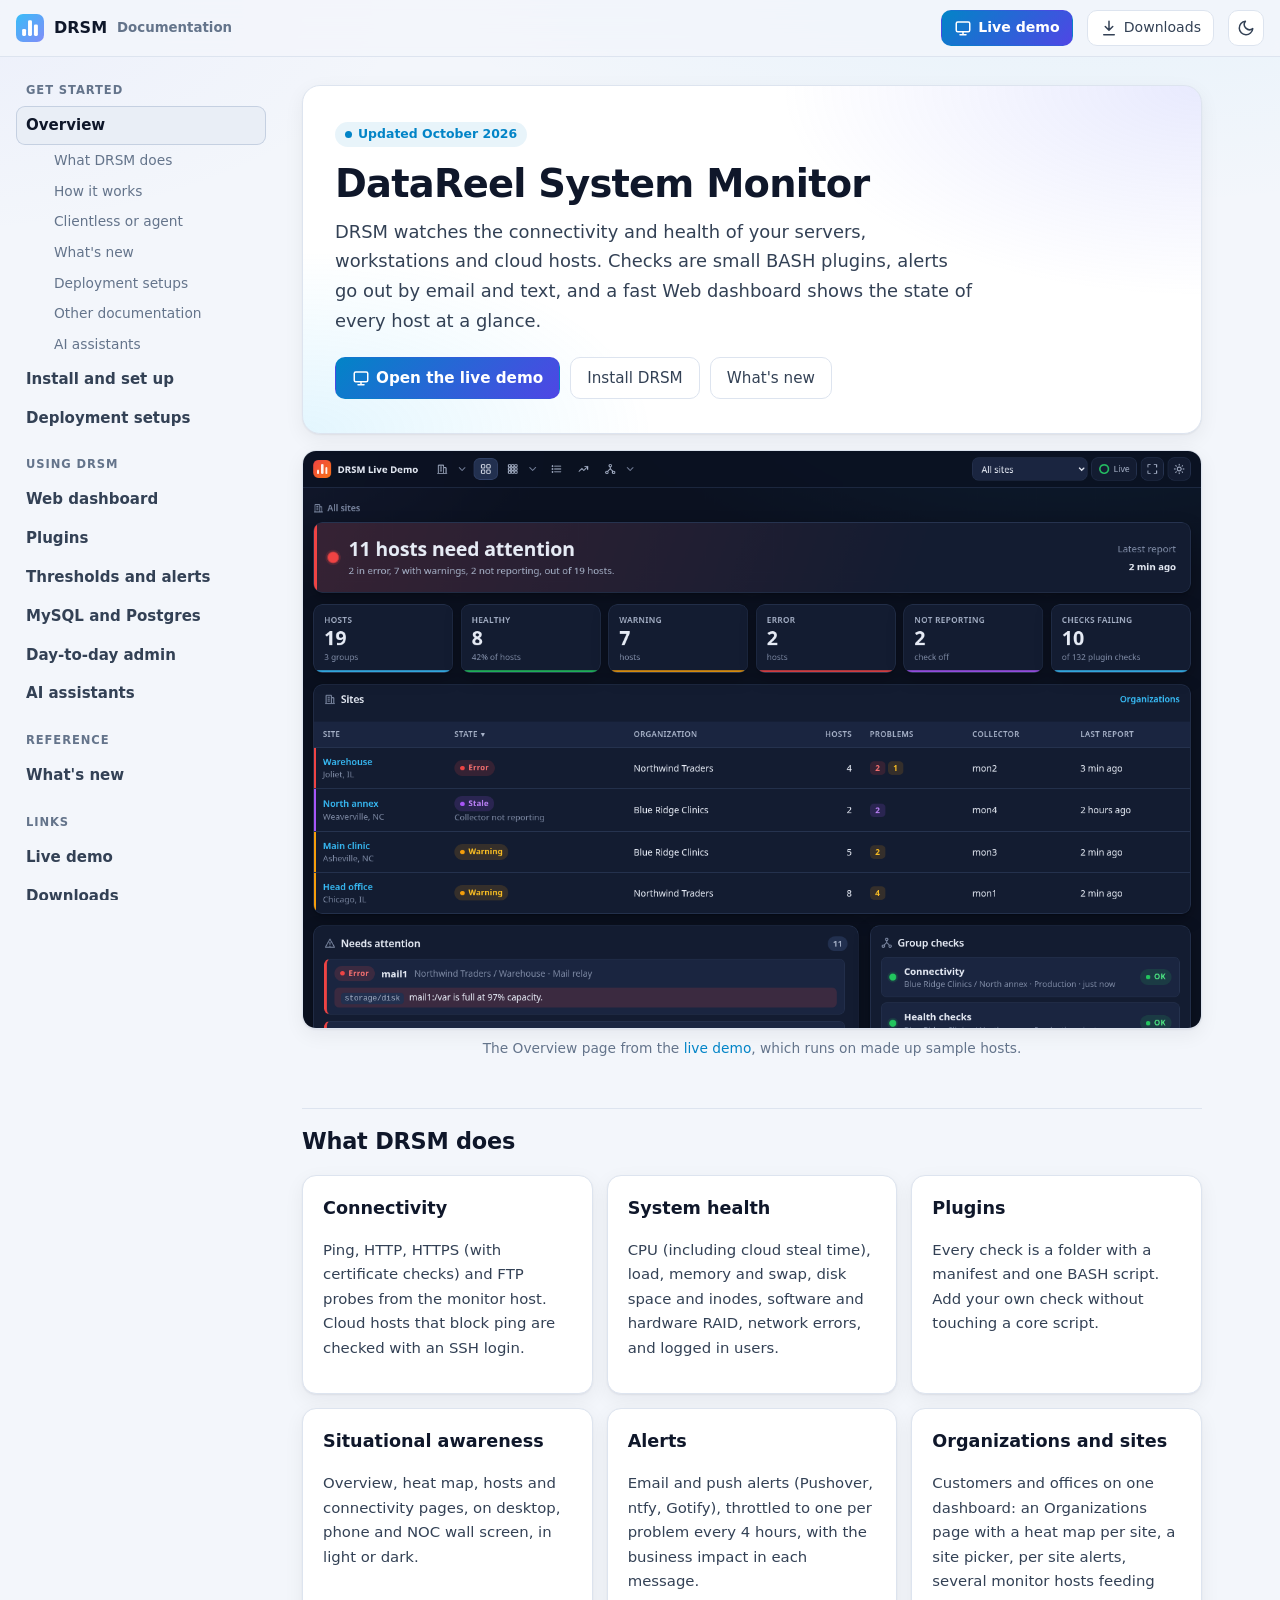
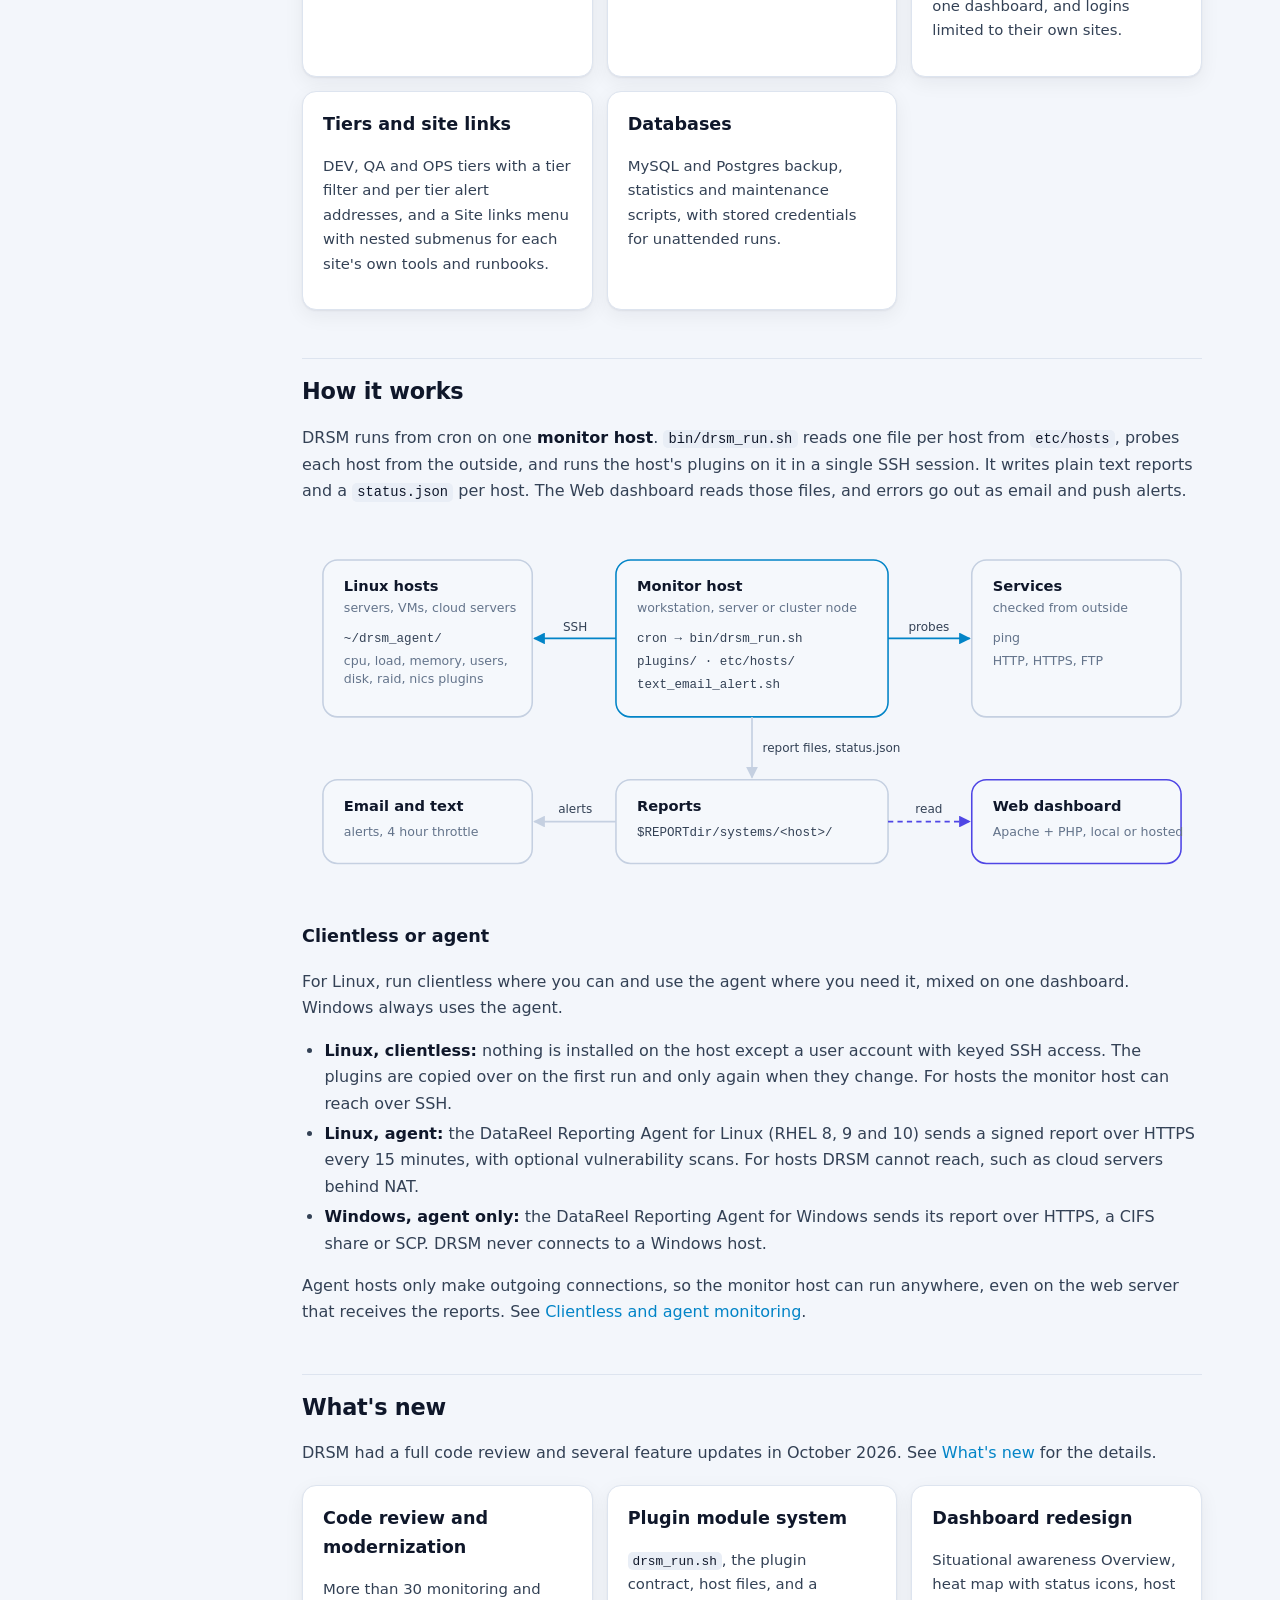
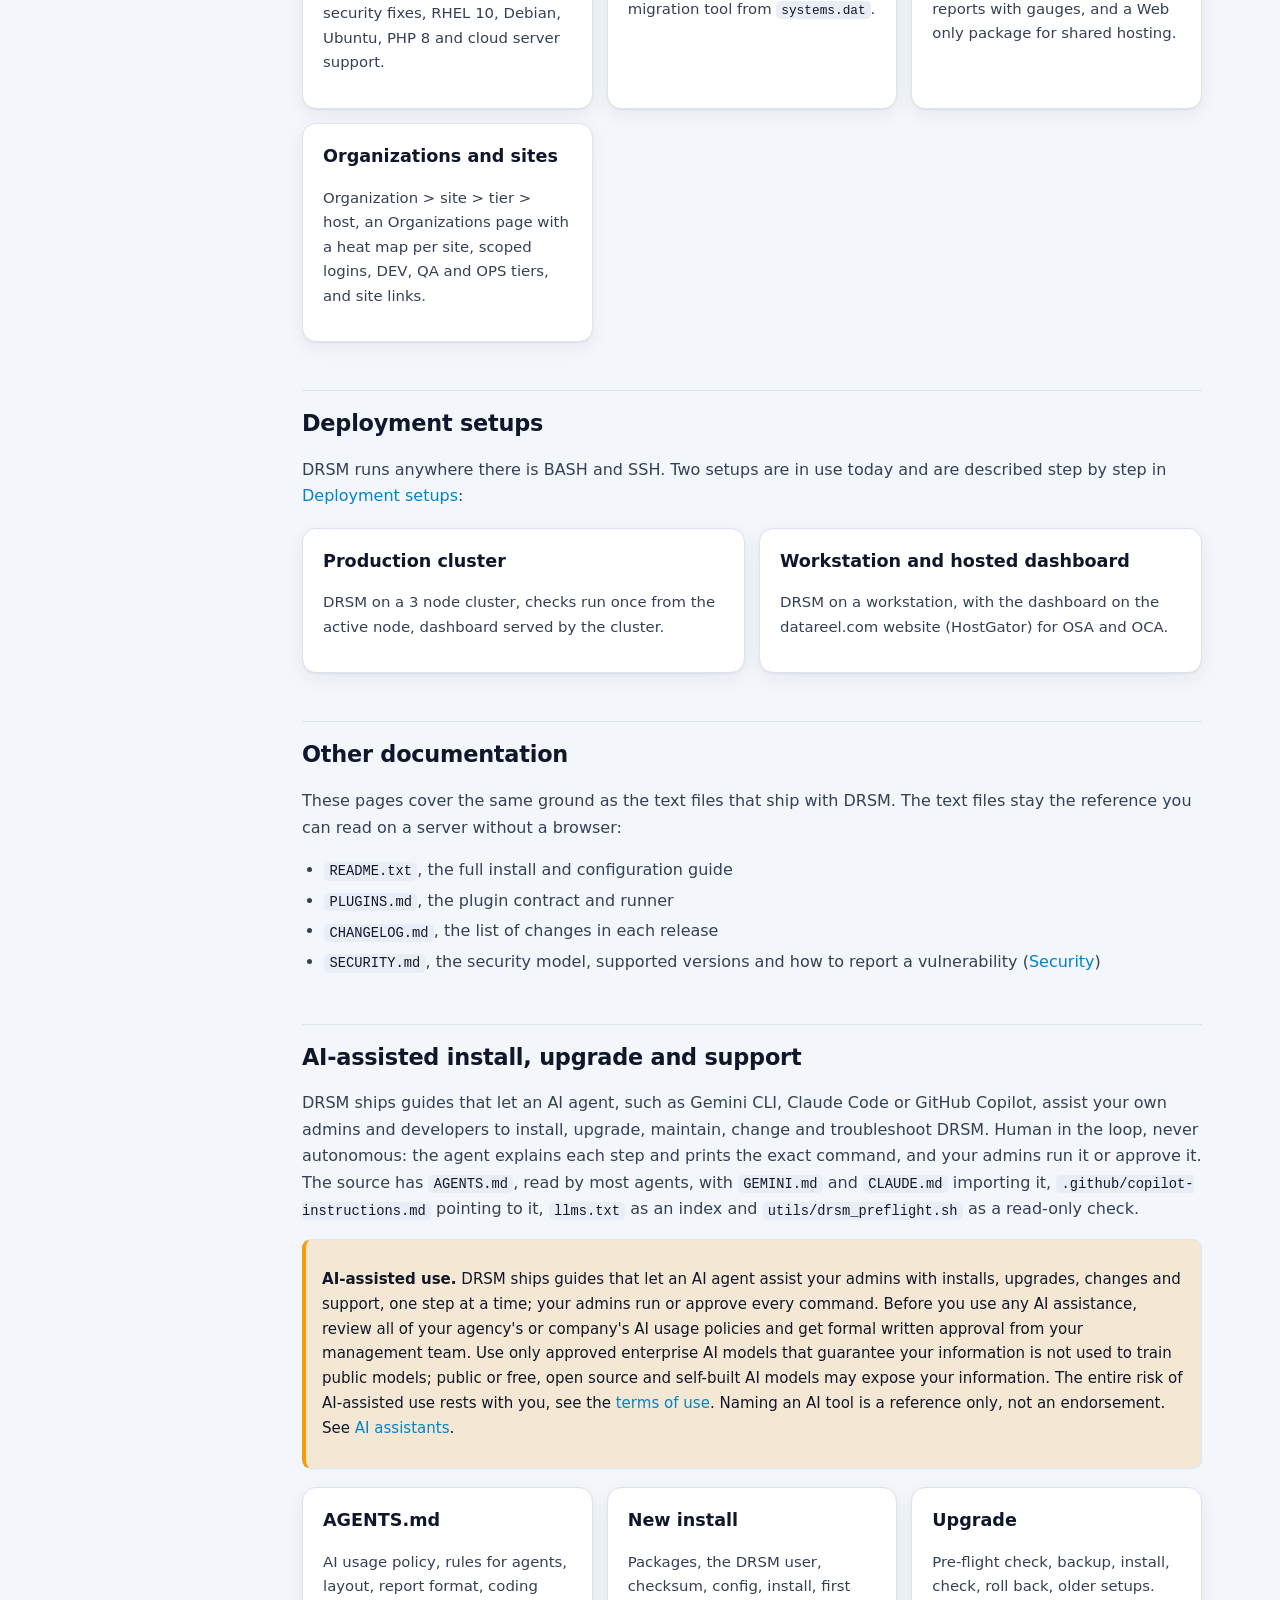
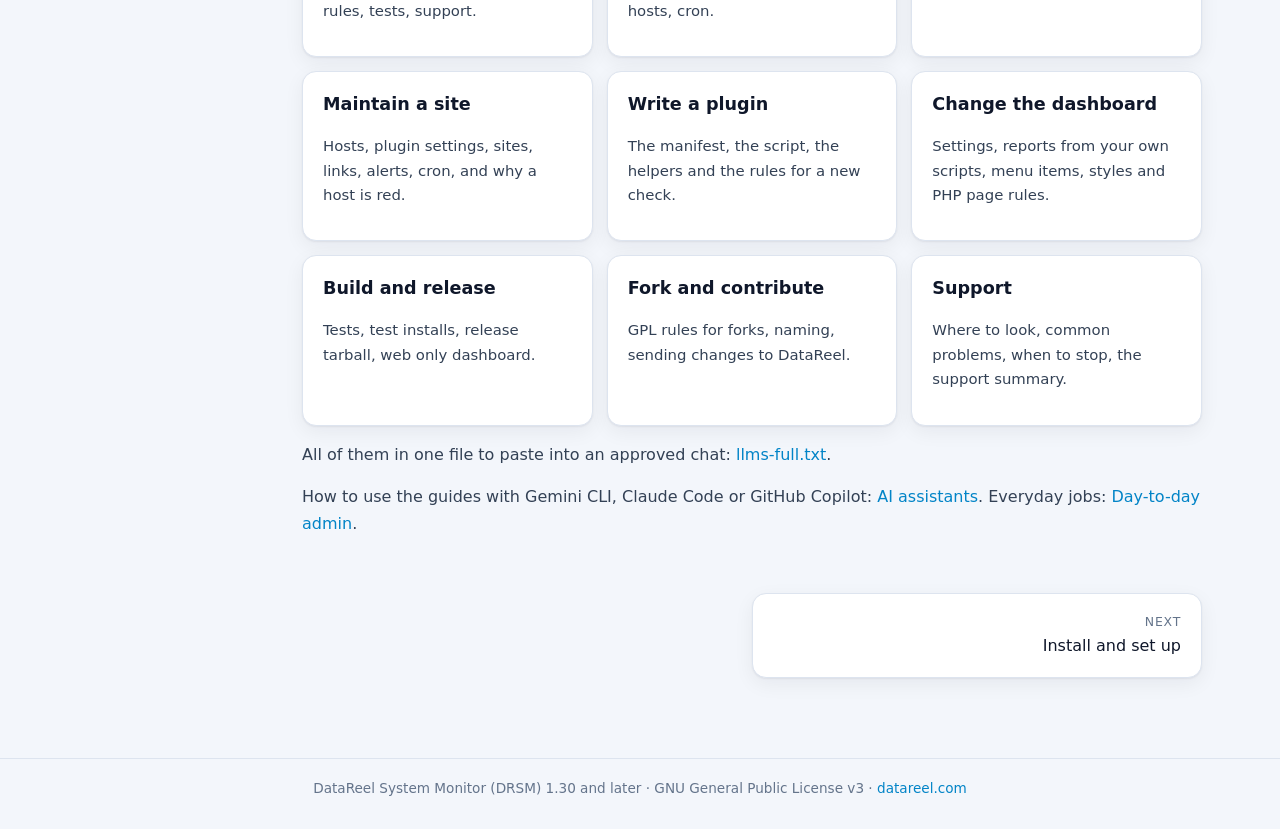
<file: docs/index.html>
<!DOCTYPE html>
<html lang="en">
<head>
<meta charset="utf-8">
<meta name="viewport" content="width=device-width, initial-scale=1">
<title>DRSM Documentation</title>
<meta name="description" content="DataReel System Monitor documentation: connectivity and health monitoring for servers, workstations and cloud hosts.">
<link rel="icon" href="images/logo.svg" type="image/svg+xml">
<link rel="stylesheet" href="docs.css">
<script src="docs.js"></script>
</head>
<body>
<a class="skip" href="#main">Skip to content</a>
<header class="topbar">
  <div class="topbar-inner">
    <button class="tool icon-only menu-btn" type="button" data-action="menu" aria-label="Menu" aria-expanded="false"><svg class="icon" viewBox="0 0 24 24" fill="none" stroke="currentColor" stroke-width="2" stroke-linecap="round" aria-hidden="true"><path d="M4 6h16M4 12h16M4 18h16"/></svg></button>
    <a class="brand" href="index.html"><img src="images/logo.svg" alt="">DRSM <small>Documentation</small></a>
    <span class="spacer"></span>
    <a class="tool primary" href="https://datareel.com/drsm/dashboard/"><svg class="icon" viewBox="0 0 24 24" fill="none" stroke="currentColor" stroke-width="2" stroke-linecap="round" stroke-linejoin="round" aria-hidden="true"><rect x="3" y="4" width="18" height="13" rx="2"/><path d="M8 21h8M12 17v4"/></svg><span>Live demo</span></a>
    <a class="tool hide-sm" href="https://datareel.com/downloads/drsm/"><svg class="icon" viewBox="0 0 24 24" fill="none" stroke="currentColor" stroke-width="2" stroke-linecap="round" stroke-linejoin="round" aria-hidden="true"><path d="M12 3v12M7 10l5 5 5-5M5 21h14"/></svg><span>Downloads</span></a>
    <button class="tool icon-only" type="button" data-action="theme" aria-label="Switch light or dark theme"><svg class="icon sun" viewBox="0 0 24 24" fill="none" stroke="currentColor" stroke-width="2" stroke-linecap="round" aria-hidden="true"><circle cx="12" cy="12" r="4"/><path d="M12 2v2M12 20v2M4.93 4.93l1.41 1.41M17.66 17.66l1.41 1.41M2 12h2M20 12h2M4.93 19.07l1.41-1.41M17.66 6.34l1.41-1.41"/></svg><svg class="icon moon" viewBox="0 0 24 24" fill="none" stroke="currentColor" stroke-width="2" stroke-linecap="round" stroke-linejoin="round" aria-hidden="true"><path d="M21 12.8A9 9 0 1 1 11.2 3a7 7 0 0 0 9.8 9.8z"/></svg></button>
  </div>
</header>
<div class="layout">
  <nav class="sidebar" aria-label="Documentation">
    <h4>Get started</h4><a href="index.html" class="active" aria-current="page">Overview</a><div class="toc"><a href="#what">What DRSM does</a><a href="#how">How it works</a><a href="#modes">Clientless or agent</a><a href="#new">What's new</a><a href="#setups">Deployment setups</a><a href="#docs">Other documentation</a><a href="#ai">AI assistants</a></div><a href="install.html">Install and set up</a><a href="deployment.html">Deployment setups</a><h4>Using DRSM</h4><a href="dashboard.html">Web dashboard</a><a href="plugins.html">Plugins</a><a href="alerts.html">Thresholds and alerts</a><a href="databases.html">MySQL and Postgres</a><a href="admin.html">Day-to-day admin</a><a href="ai-assistants.html">AI assistants</a><h4>Reference</h4><a href="changelog.html">What's new</a><h4>Links</h4><a href="https://datareel.com/drsm/dashboard/">Live demo</a><a href="https://datareel.com/downloads/drsm/">Downloads</a><a href="https://datareel.com/contact.php">Report an issue</a>
  </nav>
  <main class="content" id="main">
<section class="hero">
  <span class="badge new">Updated October 2026</span>
  <h1 style="margin-top:14px">DataReel System Monitor</h1>
  <p class="lead">DRSM watches the connectivity and health of your servers, workstations and cloud hosts. Checks are small BASH plugins, alerts go out by email and text, and a fast Web dashboard shows the state of every host at a glance.</p>
  <div class="actions">
    <a class="tool primary" href="https://datareel.com/drsm/dashboard/"><svg class="icon" viewBox="0 0 24 24" fill="none" stroke="currentColor" stroke-width="2" stroke-linecap="round" stroke-linejoin="round" aria-hidden="true"><rect x="3" y="4" width="18" height="13" rx="2"/><path d="M8 21h8M12 17v4"/></svg><span>Open the live demo</span></a>
    <a class="tool" href="install.html">Install DRSM</a>
    <a class="tool" href="changelog.html">What's new</a>
  </div>
</section>

<figure>
  <img src="images/overview.png" width="1400" height="900" alt="The DRSM Overview page for all sites: a red banner saying 11 hosts need attention, counts of healthy, warning, error and not reporting hosts, a table of sites, a Needs attention list and group checks.">
  <figcaption>The Overview page from the <a href="https://datareel.com/drsm/dashboard/">live demo</a>, which runs on made up sample hosts.</figcaption>
</figure>

<h2 id="what">What DRSM does</h2>
<div class="grid">
  <div class="card"><h3>Connectivity</h3><p>Ping, HTTP, HTTPS (with certificate checks) and FTP probes from the monitor host. Cloud hosts that block ping are checked with an SSH login.</p></div>
  <div class="card"><h3>System health</h3><p>CPU (including cloud steal time), load, memory and swap, disk space and inodes, software and hardware RAID, network errors, and logged in users.</p></div>
  <div class="card"><h3>Plugins</h3><p>Every check is a folder with a manifest and one BASH script. Add your own check without touching a core script.</p></div>
  <div class="card"><h3>Situational awareness</h3><p>Overview, heat map, hosts and connectivity pages, on desktop, phone and NOC wall screen, in light or dark.</p></div>
  <div class="card"><h3>Alerts</h3><p>Email and push alerts (Pushover, ntfy, Gotify), throttled to one per problem every 4 hours, with the business impact in each message.</p></div>
  <div class="card"><h3>Organizations and sites</h3><p>Customers and offices on one dashboard: an Organizations page with a heat map per site, a site picker, per site alerts, several monitor hosts feeding one dashboard, and logins limited to their own sites.</p></div>
  <div class="card"><h3>Tiers and site links</h3><p>DEV, QA and OPS tiers with a tier filter and per tier alert addresses, and a Site links menu with nested submenus for each site's own tools and runbooks.</p></div>
  <div class="card"><h3>Databases</h3><p>MySQL and Postgres backup, statistics and maintenance scripts, with stored credentials for unattended runs.</p></div>
</div>

<h2 id="how">How it works</h2>
<p>DRSM runs from cron on one <strong>monitor host</strong>. <code>bin/drsm_run.sh</code> reads one file per host from <code>etc/hosts</code>, probes each host from the outside, and runs the host's plugins on it in a single SSH session. It writes plain text reports and a <code>status.json</code> per host. The Web dashboard reads those files, and errors go out as email and push alerts.</p>

<svg class="diagram" viewBox="0 0 860 330" role="img" aria-labelledby="dg-t">
<title id="dg-t">How DRSM works: the monitor host runs drsm_run.sh from cron, probes hosts from outside, runs plugins on hosts over SSH, and writes reports that the Web dashboard reads.</title>
<defs>
  <marker id="a1" viewBox="0 0 10 10" refX="9" refY="5" markerWidth="7" markerHeight="7" orient="auto-start-reverse"><path class="ah" d="M0 0L10 5L0 10z"/></marker>
  <marker id="a2" viewBox="0 0 10 10" refX="9" refY="5" markerWidth="7" markerHeight="7" orient="auto-start-reverse"><path class="ah hi" d="M0 0L10 5L0 10z"/></marker>
  <marker id="a3" viewBox="0 0 10 10" refX="9" refY="5" markerWidth="7" markerHeight="7" orient="auto-start-reverse"><path class="ah alt" d="M0 0L10 5L0 10z"/></marker>
</defs>
<rect class="box hi" x="300" y="20" width="260" height="150" rx="14"/>
<text class="t" x="320" y="50">Monitor host</text>
<text class="s" x="320" y="70">workstation, server or cluster node</text>
<text class="m" x="320" y="98">cron &#8594; bin/drsm_run.sh</text>
<text class="m" x="320" y="120">plugins/ &#183; etc/hosts/</text>
<text class="m" x="320" y="142">text_email_alert.sh</text>

<rect class="box" x="20" y="20" width="200" height="150" rx="14"/>
<text class="t" x="40" y="50">Linux hosts</text>
<text class="s" x="40" y="70">servers, VMs, cloud servers</text>
<text class="m" x="40" y="98">~/drsm_agent/</text>
<text class="s" x="40" y="120">cpu, load, memory, users,</text>
<text class="s" x="40" y="138">disk, raid, nics plugins</text>

<rect class="box" x="640" y="20" width="200" height="150" rx="14"/>
<text class="t" x="660" y="50">Services</text>
<text class="s" x="660" y="70">checked from outside</text>
<text class="s" x="660" y="98">ping</text>
<text class="s" x="660" y="120">HTTP, HTTPS, FTP</text>

<rect class="box" x="300" y="230" width="260" height="80" rx="14"/>
<text class="t" x="320" y="260">Reports</text>
<text class="m" x="320" y="284">$REPORTdir/systems/&lt;host&gt;/</text>

<rect class="box alt" x="640" y="230" width="200" height="80" rx="14"/>
<text class="t" x="660" y="260">Web dashboard</text>
<text class="s" x="660" y="284">Apache + PHP, local or hosted</text>

<rect class="box" x="20" y="230" width="200" height="80" rx="14"/>
<text class="t" x="40" y="260">Email and text</text>
<text class="s" x="40" y="284">alerts, 4 hour throttle</text>

<path class="ln hi" d="M300 95H222" marker-end="url(#a2)"/>
<text class="lbl" x="261" y="88" text-anchor="middle">SSH</text>
<path class="ln hi" d="M560 95H638" marker-end="url(#a2)"/>
<text class="lbl" x="599" y="88" text-anchor="middle">probes</text>
<path class="ln" d="M430 170V228" marker-end="url(#a1)"/>
<text class="lbl" x="440" y="204">report files, status.json</text>
<path class="ln alt" d="M560 270H638" marker-end="url(#a3)"/>
<text class="lbl" x="599" y="262" text-anchor="middle">read</text>
<path class="ln" d="M300 270H222" marker-end="url(#a1)"/>
<text class="lbl" x="261" y="262" text-anchor="middle">alerts</text>
</svg>

<h3 id="modes">Clientless or agent</h3>
<p>For Linux, run clientless where you can and use the agent where you need it, mixed on one dashboard. Windows always uses the agent.</p>
<ul>
<li><strong>Linux, clientless:</strong> nothing is installed on the host except a user account with keyed SSH access. The plugins are copied over on the first run and only again when they change. For hosts the monitor host can reach over SSH.</li>
<li><strong>Linux, agent:</strong> the DataReel Reporting Agent for Linux (RHEL 8, 9 and 10) sends a signed report over HTTPS every 15 minutes, with optional vulnerability scans. For hosts DRSM cannot reach, such as cloud servers behind NAT.</li>
<li><strong>Windows, agent only:</strong> the DataReel Reporting Agent for Windows sends its report over HTTPS, a CIFS share or SCP. DRSM never connects to a Windows host.</li>
</ul>
<p>Agent hosts only make outgoing connections, so the monitor host can run anywhere, even on the web server that receives the reports. See <a href="plugins.html#modes">Clientless and agent monitoring</a>.</p>

<h2 id="new">What's new</h2>
<p>DRSM had a full code review and several feature updates in October 2026. See <a href="changelog.html">What's new</a> for the details.</p>
<div class="grid">
  <a class="card" href="changelog.html#v130"><h3>Code review and modernization</h3><p>More than 30 monitoring and security fixes, RHEL 10, Debian, Ubuntu, PHP 8 and cloud server support.</p></a>
  <a class="card" href="plugins.html"><h3>Plugin module system</h3><p><code>drsm_run.sh</code>, the plugin contract, host files, and a migration tool from <code>systems.dat</code>.</p></a>
  <a class="card" href="dashboard.html"><h3>Dashboard redesign</h3><p>Situational awareness Overview, heat map with status icons, host reports with gauges, and a Web only package for shared hosting.</p></a>
  <a class="card" href="plugins.html#sites"><h3>Organizations and sites</h3><p>Organization &gt; site &gt; tier &gt; host, an Organizations page with a heat map per site, scoped logins, DEV, QA and OPS tiers, and site links.</p></a>
</div>

<h2 id="setups">Deployment setups</h2>
<p>DRSM runs anywhere there is BASH and SSH. Two setups are in use today and are described step by step in <a href="deployment.html">Deployment setups</a>:</p>
<div class="grid">
  <a class="card" href="deployment.html#cluster"><h3>Production cluster</h3><p>DRSM on a 3 node cluster, checks run once from the active node, dashboard served by the cluster.</p></a>
  <a class="card" href="deployment.html#workstation"><h3>Workstation and hosted dashboard</h3><p>DRSM on a workstation, with the dashboard on the datareel.com website (HostGator) for OSA and OCA.</p></a>
</div>

<h2 id="docs">Other documentation</h2>
<p>These pages cover the same ground as the text files that ship with DRSM. The text files stay the reference you can read on a server without a browser:</p>
<ul>
  <li><code>README.txt</code>, the full install and configuration guide</li>
  <li><code>PLUGINS.md</code>, the plugin contract and runner</li>
  <li><code>CHANGELOG.md</code>, the list of changes in each release</li>
  <li><code>SECURITY.md</code>, the security model, supported versions and how to report a vulnerability (<a href="admin.html#security">Security</a>)</li>
</ul>

<h2 id="ai">AI-assisted install, upgrade and support</h2>
<p>DRSM ships guides that let an AI agent, such as Gemini CLI, Claude Code or GitHub Copilot, assist your own admins and developers to install, upgrade, maintain, change and troubleshoot DRSM. Human in the loop, never autonomous: the agent explains each step and prints the exact command, and your admins run it or approve it. The source has <code>AGENTS.md</code>, read by most agents, with <code>GEMINI.md</code> and <code>CLAUDE.md</code> importing it, <code>.github/copilot-instructions.md</code> pointing to it, <code>llms.txt</code> as an index and <code>utils/drsm_preflight.sh</code> as a read-only check.</p>
<div class="callout warn" id="ai-use">
<p><strong>AI-assisted use.</strong> DRSM ships guides that let an AI agent assist your admins with installs, upgrades, changes and support, one step at a time; your admins run or approve every command. Before you use any AI assistance, review all of your agency's or company's AI usage policies and get formal written approval from your management team. Use only approved enterprise AI models that guarantee your information is not used to train public models; public or free, open source and self-built AI models may expose your information. The entire risk of AI-assisted use rests with you, see the <a href="https://datareel.com/terms.php#ai-assisted">terms of use</a>. Naming an AI tool is a reference only, not an endorsement. See <a href="ai-assistants.html">AI assistants</a>.</p>
</div>
<div class="grid">
  <a class="card" href="ai/AGENTS.md"><h3>AGENTS.md</h3><p>AI usage policy, rules for agents, layout, report format, coding rules, tests, support.</p></a>
  <a class="card" href="ai/new-install.md"><h3>New install</h3><p>Packages, the DRSM user, checksum, config, install, first hosts, cron.</p></a>
  <a class="card" href="ai/upgrade.md"><h3>Upgrade</h3><p>Pre-flight check, backup, install, check, roll back, older setups.</p></a>
  <a class="card" href="ai/maintain-a-site.md"><h3>Maintain a site</h3><p>Hosts, plugin settings, sites, links, alerts, cron, and why a host is red.</p></a>
  <a class="card" href="ai/write-a-plugin.md"><h3>Write a plugin</h3><p>The manifest, the script, the helpers and the rules for a new check.</p></a>
  <a class="card" href="ai/change-the-dashboard.md"><h3>Change the dashboard</h3><p>Settings, reports from your own scripts, menu items, styles and PHP page rules.</p></a>
  <a class="card" href="ai/build-and-release.md"><h3>Build and release</h3><p>Tests, test installs, release tarball, web only dashboard.</p></a>
  <a class="card" href="ai/fork-and-contribute.md"><h3>Fork and contribute</h3><p>GPL rules for forks, naming, sending changes to DataReel.</p></a>
  <a class="card" href="ai/support.md"><h3>Support</h3><p>Where to look, common problems, when to stop, the support summary.</p></a>
</div>
<p>All of them in one file to paste into an approved chat: <a href="ai/llms-full.txt">llms-full.txt</a>.</p>
<p>How to use the guides with Gemini CLI, Claude Code or GitHub Copilot: <a href="ai-assistants.html">AI assistants</a>. Everyday jobs: <a href="admin.html">Day-to-day admin</a>.</p>
<nav class="pager" aria-label="Previous and next page"><a class="card next" href="install.html"><small>Next</small>Install and set up</a></nav>
  </main>
</div>
<footer class="foot">DataReel System Monitor (DRSM) 1.30 and later &middot; GNU General Public License v3 &middot; <a href="https://datareel.com/info_drsm.php">datareel.com</a></footer>
</body>
</html>
</file>
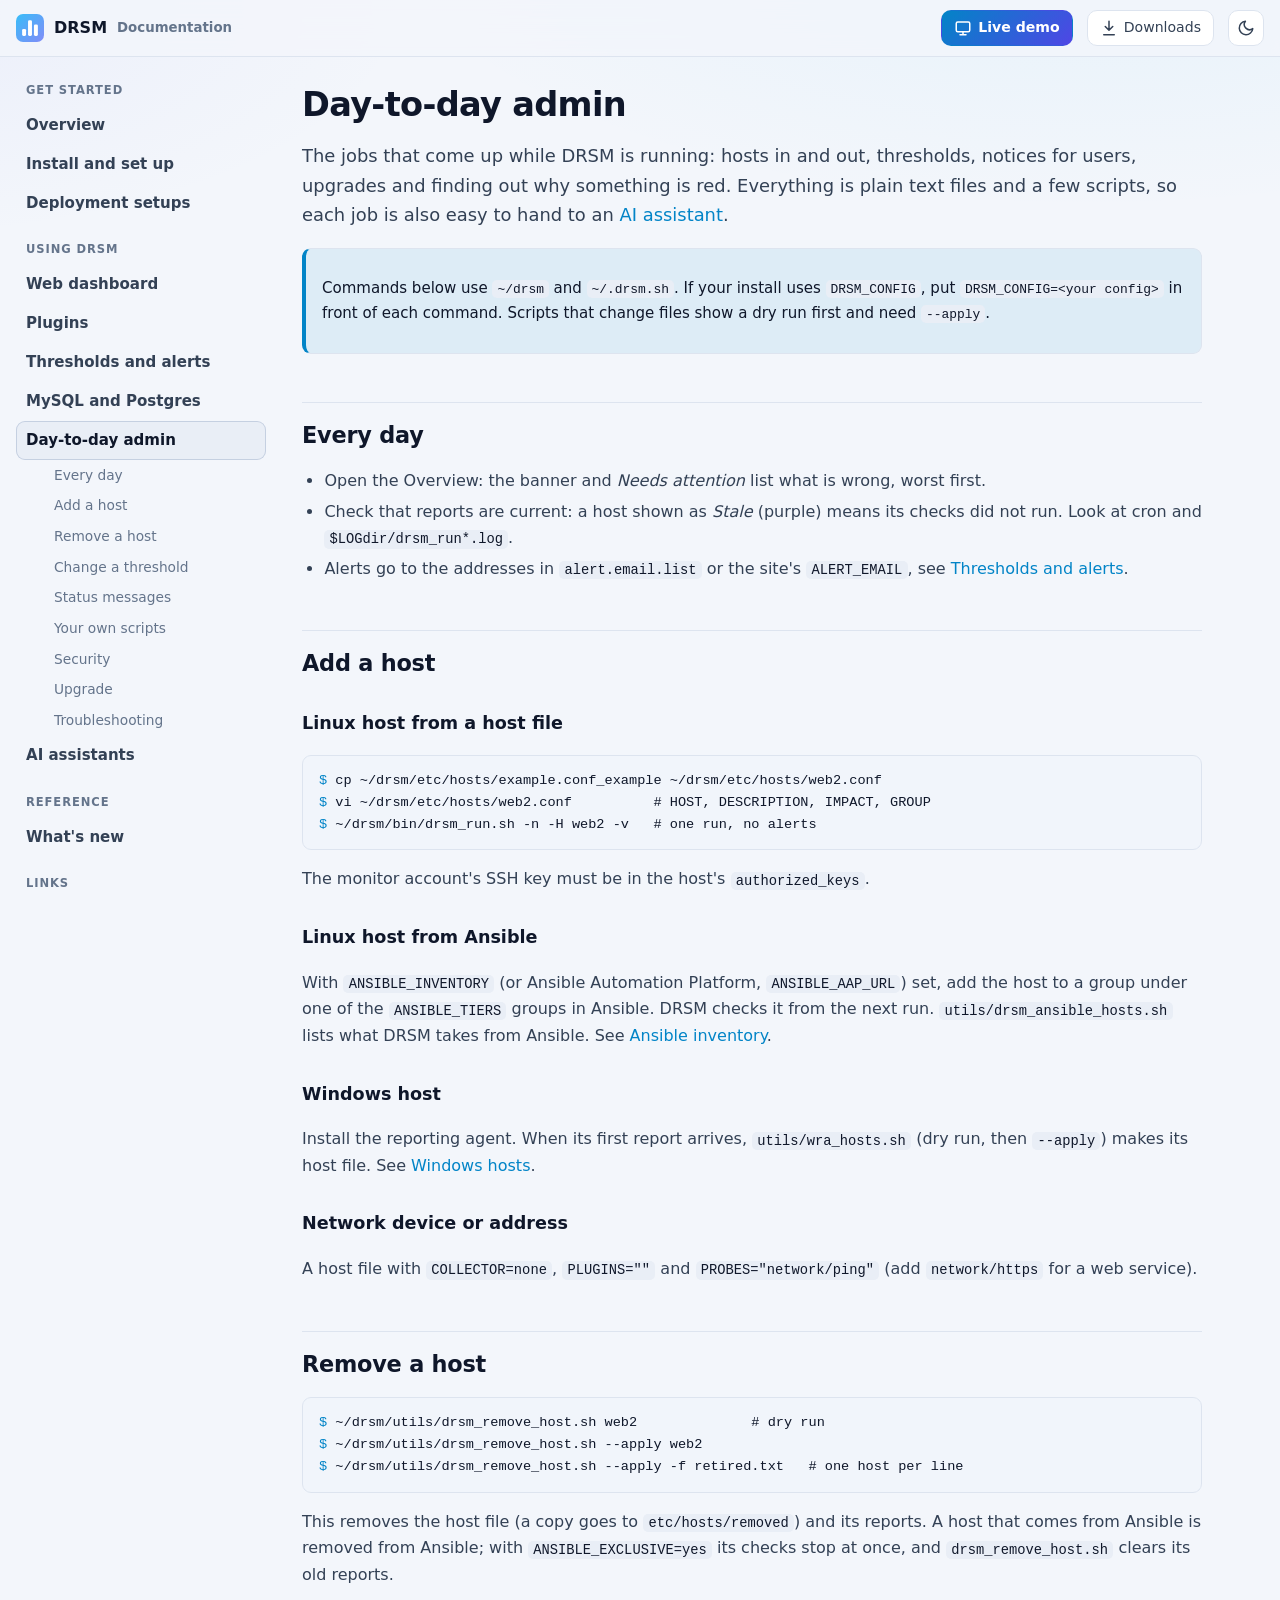
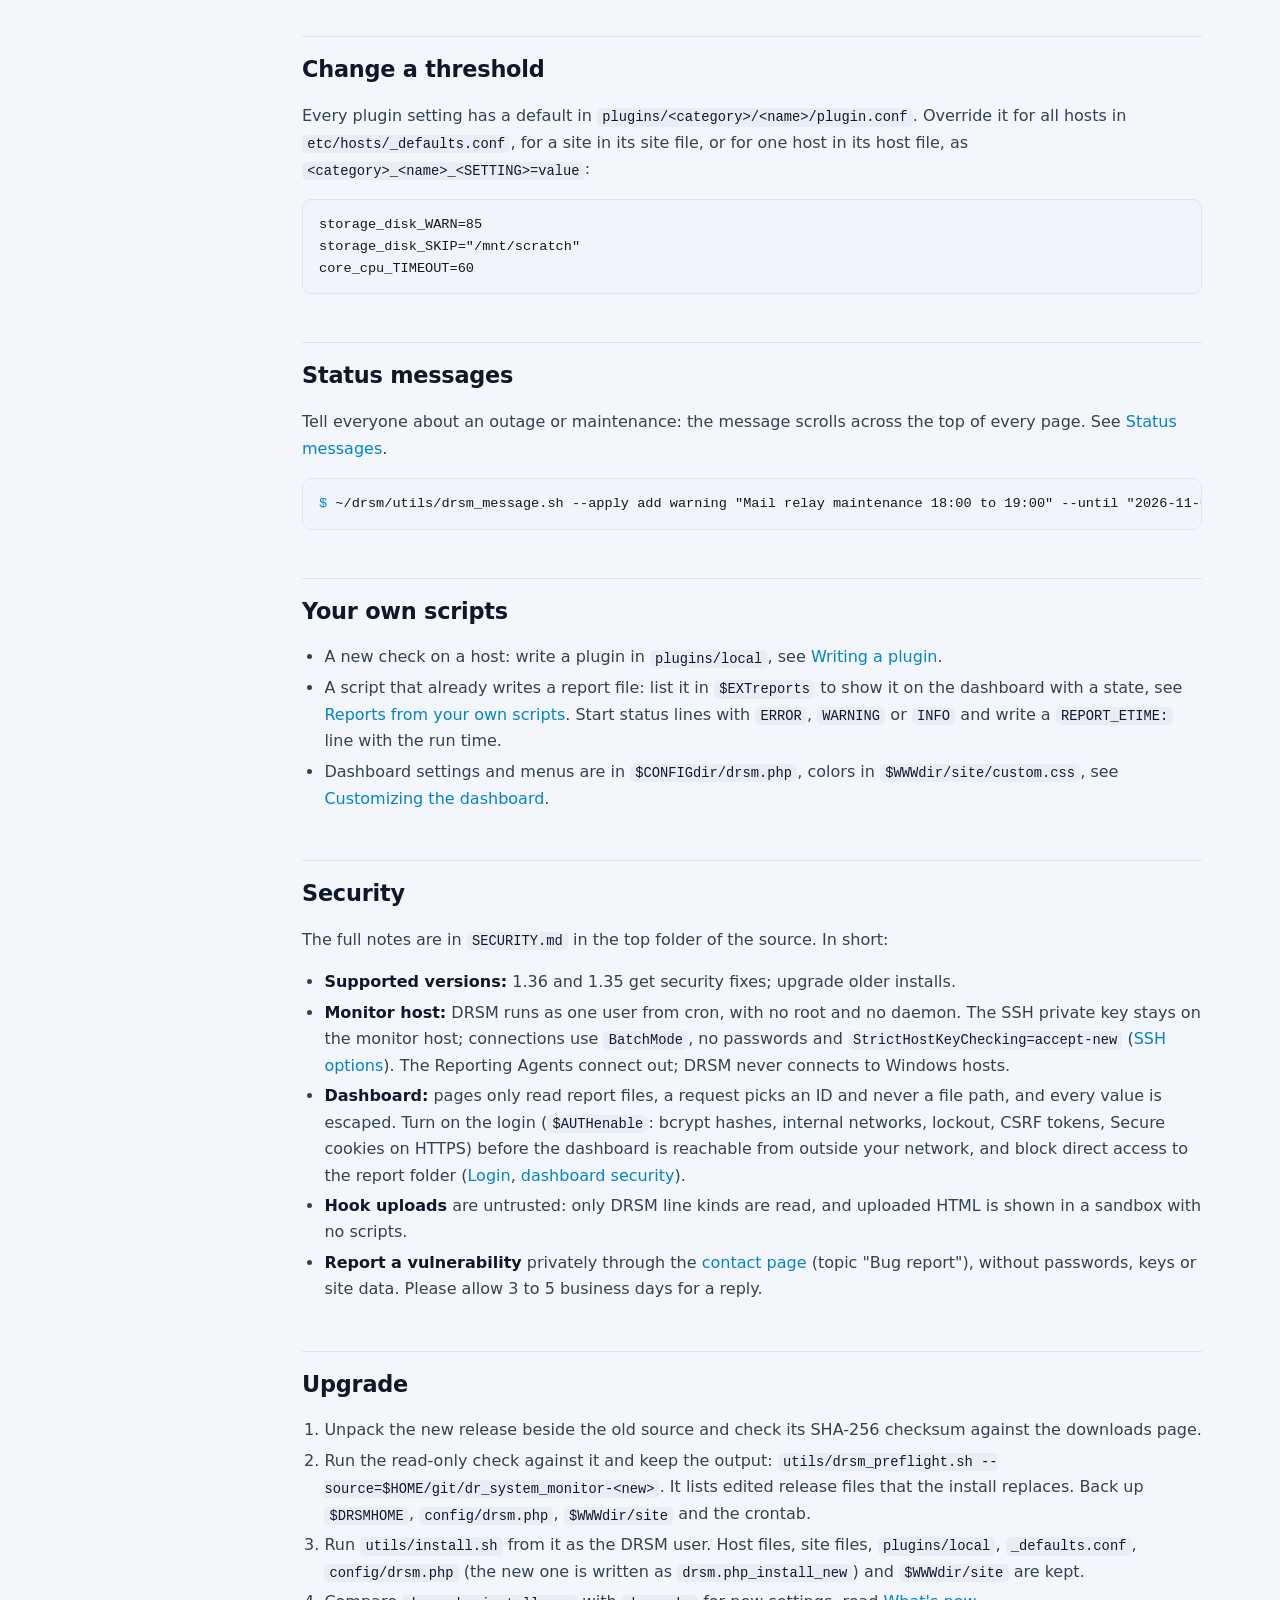
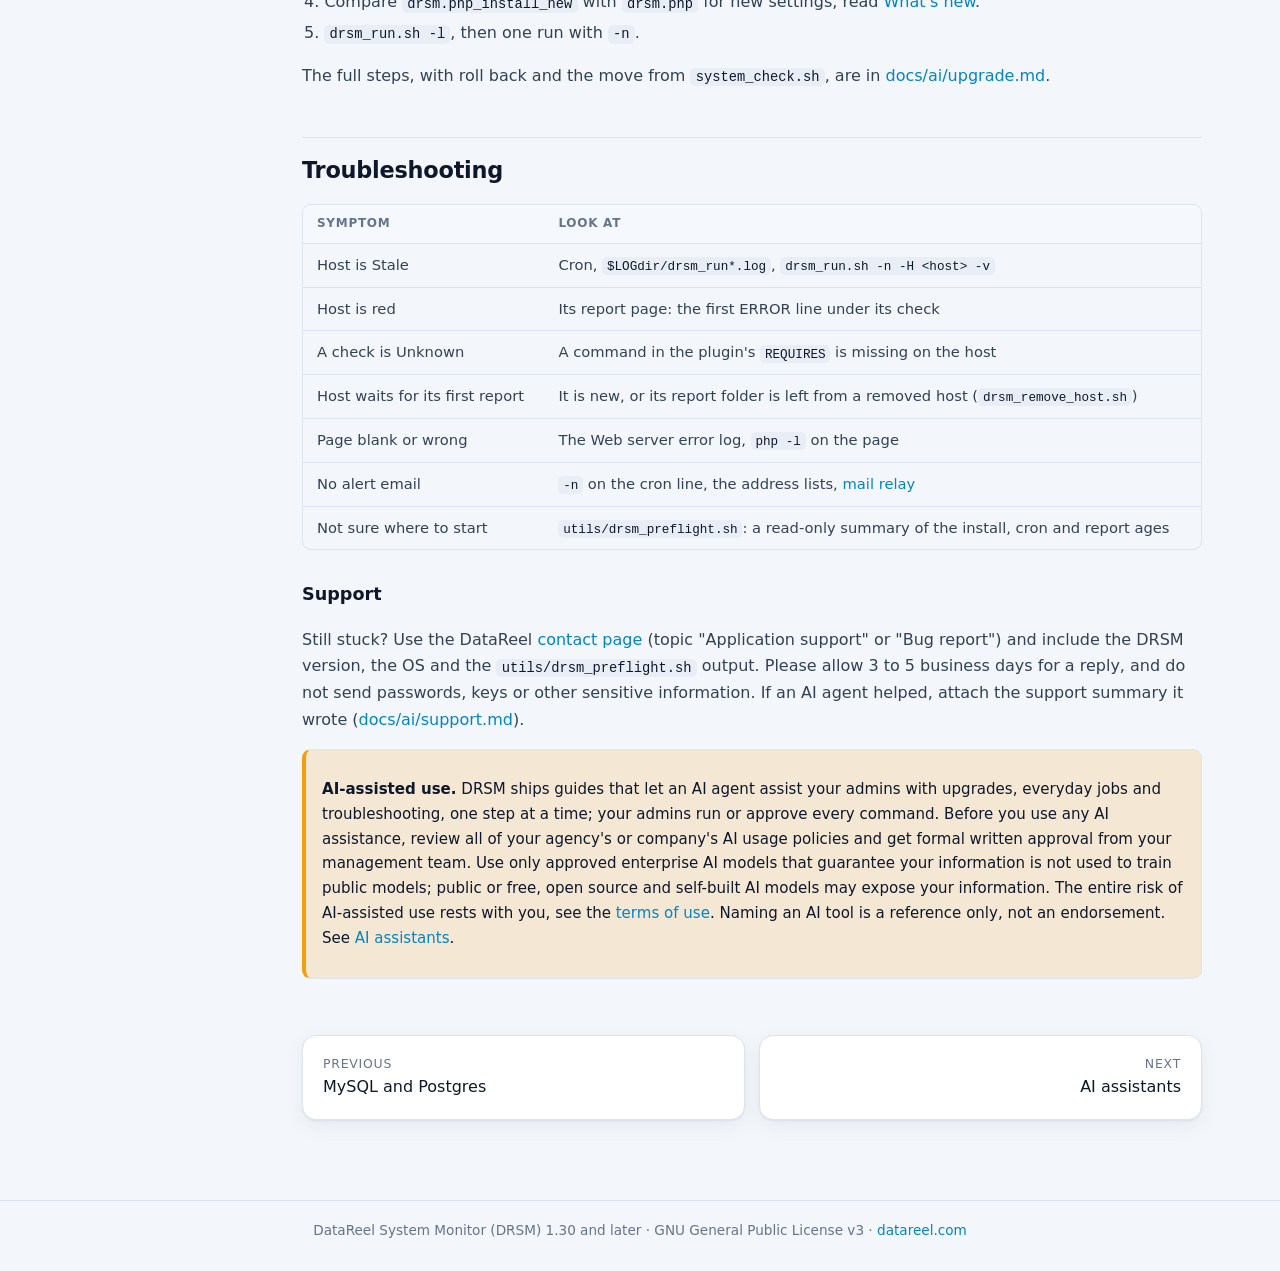
<file: docs/admin.html>
<!DOCTYPE html>
<html lang="en">
<head>
<meta charset="utf-8">
<meta name="viewport" content="width=device-width, initial-scale=1">
<title>Day-to-day admin | DRSM Documentation</title>
<meta name="description" content="Add and remove hosts, change thresholds, post status messages, upgrade and troubleshoot a running DRSM.">
<link rel="icon" href="images/logo.svg" type="image/svg+xml">
<link rel="stylesheet" href="docs.css">
<script src="docs.js"></script>
</head>
<body>
<a class="skip" href="#main">Skip to content</a>
<header class="topbar">
  <div class="topbar-inner">
    <button class="tool icon-only menu-btn" type="button" data-action="menu" aria-label="Menu" aria-expanded="false"><svg class="icon" viewBox="0 0 24 24" fill="none" stroke="currentColor" stroke-width="2" stroke-linecap="round" aria-hidden="true"><path d="M4 6h16M4 12h16M4 18h16"/></svg></button>
    <a class="brand" href="index.html"><img src="images/logo.svg" alt="">DRSM <small>Documentation</small></a>
    <span class="spacer"></span>
    <a class="tool primary" href="https://datareel.com/drsm/dashboard/"><svg class="icon" viewBox="0 0 24 24" fill="none" stroke="currentColor" stroke-width="2" stroke-linecap="round" stroke-linejoin="round" aria-hidden="true"><rect x="3" y="4" width="18" height="13" rx="2"/><path d="M8 21h8M12 17v4"/></svg><span>Live demo</span></a>
    <a class="tool hide-sm" href="https://datareel.com/downloads/drsm/"><svg class="icon" viewBox="0 0 24 24" fill="none" stroke="currentColor" stroke-width="2" stroke-linecap="round" stroke-linejoin="round" aria-hidden="true"><path d="M12 3v12M7 10l5 5 5-5M5 21h14"/></svg><span>Downloads</span></a>
    <button class="tool icon-only" type="button" data-action="theme" aria-label="Switch light or dark theme"><svg class="icon sun" viewBox="0 0 24 24" fill="none" stroke="currentColor" stroke-width="2" stroke-linecap="round" aria-hidden="true"><circle cx="12" cy="12" r="4"/><path d="M12 2v2M12 20v2M4.93 4.93l1.41 1.41M17.66 17.66l1.41 1.41M2 12h2M20 12h2M4.93 19.07l1.41-1.41M17.66 6.34l1.41-1.41"/></svg><svg class="icon moon" viewBox="0 0 24 24" fill="none" stroke="currentColor" stroke-width="2" stroke-linecap="round" stroke-linejoin="round" aria-hidden="true"><path d="M21 12.8A9 9 0 1 1 11.2 3a7 7 0 0 0 9.8 9.8z"/></svg></button>
  </div>
</header>
<div class="layout">
  <nav class="sidebar" aria-label="Documentation">

    <h4>Get started</h4><a href="index.html">Overview</a><a href="install.html">Install and set up</a><a href="deployment.html">Deployment setups</a><h4>Using DRSM</h4><a href="dashboard.html">Web dashboard</a><a href="plugins.html">Plugins</a><a href="alerts.html">Thresholds and alerts</a><a href="databases.html">MySQL and Postgres</a><a href="admin.html" class="active" aria-current="page">Day-to-day admin</a><div class="toc"><a href="#daily">Every day</a><a href="#add">Add a host</a><a href="#remove">Remove a host</a><a href="#levels">Change a threshold</a><a href="#messages">Status messages</a><a href="#scripts">Your own scripts</a><a href="#security">Security</a><a href="#upgrade">Upgrade</a><a href="#trouble">Troubleshooting</a></div><a href="ai-assistants.html">AI assistants</a><h4>Reference</h4><a href="changelog.html">What's new</a><h4>Links</h4><a href="https://datareel.com/drsm/dashboard/">Live demo</a><a href="https://datareel.com/downloads/drsm/">Downloads</a><a href="https://datareel.com/contact.php">Report an issue</a>
  
  </nav>
  <main class="content" id="main">
<h1>Day-to-day admin</h1>
<p class="lead">The jobs that come up while DRSM is running: hosts in and out, thresholds, notices for users, upgrades and finding out why something is red. Everything is plain text files and a few scripts, so each job is also easy to hand to an <a href="ai-assistants.html">AI assistant</a>.</p>
<div class="callout"><p>Commands below use <code>~/drsm</code> and <code>~/.drsm.sh</code>. If your install uses <code>DRSM_CONFIG</code>, put <code>DRSM_CONFIG=&lt;your config&gt;</code> in front of each command. Scripts that change files show a dry run first and need <code>--apply</code>.</p></div>

<h2 id="daily">Every day</h2>
<ul>
<li>Open the Overview: the banner and <em>Needs attention</em> list what is wrong, worst first.</li>
<li>Check that reports are current: a host shown as <em>Stale</em> (purple) means its checks did not run. Look at cron and <code>$LOGdir/drsm_run*.log</code>.</li>
<li>Alerts go to the addresses in <code>alert.email.list</code> or the site's <code>ALERT_EMAIL</code>, see <a href="alerts.html">Thresholds and alerts</a>.</li>
</ul>

<h2 id="add">Add a host</h2>
<h3>Linux host from a host file</h3>
<pre><code><span class="p">$ </span>cp ~/drsm/etc/hosts/example.conf_example ~/drsm/etc/hosts/web2.conf
<span class="p">$ </span>vi ~/drsm/etc/hosts/web2.conf          # HOST, DESCRIPTION, IMPACT, GROUP
<span class="p">$ </span>~/drsm/bin/drsm_run.sh -n -H web2 -v   # one run, no alerts</code></pre>
<p>The monitor account's SSH key must be in the host's <code>authorized_keys</code>.</p>
<h3>Linux host from Ansible</h3>
<p>With <code>ANSIBLE_INVENTORY</code> (or Ansible Automation Platform, <code>ANSIBLE_AAP_URL</code>) set, add the host to a group under one of the <code>ANSIBLE_TIERS</code> groups in Ansible. DRSM checks it from the next run. <code>utils/drsm_ansible_hosts.sh</code> lists what DRSM takes from Ansible. See <a href="plugins.html#ansible">Ansible inventory</a>.</p>
<h3>Windows host</h3>
<p>Install the reporting agent. When its first report arrives, <code>utils/wra_hosts.sh</code> (dry run, then <code>--apply</code>) makes its host file. See <a href="plugins.html#windows">Windows hosts</a>.</p>
<h3>Network device or address</h3>
<p>A host file with <code>COLLECTOR=none</code>, <code>PLUGINS=""</code> and <code>PROBES="network/ping"</code> (add <code>network/https</code> for a web service).</p>

<h2 id="remove">Remove a host</h2>
<pre><code><span class="p">$ </span>~/drsm/utils/drsm_remove_host.sh web2              # dry run
<span class="p">$ </span>~/drsm/utils/drsm_remove_host.sh --apply web2
<span class="p">$ </span>~/drsm/utils/drsm_remove_host.sh --apply -f retired.txt   # one host per line</code></pre>
<p>This removes the host file (a copy goes to <code>etc/hosts/removed</code>) and its reports. A host that comes from Ansible is removed from Ansible; with <code>ANSIBLE_EXCLUSIVE=yes</code> its checks stop at once, and <code>drsm_remove_host.sh</code> clears its old reports.</p>

<h2 id="levels">Change a threshold</h2>
<p>Every plugin setting has a default in <code>plugins/&lt;category&gt;/&lt;name&gt;/plugin.conf</code>. Override it for all hosts in <code>etc/hosts/_defaults.conf</code>, for a site in its site file, or for one host in its host file, as <code>&lt;category&gt;_&lt;name&gt;_&lt;SETTING&gt;=value</code>:</p>
<pre><code>storage_disk_WARN=85
storage_disk_SKIP="/mnt/scratch"
core_cpu_TIMEOUT=60</code></pre>

<h2 id="messages">Status messages</h2>
<p>Tell everyone about an outage or maintenance: the message scrolls across the top of every page. See <a href="dashboard.html#messages">Status messages</a>.</p>
<pre><code><span class="p">$ </span>~/drsm/utils/drsm_message.sh --apply add warning "Mail relay maintenance 18:00 to 19:00" --until "2026-11-03 19:00"</code></pre>

<h2 id="scripts">Your own scripts</h2>
<ul>
<li>A new check on a host: write a plugin in <code>plugins/local</code>, see <a href="plugins.html#writing">Writing a plugin</a>.</li>
<li>A script that already writes a report file: list it in <code>$EXTreports</code> to show it on the dashboard with a state, see <a href="dashboard.html#extreports">Reports from your own scripts</a>. Start status lines with <code>ERROR</code>, <code>WARNING</code> or <code>INFO</code> and write a <code>REPORT_ETIME:</code> line with the run time.</li>
<li>Dashboard settings and menus are in <code>$CONFIGdir/drsm.php</code>, colors in <code>$WWWdir/site/custom.css</code>, see <a href="dashboard.html#customize">Customizing the dashboard</a>.</li>
</ul>

<h2 id="security">Security</h2>
<p>The full notes are in <code>SECURITY.md</code> in the top folder of the source. In short:</p>
<ul>
<li><strong>Supported versions:</strong> 1.36 and 1.35 get security fixes; upgrade older installs.</li>
<li><strong>Monitor host:</strong> DRSM runs as one user from cron, with no root and no daemon. The SSH private key stays on the monitor host; connections use <code>BatchMode</code>, no passwords and <code>StrictHostKeyChecking=accept-new</code> (<a href="deployment.html#cloud">SSH options</a>). The Reporting Agents connect out; DRSM never connects to Windows hosts.</li>
<li><strong>Dashboard:</strong> pages only read report files, a request picks an ID and never a file path, and every value is escaped. Turn on the login (<code>$AUTHenable</code>: bcrypt hashes, internal networks, lockout, CSRF tokens, Secure cookies on HTTPS) before the dashboard is reachable from outside your network, and block direct access to the report folder (<a href="dashboard.html#login">Login</a>, <a href="dashboard.html#security">dashboard security</a>).</li>
<li><strong>Hook uploads</strong> are untrusted: only DRSM line kinds are read, and uploaded HTML is shown in a sandbox with no scripts.</li>
<li><strong>Report a vulnerability</strong> privately through the <a href="https://datareel.com/contact.php">contact page</a> (topic "Bug report"), without passwords, keys or site data. Please allow 3 to 5 business days for a reply.</li>
</ul>

<h2 id="upgrade">Upgrade</h2>
<ol>
<li>Unpack the new release beside the old source and check its SHA-256 checksum against the downloads page.</li>
<li>Run the read-only check against it and keep the output: <code>utils/drsm_preflight.sh --source=$HOME/git/dr_system_monitor-&lt;new&gt;</code>. It lists edited release files that the install replaces. Back up <code>$DRSMHOME</code>, <code>config/drsm.php</code>, <code>$WWWdir/site</code> and the crontab.</li>
<li>Run <code>utils/install.sh</code> from it as the DRSM user. Host files, site files, <code>plugins/local</code>, <code>_defaults.conf</code>, <code>config/drsm.php</code> (the new one is written as <code>drsm.php_install_new</code>) and <code>$WWWdir/site</code> are kept.</li>
<li>Compare <code>drsm.php_install_new</code> with <code>drsm.php</code> for new settings, read <a href="changelog.html">What's new</a>.</li>
<li><code>drsm_run.sh -l</code>, then one run with <code>-n</code>.</li>
</ol>
<p>The full steps, with roll back and the move from <code>system_check.sh</code>, are in <a href="ai/upgrade.md">docs/ai/upgrade.md</a>.</p>

<h2 id="trouble">Troubleshooting</h2>
<div class="table-wrap"><table><thead><tr><th>Symptom</th><th>Look at</th></tr></thead><tbody>
<tr><td>Host is Stale</td><td>Cron, <code>$LOGdir/drsm_run*.log</code>, <code>drsm_run.sh -n -H &lt;host&gt; -v</code></td></tr>
<tr><td>Host is red</td><td>Its report page: the first ERROR line under its check</td></tr>
<tr><td>A check is Unknown</td><td>A command in the plugin's <code>REQUIRES</code> is missing on the host</td></tr>
<tr><td>Host waits for its first report</td><td>It is new, or its report folder is left from a removed host (<code>drsm_remove_host.sh</code>)</td></tr>
<tr><td>Page blank or wrong</td><td>The Web server error log, <code>php -l</code> on the page</td></tr>
<tr><td>No alert email</td><td><code>-n</code> on the cron line, the address lists, <a href="alerts.html#relay">mail relay</a></td></tr>
<tr><td>Not sure where to start</td><td><code>utils/drsm_preflight.sh</code>: a read-only summary of the install, cron and report ages</td></tr>
</tbody></table></div>
<h3 id="support">Support</h3>
<p>Still stuck? Use the DataReel <a href="https://datareel.com/contact.php">contact page</a> (topic "Application support" or "Bug report") and include the DRSM version, the OS and the <code>utils/drsm_preflight.sh</code> output. Please allow 3 to 5 business days for a reply, and do not send passwords, keys or other sensitive information. If an AI agent helped, attach the support summary it wrote (<a href="ai/support.md">docs/ai/support.md</a>).</p>
<div class="callout warn" id="ai-use">
<p><strong>AI-assisted use.</strong> DRSM ships guides that let an AI agent assist your admins with upgrades, everyday jobs and troubleshooting, one step at a time; your admins run or approve every command. Before you use any AI assistance, review all of your agency's or company's AI usage policies and get formal written approval from your management team. Use only approved enterprise AI models that guarantee your information is not used to train public models; public or free, open source and self-built AI models may expose your information. The entire risk of AI-assisted use rests with you, see the <a href="https://datareel.com/terms.php#ai-assisted">terms of use</a>. Naming an AI tool is a reference only, not an endorsement. See <a href="ai-assistants.html">AI assistants</a>.</p>
</div>

<nav class="pager" aria-label="Previous and next page"><a class="card prev" href="databases.html"><small>Previous</small>MySQL and Postgres</a><a class="card next" href="ai-assistants.html"><small>Next</small>AI assistants</a></nav>
  </main>
</div>
<footer class="foot">DataReel System Monitor (DRSM) 1.30 and later &middot; GNU General Public License v3 &middot; <a href="https://datareel.com/info_drsm.php">datareel.com</a></footer>
</body>
</html>
</file>
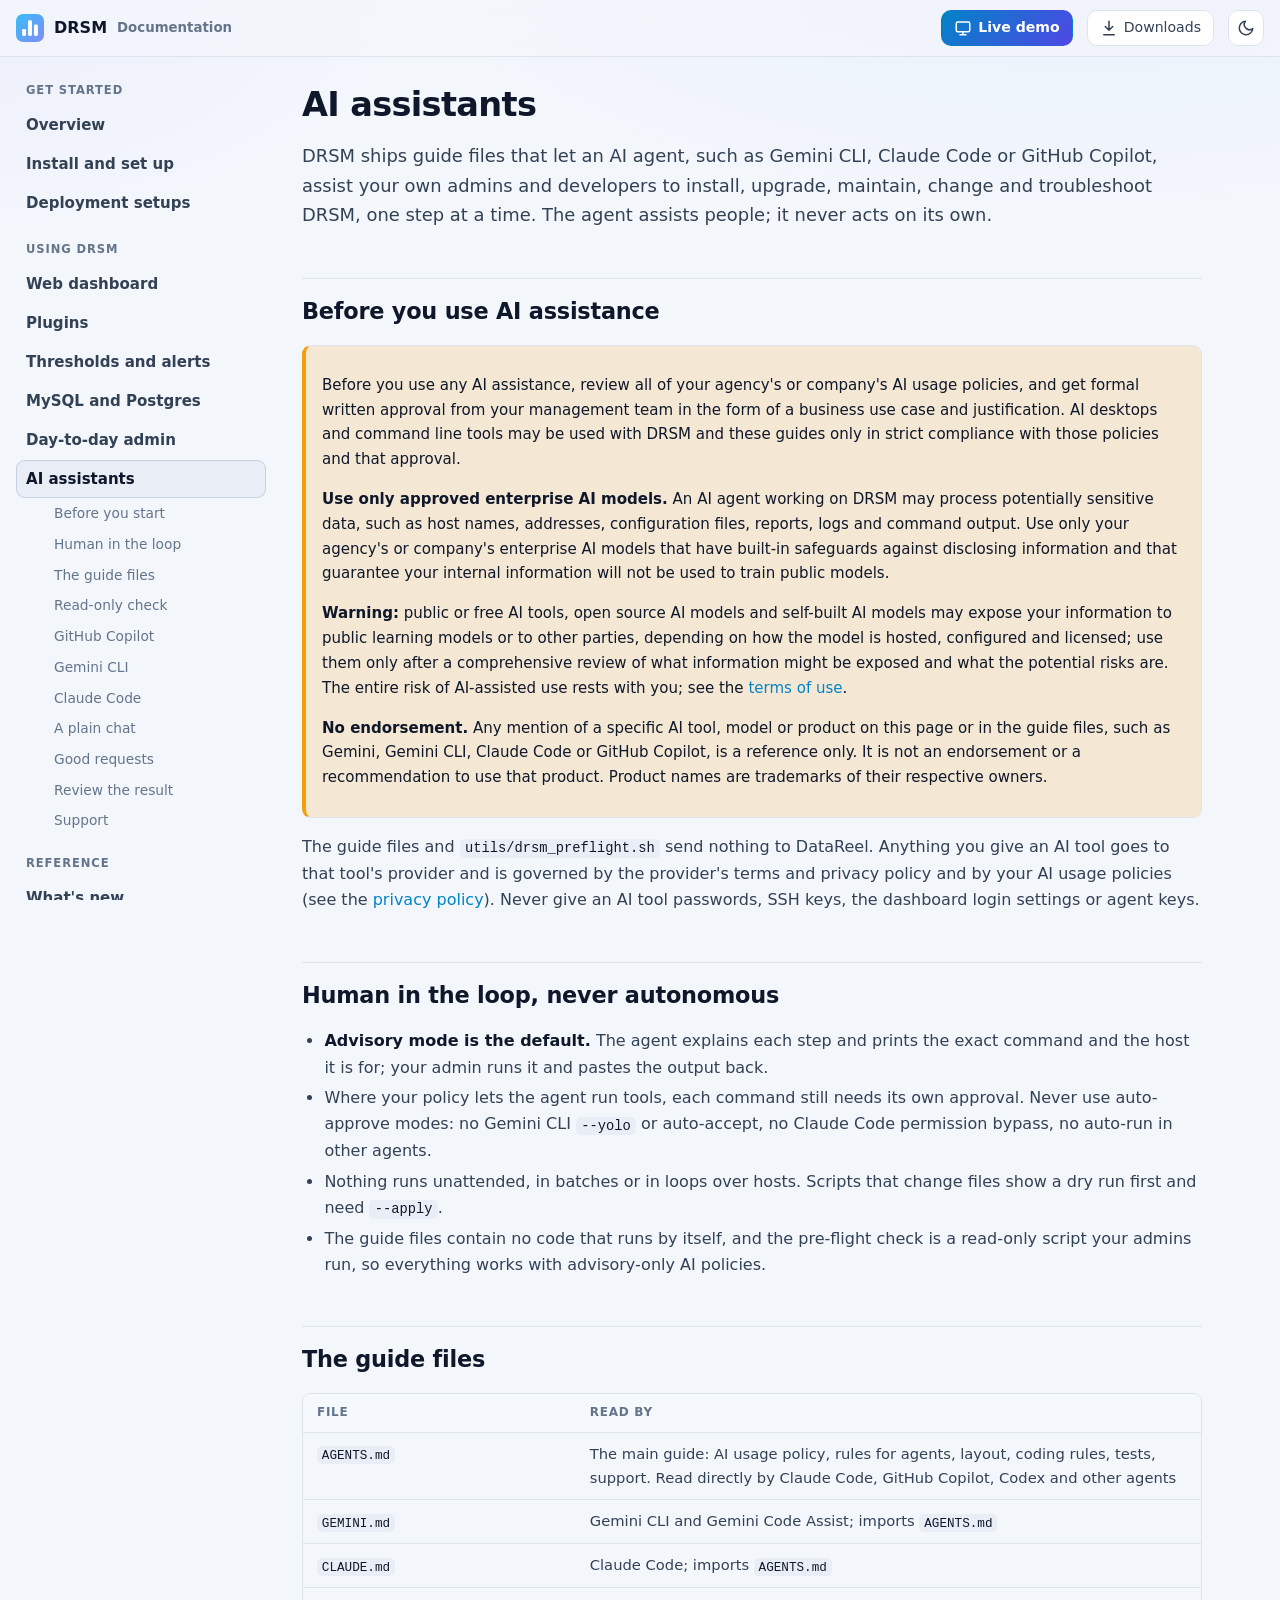
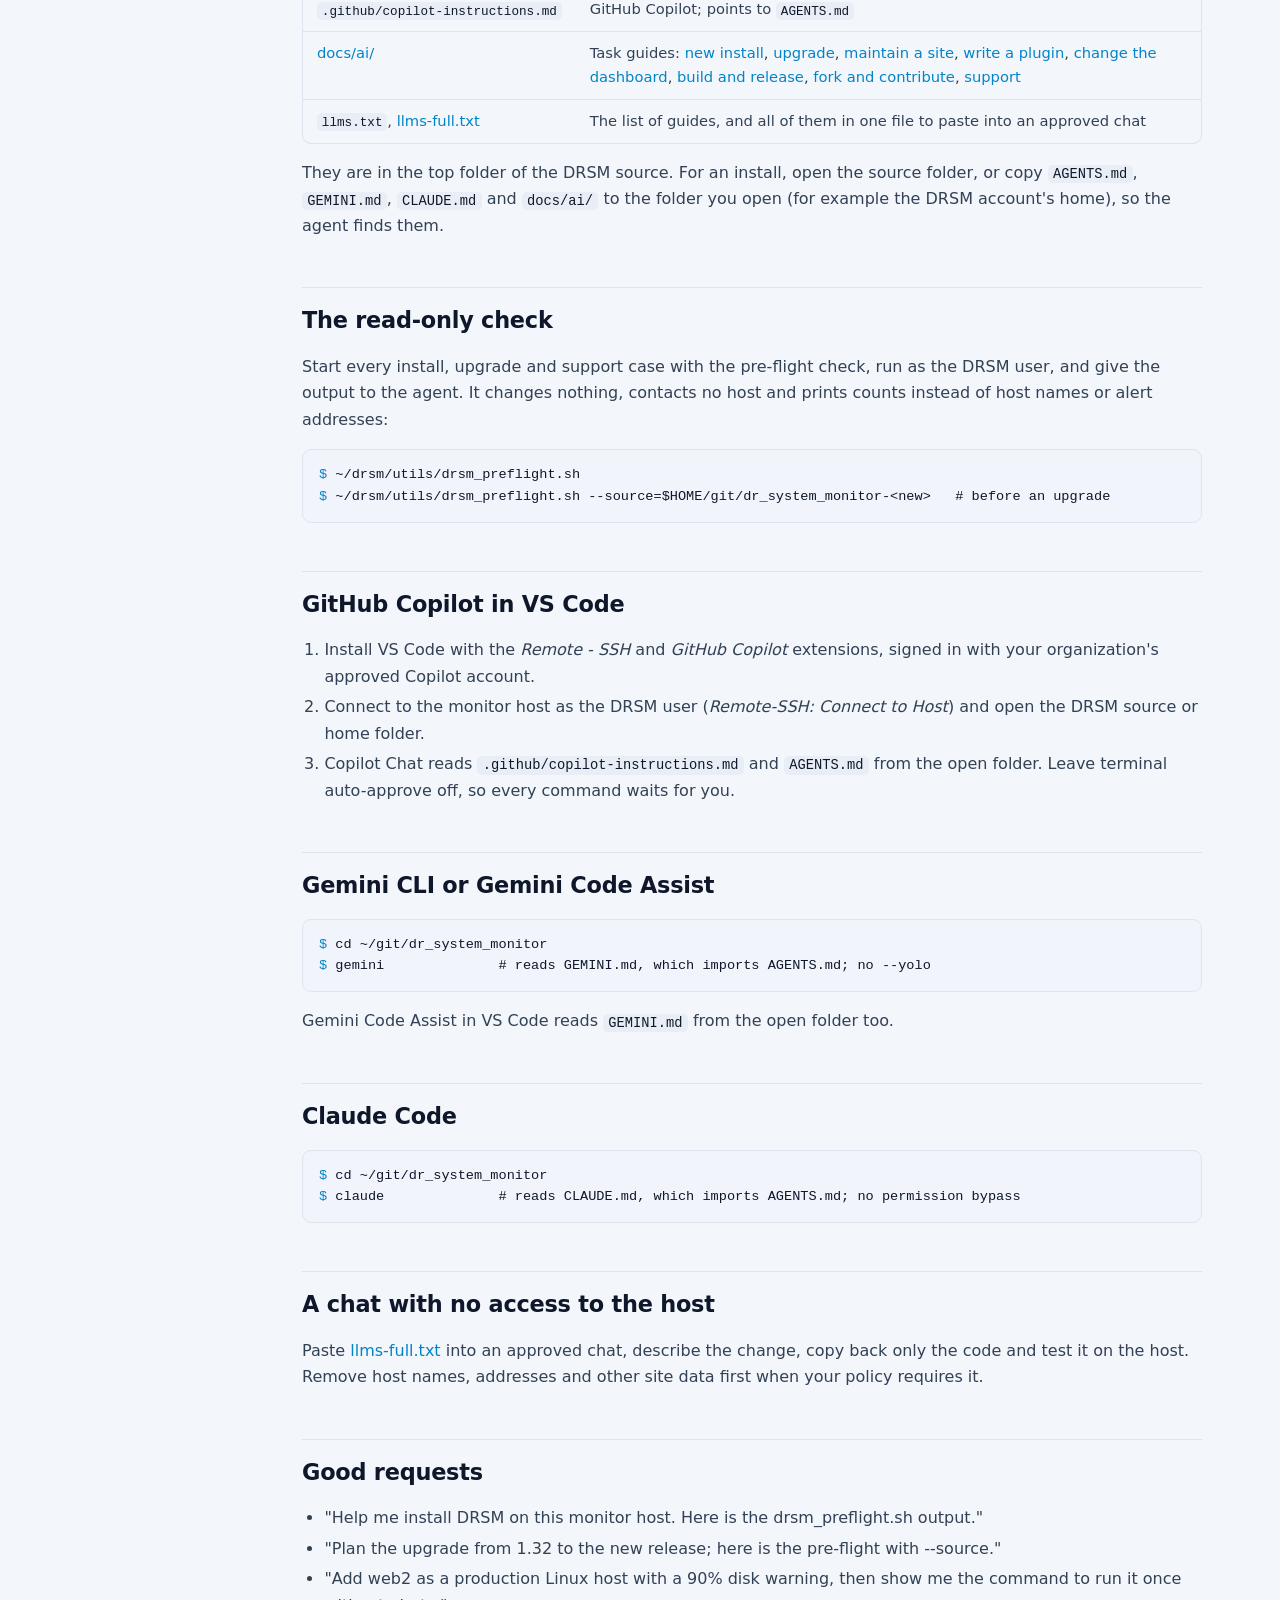
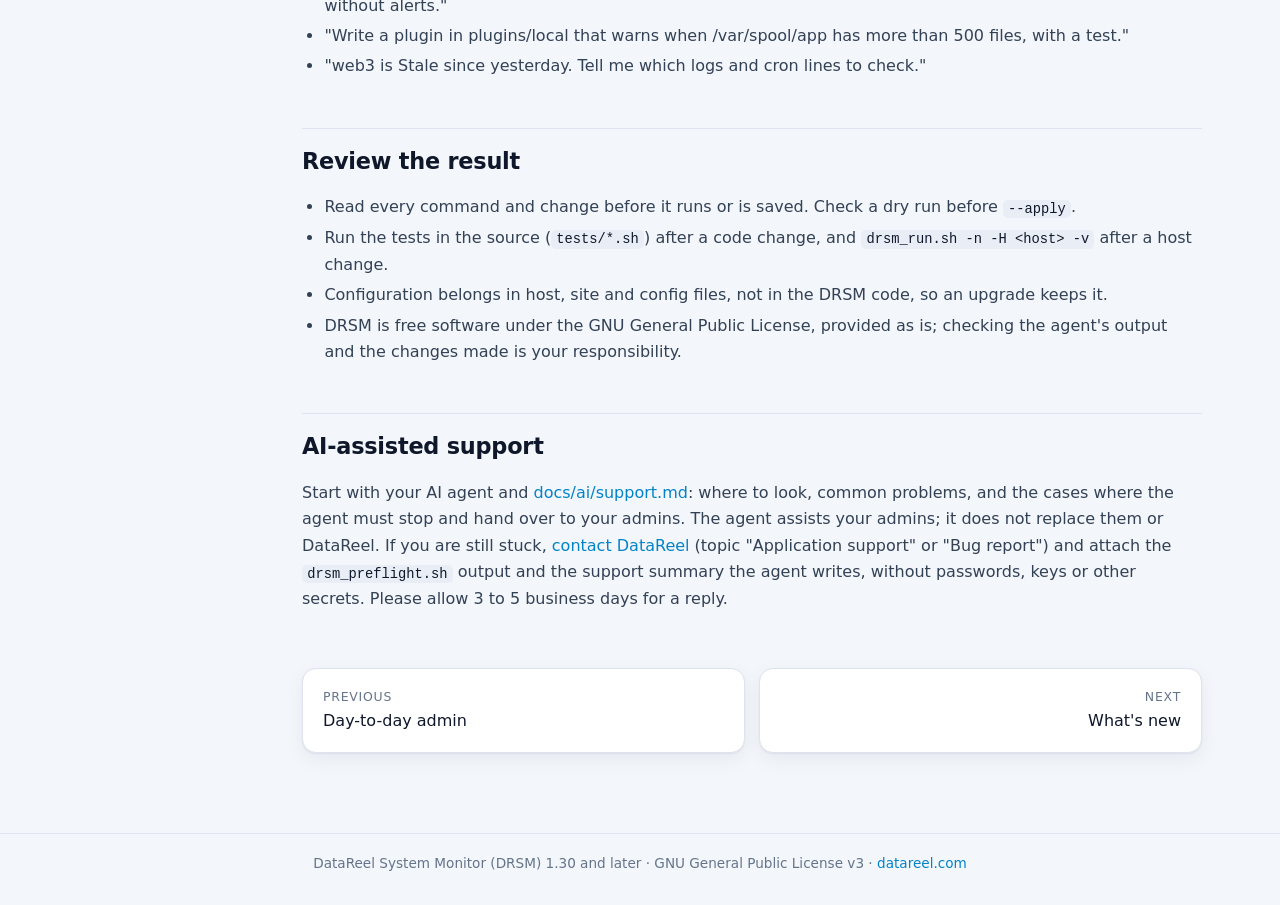
<file: docs/ai-assistants.html>
<!DOCTYPE html>
<html lang="en">
<head>
<meta charset="utf-8">
<meta name="viewport" content="width=device-width, initial-scale=1">
<title>AI assistants | DRSM Documentation</title>
<meta name="description" content="AI-assisted install, upgrade, development and support for DRSM with the guide files it ships: human in the loop, never autonomous.">
<link rel="icon" href="images/logo.svg" type="image/svg+xml">
<link rel="stylesheet" href="docs.css">
<script src="docs.js"></script>
</head>
<body>
<a class="skip" href="#main">Skip to content</a>
<header class="topbar">
  <div class="topbar-inner">
    <button class="tool icon-only menu-btn" type="button" data-action="menu" aria-label="Menu" aria-expanded="false"><svg class="icon" viewBox="0 0 24 24" fill="none" stroke="currentColor" stroke-width="2" stroke-linecap="round" aria-hidden="true"><path d="M4 6h16M4 12h16M4 18h16"/></svg></button>
    <a class="brand" href="index.html"><img src="images/logo.svg" alt="">DRSM <small>Documentation</small></a>
    <span class="spacer"></span>
    <a class="tool primary" href="https://datareel.com/drsm/dashboard/"><svg class="icon" viewBox="0 0 24 24" fill="none" stroke="currentColor" stroke-width="2" stroke-linecap="round" stroke-linejoin="round" aria-hidden="true"><rect x="3" y="4" width="18" height="13" rx="2"/><path d="M8 21h8M12 17v4"/></svg><span>Live demo</span></a>
    <a class="tool hide-sm" href="https://datareel.com/downloads/drsm/"><svg class="icon" viewBox="0 0 24 24" fill="none" stroke="currentColor" stroke-width="2" stroke-linecap="round" stroke-linejoin="round" aria-hidden="true"><path d="M12 3v12M7 10l5 5 5-5M5 21h14"/></svg><span>Downloads</span></a>
    <button class="tool icon-only" type="button" data-action="theme" aria-label="Switch light or dark theme"><svg class="icon sun" viewBox="0 0 24 24" fill="none" stroke="currentColor" stroke-width="2" stroke-linecap="round" aria-hidden="true"><circle cx="12" cy="12" r="4"/><path d="M12 2v2M12 20v2M4.93 4.93l1.41 1.41M17.66 17.66l1.41 1.41M2 12h2M20 12h2M4.93 19.07l1.41-1.41M17.66 6.34l1.41-1.41"/></svg><svg class="icon moon" viewBox="0 0 24 24" fill="none" stroke="currentColor" stroke-width="2" stroke-linecap="round" stroke-linejoin="round" aria-hidden="true"><path d="M21 12.8A9 9 0 1 1 11.2 3a7 7 0 0 0 9.8 9.8z"/></svg></button>
  </div>
</header>
<div class="layout">
  <nav class="sidebar" aria-label="Documentation">

    <h4>Get started</h4><a href="index.html">Overview</a><a href="install.html">Install and set up</a><a href="deployment.html">Deployment setups</a><h4>Using DRSM</h4><a href="dashboard.html">Web dashboard</a><a href="plugins.html">Plugins</a><a href="alerts.html">Thresholds and alerts</a><a href="databases.html">MySQL and Postgres</a><a href="admin.html">Day-to-day admin</a><a href="ai-assistants.html" class="active" aria-current="page">AI assistants</a><div class="toc"><a href="#policy">Before you start</a><a href="#loop">Human in the loop</a><a href="#files">The guide files</a><a href="#preflight">Read-only check</a><a href="#copilot">GitHub Copilot</a><a href="#gemini">Gemini CLI</a><a href="#claude">Claude Code</a><a href="#chat">A plain chat</a><a href="#asks">Good requests</a><a href="#review">Review the result</a><a href="#support">Support</a></div><h4>Reference</h4><a href="changelog.html">What's new</a><h4>Links</h4><a href="https://datareel.com/drsm/dashboard/">Live demo</a><a href="https://datareel.com/downloads/drsm/">Downloads</a><a href="https://datareel.com/contact.php">Report an issue</a>
  
  </nav>
  <main class="content" id="main">
<h1>AI assistants</h1>
<p class="lead">DRSM ships guide files that let an AI agent, such as Gemini CLI, Claude Code or GitHub Copilot, assist your own admins and developers to install, upgrade, maintain, change and troubleshoot DRSM, one step at a time. The agent assists people; it never acts on its own.</p>

<h2 id="policy">Before you use AI assistance</h2>
<div class="callout warn">
<p>Before you use any AI assistance, review all of your agency's or company's AI usage policies, and get formal written approval from your management team in the form of a business use case and justification. AI desktops and command line tools may be used with DRSM and these guides only in strict compliance with those policies and that approval.</p>
<p><strong>Use only approved enterprise AI models.</strong> An AI agent working on DRSM may process potentially sensitive data, such as host names, addresses, configuration files, reports, logs and command output. Use only your agency's or company's enterprise AI models that have built-in safeguards against disclosing information and that guarantee your internal information will not be used to train public models.</p>
<p><strong>Warning:</strong> public or free AI tools, open source AI models and self-built AI models may expose your information to public learning models or to other parties, depending on how the model is hosted, configured and licensed; use them only after a comprehensive review of what information might be exposed and what the potential risks are. The entire risk of AI-assisted use rests with you; see the <a href="https://datareel.com/terms.php#ai-assisted">terms of use</a>.</p>
<p><strong>No endorsement.</strong> Any mention of a specific AI tool, model or product on this page or in the guide files, such as Gemini, Gemini CLI, Claude Code or GitHub Copilot, is a reference only. It is not an endorsement or a recommendation to use that product. Product names are trademarks of their respective owners.</p>
</div>
<p>The guide files and <code>utils/drsm_preflight.sh</code> send nothing to DataReel. Anything you give an AI tool goes to that tool's provider and is governed by the provider's terms and privacy policy and by your AI usage policies (see the <a href="https://datareel.com/privacy.php">privacy policy</a>). Never give an AI tool passwords, SSH keys, the dashboard login settings or agent keys.</p>

<h2 id="loop">Human in the loop, never autonomous</h2>
<ul>
<li><strong>Advisory mode is the default.</strong> The agent explains each step and prints the exact command and the host it is for; your admin runs it and pastes the output back.</li>
<li>Where your policy lets the agent run tools, each command still needs its own approval. Never use auto-approve modes: no Gemini CLI <code>--yolo</code> or auto-accept, no Claude Code permission bypass, no auto-run in other agents.</li>
<li>Nothing runs unattended, in batches or in loops over hosts. Scripts that change files show a dry run first and need <code>--apply</code>.</li>
<li>The guide files contain no code that runs by itself, and the pre-flight check is a read-only script your admins run, so everything works with advisory-only AI policies.</li>
</ul>

<h2 id="files">The guide files</h2>
<div class="table-wrap"><table><thead><tr><th>File</th><th>Read by</th></tr></thead><tbody>
<tr><td><code>AGENTS.md</code></td><td>The main guide: AI usage policy, rules for agents, layout, coding rules, tests, support. Read directly by Claude Code, GitHub Copilot, Codex and other agents</td></tr>
<tr><td><code>GEMINI.md</code></td><td>Gemini CLI and Gemini Code Assist; imports <code>AGENTS.md</code></td></tr>
<tr><td><code>CLAUDE.md</code></td><td>Claude Code; imports <code>AGENTS.md</code></td></tr>
<tr><td><code>.github/copilot-instructions.md</code></td><td>GitHub Copilot; points to <code>AGENTS.md</code></td></tr>
<tr><td><a href="ai/README.md">docs/ai/</a></td><td>Task guides: <a href="ai/new-install.md">new install</a>, <a href="ai/upgrade.md">upgrade</a>, <a href="ai/maintain-a-site.md">maintain a site</a>, <a href="ai/write-a-plugin.md">write a plugin</a>, <a href="ai/change-the-dashboard.md">change the dashboard</a>, <a href="ai/build-and-release.md">build and release</a>, <a href="ai/fork-and-contribute.md">fork and contribute</a>, <a href="ai/support.md">support</a></td></tr>
<tr><td><code>llms.txt</code>, <a href="ai/llms-full.txt">llms-full.txt</a></td><td>The list of guides, and all of them in one file to paste into an approved chat</td></tr>
</tbody></table></div>
<p>They are in the top folder of the DRSM source. For an install, open the source folder, or copy <code>AGENTS.md</code>, <code>GEMINI.md</code>, <code>CLAUDE.md</code> and <code>docs/ai/</code> to the folder you open (for example the DRSM account's home), so the agent finds them.</p>

<h2 id="preflight">The read-only check</h2>
<p>Start every install, upgrade and support case with the pre-flight check, run as the DRSM user, and give the output to the agent. It changes nothing, contacts no host and prints counts instead of host names or alert addresses:</p>
<pre><code><span class="p">$ </span>~/drsm/utils/drsm_preflight.sh
<span class="p">$ </span>~/drsm/utils/drsm_preflight.sh --source=$HOME/git/dr_system_monitor-&lt;new&gt;   # before an upgrade</code></pre>

<h2 id="copilot">GitHub Copilot in VS Code</h2>
<ol>
<li>Install VS Code with the <em>Remote - SSH</em> and <em>GitHub Copilot</em> extensions, signed in with your organization's approved Copilot account.</li>
<li>Connect to the monitor host as the DRSM user (<em>Remote-SSH: Connect to Host</em>) and open the DRSM source or home folder.</li>
<li>Copilot Chat reads <code>.github/copilot-instructions.md</code> and <code>AGENTS.md</code> from the open folder. Leave terminal auto-approve off, so every command waits for you.</li>
</ol>

<h2 id="gemini">Gemini CLI or Gemini Code Assist</h2>
<pre><code><span class="p">$ </span>cd ~/git/dr_system_monitor
<span class="p">$ </span>gemini              # reads GEMINI.md, which imports AGENTS.md; no --yolo</code></pre>
<p>Gemini Code Assist in VS Code reads <code>GEMINI.md</code> from the open folder too.</p>

<h2 id="claude">Claude Code</h2>
<pre><code><span class="p">$ </span>cd ~/git/dr_system_monitor
<span class="p">$ </span>claude              # reads CLAUDE.md, which imports AGENTS.md; no permission bypass</code></pre>

<h2 id="chat">A chat with no access to the host</h2>
<p>Paste <a href="ai/llms-full.txt">llms-full.txt</a> into an approved chat, describe the change, copy back only the code and test it on the host. Remove host names, addresses and other site data first when your policy requires it.</p>

<h2 id="asks">Good requests</h2>
<ul>
<li>"Help me install DRSM on this monitor host. Here is the drsm_preflight.sh output."</li>
<li>"Plan the upgrade from 1.32 to the new release; here is the pre-flight with --source."</li>
<li>"Add web2 as a production Linux host with a 90% disk warning, then show me the command to run it once without alerts."</li>
<li>"Write a plugin in plugins/local that warns when /var/spool/app has more than 500 files, with a test."</li>
<li>"web3 is Stale since yesterday. Tell me which logs and cron lines to check."</li>
</ul>

<h2 id="review">Review the result</h2>
<ul>
<li>Read every command and change before it runs or is saved. Check a dry run before <code>--apply</code>.</li>
<li>Run the tests in the source (<code>tests/*.sh</code>) after a code change, and <code>drsm_run.sh -n -H &lt;host&gt; -v</code> after a host change.</li>
<li>Configuration belongs in host, site and config files, not in the DRSM code, so an upgrade keeps it.</li>
<li>DRSM is free software under the GNU General Public License, provided as is; checking the agent's output and the changes made is your responsibility.</li>
</ul>

<h2 id="support">AI-assisted support</h2>
<p>Start with your AI agent and <a href="ai/support.md">docs/ai/support.md</a>: where to look, common problems, and the cases where the agent must stop and hand over to your admins. The agent assists your admins; it does not replace them or DataReel. If you are still stuck, <a href="https://datareel.com/contact.php">contact DataReel</a> (topic "Application support" or "Bug report") and attach the <code>drsm_preflight.sh</code> output and the support summary the agent writes, without passwords, keys or other secrets. Please allow 3 to 5 business days for a reply.</p>
<nav class="pager" aria-label="Previous and next page"><a class="card prev" href="admin.html"><small>Previous</small>Day-to-day admin</a><a class="card next" href="changelog.html"><small>Next</small>What's new</a></nav>
  </main>
</div>
<footer class="foot">DataReel System Monitor (DRSM) 1.30 and later &middot; GNU General Public License v3 &middot; <a href="https://datareel.com/info_drsm.php">datareel.com</a></footer>
</body>
</html>
</file>
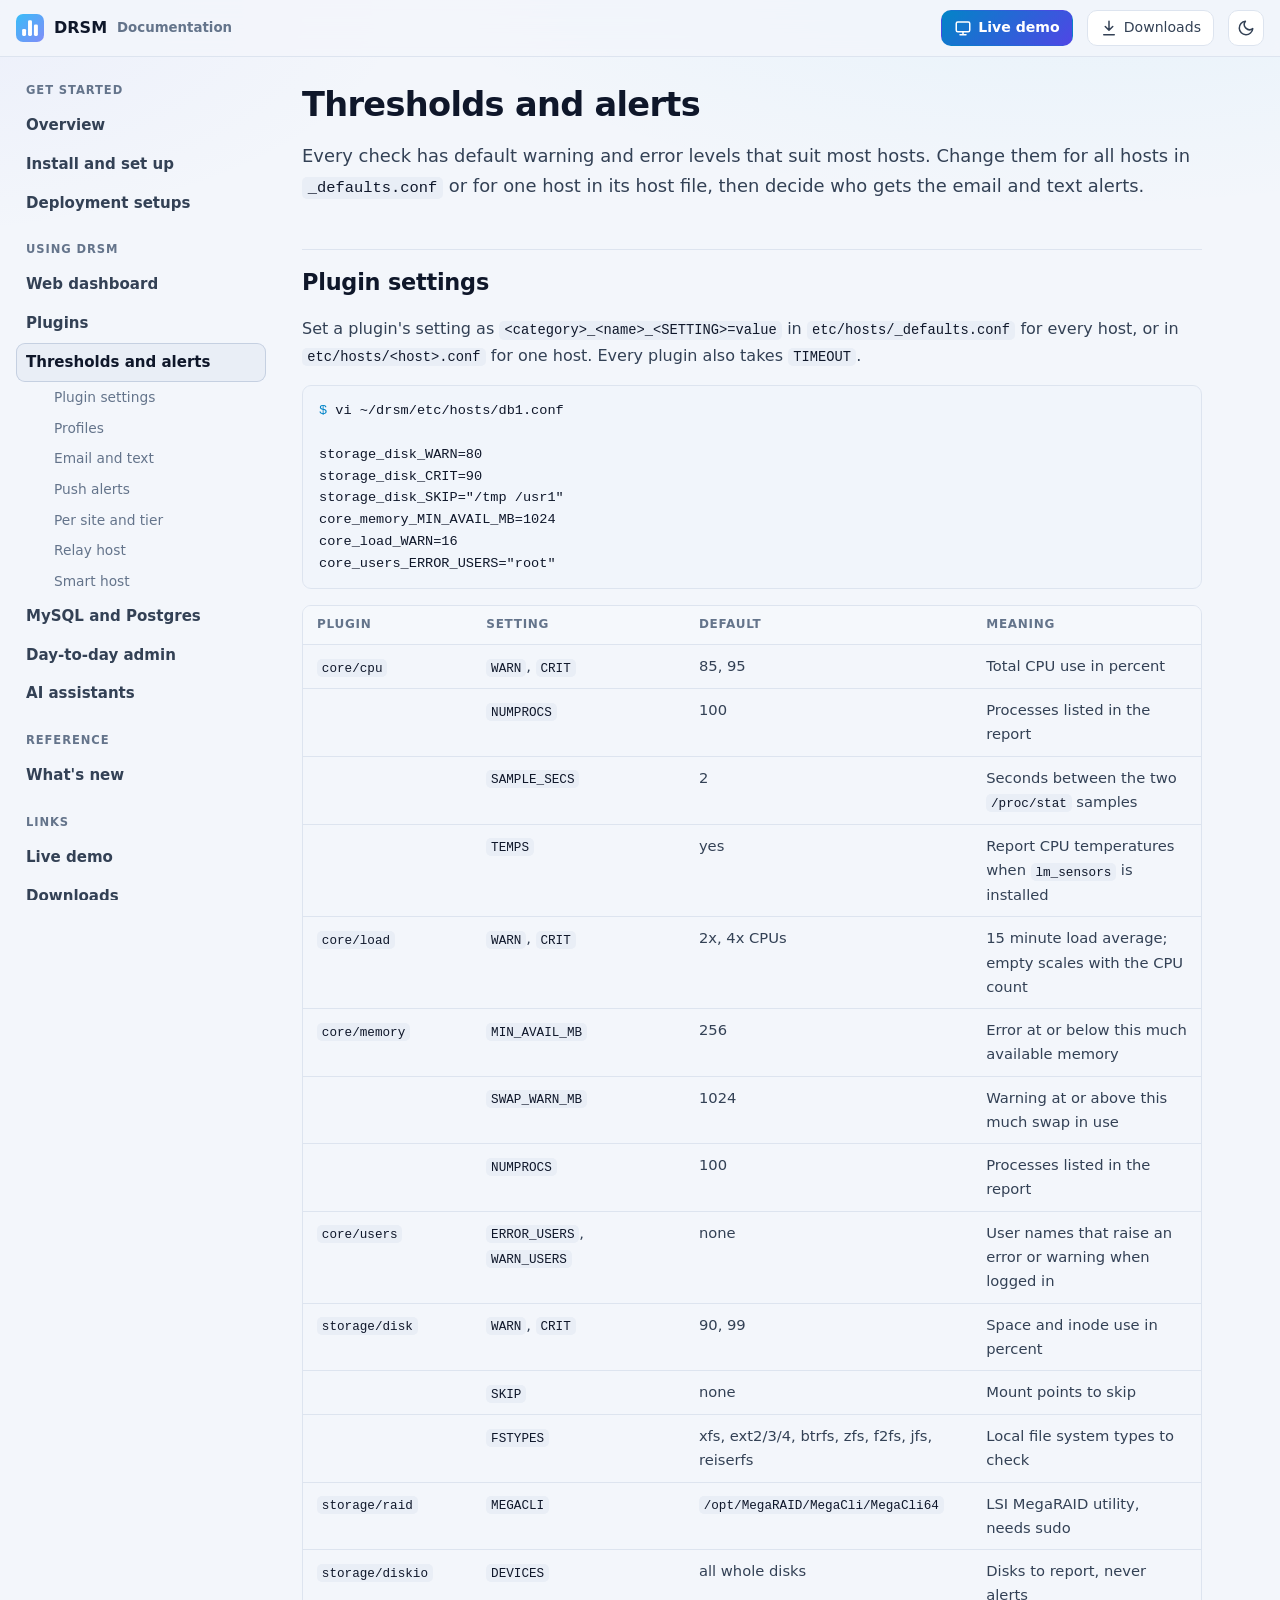
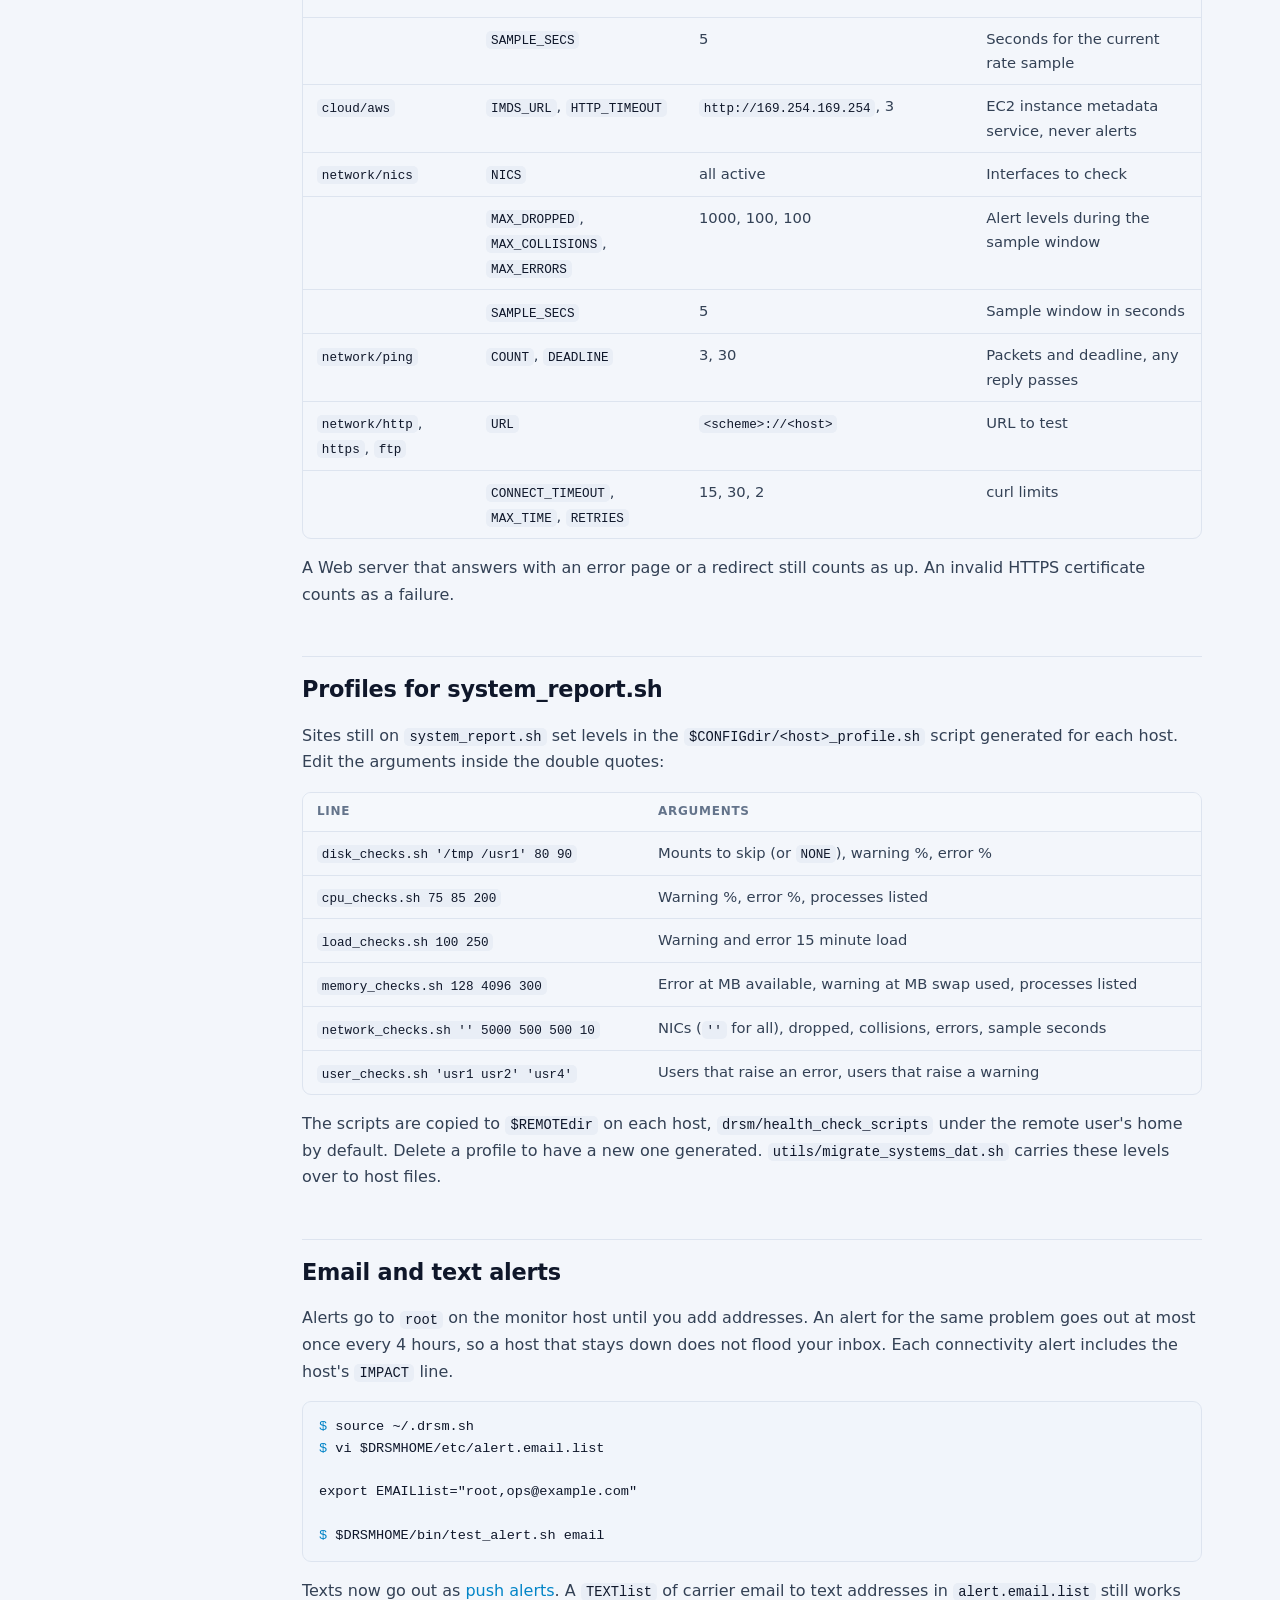
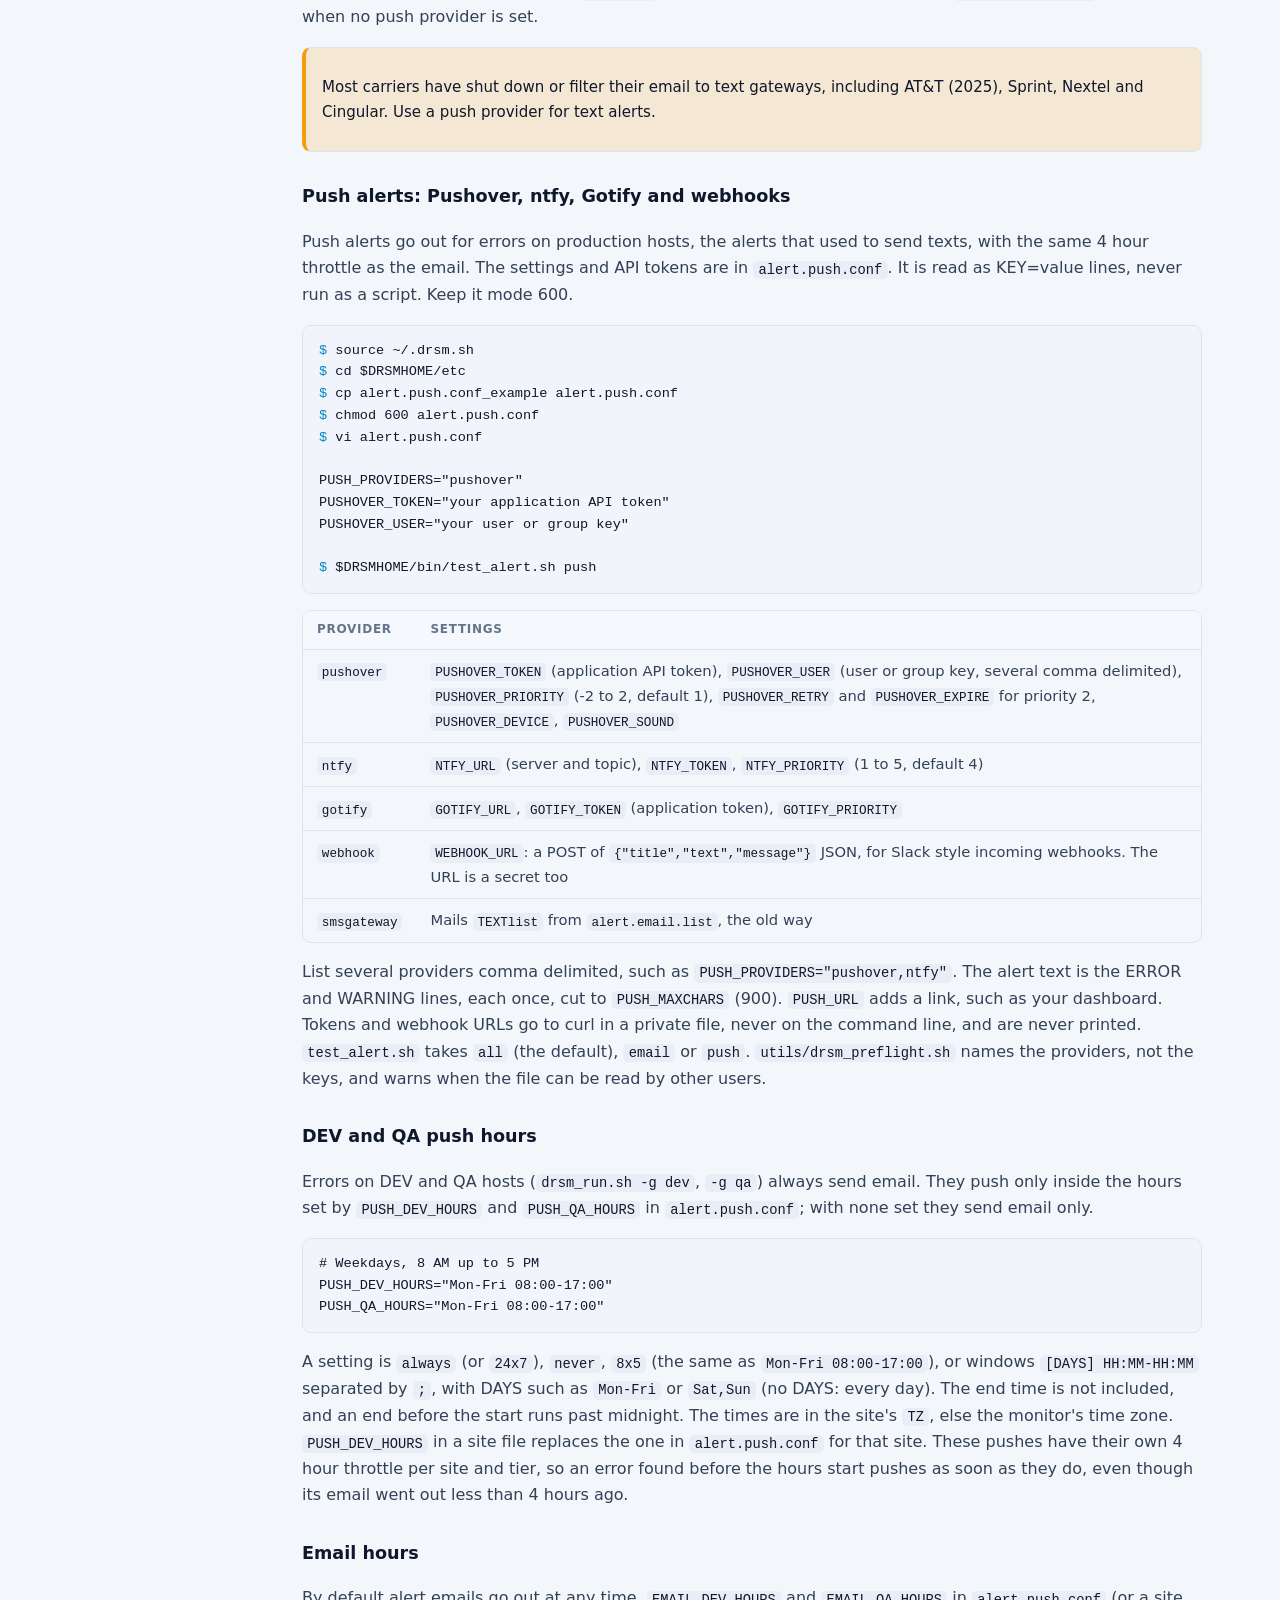
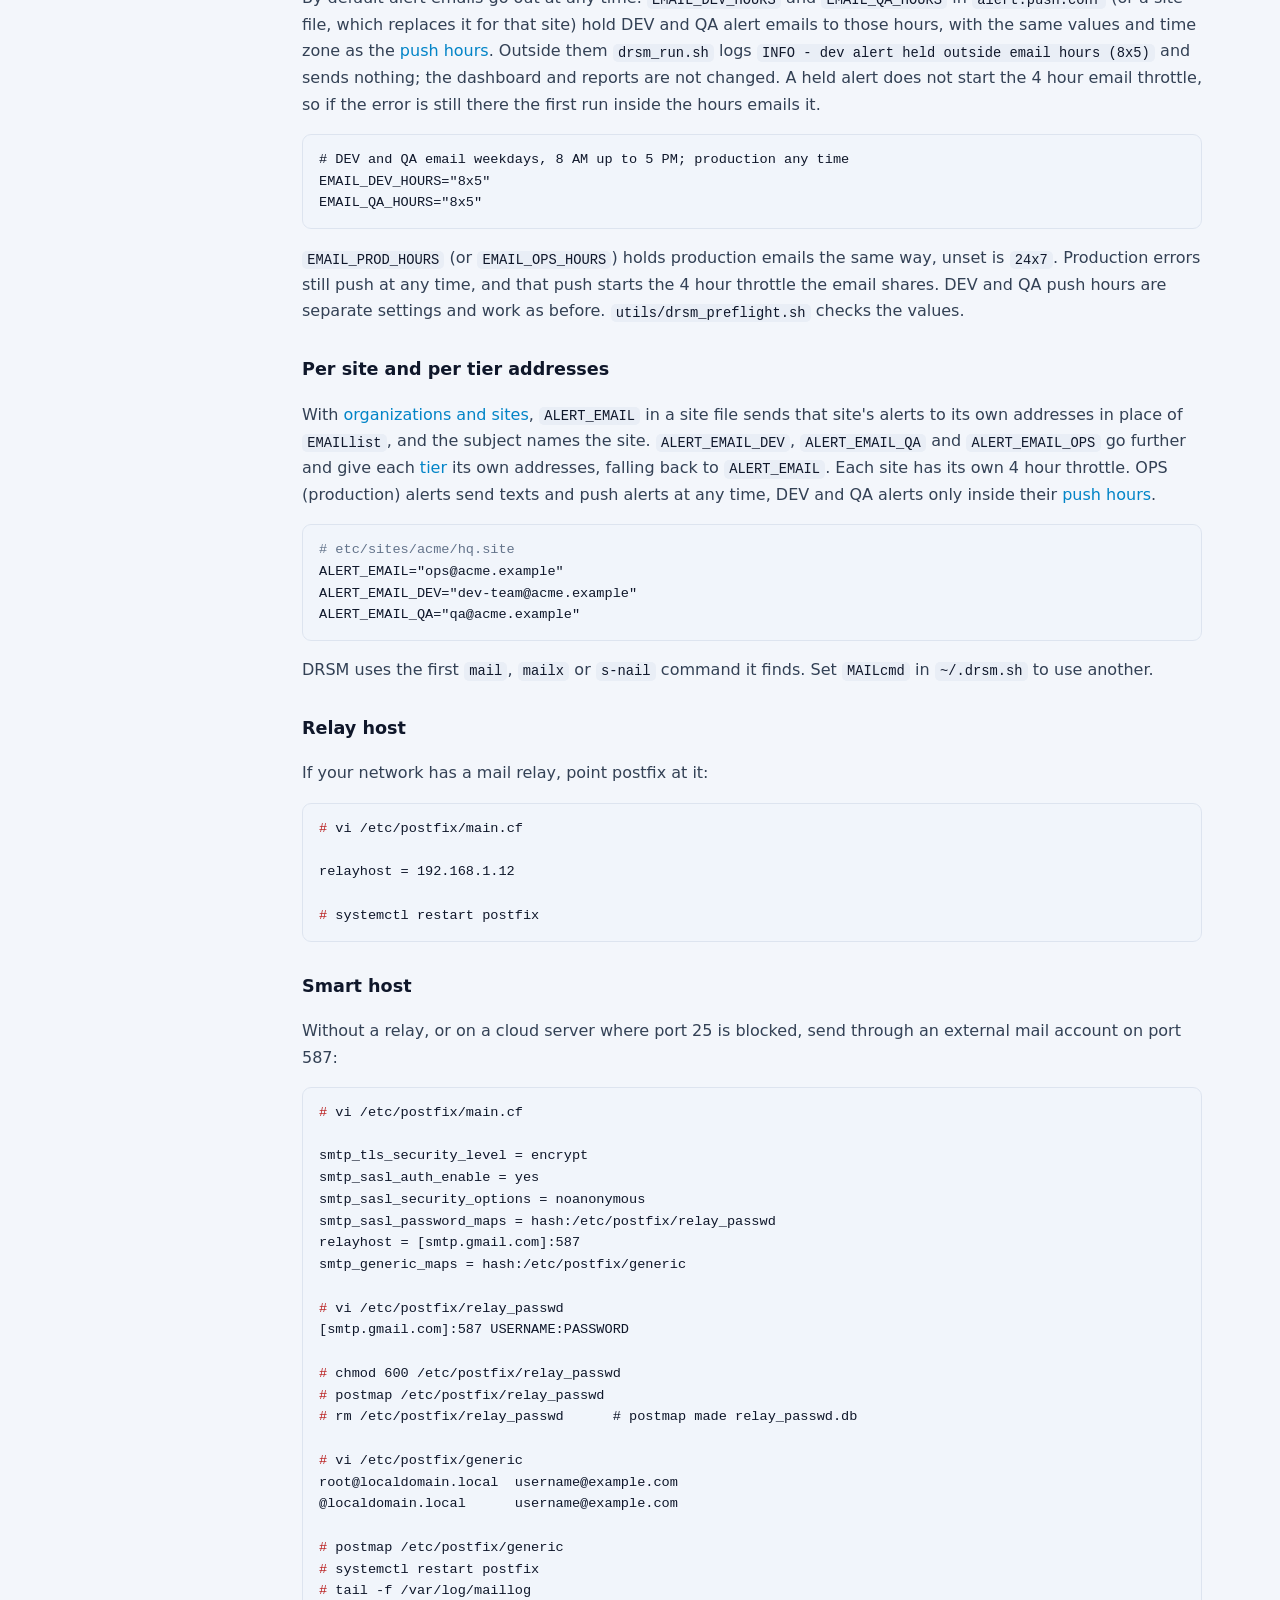
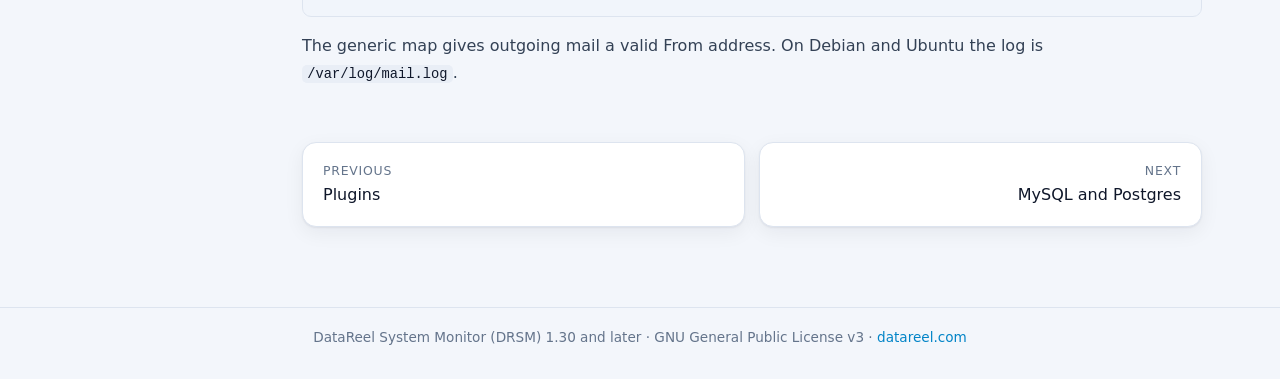
<file: docs/alerts.html>
<!DOCTYPE html>
<html lang="en">
<head>
<meta charset="utf-8">
<meta name="viewport" content="width=device-width, initial-scale=1">
<title>Thresholds and alerts | DRSM Documentation</title>
<meta name="description" content="DRSM alert levels for every plugin, legacy profile arguments, and email and text alert setup.">
<link rel="icon" href="images/logo.svg" type="image/svg+xml">
<link rel="stylesheet" href="docs.css">
<script src="docs.js"></script>
</head>
<body>
<a class="skip" href="#main">Skip to content</a>
<header class="topbar">
  <div class="topbar-inner">
    <button class="tool icon-only menu-btn" type="button" data-action="menu" aria-label="Menu" aria-expanded="false"><svg class="icon" viewBox="0 0 24 24" fill="none" stroke="currentColor" stroke-width="2" stroke-linecap="round" aria-hidden="true"><path d="M4 6h16M4 12h16M4 18h16"/></svg></button>
    <a class="brand" href="index.html"><img src="images/logo.svg" alt="">DRSM <small>Documentation</small></a>
    <span class="spacer"></span>
    <a class="tool primary" href="https://datareel.com/drsm/dashboard/"><svg class="icon" viewBox="0 0 24 24" fill="none" stroke="currentColor" stroke-width="2" stroke-linecap="round" stroke-linejoin="round" aria-hidden="true"><rect x="3" y="4" width="18" height="13" rx="2"/><path d="M8 21h8M12 17v4"/></svg><span>Live demo</span></a>
    <a class="tool hide-sm" href="https://datareel.com/downloads/drsm/"><svg class="icon" viewBox="0 0 24 24" fill="none" stroke="currentColor" stroke-width="2" stroke-linecap="round" stroke-linejoin="round" aria-hidden="true"><path d="M12 3v12M7 10l5 5 5-5M5 21h14"/></svg><span>Downloads</span></a>
    <button class="tool icon-only" type="button" data-action="theme" aria-label="Switch light or dark theme"><svg class="icon sun" viewBox="0 0 24 24" fill="none" stroke="currentColor" stroke-width="2" stroke-linecap="round" aria-hidden="true"><circle cx="12" cy="12" r="4"/><path d="M12 2v2M12 20v2M4.93 4.93l1.41 1.41M17.66 17.66l1.41 1.41M2 12h2M20 12h2M4.93 19.07l1.41-1.41M17.66 6.34l1.41-1.41"/></svg><svg class="icon moon" viewBox="0 0 24 24" fill="none" stroke="currentColor" stroke-width="2" stroke-linecap="round" stroke-linejoin="round" aria-hidden="true"><path d="M21 12.8A9 9 0 1 1 11.2 3a7 7 0 0 0 9.8 9.8z"/></svg></button>
  </div>
</header>
<div class="layout">
  <nav class="sidebar" aria-label="Documentation">
    <h4>Get started</h4><a href="index.html">Overview</a><a href="install.html">Install and set up</a><a href="deployment.html">Deployment setups</a><h4>Using DRSM</h4><a href="dashboard.html">Web dashboard</a><a href="plugins.html">Plugins</a><a href="alerts.html" class="active" aria-current="page">Thresholds and alerts</a><div class="toc"><a href="#plugin-settings">Plugin settings</a><a href="#profiles">Profiles</a><a href="#email">Email and text</a><a href="#push">Push alerts</a><a href="#site-alerts">Per site and tier</a><a href="#relay">Relay host</a><a href="#smarthost">Smart host</a></div><a href="databases.html">MySQL and Postgres</a><a href="admin.html">Day-to-day admin</a><a href="ai-assistants.html">AI assistants</a><h4>Reference</h4><a href="changelog.html">What's new</a><h4>Links</h4><a href="https://datareel.com/drsm/dashboard/">Live demo</a><a href="https://datareel.com/downloads/drsm/">Downloads</a><a href="https://datareel.com/contact.php">Report an issue</a>
  </nav>
  <main class="content" id="main">
<h1>Thresholds and alerts</h1>
<p class="lead">Every check has default warning and error levels that suit most hosts. Change them for all hosts in <code>_defaults.conf</code> or for one host in its host file, then decide who gets the email and text alerts.</p>

<h2 id="plugin-settings">Plugin settings</h2>
<p>Set a plugin's setting as <code>&lt;category&gt;_&lt;name&gt;_&lt;SETTING&gt;=value</code> in <code>etc/hosts/_defaults.conf</code> for every host, or in <code>etc/hosts/&lt;host&gt;.conf</code> for one host. Every plugin also takes <code>TIMEOUT</code>.</p>
<pre><code><span class="p">$ </span>vi ~/drsm/etc/hosts/db1.conf

storage_disk_WARN=80
storage_disk_CRIT=90
storage_disk_SKIP="/tmp /usr1"
core_memory_MIN_AVAIL_MB=1024
core_load_WARN=16
core_users_ERROR_USERS="root"</code></pre>
<div class="table-wrap"><table><thead><tr><th>Plugin</th><th>Setting</th><th>Default</th><th>Meaning</th></tr></thead><tbody><tr><td><code>core/cpu</code></td><td><code>WARN</code>, <code>CRIT</code></td><td>85, 95</td><td>Total CPU use in percent</td></tr><tr><td></td><td><code>NUMPROCS</code></td><td>100</td><td>Processes listed in the report</td></tr><tr><td></td><td><code>SAMPLE_SECS</code></td><td>2</td><td>Seconds between the two <code>/proc/stat</code> samples</td></tr><tr><td></td><td><code>TEMPS</code></td><td>yes</td><td>Report CPU temperatures when <code>lm_sensors</code> is installed</td></tr><tr><td><code>core/load</code></td><td><code>WARN</code>, <code>CRIT</code></td><td>2x, 4x CPUs</td><td>15 minute load average; empty scales with the CPU count</td></tr><tr><td><code>core/memory</code></td><td><code>MIN_AVAIL_MB</code></td><td>256</td><td>Error at or below this much available memory</td></tr><tr><td></td><td><code>SWAP_WARN_MB</code></td><td>1024</td><td>Warning at or above this much swap in use</td></tr><tr><td></td><td><code>NUMPROCS</code></td><td>100</td><td>Processes listed in the report</td></tr><tr><td><code>core/users</code></td><td><code>ERROR_USERS</code>, <code>WARN_USERS</code></td><td>none</td><td>User names that raise an error or warning when logged in</td></tr><tr><td><code>storage/disk</code></td><td><code>WARN</code>, <code>CRIT</code></td><td>90, 99</td><td>Space and inode use in percent</td></tr><tr><td></td><td><code>SKIP</code></td><td>none</td><td>Mount points to skip</td></tr><tr><td></td><td><code>FSTYPES</code></td><td>xfs, ext2/3/4, btrfs, zfs, f2fs, jfs, reiserfs</td><td>Local file system types to check</td></tr><tr><td><code>storage/raid</code></td><td><code>MEGACLI</code></td><td><code>/opt/MegaRAID/MegaCli/MegaCli64</code></td><td>LSI MegaRAID utility, needs sudo</td></tr><tr><td><code>storage/diskio</code></td><td><code>DEVICES</code></td><td>all whole disks</td><td>Disks to report, never alerts</td></tr><tr><td></td><td><code>SAMPLE_SECS</code></td><td>5</td><td>Seconds for the current rate sample</td></tr><tr><td><code>cloud/aws</code></td><td><code>IMDS_URL</code>, <code>HTTP_TIMEOUT</code></td><td><code>http://169.254.169.254</code>, 3</td><td>EC2 instance metadata service, never alerts</td></tr><tr><td><code>network/nics</code></td><td><code>NICS</code></td><td>all active</td><td>Interfaces to check</td></tr><tr><td></td><td><code>MAX_DROPPED</code>, <code>MAX_COLLISIONS</code>, <code>MAX_ERRORS</code></td><td>1000, 100, 100</td><td>Alert levels during the sample window</td></tr><tr><td></td><td><code>SAMPLE_SECS</code></td><td>5</td><td>Sample window in seconds</td></tr><tr><td><code>network/ping</code></td><td><code>COUNT</code>, <code>DEADLINE</code></td><td>3, 30</td><td>Packets and deadline, any reply passes</td></tr><tr><td><code>network/http</code>, <code>https</code>, <code>ftp</code></td><td><code>URL</code></td><td><code>&lt;scheme&gt;://&lt;host&gt;</code></td><td>URL to test</td></tr><tr><td></td><td><code>CONNECT_TIMEOUT</code>, <code>MAX_TIME</code>, <code>RETRIES</code></td><td>15, 30, 2</td><td>curl limits</td></tr></tbody></table></div>
<p>A Web server that answers with an error page or a redirect still counts as up. An invalid HTTPS certificate counts as a failure.</p>

<h2 id="profiles">Profiles for system_report.sh</h2>
<p>Sites still on <code>system_report.sh</code> set levels in the <code>$CONFIGdir/&lt;host&gt;_profile.sh</code> script generated for each host. Edit the arguments inside the double quotes:</p>
<div class="table-wrap"><table><thead><tr><th>Line</th><th>Arguments</th></tr></thead><tbody><tr><td><code>disk_checks.sh '/tmp /usr1' 80 90</code></td><td>Mounts to skip (or <code>NONE</code>), warning %, error %</td></tr><tr><td><code>cpu_checks.sh 75 85 200</code></td><td>Warning %, error %, processes listed</td></tr><tr><td><code>load_checks.sh 100 250</code></td><td>Warning and error 15 minute load</td></tr><tr><td><code>memory_checks.sh 128 4096 300</code></td><td>Error at MB available, warning at MB swap used, processes listed</td></tr><tr><td><code>network_checks.sh '' 5000 500 500 10</code></td><td>NICs (<code>''</code> for all), dropped, collisions, errors, sample seconds</td></tr><tr><td><code>user_checks.sh 'usr1 usr2' 'usr4'</code></td><td>Users that raise an error, users that raise a warning</td></tr></tbody></table></div>
<p>The scripts are copied to <code>$REMOTEdir</code> on each host, <code>drsm/health_check_scripts</code> under the remote user's home by default. Delete a profile to have a new one generated. <code>utils/migrate_systems_dat.sh</code> carries these levels over to host files.</p>

<h2 id="email">Email and text alerts</h2>
<p>Alerts go to <code>root</code> on the monitor host until you add addresses. An alert for the same problem goes out at most once every 4 hours, so a host that stays down does not flood your inbox. Each connectivity alert includes the host's <code>IMPACT</code> line.</p>
<pre><code><span class="p">$ </span>source ~/.drsm.sh
<span class="p">$ </span>vi $DRSMHOME/etc/alert.email.list

export EMAILlist="root,ops@example.com"

<span class="p">$ </span>$DRSMHOME/bin/test_alert.sh email</code></pre>
<p>Texts now go out as <a href="#push">push alerts</a>. A <code>TEXTlist</code> of carrier email to text addresses in <code>alert.email.list</code> still works when no push provider is set.</p>
<div class="callout warn"><p>Most carriers have shut down or filter their email to text gateways, including AT&amp;T (2025), Sprint, Nextel and Cingular. Use a push provider for text alerts.</p></div>
<h3 id="push">Push alerts: Pushover, ntfy, Gotify and webhooks</h3>
<p>Push alerts go out for errors on production hosts, the alerts that used to send texts, with the same 4 hour throttle as the email. The settings and API tokens are in <code>alert.push.conf</code>. It is read as KEY=value lines, never run as a script. Keep it mode 600.</p>
<pre><code><span class="p">$ </span>source ~/.drsm.sh
<span class="p">$ </span>cd $DRSMHOME/etc
<span class="p">$ </span>cp alert.push.conf_example alert.push.conf
<span class="p">$ </span>chmod 600 alert.push.conf
<span class="p">$ </span>vi alert.push.conf

PUSH_PROVIDERS="pushover"
PUSHOVER_TOKEN="your application API token"
PUSHOVER_USER="your user or group key"

<span class="p">$ </span>$DRSMHOME/bin/test_alert.sh push</code></pre>
<div class="table-wrap"><table><thead><tr><th>Provider</th><th>Settings</th></tr></thead><tbody>
<tr><td><code>pushover</code></td><td><code>PUSHOVER_TOKEN</code> (application API token), <code>PUSHOVER_USER</code> (user or group key, several comma delimited), <code>PUSHOVER_PRIORITY</code> (-2 to 2, default 1), <code>PUSHOVER_RETRY</code> and <code>PUSHOVER_EXPIRE</code> for priority 2, <code>PUSHOVER_DEVICE</code>, <code>PUSHOVER_SOUND</code></td></tr>
<tr><td><code>ntfy</code></td><td><code>NTFY_URL</code> (server and topic), <code>NTFY_TOKEN</code>, <code>NTFY_PRIORITY</code> (1 to 5, default 4)</td></tr>
<tr><td><code>gotify</code></td><td><code>GOTIFY_URL</code>, <code>GOTIFY_TOKEN</code> (application token), <code>GOTIFY_PRIORITY</code></td></tr>
<tr><td><code>webhook</code></td><td><code>WEBHOOK_URL</code>: a POST of <code>{"title","text","message"}</code> JSON, for Slack style incoming webhooks. The URL is a secret too</td></tr>
<tr><td><code>smsgateway</code></td><td>Mails <code>TEXTlist</code> from <code>alert.email.list</code>, the old way</td></tr>
</tbody></table></div>
<p>List several providers comma delimited, such as <code>PUSH_PROVIDERS="pushover,ntfy"</code>. The alert text is the ERROR and WARNING lines, each once, cut to <code>PUSH_MAXCHARS</code> (900). <code>PUSH_URL</code> adds a link, such as your dashboard. Tokens and webhook URLs go to curl in a private file, never on the command line, and are never printed. <code>test_alert.sh</code> takes <code>all</code> (the default), <code>email</code> or <code>push</code>. <code>utils/drsm_preflight.sh</code> names the providers, not the keys, and warns when the file can be read by other users.</p>
<h3 id="pushhours">DEV and QA push hours</h3>
<p>Errors on DEV and QA hosts (<code>drsm_run.sh -g dev</code>, <code>-g qa</code>) always send email. They push only inside the hours set by <code>PUSH_DEV_HOURS</code> and <code>PUSH_QA_HOURS</code> in <code>alert.push.conf</code>; with none set they send email only.</p>
<pre><code># Weekdays, 8 AM up to 5 PM
PUSH_DEV_HOURS="Mon-Fri 08:00-17:00"
PUSH_QA_HOURS="Mon-Fri 08:00-17:00"</code></pre>
<p>A setting is <code>always</code> (or <code>24x7</code>), <code>never</code>, <code>8x5</code> (the same as <code>Mon-Fri 08:00-17:00</code>), or windows <code>[DAYS] HH:MM-HH:MM</code> separated by <code>;</code>, with DAYS such as <code>Mon-Fri</code> or <code>Sat,Sun</code> (no DAYS: every day). The end time is not included, and an end before the start runs past midnight. The times are in the site's <code>TZ</code>, else the monitor's time zone. <code>PUSH_DEV_HOURS</code> in a site file replaces the one in <code>alert.push.conf</code> for that site. These pushes have their own 4 hour throttle per site and tier, so an error found before the hours start pushes as soon as they do, even though its email went out less than 4 hours ago.</p>
<h3 id="emailhours">Email hours</h3>
<p>By default alert emails go out at any time. <code>EMAIL_DEV_HOURS</code> and <code>EMAIL_QA_HOURS</code> in <code>alert.push.conf</code> (or a site file, which replaces it for that site) hold DEV and QA alert emails to those hours, with the same values and time zone as the <a href="#pushhours">push hours</a>. Outside them <code>drsm_run.sh</code> logs <code>INFO - dev alert held outside email hours (8x5)</code> and sends nothing; the dashboard and reports are not changed. A held alert does not start the 4 hour email throttle, so if the error is still there the first run inside the hours emails it.</p>
<pre><code># DEV and QA email weekdays, 8 AM up to 5 PM; production any time
EMAIL_DEV_HOURS="8x5"
EMAIL_QA_HOURS="8x5"</code></pre>
<p><code>EMAIL_PROD_HOURS</code> (or <code>EMAIL_OPS_HOURS</code>) holds production emails the same way, unset is <code>24x7</code>. Production errors still push at any time, and that push starts the 4 hour throttle the email shares. DEV and QA push hours are separate settings and work as before. <code>utils/drsm_preflight.sh</code> checks the values.</p>
<h3 id="site-alerts">Per site and per tier addresses</h3>
<p>With <a href="plugins.html#sites">organizations and sites</a>, <code>ALERT_EMAIL</code> in a site file sends that site's alerts to its own addresses in place of <code>EMAILlist</code>, and the subject names the site. <code>ALERT_EMAIL_DEV</code>, <code>ALERT_EMAIL_QA</code> and <code>ALERT_EMAIL_OPS</code> go further and give each <a href="plugins.html#tiers">tier</a> its own addresses, falling back to <code>ALERT_EMAIL</code>. Each site has its own 4 hour throttle. OPS (production) alerts send texts and push alerts at any time, DEV and QA alerts only inside their <a href="#pushhours">push hours</a>.</p>
<pre><code><span class="c"># etc/sites/acme/hq.site</span>
ALERT_EMAIL="ops@acme.example"
ALERT_EMAIL_DEV="dev-team@acme.example"
ALERT_EMAIL_QA="qa@acme.example"</code></pre>
<p>DRSM uses the first <code>mail</code>, <code>mailx</code> or <code>s-nail</code> command it finds. Set <code>MAILcmd</code> in <code>~/.drsm.sh</code> to use another.</p>

<h3 id="relay">Relay host</h3>
<p>If your network has a mail relay, point postfix at it:</p>
<pre><code><span class="r"># </span>vi /etc/postfix/main.cf

relayhost = 192.168.1.12

<span class="r"># </span>systemctl restart postfix</code></pre>

<h3 id="smarthost">Smart host</h3>
<p>Without a relay, or on a cloud server where port 25 is blocked, send through an external mail account on port 587:</p>
<pre><code><span class="r"># </span>vi /etc/postfix/main.cf

smtp_tls_security_level = encrypt
smtp_sasl_auth_enable = yes
smtp_sasl_security_options = noanonymous
smtp_sasl_password_maps = hash:/etc/postfix/relay_passwd
relayhost = [smtp.gmail.com]:587
smtp_generic_maps = hash:/etc/postfix/generic

<span class="r"># </span>vi /etc/postfix/relay_passwd
[smtp.gmail.com]:587 USERNAME:PASSWORD

<span class="r"># </span>chmod 600 /etc/postfix/relay_passwd
<span class="r"># </span>postmap /etc/postfix/relay_passwd
<span class="r"># </span>rm /etc/postfix/relay_passwd      # postmap made relay_passwd.db

<span class="r"># </span>vi /etc/postfix/generic
root@localdomain.local  username@example.com
@localdomain.local      username@example.com

<span class="r"># </span>postmap /etc/postfix/generic
<span class="r"># </span>systemctl restart postfix
<span class="r"># </span>tail -f /var/log/maillog</code></pre>
<p>The generic map gives outgoing mail a valid From address. On Debian and Ubuntu the log is <code>/var/log/mail.log</code>.</p>
<nav class="pager" aria-label="Previous and next page"><a class="card prev" href="plugins.html"><small>Previous</small>Plugins</a><a class="card next" href="databases.html"><small>Next</small>MySQL and Postgres</a></nav>
  </main>
</div>
<footer class="foot">DataReel System Monitor (DRSM) 1.30 and later &middot; GNU General Public License v3 &middot; <a href="https://datareel.com/info_drsm.php">datareel.com</a></footer>
</body>
</html>
</file>
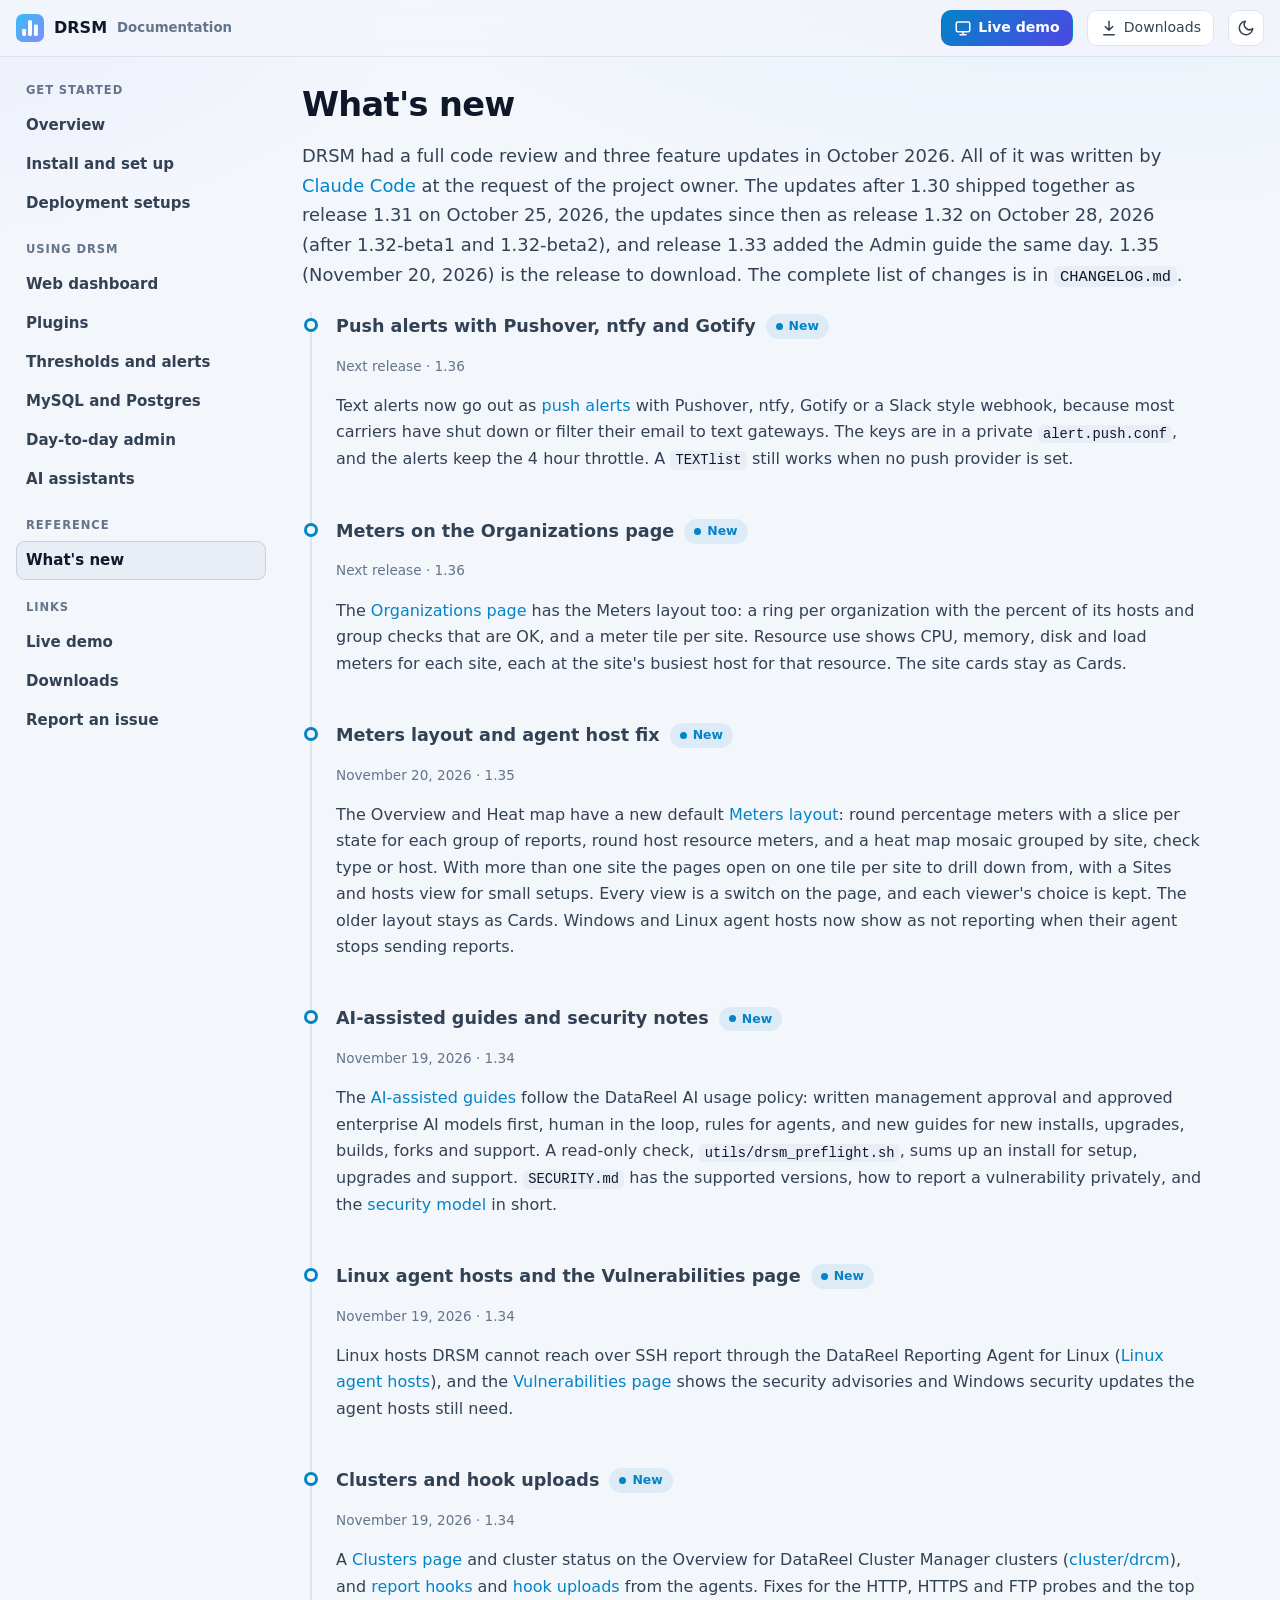
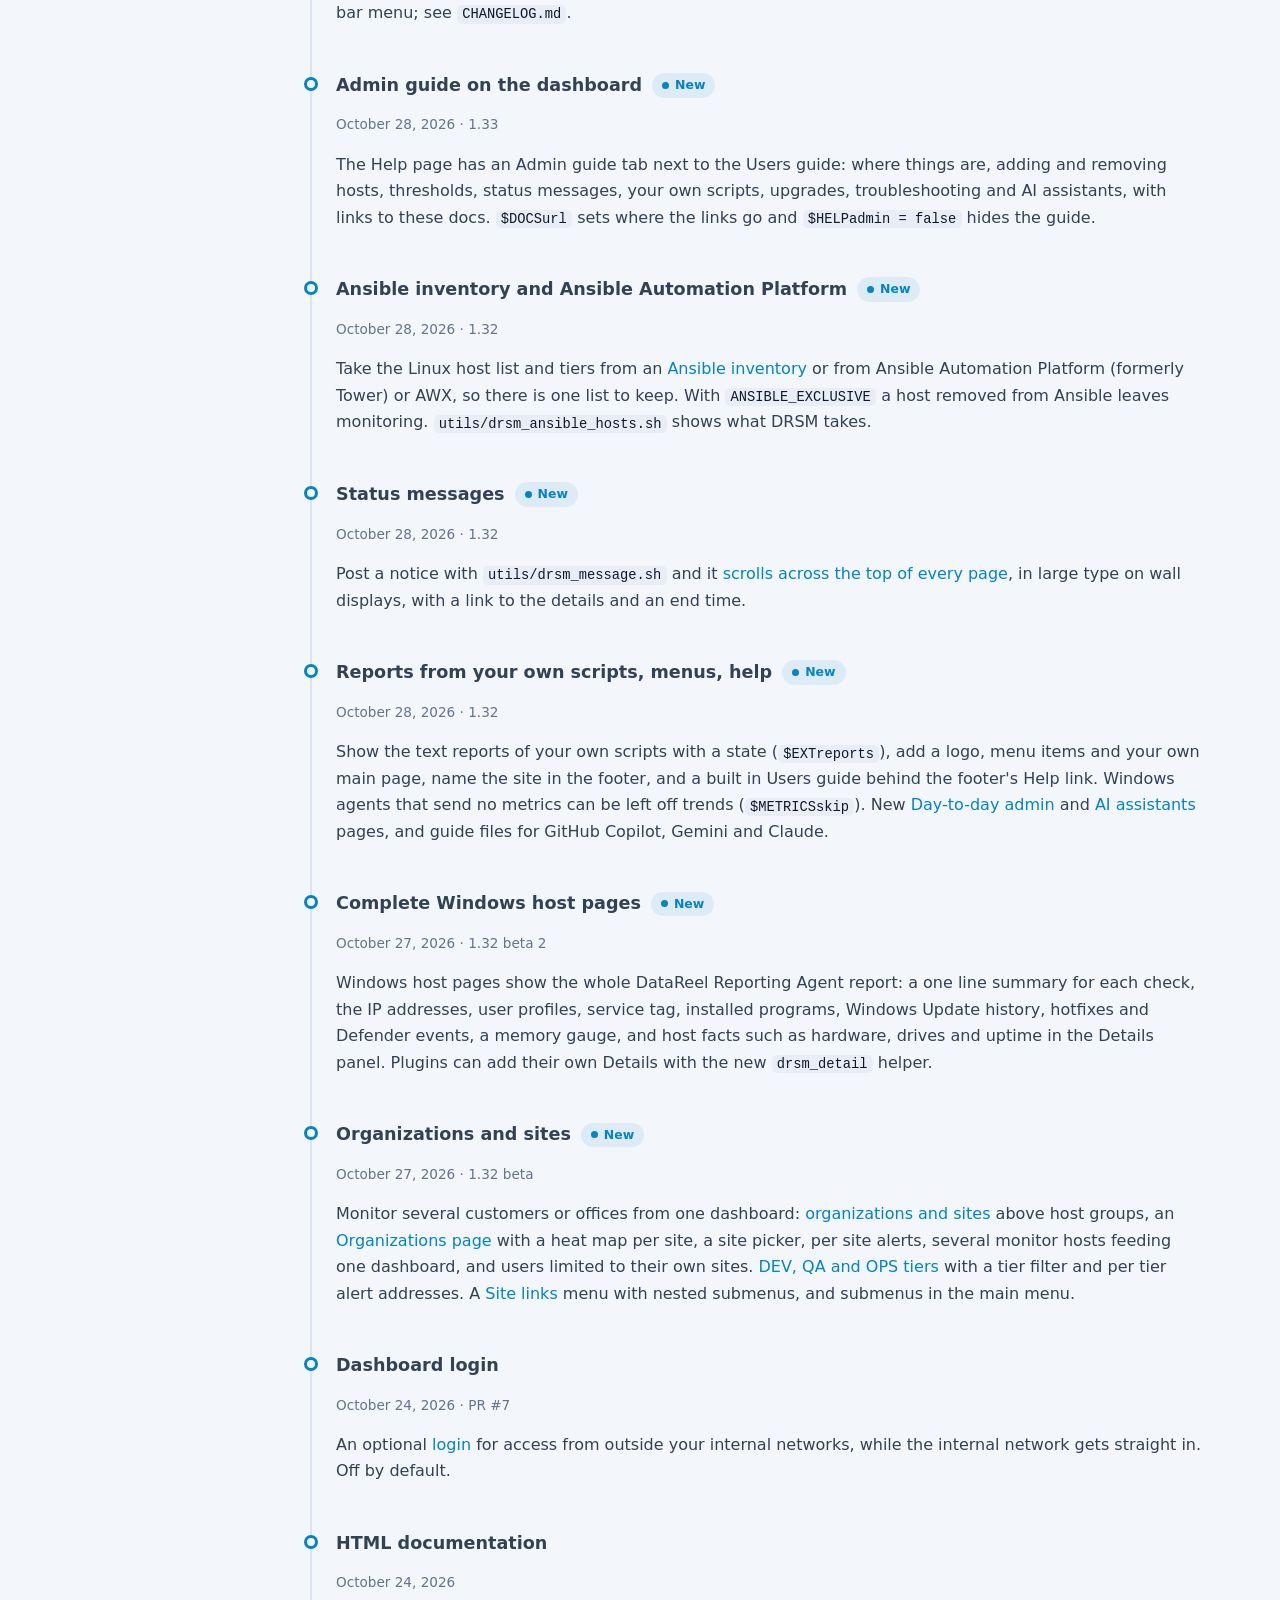
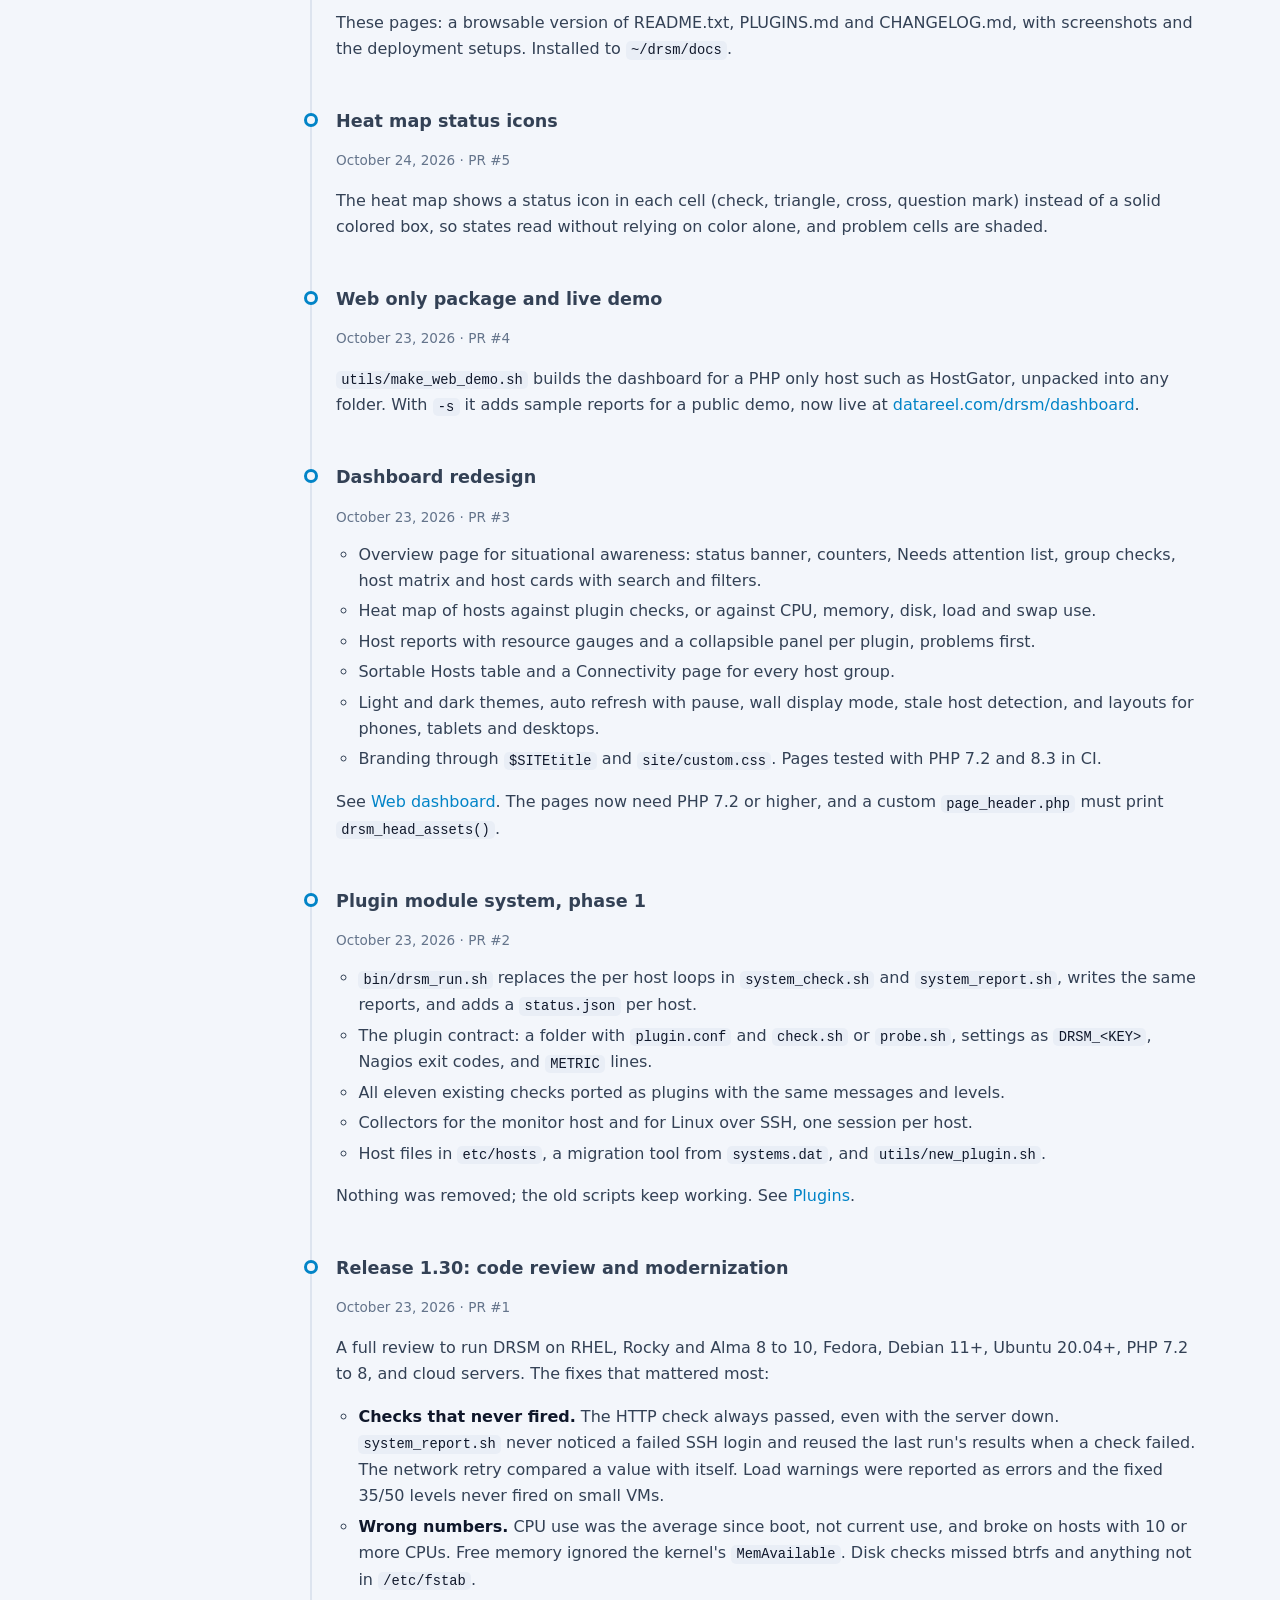
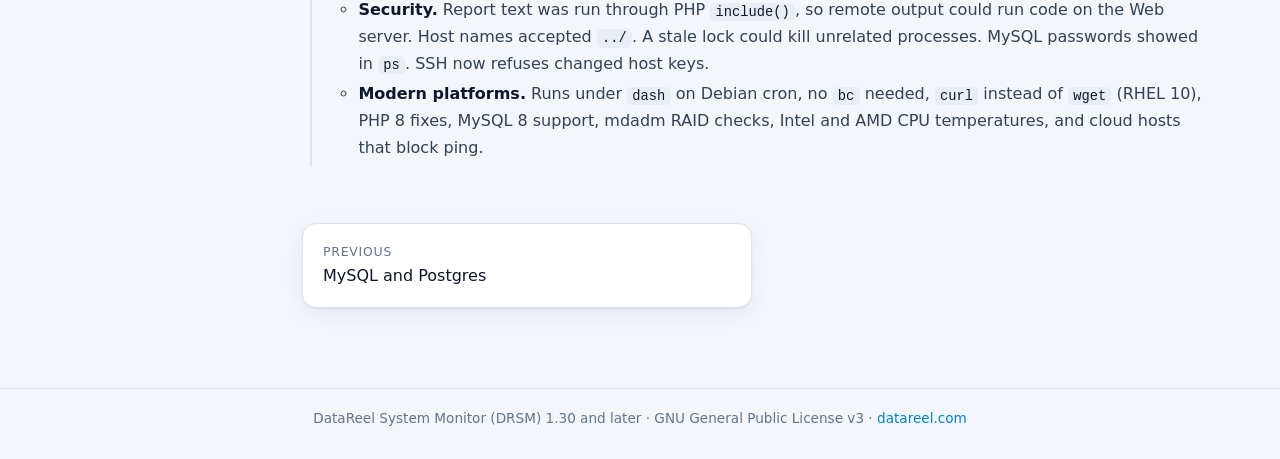
<file: docs/changelog.html>
<!DOCTYPE html>
<html lang="en">
<head>
<meta charset="utf-8">
<meta name="viewport" content="width=device-width, initial-scale=1">
<title>What's new | DRSM Documentation</title>
<meta name="description" content="Recent DRSM changes: code review, plugin system, dashboard redesign, Web only package and live demo.">
<link rel="icon" href="images/logo.svg" type="image/svg+xml">
<link rel="stylesheet" href="docs.css">
<script src="docs.js"></script>
</head>
<body>
<a class="skip" href="#main">Skip to content</a>
<header class="topbar">
  <div class="topbar-inner">
    <button class="tool icon-only menu-btn" type="button" data-action="menu" aria-label="Menu" aria-expanded="false"><svg class="icon" viewBox="0 0 24 24" fill="none" stroke="currentColor" stroke-width="2" stroke-linecap="round" aria-hidden="true"><path d="M4 6h16M4 12h16M4 18h16"/></svg></button>
    <a class="brand" href="index.html"><img src="images/logo.svg" alt="">DRSM <small>Documentation</small></a>
    <span class="spacer"></span>
    <a class="tool primary" href="https://datareel.com/drsm/dashboard/"><svg class="icon" viewBox="0 0 24 24" fill="none" stroke="currentColor" stroke-width="2" stroke-linecap="round" stroke-linejoin="round" aria-hidden="true"><rect x="3" y="4" width="18" height="13" rx="2"/><path d="M8 21h8M12 17v4"/></svg><span>Live demo</span></a>
    <a class="tool hide-sm" href="https://datareel.com/downloads/drsm/"><svg class="icon" viewBox="0 0 24 24" fill="none" stroke="currentColor" stroke-width="2" stroke-linecap="round" stroke-linejoin="round" aria-hidden="true"><path d="M12 3v12M7 10l5 5 5-5M5 21h14"/></svg><span>Downloads</span></a>
    <button class="tool icon-only" type="button" data-action="theme" aria-label="Switch light or dark theme"><svg class="icon sun" viewBox="0 0 24 24" fill="none" stroke="currentColor" stroke-width="2" stroke-linecap="round" aria-hidden="true"><circle cx="12" cy="12" r="4"/><path d="M12 2v2M12 20v2M4.93 4.93l1.41 1.41M17.66 17.66l1.41 1.41M2 12h2M20 12h2M4.93 19.07l1.41-1.41M17.66 6.34l1.41-1.41"/></svg><svg class="icon moon" viewBox="0 0 24 24" fill="none" stroke="currentColor" stroke-width="2" stroke-linecap="round" stroke-linejoin="round" aria-hidden="true"><path d="M21 12.8A9 9 0 1 1 11.2 3a7 7 0 0 0 9.8 9.8z"/></svg></button>
  </div>
</header>
<div class="layout">
  <nav class="sidebar" aria-label="Documentation">
    <h4>Get started</h4><a href="index.html">Overview</a><a href="install.html">Install and set up</a><a href="deployment.html">Deployment setups</a><h4>Using DRSM</h4><a href="dashboard.html">Web dashboard</a><a href="plugins.html">Plugins</a><a href="alerts.html">Thresholds and alerts</a><a href="databases.html">MySQL and Postgres</a><a href="admin.html">Day-to-day admin</a><a href="ai-assistants.html">AI assistants</a><h4>Reference</h4><a href="changelog.html" class="active" aria-current="page">What's new</a><h4>Links</h4><a href="https://datareel.com/drsm/dashboard/">Live demo</a><a href="https://datareel.com/downloads/drsm/">Downloads</a><a href="https://datareel.com/contact.php">Report an issue</a>
  </nav>
  <main class="content" id="main">
<h1>What's new</h1>
<p class="lead">DRSM had a full code review and three feature updates in October 2026. All of it was written by <a href="https://claude.com/claude-code">Claude Code</a> at the request of the project owner. The updates after 1.30 shipped together as release 1.31 on October 25, 2026, the updates since then as release 1.32 on October 28, 2026 (after 1.32-beta1 and 1.32-beta2), and release 1.33 added the Admin guide the same day. 1.35 (November 20, 2026) is the release to download. The complete list of changes is in <code>CHANGELOG.md</code>.</p>

<ul class="timeline">
<li>
  <h3>Push alerts with Pushover, ntfy and Gotify <span class="badge new">New</span></h3>
  <p class="meta">Next release &middot; 1.36</p>
  <p>Text alerts now go out as <a href="alerts.html#push">push alerts</a> with Pushover, ntfy, Gotify or a Slack style webhook, because most carriers have shut down or filter their email to text gateways. The keys are in a private <code>alert.push.conf</code>, and the alerts keep the 4 hour throttle. A <code>TEXTlist</code> still works when no push provider is set.</p>
</li>
<li>
  <h3>Meters on the Organizations page <span class="badge new">New</span></h3>
  <p class="meta">Next release &middot; 1.36</p>
  <p>The <a href="dashboard.html#orgs">Organizations page</a> has the Meters layout too: a ring per organization with the percent of its hosts and group checks that are OK, and a meter tile per site. Resource use shows CPU, memory, disk and load meters for each site, each at the site's busiest host for that resource. The site cards stay as Cards.</p>
</li>
<li>
  <h3>Meters layout and agent host fix <span class="badge new">New</span></h3>
  <p class="meta">November 20, 2026 &middot; 1.35</p>
  <p>The Overview and Heat map have a new default <a href="dashboard.html#overview">Meters layout</a>: round percentage meters with a slice per state for each group of reports, round host resource meters, and a heat map mosaic grouped by site, check type or host. With more than one site the pages open on one tile per site to drill down from, with a Sites and hosts view for small setups. Every view is a switch on the page, and each viewer's choice is kept. The older layout stays as Cards. Windows and Linux agent hosts now show as not reporting when their agent stops sending reports.</p>
</li>
<li>
  <h3>AI-assisted guides and security notes <span class="badge new">New</span></h3>
  <p class="meta">November 19, 2026 &middot; 1.34</p>
  <p>The <a href="ai-assistants.html">AI-assisted guides</a> follow the DataReel AI usage policy: written management approval and approved enterprise AI models first, human in the loop, rules for agents, and new guides for new installs, upgrades, builds, forks and support. A read-only check, <code>utils/drsm_preflight.sh</code>, sums up an install for setup, upgrades and support. <code>SECURITY.md</code> has the supported versions, how to report a vulnerability privately, and the <a href="admin.html#security">security model</a> in short.</p>
</li>
<li>
  <h3>Linux agent hosts and the Vulnerabilities page <span class="badge new">New</span></h3>
  <p class="meta">November 19, 2026 &middot; 1.34</p>
  <p>Linux hosts DRSM cannot reach over SSH report through the DataReel Reporting Agent for Linux (<a href="plugins.html#linux">Linux agent hosts</a>), and the <a href="dashboard.html#vulnerabilities">Vulnerabilities page</a> shows the security advisories and Windows security updates the agent hosts still need.</p>
</li>
<li>
  <h3>Clusters and hook uploads <span class="badge new">New</span></h3>
  <p class="meta">November 19, 2026 &middot; 1.34</p>
  <p>A <a href="dashboard.html#clusters">Clusters page</a> and cluster status on the Overview for DataReel Cluster Manager clusters (<a href="plugins.html#drcm">cluster/drcm</a>), and <a href="plugins.html#hooks">report hooks</a> and <a href="plugins.html#uploads">hook uploads</a> from the agents. Fixes for the HTTP, HTTPS and FTP probes and the top bar menu; see <code>CHANGELOG.md</code>.</p>
</li>
<li>
  <h3>Admin guide on the dashboard <span class="badge new">New</span></h3>
  <p class="meta">October 28, 2026 &middot; 1.33</p>
  <p>The Help page has an Admin guide tab next to the Users guide: where things are, adding and removing hosts, thresholds, status messages, your own scripts, upgrades, troubleshooting and AI assistants, with links to these docs. <code>$DOCSurl</code> sets where the links go and <code>$HELPadmin = false</code> hides the guide.</p>
</li>
<li>
  <h3>Ansible inventory and Ansible Automation Platform <span class="badge new">New</span></h3>
  <p class="meta">October 28, 2026 &middot; 1.32</p>
  <p>Take the Linux host list and tiers from an <a href="plugins.html#ansible">Ansible inventory</a> or from Ansible Automation Platform (formerly Tower) or AWX, so there is one list to keep. With <code>ANSIBLE_EXCLUSIVE</code> a host removed from Ansible leaves monitoring. <code>utils/drsm_ansible_hosts.sh</code> shows what DRSM takes.</p>
</li>
<li>
  <h3>Status messages <span class="badge new">New</span></h3>
  <p class="meta">October 28, 2026 &middot; 1.32</p>
  <p>Post a notice with <code>utils/drsm_message.sh</code> and it <a href="dashboard.html#messages">scrolls across the top of every page</a>, in large type on wall displays, with a link to the details and an end time.</p>
</li>
<li>
  <h3>Reports from your own scripts, menus, help <span class="badge new">New</span></h3>
  <p class="meta">October 28, 2026 &middot; 1.32</p>
  <p>Show the text reports of your own scripts with a state (<code>$EXTreports</code>), add a logo, menu items and your own main page, name the site in the footer, and a built in Users guide behind the footer's Help link. Windows agents that send no metrics can be left off trends (<code>$METRICSskip</code>). New <a href="admin.html">Day-to-day admin</a> and <a href="ai-assistants.html">AI assistants</a> pages, and guide files for GitHub Copilot, Gemini and Claude.</p>
</li>
<li>
  <h3>Complete Windows host pages <span class="badge new">New</span></h3>
  <p class="meta">October 27, 2026 &middot; 1.32 beta 2</p>
  <p>Windows host pages show the whole DataReel Reporting Agent report: a one line summary for each check, the IP addresses, user profiles, service tag, installed programs, Windows Update history, hotfixes and Defender events, a memory gauge, and host facts such as hardware, drives and uptime in the Details panel. Plugins can add their own Details with the new <a href="plugins.html#script"><code>drsm_detail</code></a> helper.</p>
</li>
<li>
  <h3>Organizations and sites <span class="badge new">New</span></h3>
  <p class="meta">October 27, 2026 &middot; 1.32 beta</p>
  <p>Monitor several customers or offices from one dashboard: <a href="plugins.html#sites">organizations and sites</a> above host groups, an <a href="dashboard.html#orgs">Organizations page</a> with a heat map per site, a site picker, per site alerts, several monitor hosts feeding one dashboard, and users limited to their own sites. <a href="plugins.html#tiers">DEV, QA and OPS tiers</a> with a tier filter and per tier alert addresses. A <a href="dashboard.html#links">Site links</a> menu with nested submenus, and submenus in the main menu.</p>
</li>
<li>
  <h3>Dashboard login</h3>
  <p class="meta">October 24, 2026 &middot; PR #7</p>
  <p>An optional <a href="dashboard.html#login">login</a> for access from outside your internal networks, while the internal network gets straight in. Off by default.</p>
</li>
<li>
  <h3>HTML documentation</h3>
  <p class="meta">October 24, 2026</p>
  <p>These pages: a browsable version of README.txt, PLUGINS.md and CHANGELOG.md, with screenshots and the deployment setups. Installed to <code>~/drsm/docs</code>.</p>
</li>
<li>
  <h3>Heat map status icons</h3>
  <p class="meta">October 24, 2026 &middot; PR #5</p>
  <p>The heat map shows a status icon in each cell (check, triangle, cross, question mark) instead of a solid colored box, so states read without relying on color alone, and problem cells are shaded.</p>
</li>
<li>
  <h3>Web only package and live demo</h3>
  <p class="meta">October 23, 2026 &middot; PR #4</p>
  <p><code>utils/make_web_demo.sh</code> builds the dashboard for a PHP only host such as HostGator, unpacked into any folder. With <code>-s</code> it adds sample reports for a public demo, now live at <a href="https://datareel.com/drsm/dashboard/">datareel.com/drsm/dashboard</a>.</p>
</li>
<li>
  <h3>Dashboard redesign</h3>
  <p class="meta">October 23, 2026 &middot; PR #3</p>
  <ul>
    <li>Overview page for situational awareness: status banner, counters, Needs attention list, group checks, host matrix and host cards with search and filters.</li>
    <li>Heat map of hosts against plugin checks, or against CPU, memory, disk, load and swap use.</li>
    <li>Host reports with resource gauges and a collapsible panel per plugin, problems first.</li>
    <li>Sortable Hosts table and a Connectivity page for every host group.</li>
    <li>Light and dark themes, auto refresh with pause, wall display mode, stale host detection, and layouts for phones, tablets and desktops.</li>
    <li>Branding through <code>$SITEtitle</code> and <code>site/custom.css</code>. Pages tested with PHP 7.2 and 8.3 in CI.</li>
  </ul>
  <p>See <a href="dashboard.html">Web dashboard</a>. The pages now need PHP 7.2 or higher, and a custom <code>page_header.php</code> must print <code>drsm_head_assets()</code>.</p>
</li>
<li>
  <h3>Plugin module system, phase 1</h3>
  <p class="meta">October 23, 2026 &middot; PR #2</p>
  <ul>
    <li><code>bin/drsm_run.sh</code> replaces the per host loops in <code>system_check.sh</code> and <code>system_report.sh</code>, writes the same reports, and adds a <code>status.json</code> per host.</li>
    <li>The plugin contract: a folder with <code>plugin.conf</code> and <code>check.sh</code> or <code>probe.sh</code>, settings as <code>DRSM_&lt;KEY&gt;</code>, Nagios exit codes, and <code>METRIC</code> lines.</li>
    <li>All eleven existing checks ported as plugins with the same messages and levels.</li>
    <li>Collectors for the monitor host and for Linux over SSH, one session per host.</li>
    <li>Host files in <code>etc/hosts</code>, a migration tool from <code>systems.dat</code>, and <code>utils/new_plugin.sh</code>.</li>
  </ul>
  <p>Nothing was removed; the old scripts keep working. See <a href="plugins.html">Plugins</a>.</p>
</li>
<li id="v130">
  <h3>Release 1.30: code review and modernization</h3>
  <p class="meta">October 23, 2026 &middot; PR #1</p>
  <p>A full review to run DRSM on RHEL, Rocky and Alma 8 to 10, Fedora, Debian 11+, Ubuntu 20.04+, PHP 7.2 to 8, and cloud servers. The fixes that mattered most:</p>
  <ul>
    <li><strong>Checks that never fired.</strong> The HTTP check always passed, even with the server down. <code>system_report.sh</code> never noticed a failed SSH login and reused the last run's results when a check failed. The network retry compared a value with itself. Load warnings were reported as errors and the fixed 35/50 levels never fired on small VMs.</li>
    <li><strong>Wrong numbers.</strong> CPU use was the average since boot, not current use, and broke on hosts with 10 or more CPUs. Free memory ignored the kernel's <code>MemAvailable</code>. Disk checks missed btrfs and anything not in <code>/etc/fstab</code>.</li>
    <li><strong>Security.</strong> Report text was run through PHP <code>include()</code>, so remote output could run code on the Web server. Host names accepted <code>../</code>. A stale lock could kill unrelated processes. MySQL passwords showed in <code>ps</code>. SSH now refuses changed host keys.</li>
    <li><strong>Modern platforms.</strong> Runs under <code>dash</code> on Debian cron, no <code>bc</code> needed, <code>curl</code> instead of <code>wget</code> (RHEL 10), PHP 8 fixes, MySQL 8 support, mdadm RAID checks, Intel and AMD CPU temperatures, and cloud hosts that block ping.</li>
  </ul>
</li>
</ul>
<nav class="pager" aria-label="Previous and next page"><a class="card prev" href="databases.html"><small>Previous</small>MySQL and Postgres</a></nav>
  </main>
</div>
<footer class="foot">DataReel System Monitor (DRSM) 1.30 and later &middot; GNU General Public License v3 &middot; <a href="https://datareel.com/info_drsm.php">datareel.com</a></footer>
</body>
</html>
</file>
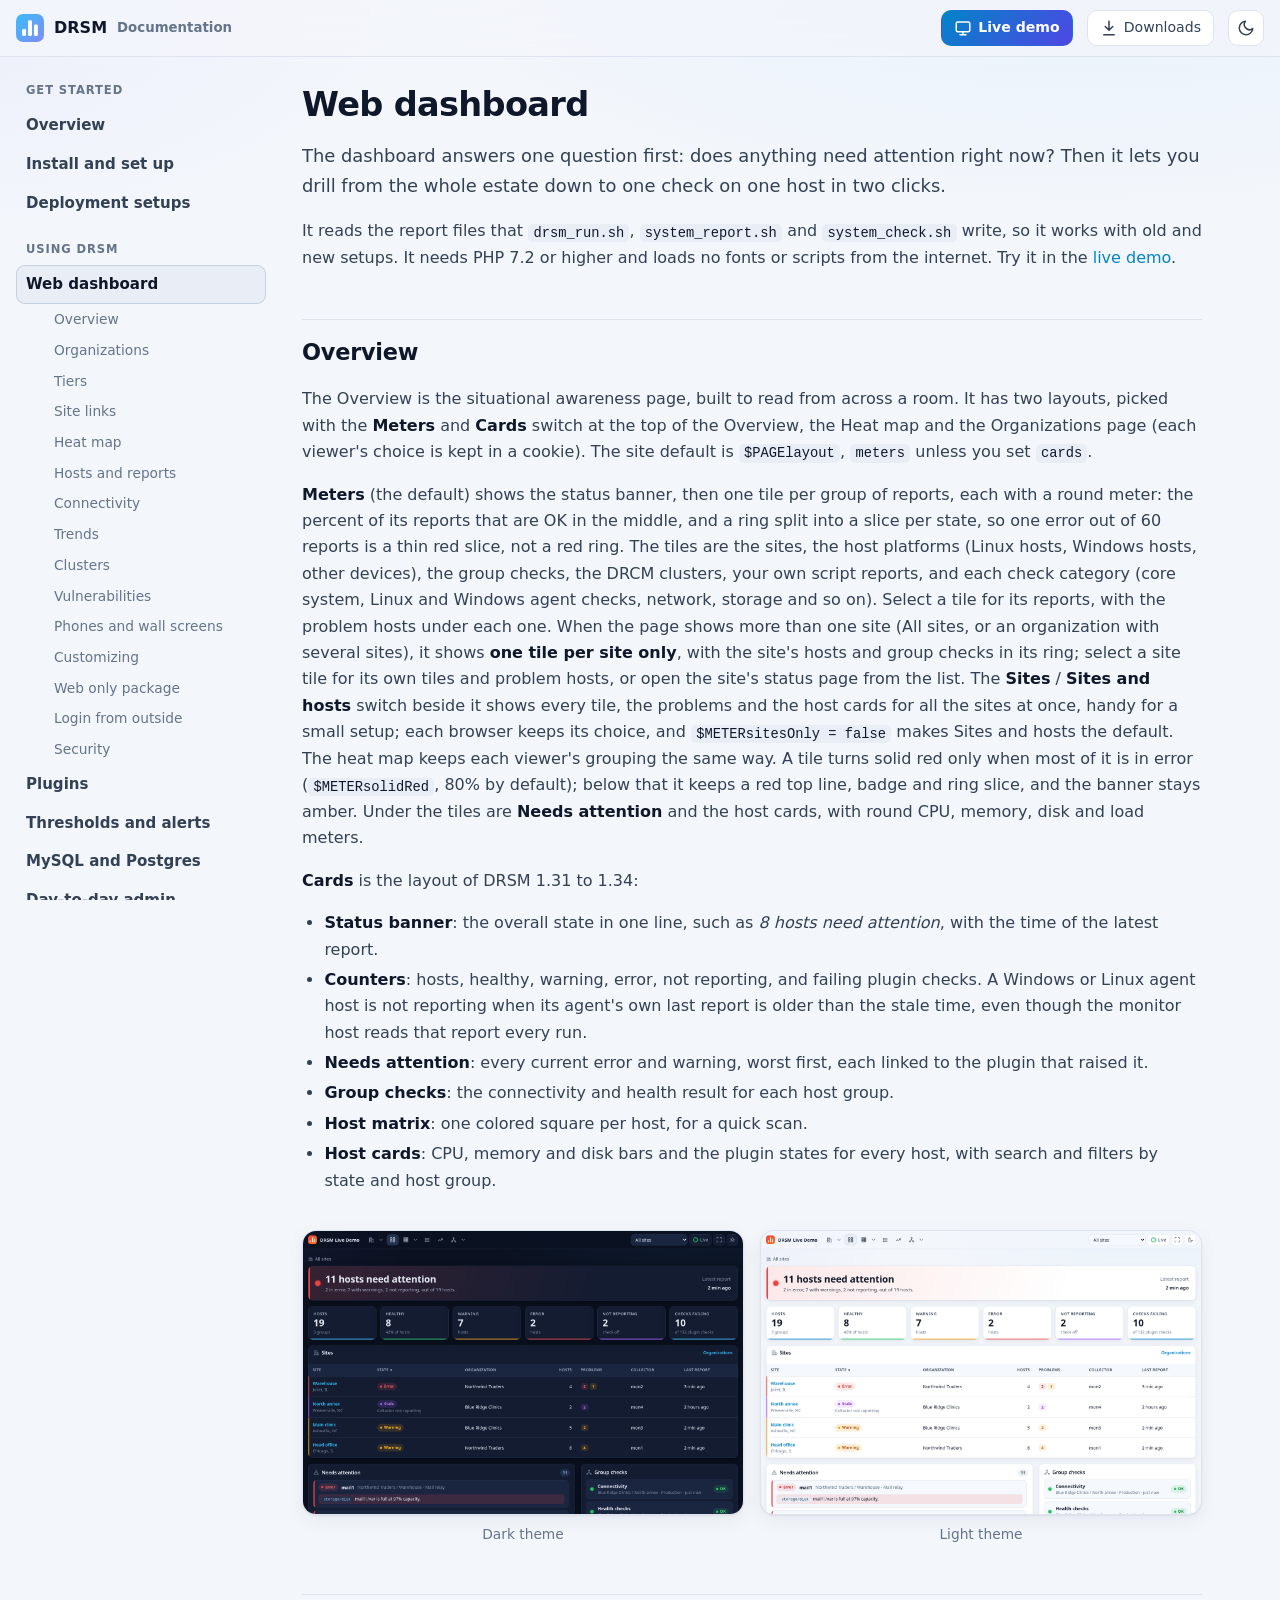
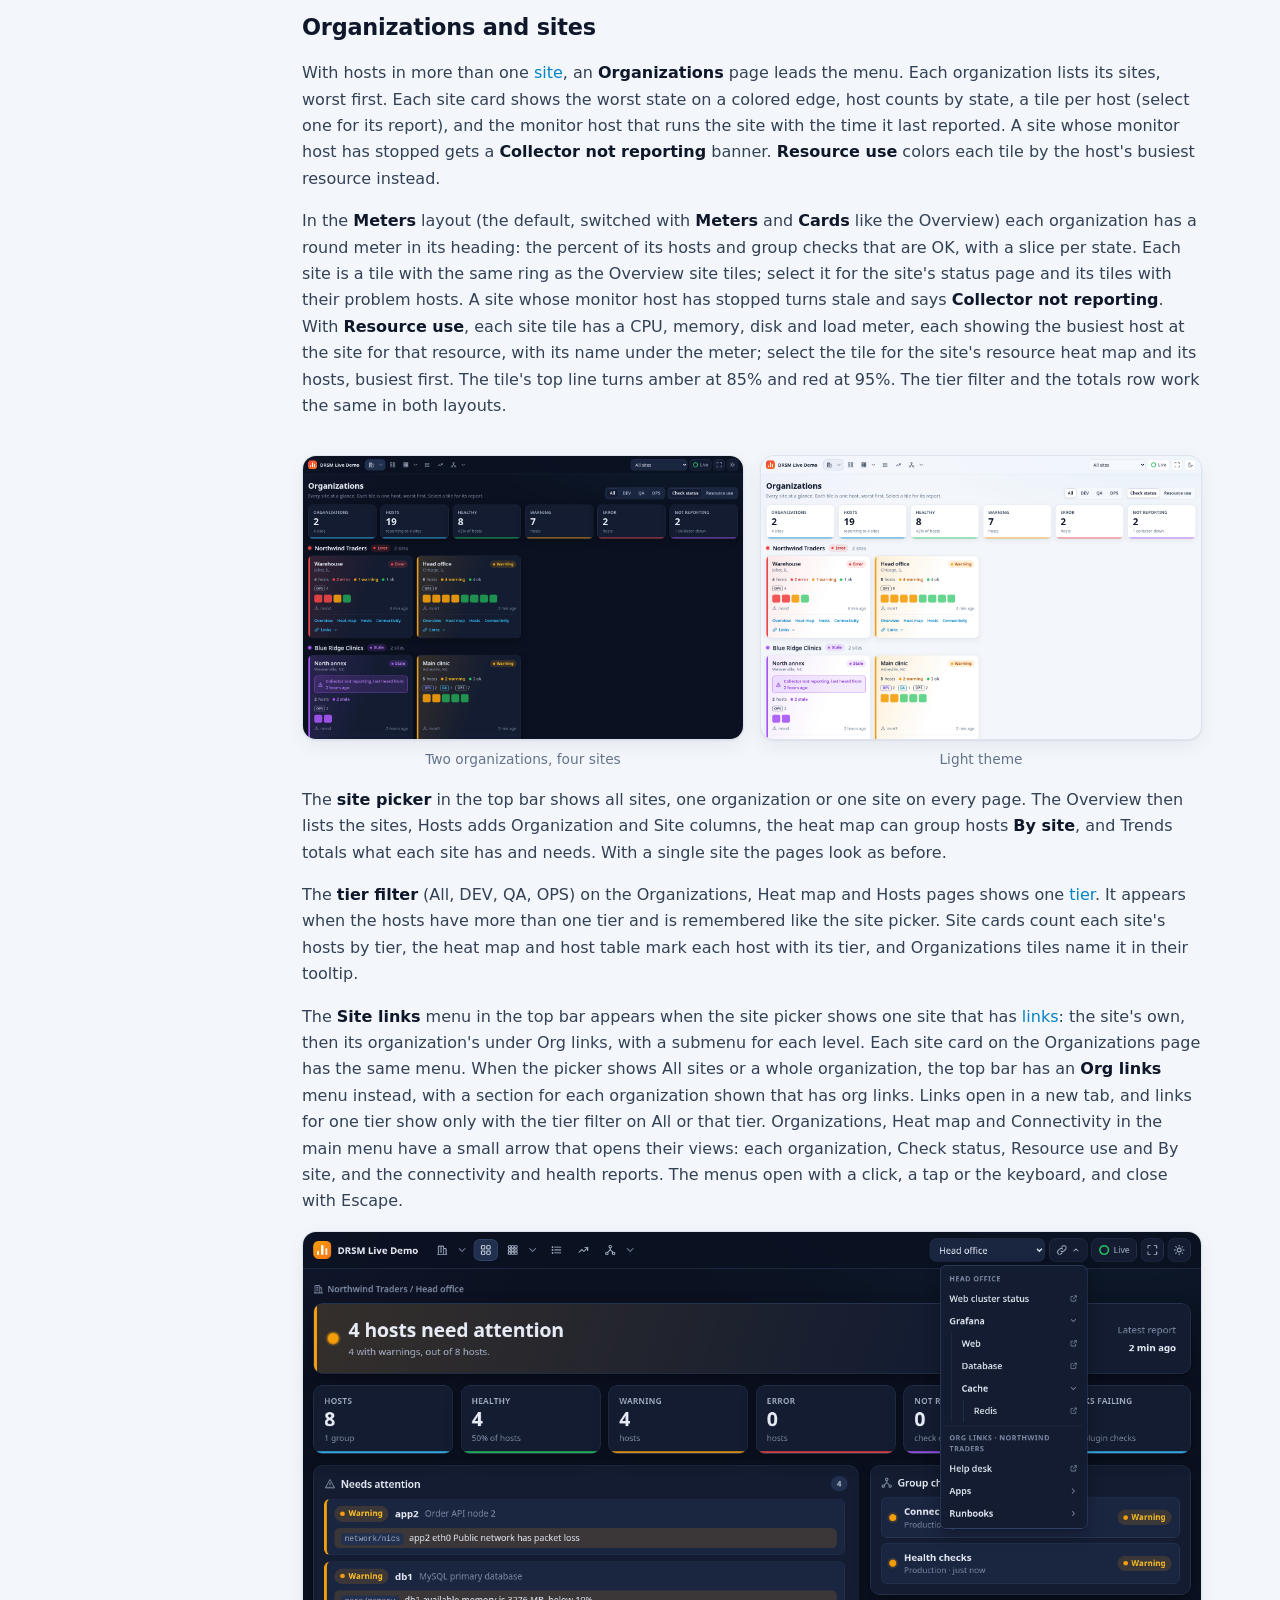
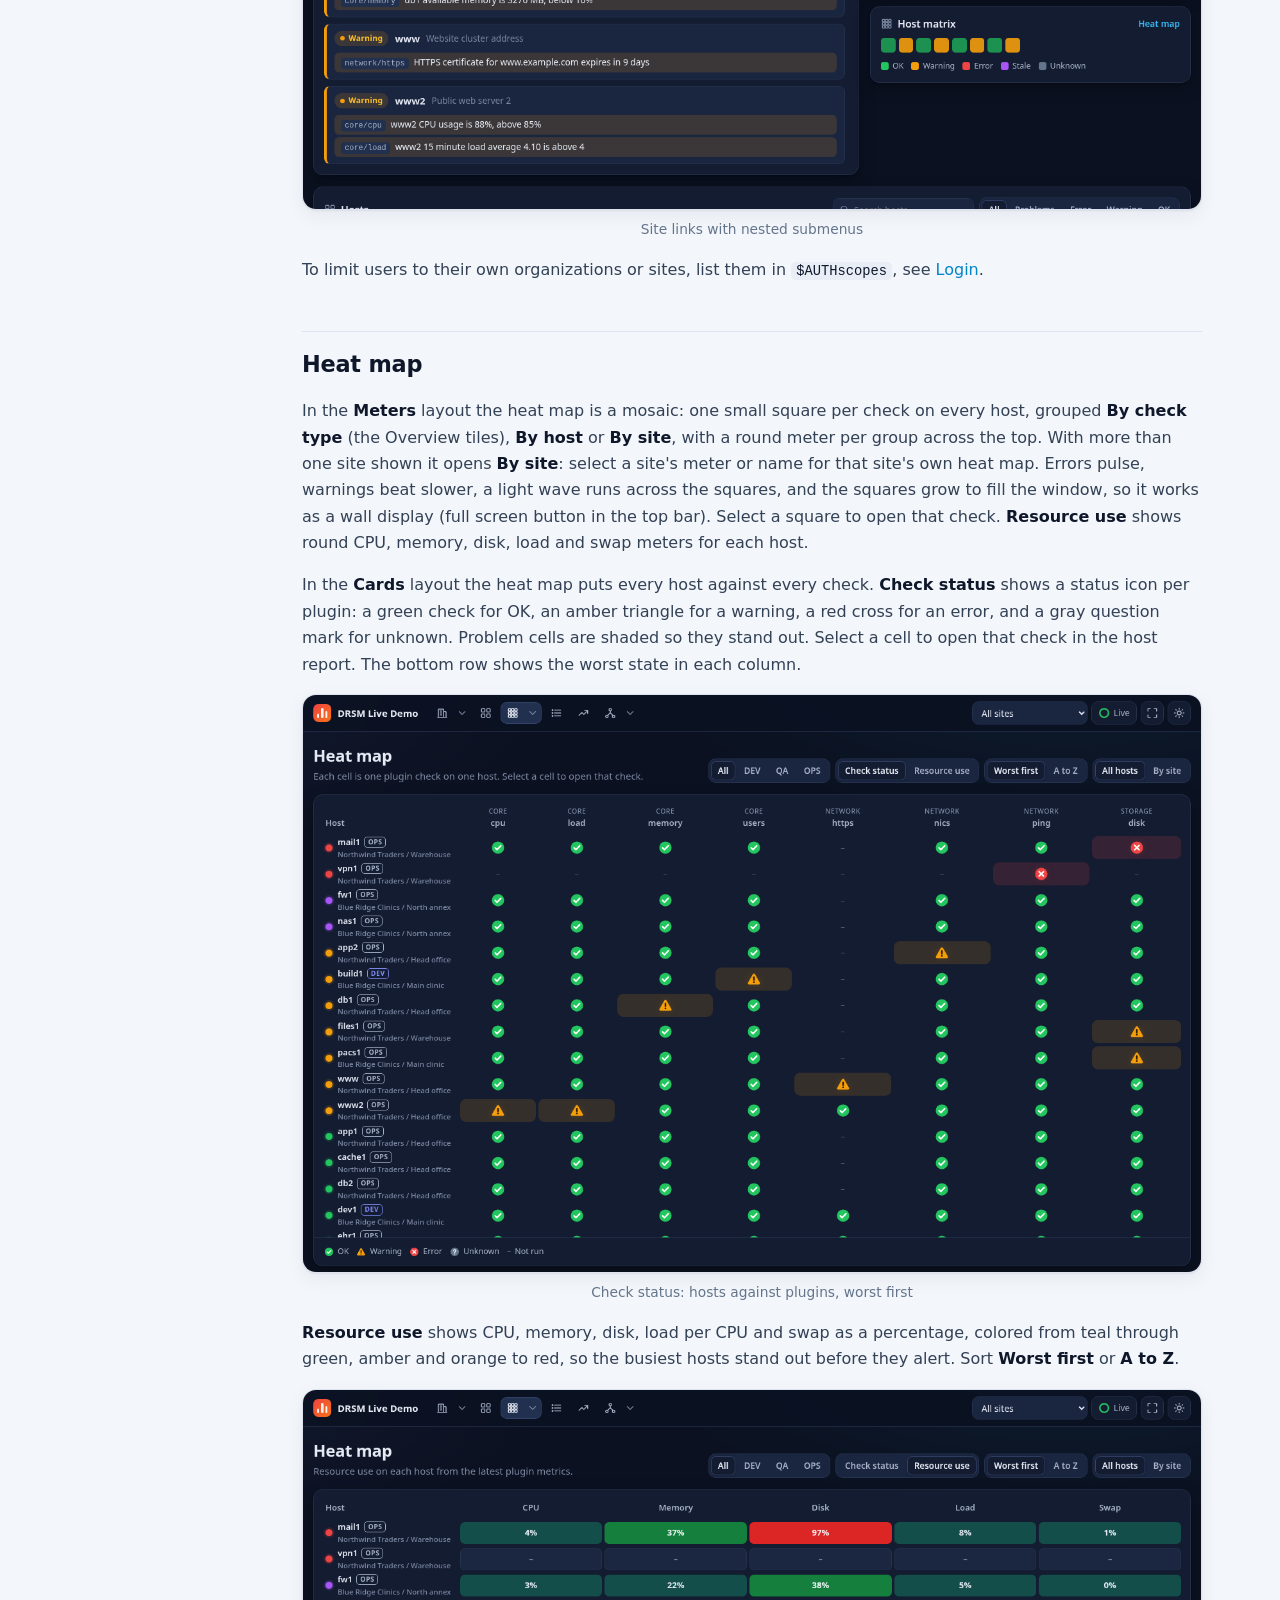
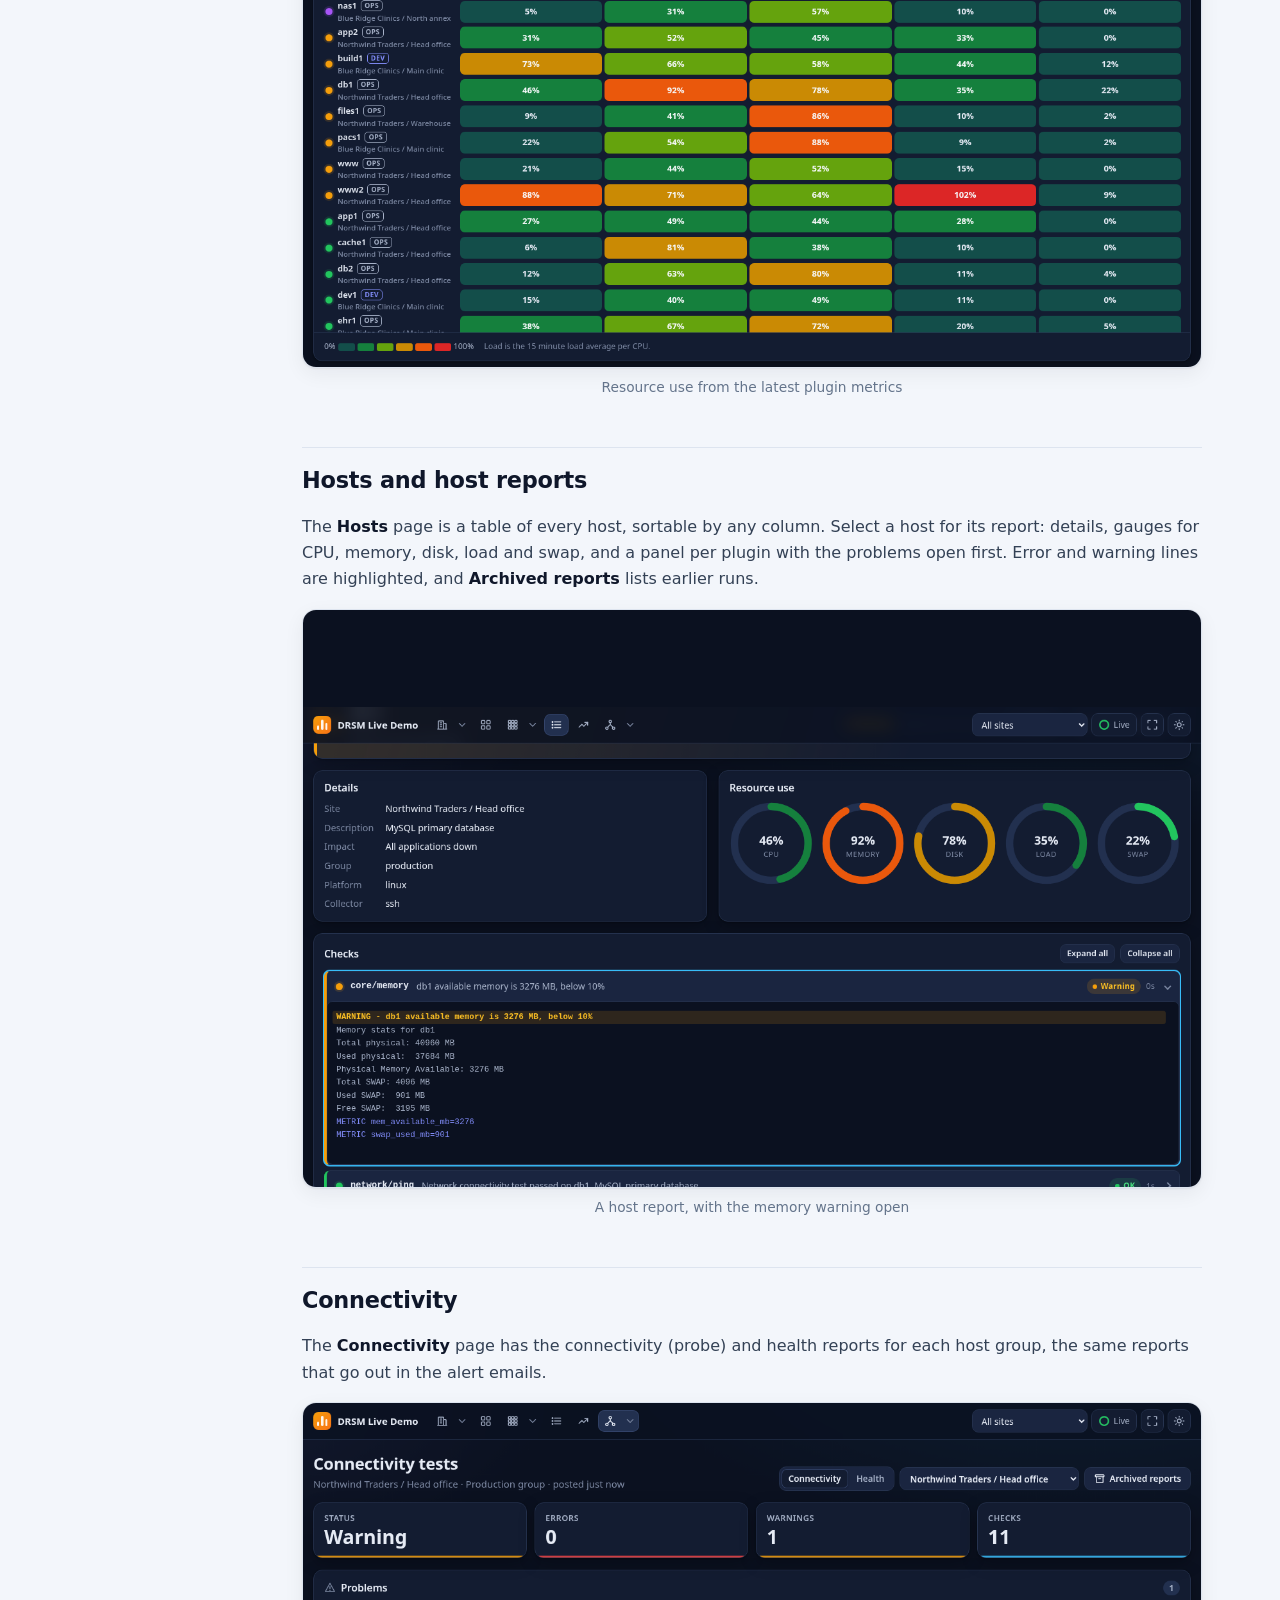
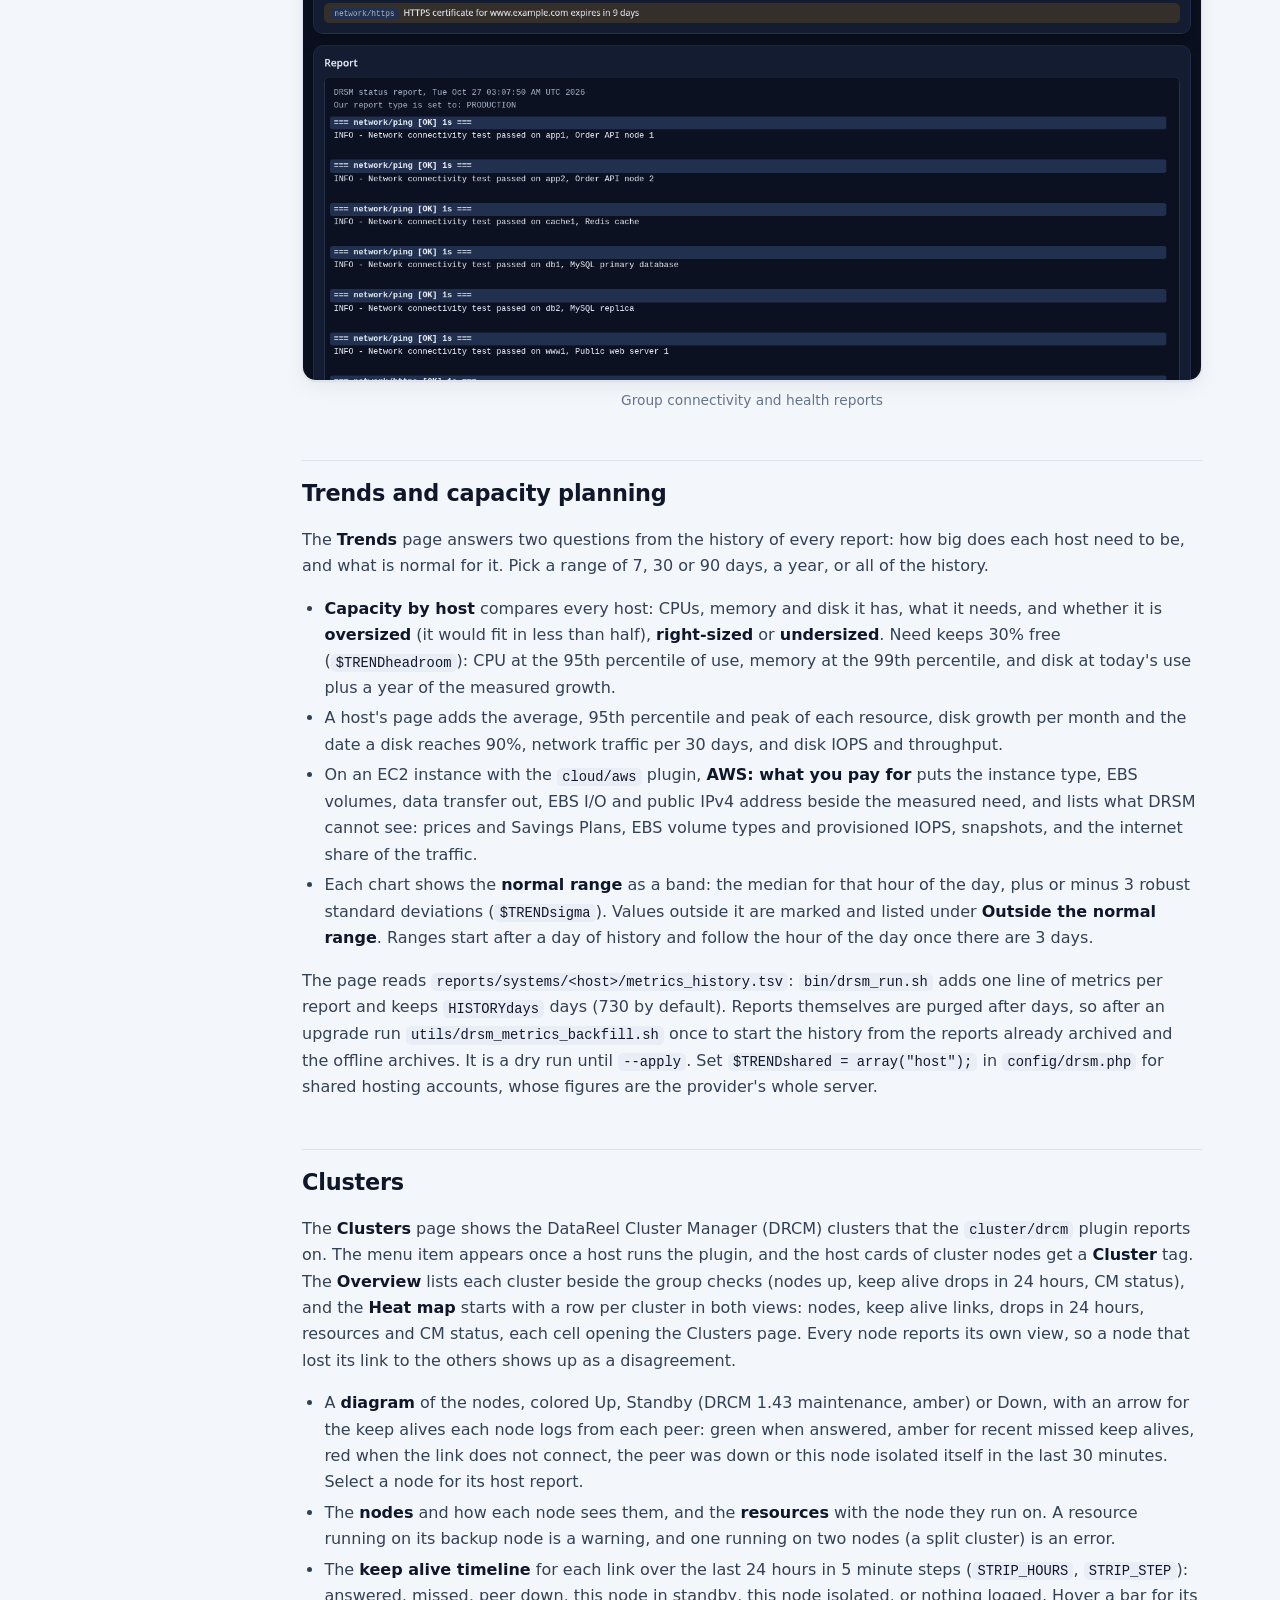
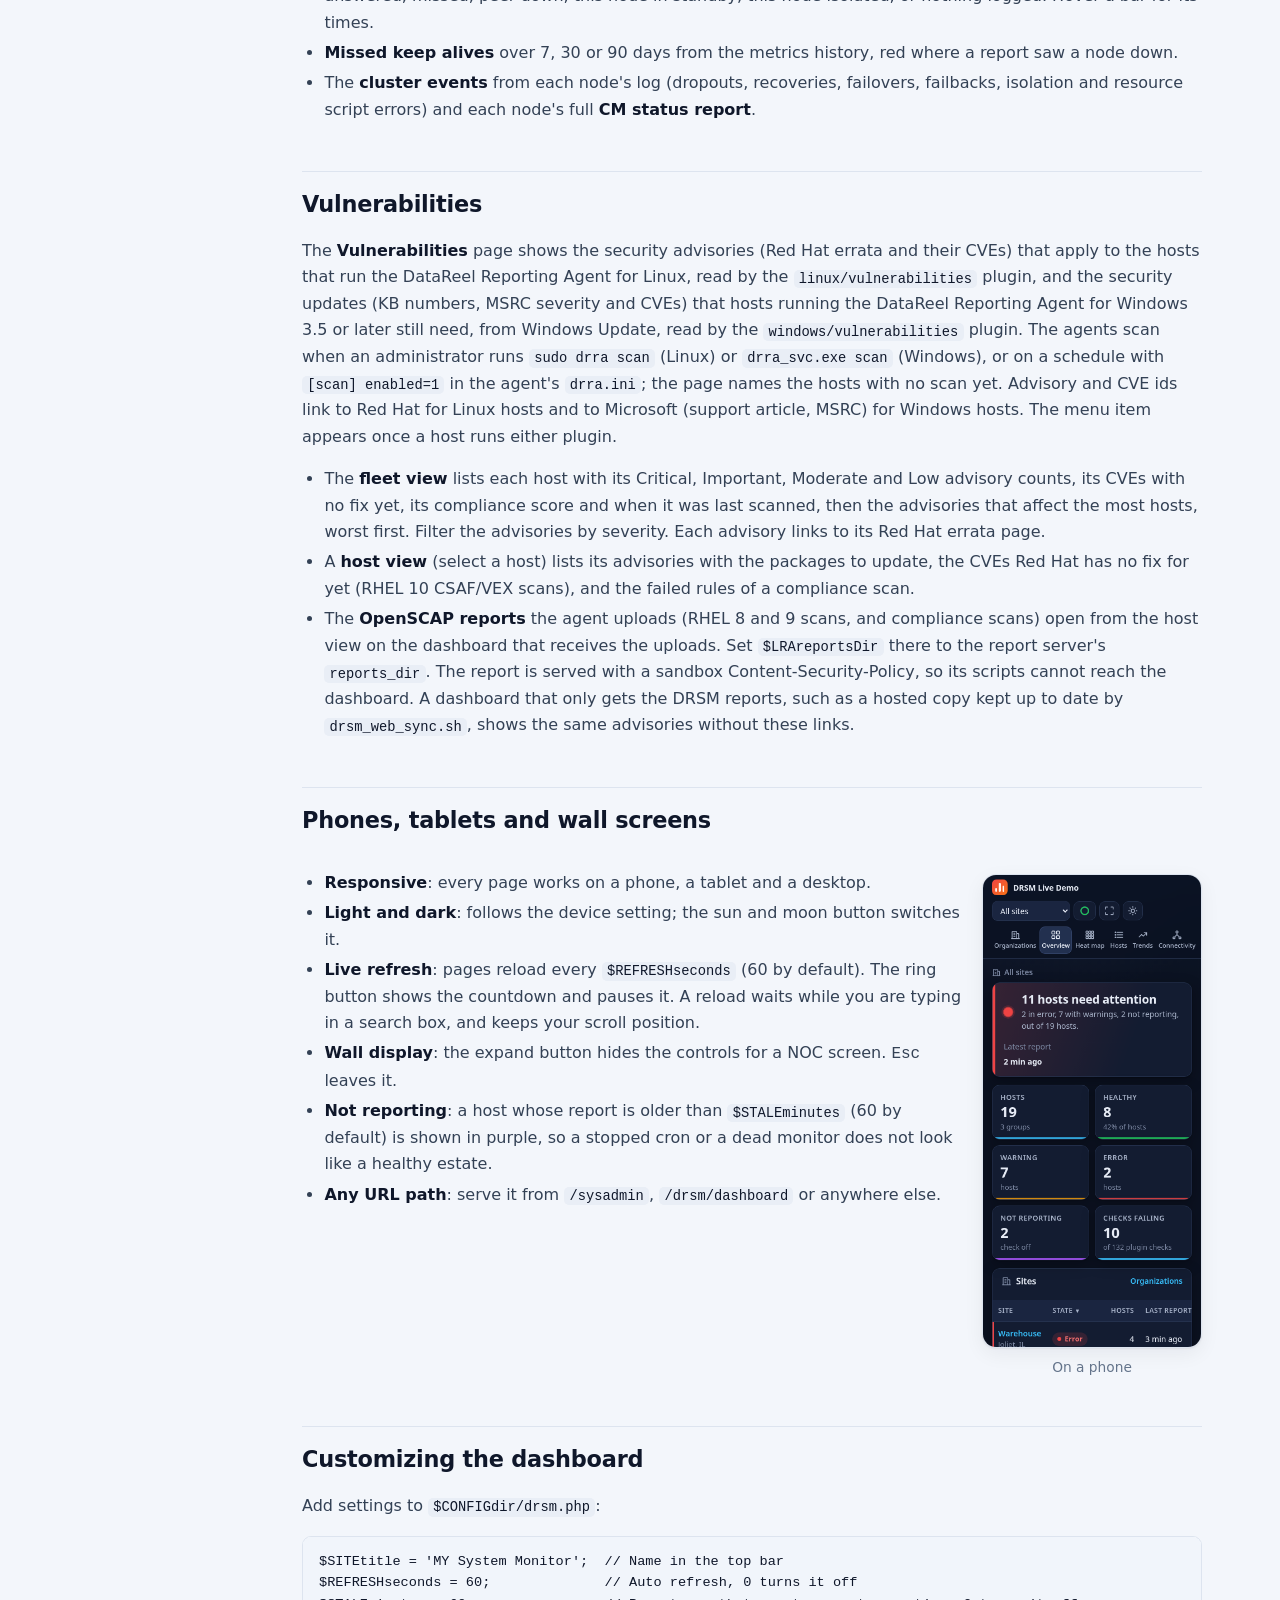
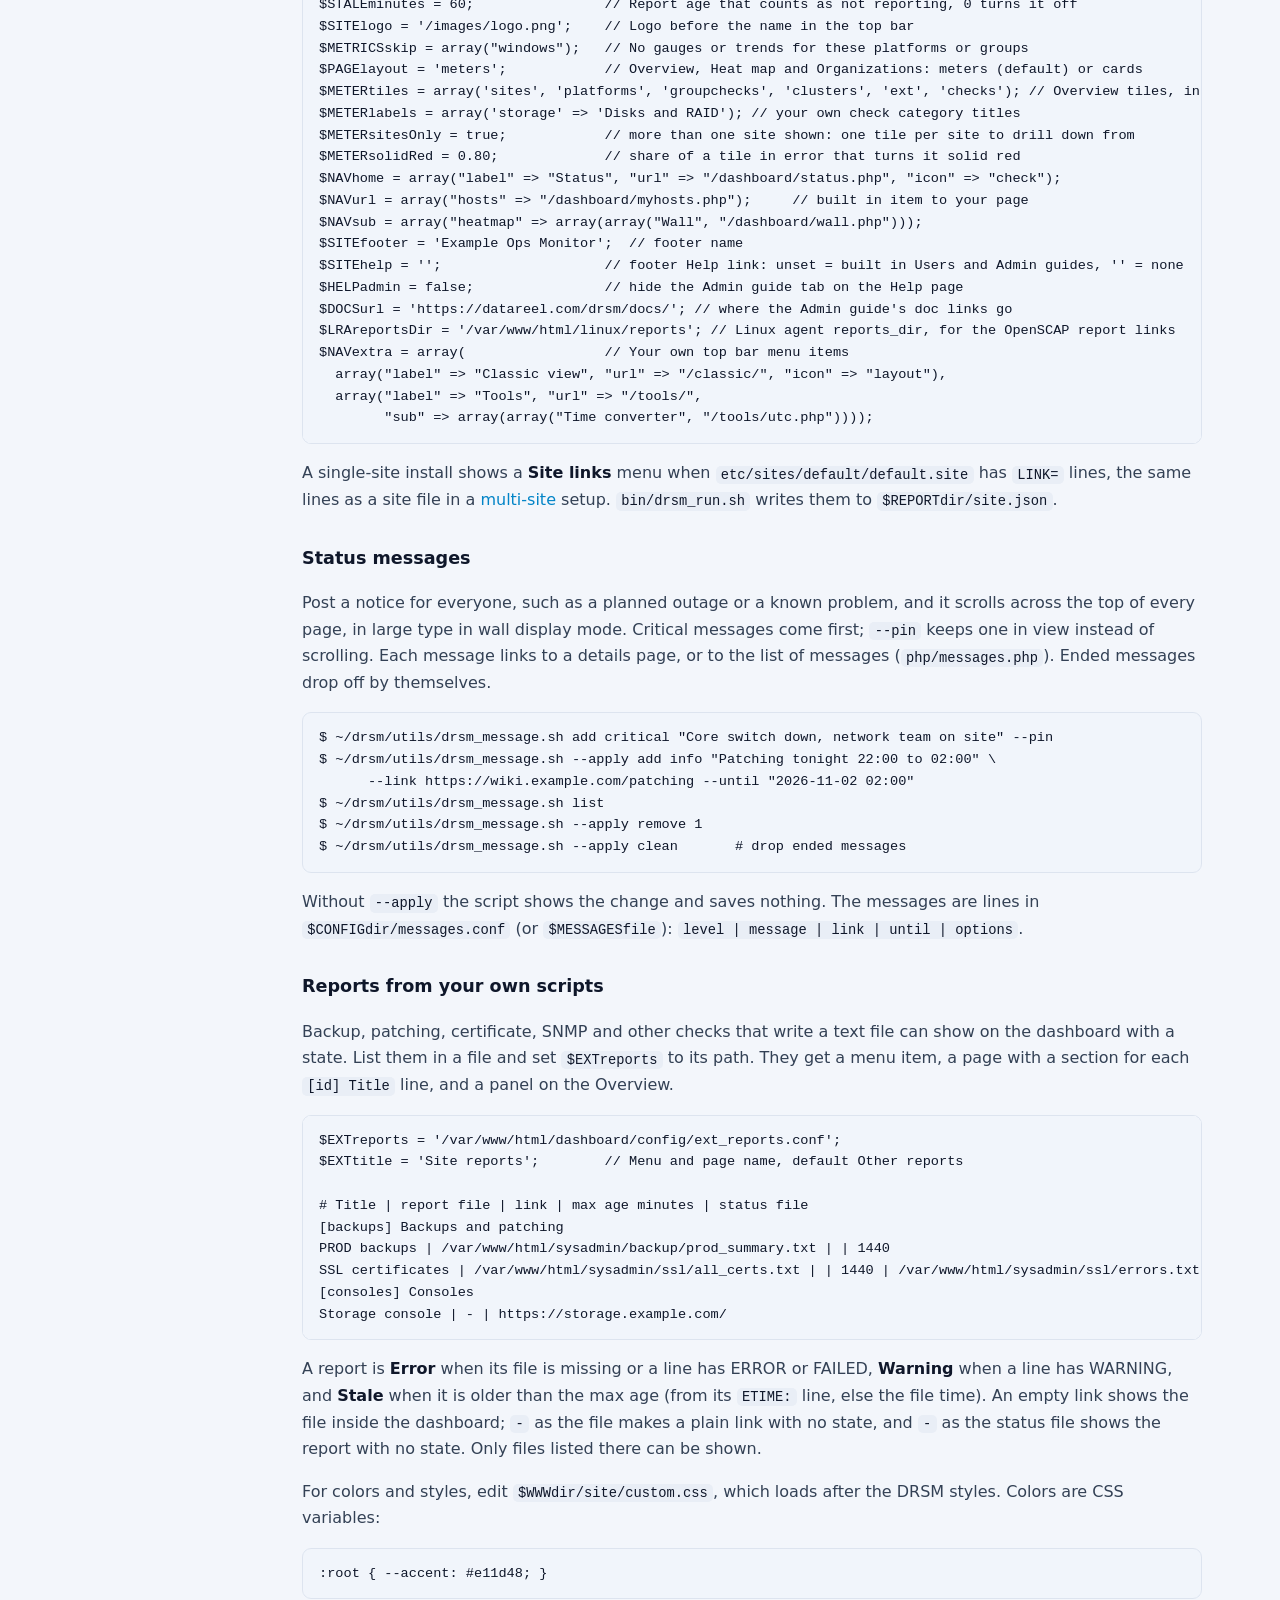
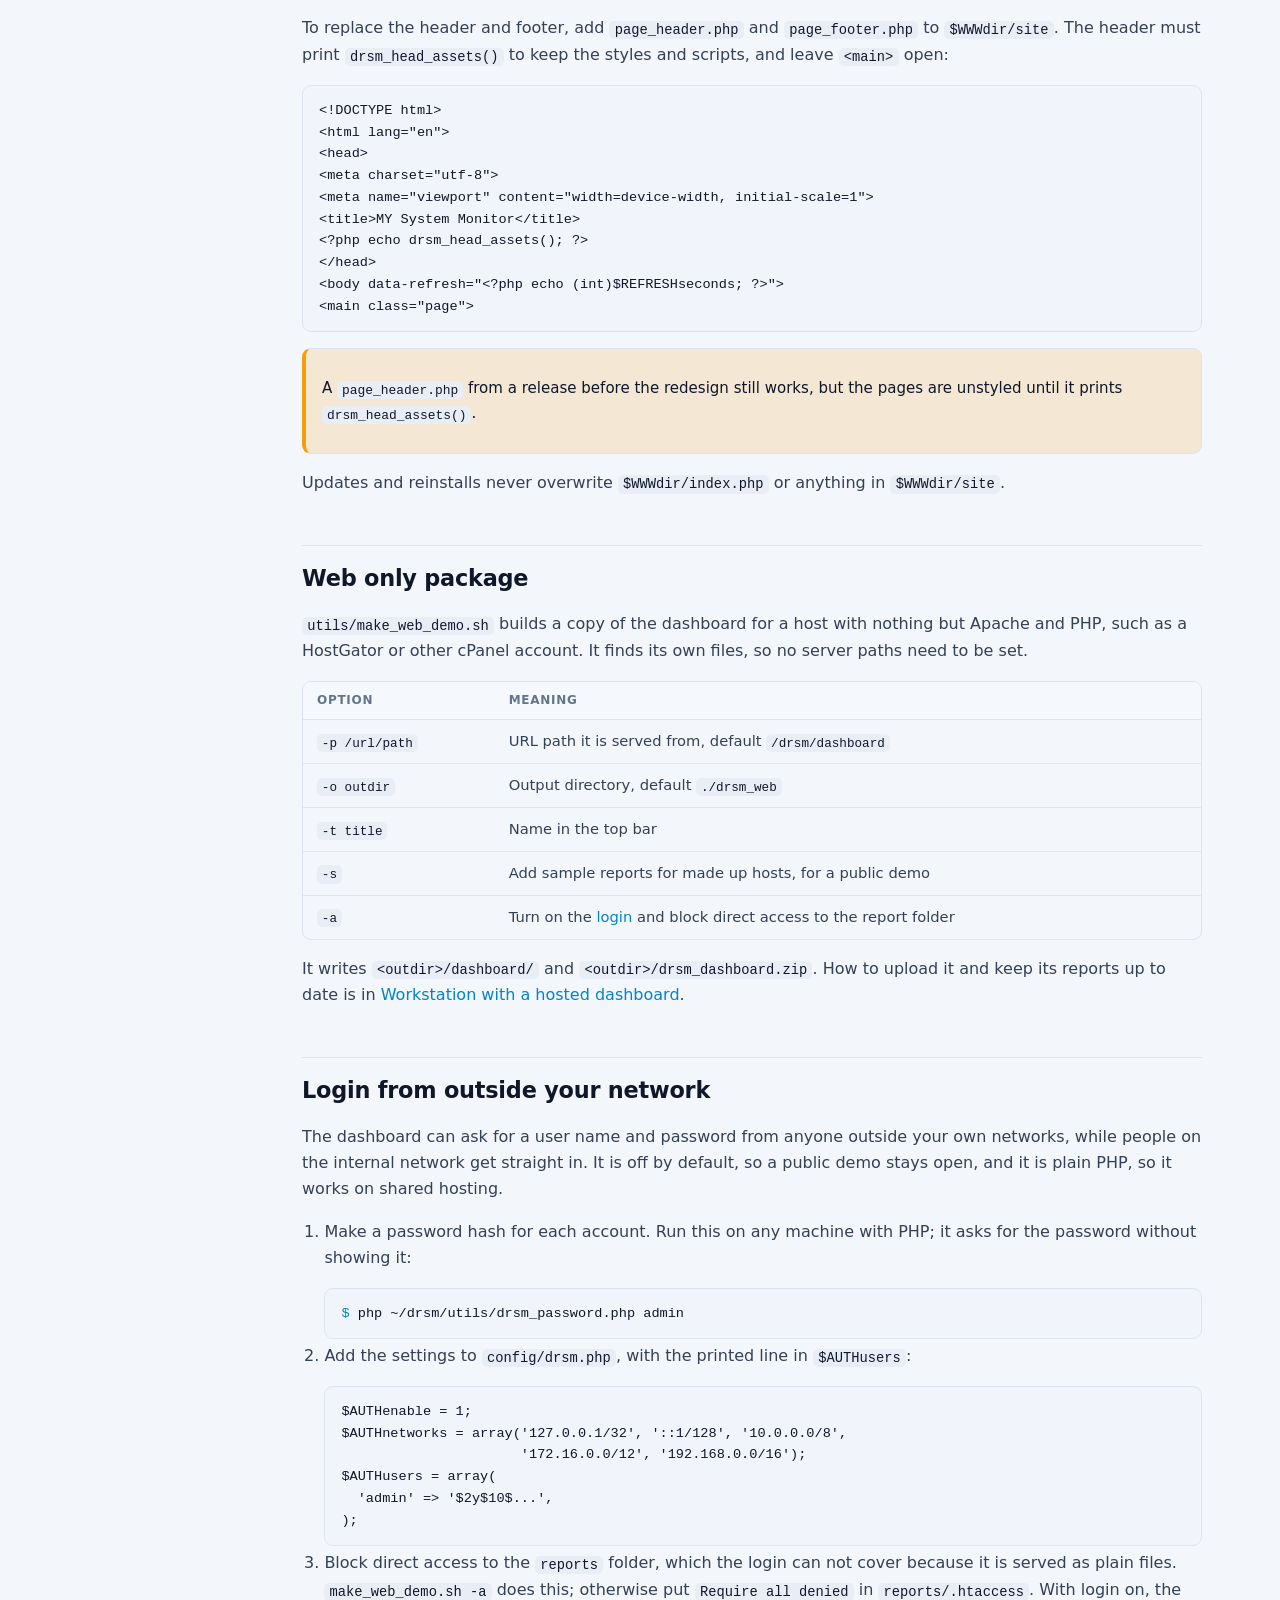
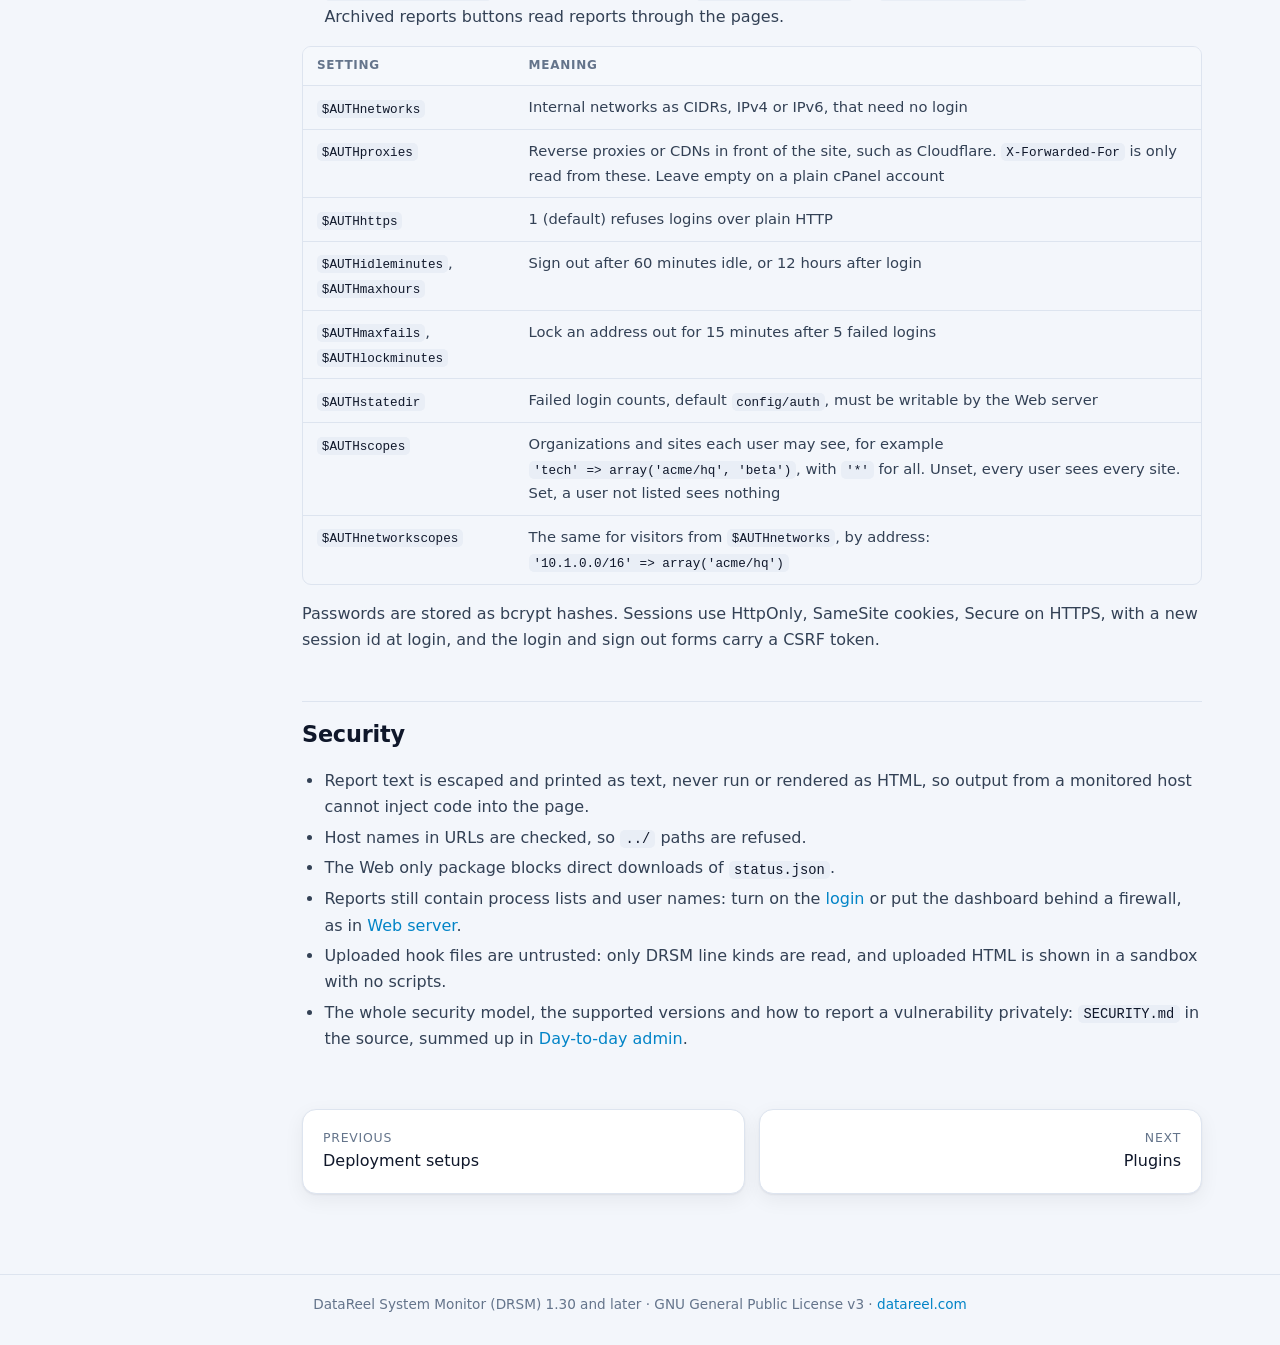
<file: docs/dashboard.html>
<!DOCTYPE html>
<html lang="en">
<head>
<meta charset="utf-8">
<meta name="viewport" content="width=device-width, initial-scale=1">
<title>Web dashboard | DRSM Documentation</title>
<meta name="description" content="The DRSM Web dashboard: Overview, heat map, host reports, connectivity, customizing and the Web only package.">
<link rel="icon" href="images/logo.svg" type="image/svg+xml">
<link rel="stylesheet" href="docs.css">
<script src="docs.js"></script>
</head>
<body>
<a class="skip" href="#main">Skip to content</a>
<header class="topbar">
  <div class="topbar-inner">
    <button class="tool icon-only menu-btn" type="button" data-action="menu" aria-label="Menu" aria-expanded="false"><svg class="icon" viewBox="0 0 24 24" fill="none" stroke="currentColor" stroke-width="2" stroke-linecap="round" aria-hidden="true"><path d="M4 6h16M4 12h16M4 18h16"/></svg></button>
    <a class="brand" href="index.html"><img src="images/logo.svg" alt="">DRSM <small>Documentation</small></a>
    <span class="spacer"></span>
    <a class="tool primary" href="https://datareel.com/drsm/dashboard/"><svg class="icon" viewBox="0 0 24 24" fill="none" stroke="currentColor" stroke-width="2" stroke-linecap="round" stroke-linejoin="round" aria-hidden="true"><rect x="3" y="4" width="18" height="13" rx="2"/><path d="M8 21h8M12 17v4"/></svg><span>Live demo</span></a>
    <a class="tool hide-sm" href="https://datareel.com/downloads/drsm/"><svg class="icon" viewBox="0 0 24 24" fill="none" stroke="currentColor" stroke-width="2" stroke-linecap="round" stroke-linejoin="round" aria-hidden="true"><path d="M12 3v12M7 10l5 5 5-5M5 21h14"/></svg><span>Downloads</span></a>
    <button class="tool icon-only" type="button" data-action="theme" aria-label="Switch light or dark theme"><svg class="icon sun" viewBox="0 0 24 24" fill="none" stroke="currentColor" stroke-width="2" stroke-linecap="round" aria-hidden="true"><circle cx="12" cy="12" r="4"/><path d="M12 2v2M12 20v2M4.93 4.93l1.41 1.41M17.66 17.66l1.41 1.41M2 12h2M20 12h2M4.93 19.07l1.41-1.41M17.66 6.34l1.41-1.41"/></svg><svg class="icon moon" viewBox="0 0 24 24" fill="none" stroke="currentColor" stroke-width="2" stroke-linecap="round" stroke-linejoin="round" aria-hidden="true"><path d="M21 12.8A9 9 0 1 1 11.2 3a7 7 0 0 0 9.8 9.8z"/></svg></button>
  </div>
</header>
<div class="layout">
  <nav class="sidebar" aria-label="Documentation">
    <h4>Get started</h4><a href="index.html">Overview</a><a href="install.html">Install and set up</a><a href="deployment.html">Deployment setups</a><h4>Using DRSM</h4><a href="dashboard.html" class="active" aria-current="page">Web dashboard</a><div class="toc"><a href="#overview">Overview</a><a href="#orgs">Organizations</a><a href="#tiers">Tiers</a><a href="#links">Site links</a><a href="#heatmap">Heat map</a><a href="#hosts">Hosts and reports</a><a href="#connectivity">Connectivity</a><a href="#trends">Trends</a><a href="#clusters">Clusters</a><a href="#vulnerabilities">Vulnerabilities</a><a href="#anywhere">Phones and wall screens</a><a href="#customize">Customizing</a><a href="#webonly">Web only package</a><a href="#login">Login from outside</a><a href="#security">Security</a></div><a href="plugins.html">Plugins</a><a href="alerts.html">Thresholds and alerts</a><a href="databases.html">MySQL and Postgres</a><a href="admin.html">Day-to-day admin</a><a href="ai-assistants.html">AI assistants</a><h4>Reference</h4><a href="changelog.html">What's new</a><h4>Links</h4><a href="https://datareel.com/drsm/dashboard/">Live demo</a><a href="https://datareel.com/downloads/drsm/">Downloads</a><a href="https://datareel.com/contact.php">Report an issue</a>
  </nav>
  <main class="content" id="main">
<h1>Web dashboard</h1>
<p class="lead">The dashboard answers one question first: does anything need attention right now? Then it lets you drill from the whole estate down to one check on one host in two clicks.</p>
<p>It reads the report files that <code>drsm_run.sh</code>, <code>system_report.sh</code> and <code>system_check.sh</code> write, so it works with old and new setups. It needs PHP 7.2 or higher and loads no fonts or scripts from the internet. Try it in the <a href="https://datareel.com/drsm/dashboard/">live demo</a>.</p>

<h2 id="overview">Overview</h2>
<p>The Overview is the situational awareness page, built to read from across a room. It has two layouts, picked with the <strong>Meters</strong> and <strong>Cards</strong> switch at the top of the Overview, the Heat map and the Organizations page (each viewer's choice is kept in a cookie). The site default is <code>$PAGElayout</code>, <code>meters</code> unless you set <code>cards</code>.</p>
<p><strong>Meters</strong> (the default) shows the status banner, then one tile per group of reports, each with a round meter: the percent of its reports that are OK in the middle, and a ring split into a slice per state, so one error out of 60 reports is a thin red slice, not a red ring. The tiles are the sites, the host platforms (Linux hosts, Windows hosts, other devices), the group checks, the DRCM clusters, your own script reports, and each check category (core system, Linux and Windows agent checks, network, storage and so on). Select a tile for its reports, with the problem hosts under each one. When the page shows more than one site (All sites, or an organization with several sites), it shows <strong>one tile per site only</strong>, with the site's hosts and group checks in its ring; select a site tile for its own tiles and problem hosts, or open the site's status page from the list. The <strong>Sites</strong> / <strong>Sites and hosts</strong> switch beside it shows every tile, the problems and the host cards for all the sites at once, handy for a small setup; each browser keeps its choice, and <code>$METERsitesOnly = false</code> makes Sites and hosts the default. The heat map keeps each viewer's grouping the same way. A tile turns solid red only when most of it is in error (<code>$METERsolidRed</code>, 80% by default); below that it keeps a red top line, badge and ring slice, and the banner stays amber. Under the tiles are <strong>Needs attention</strong> and the host cards, with round CPU, memory, disk and load meters.</p>
<p><strong>Cards</strong> is the layout of DRSM 1.31 to 1.34:</p>
<ul>
<li><strong>Status banner</strong>: the overall state in one line, such as <em>8 hosts need attention</em>, with the time of the latest report.</li>
<li><strong>Counters</strong>: hosts, healthy, warning, error, not reporting, and failing plugin checks. A Windows or Linux agent host is not reporting when its agent's own last report is older than the stale time, even though the monitor host reads that report every run.</li>
<li><strong>Needs attention</strong>: every current error and warning, worst first, each linked to the plugin that raised it.</li>
<li><strong>Group checks</strong>: the connectivity and health result for each host group.</li>
<li><strong>Host matrix</strong>: one colored square per host, for a quick scan.</li>
<li><strong>Host cards</strong>: CPU, memory and disk bars and the plugin states for every host, with search and filters by state and host group.</li>
</ul>
<div class="shots">
<figure><img src="images/overview.png" width="1400" height="900" loading="lazy" alt="Overview page in the dark theme"><figcaption>Dark theme</figcaption></figure>
<figure><img src="images/overview_light.png" width="1400" height="900" loading="lazy" alt="Overview page in the light theme"><figcaption>Light theme</figcaption></figure>
</div>

<h2 id="orgs">Organizations and sites</h2>
<p>With hosts in more than one <a href="plugins.html#sites">site</a>, an <strong>Organizations</strong> page leads the menu. Each organization lists its sites, worst first. Each site card shows the worst state on a colored edge, host counts by state, a tile per host (select one for its report), and the monitor host that runs the site with the time it last reported. A site whose monitor host has stopped gets a <strong>Collector not reporting</strong> banner. <strong>Resource use</strong> colors each tile by the host's busiest resource instead.</p>
<p>In the <strong>Meters</strong> layout (the default, switched with <strong>Meters</strong> and <strong>Cards</strong> like the Overview) each organization has a round meter in its heading: the percent of its hosts and group checks that are OK, with a slice per state. Each site is a tile with the same ring as the Overview site tiles; select it for the site's status page and its tiles with their problem hosts. A site whose monitor host has stopped turns stale and says <strong>Collector not reporting</strong>. With <strong>Resource use</strong>, each site tile has a CPU, memory, disk and load meter, each showing the busiest host at the site for that resource, with its name under the meter; select the tile for the site's resource heat map and its hosts, busiest first. The tile's top line turns amber at 85% and red at 95%. The tier filter and the totals row work the same in both layouts.</p>
<div class="shots">
<figure><img src="images/orgs.png" width="1400" height="900" loading="lazy" alt="Organizations page with two organizations and four sites, tier buttons, per tier host counts on each site card, and one site with its collector not reporting"><figcaption>Two organizations, four sites</figcaption></figure>
<figure><img src="images/orgs_light.png" width="1400" height="900" loading="lazy" alt="Organizations page in the light theme"><figcaption>Light theme</figcaption></figure>
</div>
<p>The <strong>site picker</strong> in the top bar shows all sites, one organization or one site on every page. The Overview then lists the sites, Hosts adds Organization and Site columns, the heat map can group hosts <strong>By site</strong>, and Trends totals what each site has and needs. With a single site the pages look as before.</p>
<p id="tiers">The <strong>tier filter</strong> (All, DEV, QA, OPS) on the Organizations, Heat map and Hosts pages shows one <a href="plugins.html#tiers">tier</a>. It appears when the hosts have more than one tier and is remembered like the site picker. Site cards count each site's hosts by tier, the heat map and host table mark each host with its tier, and Organizations tiles name it in their tooltip.</p>
<p id="links">The <strong>Site links</strong> menu in the top bar appears when the site picker shows one site that has <a href="plugins.html#links">links</a>: the site's own, then its organization's under Org links, with a submenu for each level. Each site card on the Organizations page has the same menu. When the picker shows All sites or a whole organization, the top bar has an <strong>Org links</strong> menu instead, with a section for each organization shown that has org links. Links open in a new tab, and links for one tier show only with the tier filter on All or that tier. Organizations, Heat map and Connectivity in the main menu have a small arrow that opens their views: each organization, Check status, Resource use and By site, and the connectivity and health reports. The menus open with a click, a tap or the keyboard, and close with Escape.</p>
<figure><img src="images/links.png" width="1400" height="900" loading="lazy" alt="Overview of the Head office site with the Site links menu open: the site's links with Grafana and Cache submenus, then the organization's links"><figcaption>Site links with nested submenus</figcaption></figure>
<p>To limit users to their own organizations or sites, list them in <code>$AUTHscopes</code>, see <a href="#login">Login</a>.</p>

<h2 id="heatmap">Heat map</h2>
<p>In the <strong>Meters</strong> layout the heat map is a mosaic: one small square per check on every host, grouped <strong>By check type</strong> (the Overview tiles), <strong>By host</strong> or <strong>By site</strong>, with a round meter per group across the top. With more than one site shown it opens <strong>By site</strong>: select a site's meter or name for that site's own heat map. Errors pulse, warnings beat slower, a light wave runs across the squares, and the squares grow to fill the window, so it works as a wall display (full screen button in the top bar). Select a square to open that check. <strong>Resource use</strong> shows round CPU, memory, disk, load and swap meters for each host.</p>
<p>In the <strong>Cards</strong> layout the heat map puts every host against every check. <strong>Check status</strong> shows a status icon per plugin: a green check for OK, an amber triangle for a warning, a red cross for an error, and a gray question mark for unknown. Problem cells are shaded so they stand out. Select a cell to open that check in the host report. The bottom row shows the worst state in each column.</p>
<figure><img src="images/heatmap.png" width="1400" height="900" loading="lazy" alt="Heat map in check status mode, with green, amber and red status icons per host and plugin"><figcaption>Check status: hosts against plugins, worst first</figcaption></figure>
<p><strong>Resource use</strong> shows CPU, memory, disk, load per CPU and swap as a percentage, colored from teal through green, amber and orange to red, so the busiest hosts stand out before they alert. Sort <strong>Worst first</strong> or <strong>A to Z</strong>.</p>
<figure><img src="images/heatmap_metrics.png" width="1400" height="900" loading="lazy" alt="Heat map in resource use mode, with CPU, memory, disk, load and swap percentages colored by level"><figcaption>Resource use from the latest plugin metrics</figcaption></figure>

<h2 id="hosts">Hosts and host reports</h2>
<p>The <strong>Hosts</strong> page is a table of every host, sortable by any column. Select a host for its report: details, gauges for CPU, memory, disk, load and swap, and a panel per plugin with the problems open first. Error and warning lines are highlighted, and <strong>Archived reports</strong> lists earlier runs.</p>
<figure><img src="images/host_report.png" width="1400" height="900" loading="lazy" alt="Host report for db1 with resource gauges and an open core/memory panel showing a warning line"><figcaption>A host report, with the memory warning open</figcaption></figure>

<h2 id="connectivity">Connectivity</h2>
<p>The <strong>Connectivity</strong> page has the connectivity (probe) and health reports for each host group, the same reports that go out in the alert emails.</p>
<figure><img src="images/connectivity.png" width="1400" height="900" loading="lazy" alt="Connectivity page with the group reports"><figcaption>Group connectivity and health reports</figcaption></figure>

<h2 id="trends">Trends and capacity planning</h2>
<p>The <strong>Trends</strong> page answers two questions from the history of every report: how big does each host need to be, and what is normal for it. Pick a range of 7, 30 or 90 days, a year, or all of the history.</p>
<ul>
<li><strong>Capacity by host</strong> compares every host: CPUs, memory and disk it has, what it needs, and whether it is <strong>oversized</strong> (it would fit in less than half), <strong>right-sized</strong> or <strong>undersized</strong>. Need keeps 30% free (<code>$TRENDheadroom</code>): CPU at the 95th percentile of use, memory at the 99th percentile, and disk at today's use plus a year of the measured growth.</li>
<li>A host's page adds the average, 95th percentile and peak of each resource, disk growth per month and the date a disk reaches 90%, network traffic per 30 days, and disk IOPS and throughput.</li>
<li>On an EC2 instance with the <code>cloud/aws</code> plugin, <strong>AWS: what you pay for</strong> puts the instance type, EBS volumes, data transfer out, EBS I/O and public IPv4 address beside the measured need, and lists what DRSM cannot see: prices and Savings Plans, EBS volume types and provisioned IOPS, snapshots, and the internet share of the traffic.</li>
<li>Each chart shows the <strong>normal range</strong> as a band: the median for that hour of the day, plus or minus 3 robust standard deviations (<code>$TRENDsigma</code>). Values outside it are marked and listed under <strong>Outside the normal range</strong>. Ranges start after a day of history and follow the hour of the day once there are 3 days.</li>
</ul>
<p>The page reads <code>reports/systems/&lt;host&gt;/metrics_history.tsv</code>: <code>bin/drsm_run.sh</code> adds one line of metrics per report and keeps <code>HISTORYdays</code> days (730 by default). Reports themselves are purged after days, so after an upgrade run <code>utils/drsm_metrics_backfill.sh</code> once to start the history from the reports already archived and the offline archives. It is a dry run until <code>--apply</code>. Set <code>$TRENDshared = array("host");</code> in <code>config/drsm.php</code> for shared hosting accounts, whose figures are the provider's whole server.</p>

<h2 id="clusters">Clusters</h2>
<p>The <strong>Clusters</strong> page shows the DataReel Cluster Manager (DRCM) clusters that the <a href="plugins.html#drcm"><code>cluster/drcm</code></a> plugin reports on. The menu item appears once a host runs the plugin, and the host cards of cluster nodes get a <strong>Cluster</strong> tag. The <strong>Overview</strong> lists each cluster beside the group checks (nodes up, keep alive drops in 24 hours, CM status), and the <strong>Heat map</strong> starts with a row per cluster in both views: nodes, keep alive links, drops in 24 hours, resources and CM status, each cell opening the Clusters page. Every node reports its own view, so a node that lost its link to the others shows up as a disagreement.</p>
<ul>
<li>A <strong>diagram</strong> of the nodes, colored Up, Standby (DRCM 1.43 maintenance, amber) or Down, with an arrow for the keep alives each node logs from each peer: green when answered, amber for recent missed keep alives, red when the link does not connect, the peer was down or this node isolated itself in the last 30 minutes. Select a node for its host report.</li>
<li>The <strong>nodes</strong> and how each node sees them, and the <strong>resources</strong> with the node they run on. A resource running on its backup node is a warning, and one running on two nodes (a split cluster) is an error.</li>
<li>The <strong>keep alive timeline</strong> for each link over the last 24 hours in 5 minute steps (<code>STRIP_HOURS</code>, <code>STRIP_STEP</code>): answered, missed, peer down, this node in standby, this node isolated, or nothing logged. Hover a bar for its times.</li>
<li><strong>Missed keep alives</strong> over 7, 30 or 90 days from the metrics history, red where a report saw a node down.</li>
<li>The <strong>cluster events</strong> from each node's log (dropouts, recoveries, failovers, failbacks, isolation and resource script errors) and each node's full <strong>CM status report</strong>.</li>
</ul>

<h2 id="vulnerabilities">Vulnerabilities</h2>
<p>The <strong>Vulnerabilities</strong> page shows the security advisories (Red Hat errata and their CVEs) that apply to the hosts that run the DataReel Reporting Agent for Linux, read by the <a href="plugins.html#linux"><code>linux/vulnerabilities</code></a> plugin, and the security updates (KB numbers, MSRC severity and CVEs) that hosts running the DataReel Reporting Agent for Windows 3.5 or later still need, from Windows Update, read by the <a href="plugins.html#windows"><code>windows/vulnerabilities</code></a> plugin. The agents scan when an administrator runs <code>sudo drra scan</code> (Linux) or <code>drra_svc.exe scan</code> (Windows), or on a schedule with <code>[scan] enabled=1</code> in the agent's <code>drra.ini</code>; the page names the hosts with no scan yet. Advisory and CVE ids link to Red Hat for Linux hosts and to Microsoft (support article, MSRC) for Windows hosts. The menu item appears once a host runs either plugin.</p>
<ul>
<li>The <strong>fleet view</strong> lists each host with its Critical, Important, Moderate and Low advisory counts, its CVEs with no fix yet, its compliance score and when it was last scanned, then the advisories that affect the most hosts, worst first. Filter the advisories by severity. Each advisory links to its Red Hat errata page.</li>
<li>A <strong>host view</strong> (select a host) lists its advisories with the packages to update, the CVEs Red Hat has no fix for yet (RHEL 10 CSAF/VEX scans), and the failed rules of a compliance scan.</li>
<li>The <strong>OpenSCAP reports</strong> the agent uploads (RHEL 8 and 9 scans, and compliance scans) open from the host view on the dashboard that receives the uploads. Set <code>$LRAreportsDir</code> there to the report server's <code>reports_dir</code>. The report is served with a sandbox Content-Security-Policy, so its scripts cannot reach the dashboard. A dashboard that only gets the DRSM reports, such as a hosted copy kept up to date by <code>drsm_web_sync.sh</code>, shows the same advisories without these links.</li>
</ul>

<h2 id="anywhere">Phones, tablets and wall screens</h2>
<div class="shots phone">
<div>
<ul>
<li><strong>Responsive</strong>: every page works on a phone, a tablet and a desktop.</li>
<li><strong>Light and dark</strong>: follows the device setting; the sun and moon button switches it.</li>
<li><strong>Live refresh</strong>: pages reload every <code>$REFRESHseconds</code> (60 by default). The ring button shows the countdown and pauses it. A reload waits while you are typing in a search box, and keeps your scroll position.</li>
<li><strong>Wall display</strong>: the expand button hides the controls for a NOC screen. <kbd>Esc</kbd> leaves it.</li>
<li><strong>Not reporting</strong>: a host whose report is older than <code>$STALEminutes</code> (60 by default) is shown in purple, so a stopped cron or a dead monitor does not look like a healthy estate.</li>
<li><strong>Any URL path</strong>: serve it from <code>/sysadmin</code>, <code>/drsm/dashboard</code> or anywhere else.</li>
</ul>
</div>
<figure><img src="images/mobile.png" width="390" height="844" loading="lazy" alt="Overview page on a phone"><figcaption>On a phone</figcaption></figure>
</div>

<h2 id="customize">Customizing the dashboard</h2>
<p>Add settings to <code>$CONFIGdir/drsm.php</code>:</p>
<pre><code>$SITEtitle = 'MY System Monitor';  // Name in the top bar
$REFRESHseconds = 60;              // Auto refresh, 0 turns it off
$STALEminutes = 60;                // Report age that counts as not reporting, 0 turns it off
$SITElogo = '/images/logo.png';    // Logo before the name in the top bar
$METRICSskip = array("windows");   // No gauges or trends for these platforms or groups
$PAGElayout = 'meters';            // Overview, Heat map and Organizations: meters (default) or cards
$METERtiles = array('sites', 'platforms', 'groupchecks', 'clusters', 'ext', 'checks'); // Overview tiles, in order
$METERlabels = array('storage' =&gt; 'Disks and RAID'); // your own check category titles
$METERsitesOnly = true;            // more than one site shown: one tile per site to drill down from
$METERsolidRed = 0.80;             // share of a tile in error that turns it solid red
$NAVhome = array("label" =&gt; "Status", "url" =&gt; "/dashboard/status.php", "icon" =&gt; "check");
$NAVurl = array("hosts" =&gt; "/dashboard/myhosts.php");     // built in item to your page
$NAVsub = array("heatmap" =&gt; array(array("Wall", "/dashboard/wall.php")));
$SITEfooter = 'Example Ops Monitor';  // footer name
$SITEhelp = '';                    // footer Help link: unset = built in Users and Admin guides, '' = none
$HELPadmin = false;                // hide the Admin guide tab on the Help page
$DOCSurl = 'https://datareel.com/drsm/docs/'; // where the Admin guide's doc links go
$LRAreportsDir = '/var/www/html/linux/reports'; // Linux agent reports_dir, for the OpenSCAP report links
$NAVextra = array(                 // Your own top bar menu items
  array("label" =&gt; "Classic view", "url" =&gt; "/classic/", "icon" =&gt; "layout"),
  array("label" =&gt; "Tools", "url" =&gt; "/tools/",
        "sub" =&gt; array(array("Time converter", "/tools/utc.php"))));</code></pre>
<p>A single-site install shows a <strong>Site links</strong> menu when <code>etc/sites/default/default.site</code> has <code>LINK=</code> lines, the same lines as a site file in a <a href="#orgs">multi-site</a> setup. <code>bin/drsm_run.sh</code> writes them to <code>$REPORTdir/site.json</code>.</p>
<h3 id="messages">Status messages</h3>
<p>Post a notice for everyone, such as a planned outage or a known problem, and it scrolls across the top of every page, in large type in wall display mode. Critical messages come first; <code>--pin</code> keeps one in view instead of scrolling. Each message links to a details page, or to the list of messages (<code>php/messages.php</code>). Ended messages drop off by themselves.</p>
<pre><code>$ ~/drsm/utils/drsm_message.sh add critical "Core switch down, network team on site" --pin
$ ~/drsm/utils/drsm_message.sh --apply add info "Patching tonight 22:00 to 02:00" \
      --link https://wiki.example.com/patching --until "2026-11-02 02:00"
$ ~/drsm/utils/drsm_message.sh list
$ ~/drsm/utils/drsm_message.sh --apply remove 1
$ ~/drsm/utils/drsm_message.sh --apply clean       # drop ended messages</code></pre>
<p>Without <code>--apply</code> the script shows the change and saves nothing. The messages are lines in <code>$CONFIGdir/messages.conf</code> (or <code>$MESSAGESfile</code>): <code>level | message | link | until | options</code>.</p>
<h3 id="extreports">Reports from your own scripts</h3>
<p>Backup, patching, certificate, SNMP and other checks that write a text file can show on the dashboard with a state. List them in a file and set <code>$EXTreports</code> to its path. They get a menu item, a page with a section for each <code>[id] Title</code> line, and a panel on the Overview.</p>
<pre><code>$EXTreports = '/var/www/html/dashboard/config/ext_reports.conf';
$EXTtitle = 'Site reports';        // Menu and page name, default Other reports

# Title | report file | link | max age minutes | status file
[backups] Backups and patching
PROD backups | /var/www/html/sysadmin/backup/prod_summary.txt | | 1440
SSL certificates | /var/www/html/sysadmin/ssl/all_certs.txt | | 1440 | /var/www/html/sysadmin/ssl/errors.txt
[consoles] Consoles
Storage console | - | https://storage.example.com/</code></pre>
<p>A report is <strong>Error</strong> when its file is missing or a line has ERROR or FAILED, <strong>Warning</strong> when a line has WARNING, and <strong>Stale</strong> when it is older than the max age (from its <code>ETIME:</code> line, else the file time). An empty link shows the file inside the dashboard; <code>-</code> as the file makes a plain link with no state, and <code>-</code> as the status file shows the report with no state. Only files listed there can be shown.</p>
<p>For colors and styles, edit <code>$WWWdir/site/custom.css</code>, which loads after the DRSM styles. Colors are CSS variables:</p>
<pre><code>:root { --accent: #e11d48; }</code></pre>
<p>To replace the header and footer, add <code>page_header.php</code> and <code>page_footer.php</code> to <code>$WWWdir/site</code>. The header must print <code>drsm_head_assets()</code> to keep the styles and scripts, and leave <code>&lt;main&gt;</code> open:</p>
<pre><code>&lt;!DOCTYPE html&gt;
&lt;html lang="en"&gt;
&lt;head&gt;
&lt;meta charset="utf-8"&gt;
&lt;meta name="viewport" content="width=device-width, initial-scale=1"&gt;
&lt;title&gt;MY System Monitor&lt;/title&gt;
&lt;?php echo drsm_head_assets(); ?&gt;
&lt;/head&gt;
&lt;body data-refresh="&lt;?php echo (int)$REFRESHseconds; ?&gt;"&gt;
&lt;main class="page"&gt;</code></pre>
<div class="callout warn"><p>A <code>page_header.php</code> from a release before the redesign still works, but the pages are unstyled until it prints <code>drsm_head_assets()</code>.</p></div>
<p>Updates and reinstalls never overwrite <code>$WWWdir/index.php</code> or anything in <code>$WWWdir/site</code>.</p>

<h2 id="webonly">Web only package</h2>
<p><code>utils/make_web_demo.sh</code> builds a copy of the dashboard for a host with nothing but Apache and PHP, such as a HostGator or other cPanel account. It finds its own files, so no server paths need to be set.</p>
<div class="table-wrap"><table><thead><tr><th>Option</th><th>Meaning</th></tr></thead><tbody><tr><td><code>-p /url/path</code></td><td>URL path it is served from, default <code>/drsm/dashboard</code></td></tr><tr><td><code>-o outdir</code></td><td>Output directory, default <code>./drsm_web</code></td></tr><tr><td><code>-t title</code></td><td>Name in the top bar</td></tr><tr><td><code>-s</code></td><td>Add sample reports for made up hosts, for a public demo</td></tr><tr><td><code>-a</code></td><td>Turn on the <a href="#login">login</a> and block direct access to the report folder</td></tr></tbody></table></div>
<p>It writes <code>&lt;outdir&gt;/dashboard/</code> and <code>&lt;outdir&gt;/drsm_dashboard.zip</code>. How to upload it and keep its reports up to date is in <a href="deployment.html#workstation">Workstation with a hosted dashboard</a>.</p>

<h2 id="login">Login from outside your network</h2>
<p>The dashboard can ask for a user name and password from anyone outside your own networks, while people on the internal network get straight in. It is off by default, so a public demo stays open, and it is plain PHP, so it works on shared hosting.</p>
<ol>
<li>Make a password hash for each account. Run this on any machine with PHP; it asks for the password without showing it:
<pre><code><span class="p">$ </span>php ~/drsm/utils/drsm_password.php admin</code></pre></li>
<li>Add the settings to <code>config/drsm.php</code>, with the printed line in <code>$AUTHusers</code>:
<pre><code>$AUTHenable = 1;
$AUTHnetworks = array('127.0.0.1/32', '::1/128', '10.0.0.0/8',
                      '172.16.0.0/12', '192.168.0.0/16');
$AUTHusers = array(
  'admin' =&gt; '$2y$10$...',
);</code></pre></li>
<li>Block direct access to the <code>reports</code> folder, which the login can not cover because it is served as plain files. <code>make_web_demo.sh -a</code> does this; otherwise put <code>Require all denied</code> in <code>reports/.htaccess</code>. With login on, the Archived reports buttons read reports through the pages.</li>
</ol>
<div class="table-wrap"><table><thead><tr><th>Setting</th><th>Meaning</th></tr></thead><tbody>
<tr><td><code>$AUTHnetworks</code></td><td>Internal networks as CIDRs, IPv4 or IPv6, that need no login</td></tr>
<tr><td><code>$AUTHproxies</code></td><td>Reverse proxies or CDNs in front of the site, such as Cloudflare. <code>X-Forwarded-For</code> is only read from these. Leave empty on a plain cPanel account</td></tr>
<tr><td><code>$AUTHhttps</code></td><td>1 (default) refuses logins over plain HTTP</td></tr>
<tr><td><code>$AUTHidleminutes</code>, <code>$AUTHmaxhours</code></td><td>Sign out after 60 minutes idle, or 12 hours after login</td></tr>
<tr><td><code>$AUTHmaxfails</code>, <code>$AUTHlockminutes</code></td><td>Lock an address out for 15 minutes after 5 failed logins</td></tr>
<tr><td><code>$AUTHstatedir</code></td><td>Failed login counts, default <code>config/auth</code>, must be writable by the Web server</td></tr>
<tr><td><code>$AUTHscopes</code></td><td>Organizations and sites each user may see, for example <code>'tech' =&gt; array('acme/hq', 'beta')</code>, with <code>'*'</code> for all. Unset, every user sees every site. Set, a user not listed sees nothing</td></tr>
<tr><td><code>$AUTHnetworkscopes</code></td><td>The same for visitors from <code>$AUTHnetworks</code>, by address: <code>'10.1.0.0/16' =&gt; array('acme/hq')</code></td></tr>
</tbody></table></div>
<p>Passwords are stored as bcrypt hashes. Sessions use HttpOnly, SameSite cookies, Secure on HTTPS, with a new session id at login, and the login and sign out forms carry a CSRF token.</p>

<h2 id="security">Security</h2>
<ul>
<li>Report text is escaped and printed as text, never run or rendered as HTML, so output from a monitored host cannot inject code into the page.</li>
<li>Host names in URLs are checked, so <code>../</code> paths are refused.</li>
<li>The Web only package blocks direct downloads of <code>status.json</code>.</li>
<li>Reports still contain process lists and user names: turn on the <a href="#login">login</a> or put the dashboard behind a firewall, as in <a href="install.html#web">Web server</a>.</li>
<li>Uploaded hook files are untrusted: only DRSM line kinds are read, and uploaded HTML is shown in a sandbox with no scripts.</li>
<li>The whole security model, the supported versions and how to report a vulnerability privately: <code>SECURITY.md</code> in the source, summed up in <a href="admin.html#security">Day-to-day admin</a>.</li>
</ul>
<nav class="pager" aria-label="Previous and next page"><a class="card prev" href="deployment.html"><small>Previous</small>Deployment setups</a><a class="card next" href="plugins.html"><small>Next</small>Plugins</a></nav>
  </main>
</div>
<footer class="foot">DataReel System Monitor (DRSM) 1.30 and later &middot; GNU General Public License v3 &middot; <a href="https://datareel.com/info_drsm.php">datareel.com</a></footer>
</body>
</html>
</file>
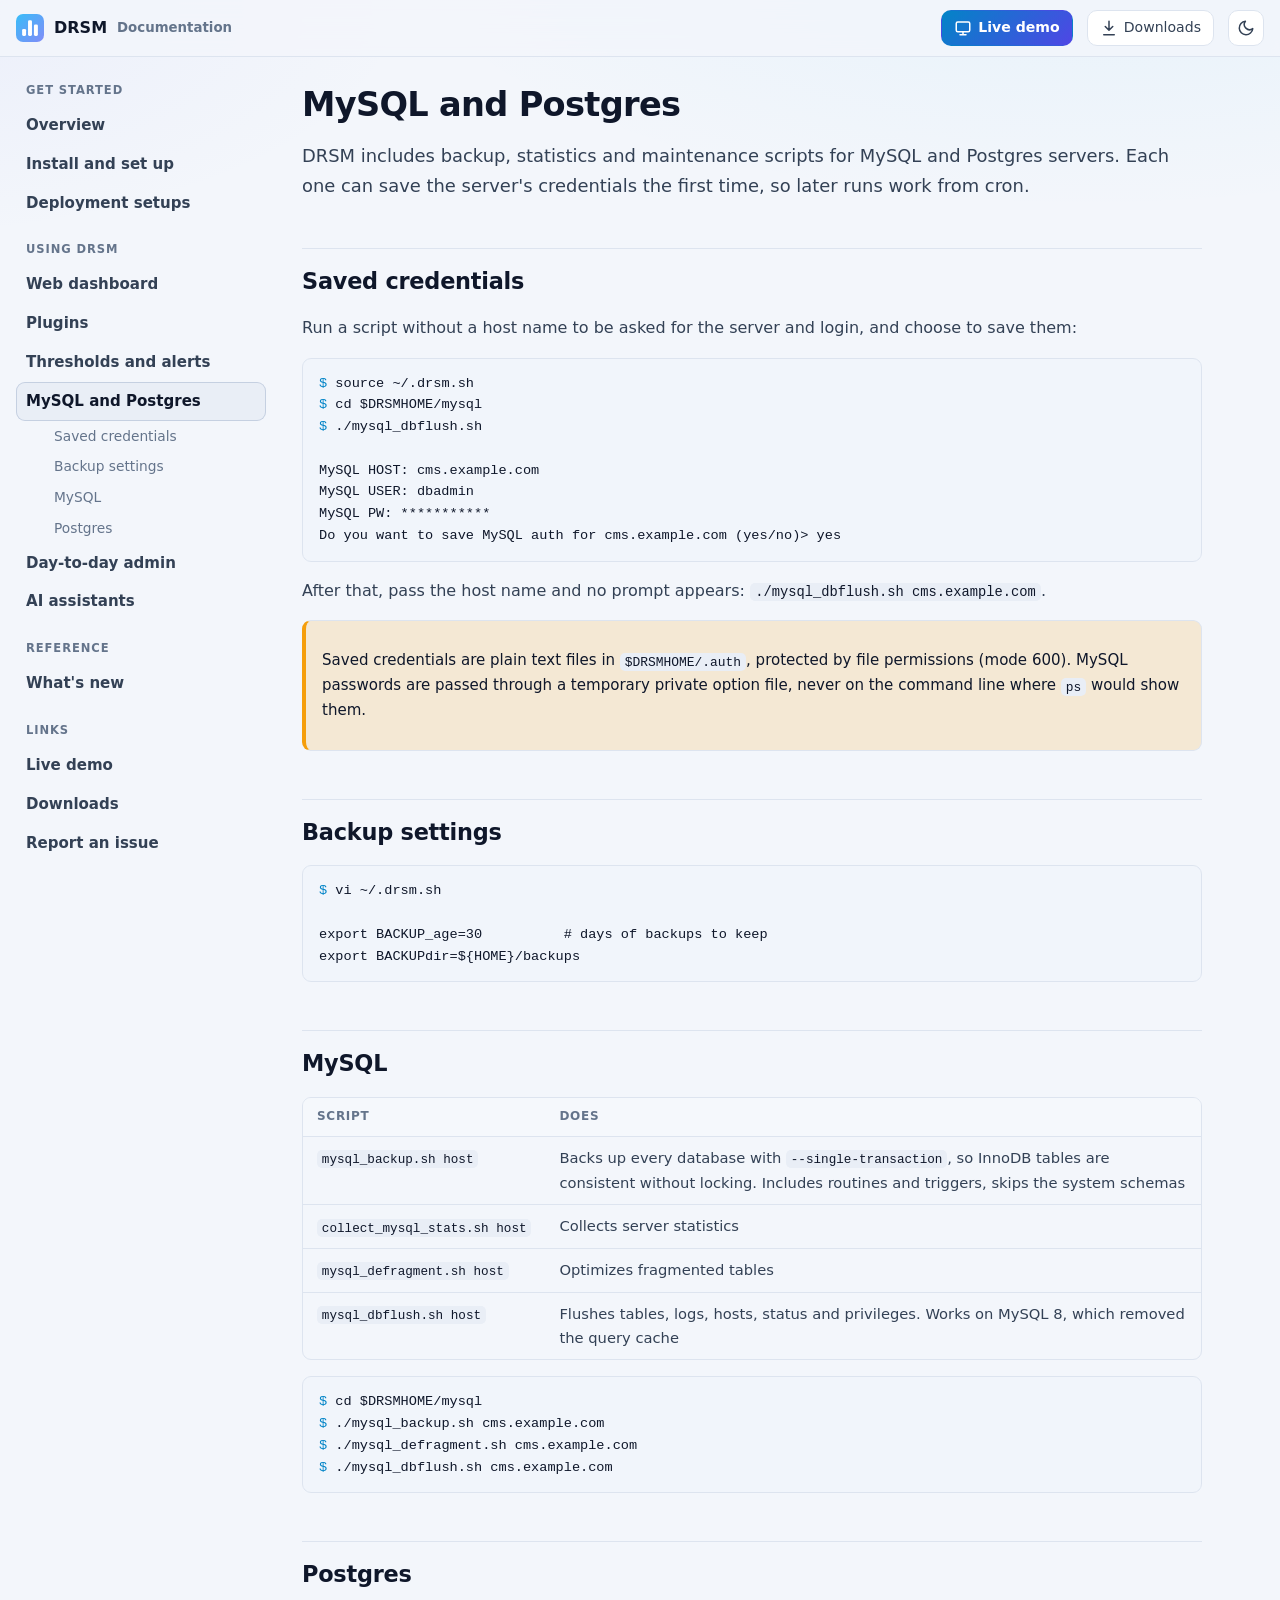
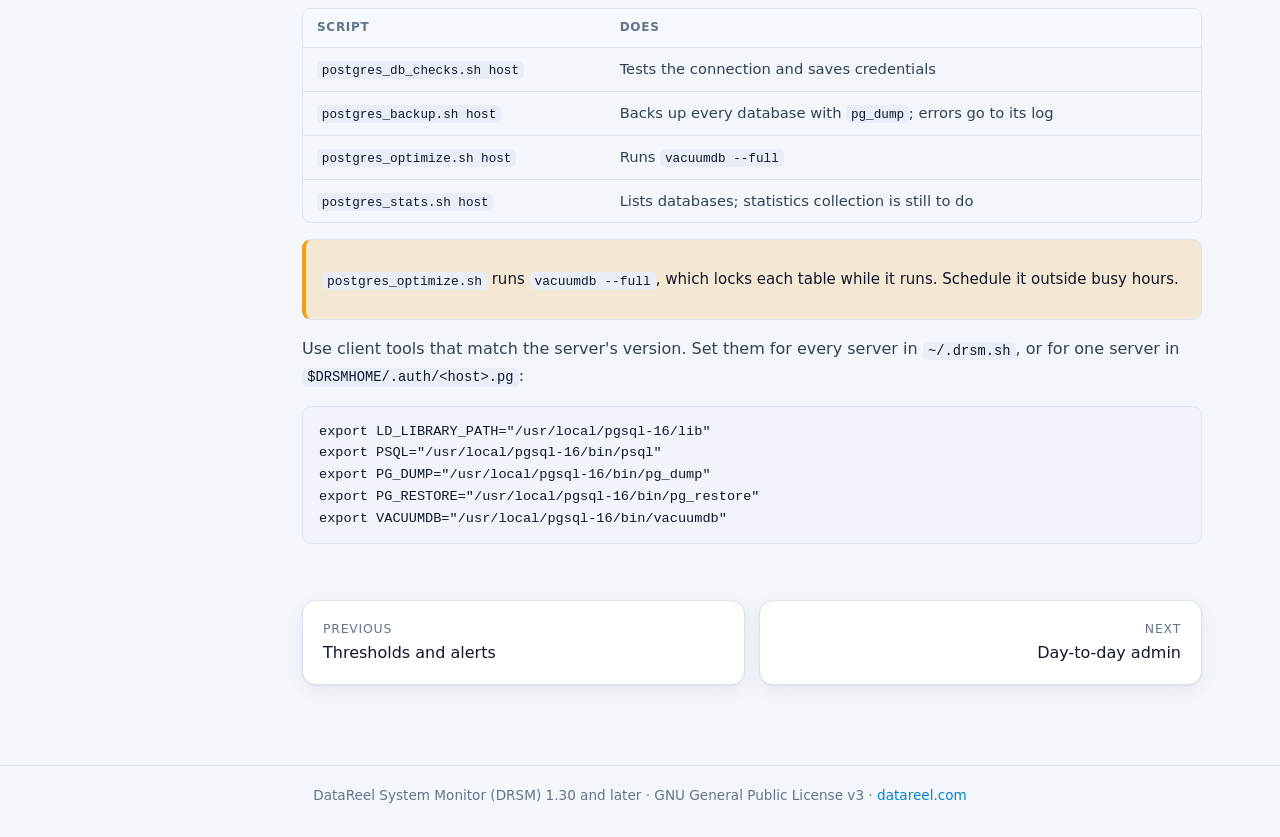
<file: docs/databases.html>
<!DOCTYPE html>
<html lang="en">
<head>
<meta charset="utf-8">
<meta name="viewport" content="width=device-width, initial-scale=1">
<title>MySQL and Postgres | DRSM Documentation</title>
<meta name="description" content="DRSM MySQL and Postgres backup, statistics and maintenance scripts.">
<link rel="icon" href="images/logo.svg" type="image/svg+xml">
<link rel="stylesheet" href="docs.css">
<script src="docs.js"></script>
</head>
<body>
<a class="skip" href="#main">Skip to content</a>
<header class="topbar">
  <div class="topbar-inner">
    <button class="tool icon-only menu-btn" type="button" data-action="menu" aria-label="Menu" aria-expanded="false"><svg class="icon" viewBox="0 0 24 24" fill="none" stroke="currentColor" stroke-width="2" stroke-linecap="round" aria-hidden="true"><path d="M4 6h16M4 12h16M4 18h16"/></svg></button>
    <a class="brand" href="index.html"><img src="images/logo.svg" alt="">DRSM <small>Documentation</small></a>
    <span class="spacer"></span>
    <a class="tool primary" href="https://datareel.com/drsm/dashboard/"><svg class="icon" viewBox="0 0 24 24" fill="none" stroke="currentColor" stroke-width="2" stroke-linecap="round" stroke-linejoin="round" aria-hidden="true"><rect x="3" y="4" width="18" height="13" rx="2"/><path d="M8 21h8M12 17v4"/></svg><span>Live demo</span></a>
    <a class="tool hide-sm" href="https://datareel.com/downloads/drsm/"><svg class="icon" viewBox="0 0 24 24" fill="none" stroke="currentColor" stroke-width="2" stroke-linecap="round" stroke-linejoin="round" aria-hidden="true"><path d="M12 3v12M7 10l5 5 5-5M5 21h14"/></svg><span>Downloads</span></a>
    <button class="tool icon-only" type="button" data-action="theme" aria-label="Switch light or dark theme"><svg class="icon sun" viewBox="0 0 24 24" fill="none" stroke="currentColor" stroke-width="2" stroke-linecap="round" aria-hidden="true"><circle cx="12" cy="12" r="4"/><path d="M12 2v2M12 20v2M4.93 4.93l1.41 1.41M17.66 17.66l1.41 1.41M2 12h2M20 12h2M4.93 19.07l1.41-1.41M17.66 6.34l1.41-1.41"/></svg><svg class="icon moon" viewBox="0 0 24 24" fill="none" stroke="currentColor" stroke-width="2" stroke-linecap="round" stroke-linejoin="round" aria-hidden="true"><path d="M21 12.8A9 9 0 1 1 11.2 3a7 7 0 0 0 9.8 9.8z"/></svg></button>
  </div>
</header>
<div class="layout">
  <nav class="sidebar" aria-label="Documentation">
    <h4>Get started</h4><a href="index.html">Overview</a><a href="install.html">Install and set up</a><a href="deployment.html">Deployment setups</a><h4>Using DRSM</h4><a href="dashboard.html">Web dashboard</a><a href="plugins.html">Plugins</a><a href="alerts.html">Thresholds and alerts</a><a href="databases.html" class="active" aria-current="page">MySQL and Postgres</a><div class="toc"><a href="#credentials">Saved credentials</a><a href="#backups">Backup settings</a><a href="#mysql">MySQL</a><a href="#postgres">Postgres</a></div><a href="admin.html">Day-to-day admin</a><a href="ai-assistants.html">AI assistants</a><h4>Reference</h4><a href="changelog.html">What's new</a><h4>Links</h4><a href="https://datareel.com/drsm/dashboard/">Live demo</a><a href="https://datareel.com/downloads/drsm/">Downloads</a><a href="https://datareel.com/contact.php">Report an issue</a>
  </nav>
  <main class="content" id="main">
<h1>MySQL and Postgres</h1>
<p class="lead">DRSM includes backup, statistics and maintenance scripts for MySQL and Postgres servers. Each one can save the server's credentials the first time, so later runs work from cron.</p>

<h2 id="credentials">Saved credentials</h2>
<p>Run a script without a host name to be asked for the server and login, and choose to save them:</p>
<pre><code><span class="p">$ </span>source ~/.drsm.sh
<span class="p">$ </span>cd $DRSMHOME/mysql
<span class="p">$ </span>./mysql_dbflush.sh

MySQL HOST: cms.example.com
MySQL USER: dbadmin
MySQL PW: ***********
Do you want to save MySQL auth for cms.example.com (yes/no)&gt; yes</code></pre>
<p>After that, pass the host name and no prompt appears: <code>./mysql_dbflush.sh cms.example.com</code>.</p>
<div class="callout warn"><p>Saved credentials are plain text files in <code>$DRSMHOME/.auth</code>, protected by file permissions (mode 600). MySQL passwords are passed through a temporary private option file, never on the command line where <code>ps</code> would show them.</p></div>

<h2 id="backups">Backup settings</h2>
<pre><code><span class="p">$ </span>vi ~/.drsm.sh

export BACKUP_age=30          # days of backups to keep
export BACKUPdir=${HOME}/backups</code></pre>

<h2 id="mysql">MySQL</h2>
<div class="table-wrap"><table><thead><tr><th>Script</th><th>Does</th></tr></thead><tbody><tr><td><code>mysql_backup.sh host</code></td><td>Backs up every database with <code>--single-transaction</code>, so InnoDB tables are consistent without locking. Includes routines and triggers, skips the system schemas</td></tr><tr><td><code>collect_mysql_stats.sh host</code></td><td>Collects server statistics</td></tr><tr><td><code>mysql_defragment.sh host</code></td><td>Optimizes fragmented tables</td></tr><tr><td><code>mysql_dbflush.sh host</code></td><td>Flushes tables, logs, hosts, status and privileges. Works on MySQL 8, which removed the query cache</td></tr></tbody></table></div>
<pre><code><span class="p">$ </span>cd $DRSMHOME/mysql
<span class="p">$ </span>./mysql_backup.sh cms.example.com
<span class="p">$ </span>./mysql_defragment.sh cms.example.com
<span class="p">$ </span>./mysql_dbflush.sh cms.example.com</code></pre>

<h2 id="postgres">Postgres</h2>
<div class="table-wrap"><table><thead><tr><th>Script</th><th>Does</th></tr></thead><tbody><tr><td><code>postgres_db_checks.sh host</code></td><td>Tests the connection and saves credentials</td></tr><tr><td><code>postgres_backup.sh host</code></td><td>Backs up every database with <code>pg_dump</code>; errors go to its log</td></tr><tr><td><code>postgres_optimize.sh host</code></td><td>Runs <code>vacuumdb --full</code></td></tr><tr><td><code>postgres_stats.sh host</code></td><td>Lists databases; statistics collection is still to do</td></tr></tbody></table></div>
<div class="callout warn"><p><code>postgres_optimize.sh</code> runs <code>vacuumdb --full</code>, which locks each table while it runs. Schedule it outside busy hours.</p></div>
<p>Use client tools that match the server's version. Set them for every server in <code>~/.drsm.sh</code>, or for one server in <code>$DRSMHOME/.auth/&lt;host&gt;.pg</code>:</p>
<pre><code>export LD_LIBRARY_PATH="/usr/local/pgsql-16/lib"
export PSQL="/usr/local/pgsql-16/bin/psql"
export PG_DUMP="/usr/local/pgsql-16/bin/pg_dump"
export PG_RESTORE="/usr/local/pgsql-16/bin/pg_restore"
export VACUUMDB="/usr/local/pgsql-16/bin/vacuumdb"</code></pre>
<nav class="pager" aria-label="Previous and next page"><a class="card prev" href="alerts.html"><small>Previous</small>Thresholds and alerts</a><a class="card next" href="admin.html"><small>Next</small>Day-to-day admin</a></nav>
  </main>
</div>
<footer class="foot">DataReel System Monitor (DRSM) 1.30 and later &middot; GNU General Public License v3 &middot; <a href="https://datareel.com/info_drsm.php">datareel.com</a></footer>
</body>
</html>
</file>
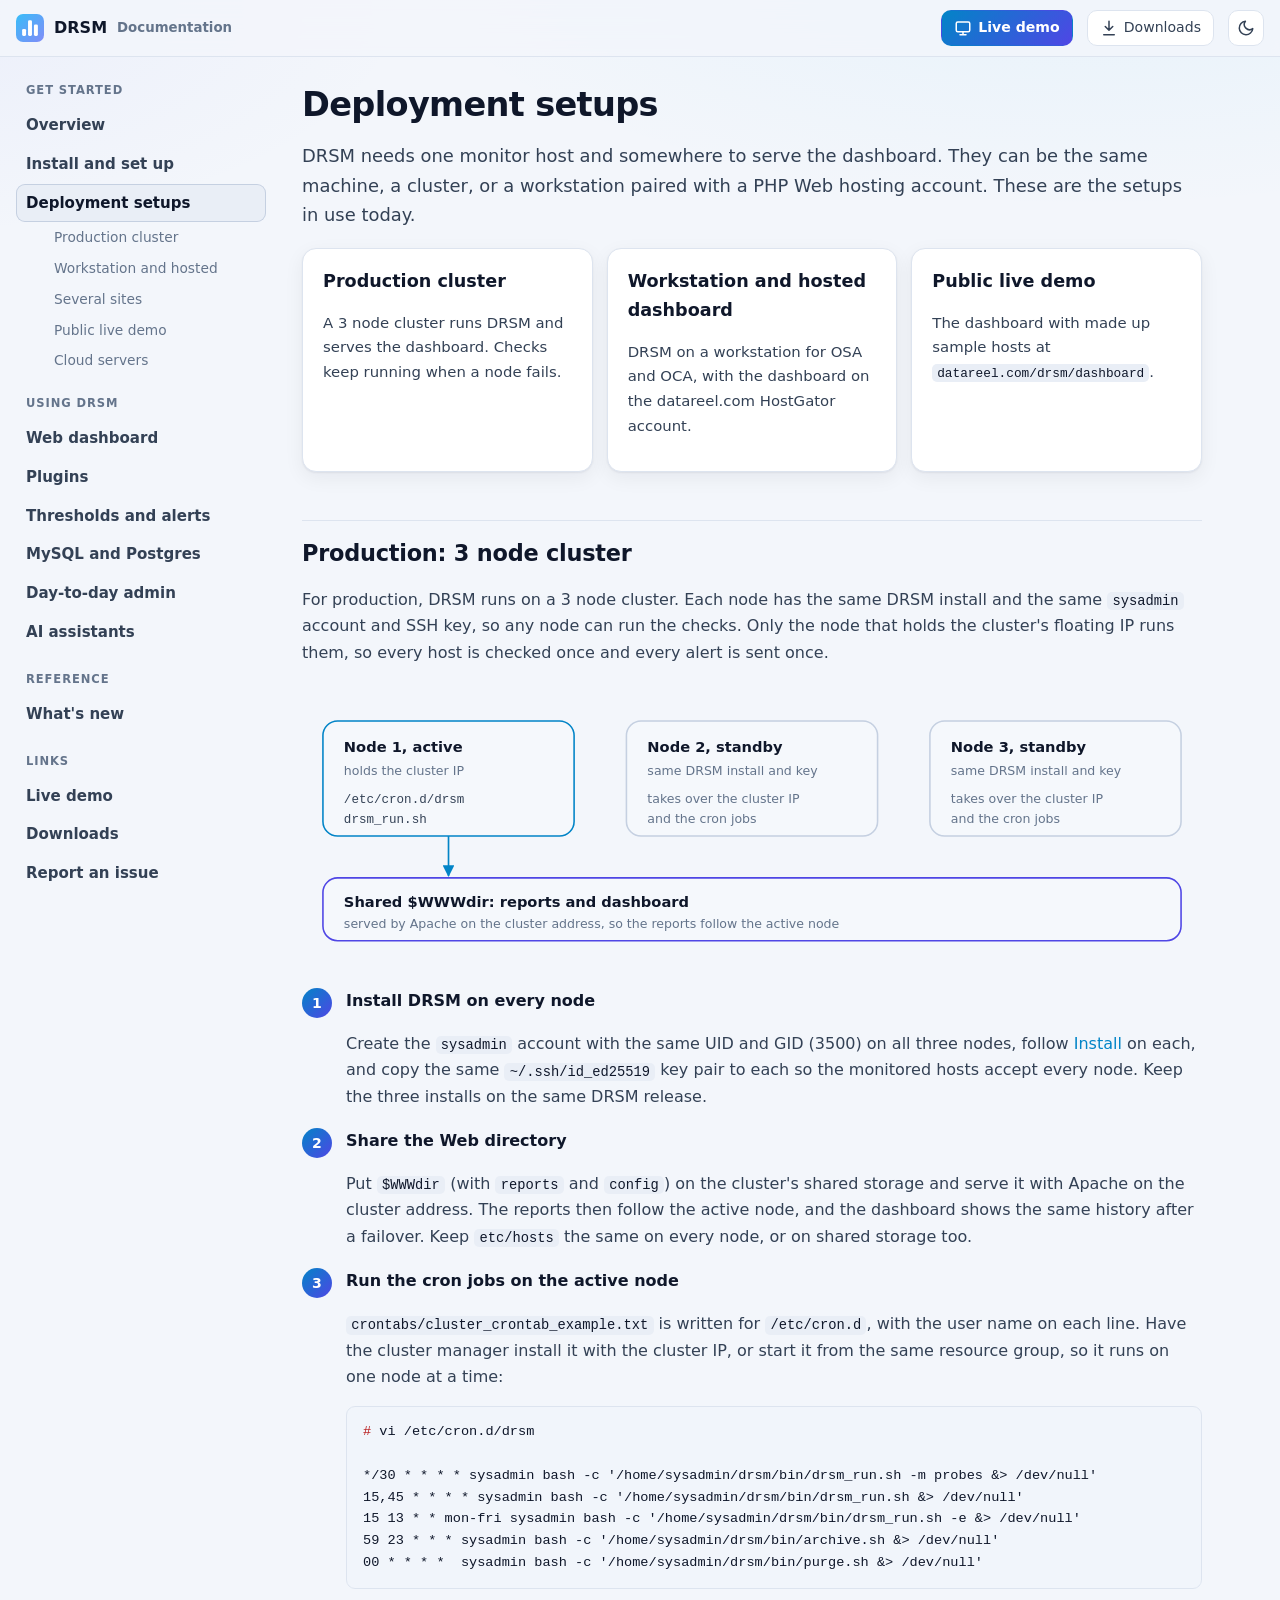
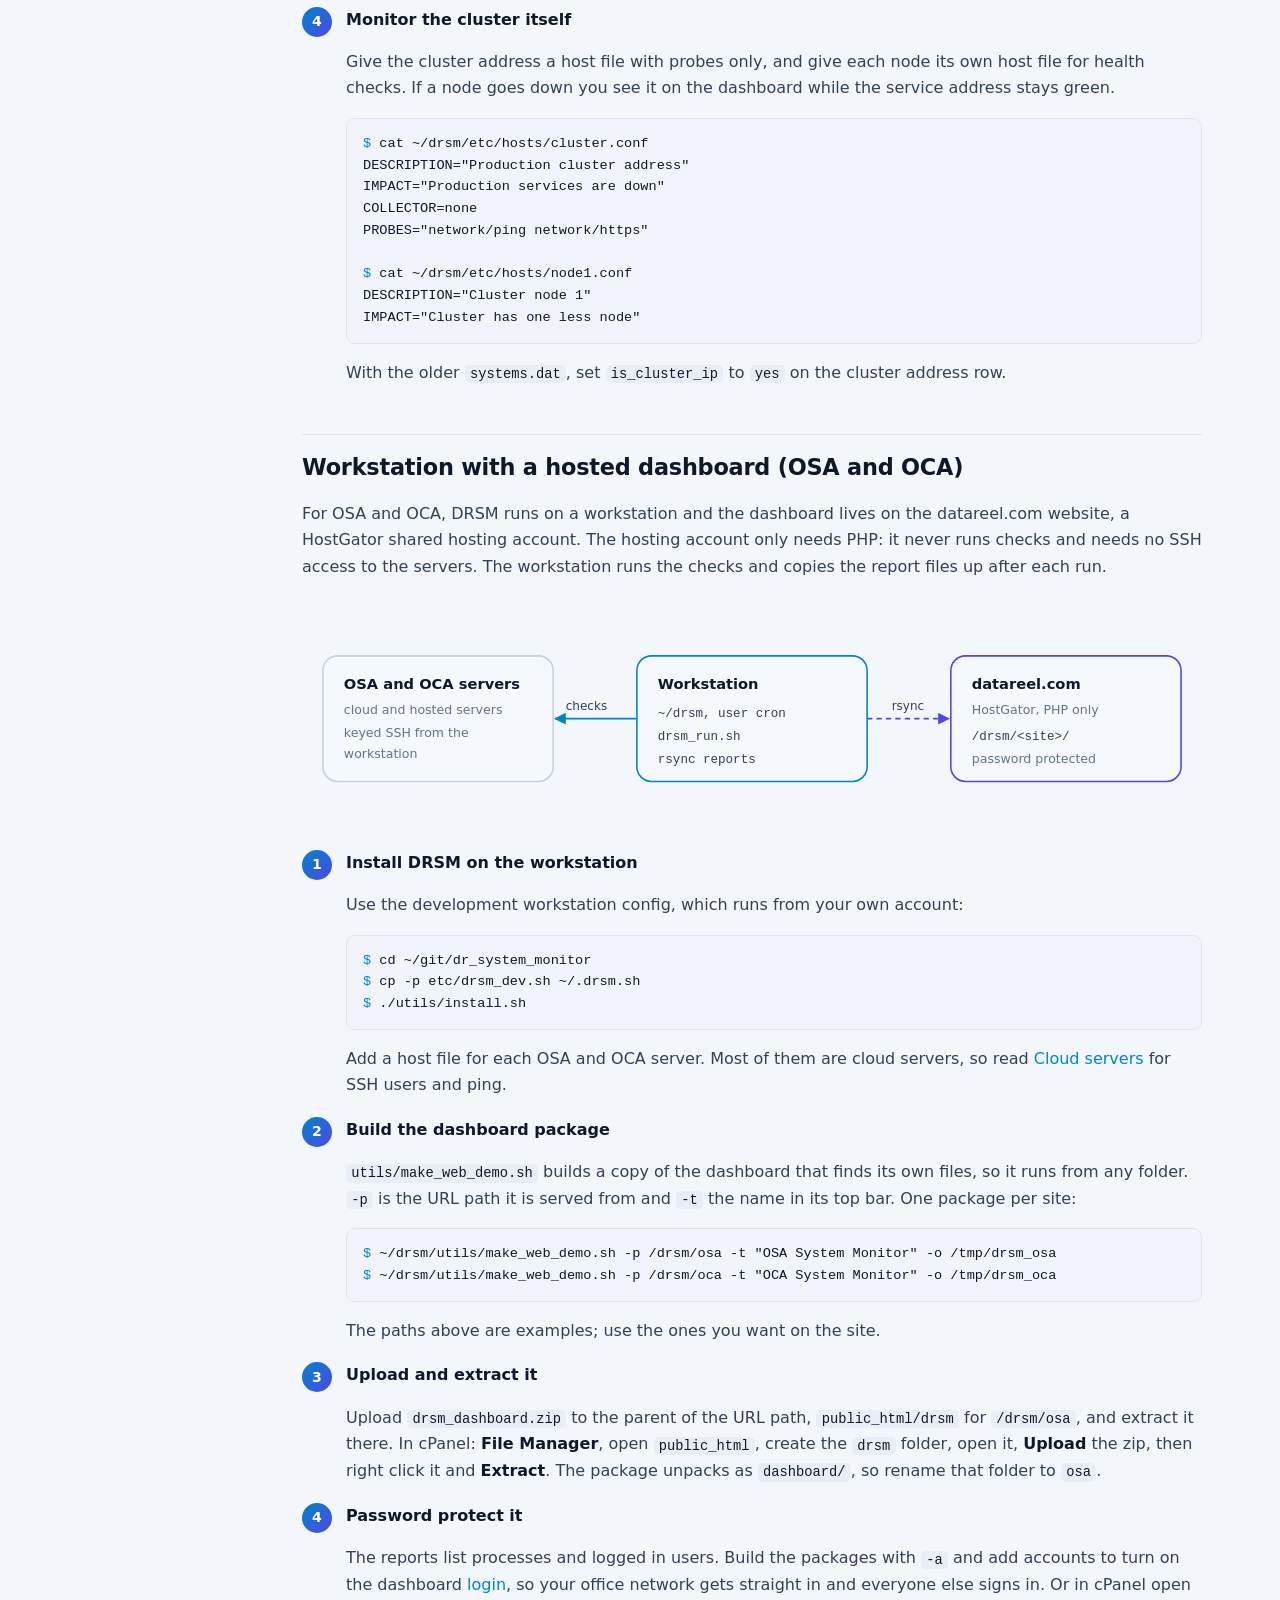
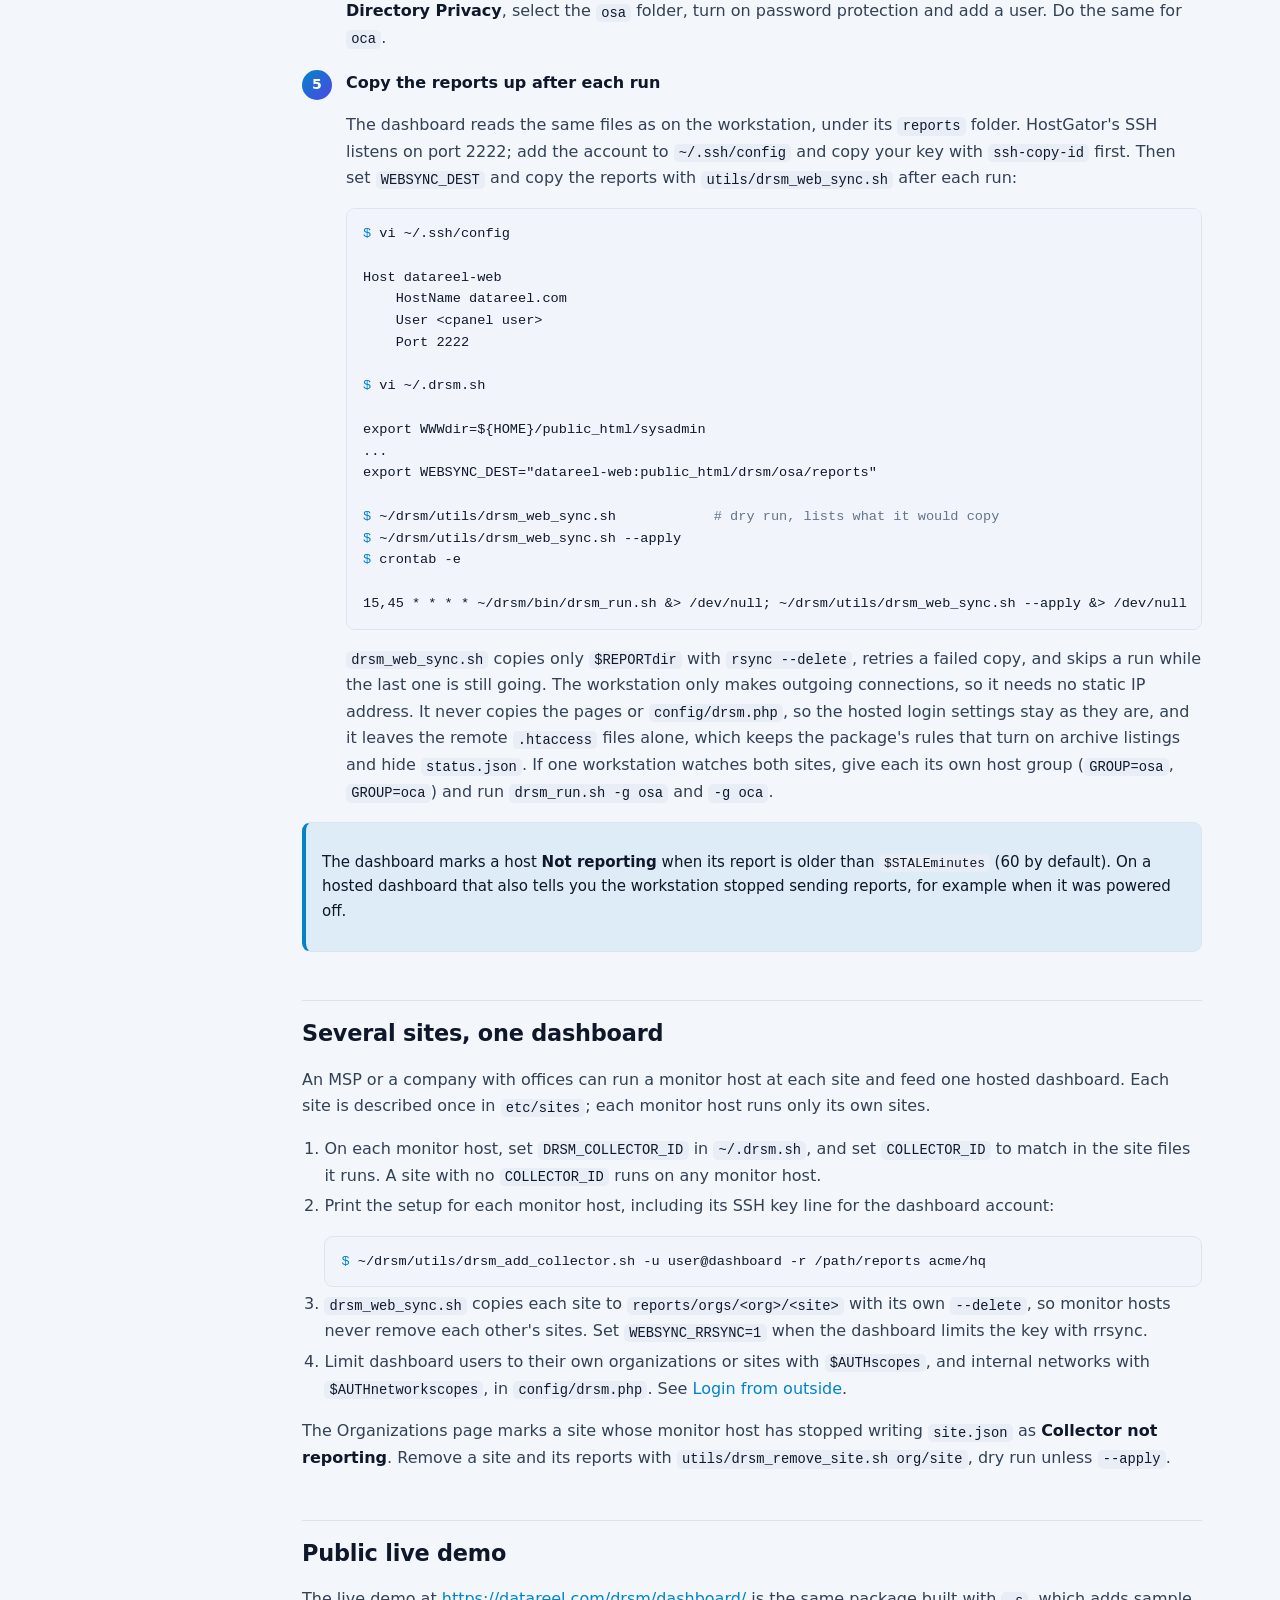
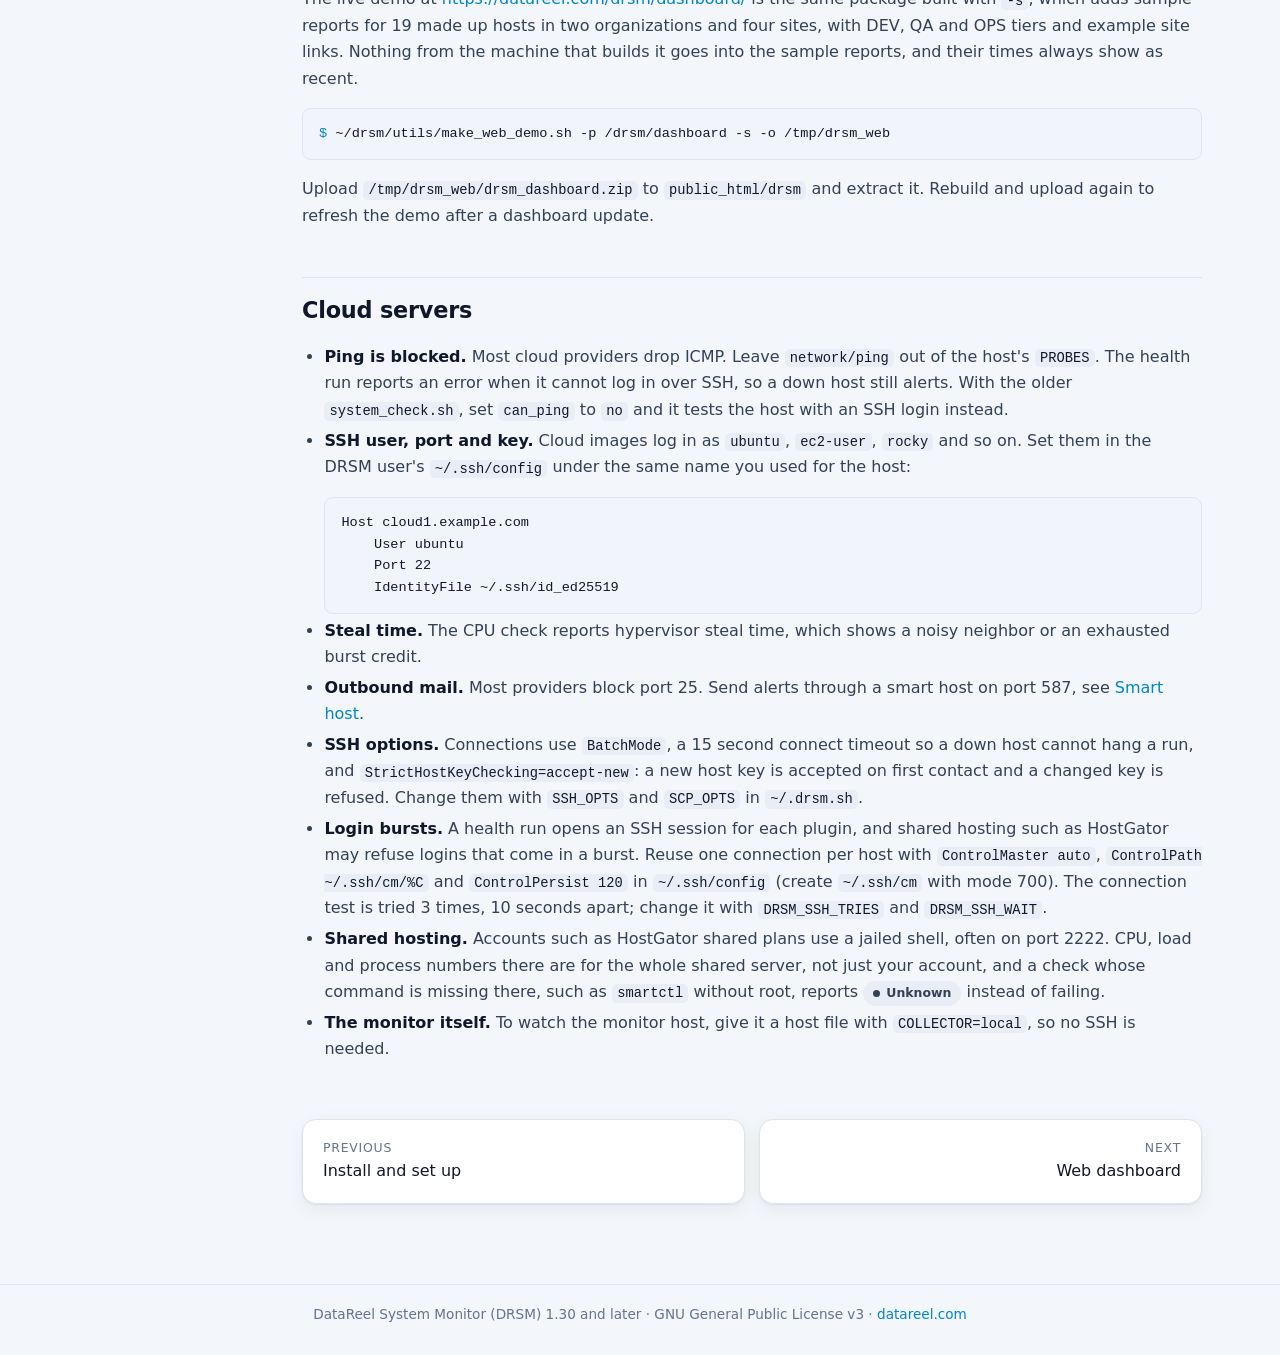
<file: docs/deployment.html>
<!DOCTYPE html>
<html lang="en">
<head>
<meta charset="utf-8">
<meta name="viewport" content="width=device-width, initial-scale=1">
<title>Deployment setups | DRSM Documentation</title>
<meta name="description" content="Run DRSM on a 3 node production cluster, or on a workstation with the dashboard on a PHP hosting account.">
<link rel="icon" href="images/logo.svg" type="image/svg+xml">
<link rel="stylesheet" href="docs.css">
<script src="docs.js"></script>
</head>
<body>
<a class="skip" href="#main">Skip to content</a>
<header class="topbar">
  <div class="topbar-inner">
    <button class="tool icon-only menu-btn" type="button" data-action="menu" aria-label="Menu" aria-expanded="false"><svg class="icon" viewBox="0 0 24 24" fill="none" stroke="currentColor" stroke-width="2" stroke-linecap="round" aria-hidden="true"><path d="M4 6h16M4 12h16M4 18h16"/></svg></button>
    <a class="brand" href="index.html"><img src="images/logo.svg" alt="">DRSM <small>Documentation</small></a>
    <span class="spacer"></span>
    <a class="tool primary" href="https://datareel.com/drsm/dashboard/"><svg class="icon" viewBox="0 0 24 24" fill="none" stroke="currentColor" stroke-width="2" stroke-linecap="round" stroke-linejoin="round" aria-hidden="true"><rect x="3" y="4" width="18" height="13" rx="2"/><path d="M8 21h8M12 17v4"/></svg><span>Live demo</span></a>
    <a class="tool hide-sm" href="https://datareel.com/downloads/drsm/"><svg class="icon" viewBox="0 0 24 24" fill="none" stroke="currentColor" stroke-width="2" stroke-linecap="round" stroke-linejoin="round" aria-hidden="true"><path d="M12 3v12M7 10l5 5 5-5M5 21h14"/></svg><span>Downloads</span></a>
    <button class="tool icon-only" type="button" data-action="theme" aria-label="Switch light or dark theme"><svg class="icon sun" viewBox="0 0 24 24" fill="none" stroke="currentColor" stroke-width="2" stroke-linecap="round" aria-hidden="true"><circle cx="12" cy="12" r="4"/><path d="M12 2v2M12 20v2M4.93 4.93l1.41 1.41M17.66 17.66l1.41 1.41M2 12h2M20 12h2M4.93 19.07l1.41-1.41M17.66 6.34l1.41-1.41"/></svg><svg class="icon moon" viewBox="0 0 24 24" fill="none" stroke="currentColor" stroke-width="2" stroke-linecap="round" stroke-linejoin="round" aria-hidden="true"><path d="M21 12.8A9 9 0 1 1 11.2 3a7 7 0 0 0 9.8 9.8z"/></svg></button>
  </div>
</header>
<div class="layout">
  <nav class="sidebar" aria-label="Documentation">
    <h4>Get started</h4><a href="index.html">Overview</a><a href="install.html">Install and set up</a><a href="deployment.html" class="active" aria-current="page">Deployment setups</a><div class="toc"><a href="#cluster">Production cluster</a><a href="#workstation">Workstation and hosted</a><a href="#multisite">Several sites</a><a href="#demo">Public live demo</a><a href="#cloud">Cloud servers</a></div><h4>Using DRSM</h4><a href="dashboard.html">Web dashboard</a><a href="plugins.html">Plugins</a><a href="alerts.html">Thresholds and alerts</a><a href="databases.html">MySQL and Postgres</a><a href="admin.html">Day-to-day admin</a><a href="ai-assistants.html">AI assistants</a><h4>Reference</h4><a href="changelog.html">What's new</a><h4>Links</h4><a href="https://datareel.com/drsm/dashboard/">Live demo</a><a href="https://datareel.com/downloads/drsm/">Downloads</a><a href="https://datareel.com/contact.php">Report an issue</a>
  </nav>
  <main class="content" id="main">
<h1>Deployment setups</h1>
<p class="lead">DRSM needs one monitor host and somewhere to serve the dashboard. They can be the same machine, a cluster, or a workstation paired with a PHP Web hosting account. These are the setups in use today.</p>

<div class="grid">
  <a class="card" href="#cluster"><h3>Production cluster</h3><p>A 3 node cluster runs DRSM and serves the dashboard. Checks keep running when a node fails.</p></a>
  <a class="card" href="#workstation"><h3>Workstation and hosted dashboard</h3><p>DRSM on a workstation for OSA and OCA, with the dashboard on the datareel.com HostGator account.</p></a>
  <a class="card" href="#demo"><h3>Public live demo</h3><p>The dashboard with made up sample hosts at <code>datareel.com/drsm/dashboard</code>.</p></a>
</div>

<h2 id="cluster">Production: 3 node cluster</h2>
<p>For production, DRSM runs on a 3 node cluster. Each node has the same DRSM install and the same <code>sysadmin</code> account and SSH key, so any node can run the checks. Only the node that holds the cluster's floating IP runs them, so every host is checked once and every alert is sent once.</p>

<svg class="diagram" viewBox="0 0 860 250" role="img" aria-labelledby="cl-t">
<title id="cl-t">Production cluster: three nodes share the DRSM install and Web directory, the active node runs the cron jobs, and the dashboard is served from the cluster address.</title>
<defs><marker id="c1" viewBox="0 0 10 10" refX="9" refY="5" markerWidth="7" markerHeight="7" orient="auto-start-reverse"><path class="ah hi" d="M0 0L10 5L0 10z"/></marker></defs>
<rect class="box hi" x="20" y="20" width="240" height="110" rx="14"/>
<text class="t" x="40" y="50">Node 1, active</text>
<text class="s" x="40" y="72">holds the cluster IP</text>
<text class="m" x="40" y="98">/etc/cron.d/drsm</text>
<text class="m" x="40" y="118">drsm_run.sh</text>
<rect class="box" x="310" y="20" width="240" height="110" rx="14"/>
<text class="t" x="330" y="50">Node 2, standby</text>
<text class="s" x="330" y="72">same DRSM install and key</text>
<text class="s" x="330" y="98">takes over the cluster IP</text>
<text class="s" x="330" y="118">and the cron jobs</text>
<rect class="box" x="600" y="20" width="240" height="110" rx="14"/>
<text class="t" x="620" y="50">Node 3, standby</text>
<text class="s" x="620" y="72">same DRSM install and key</text>
<text class="s" x="620" y="98">takes over the cluster IP</text>
<text class="s" x="620" y="118">and the cron jobs</text>
<rect class="box alt" x="20" y="170" width="820" height="60" rx="14"/>
<text class="t" x="40" y="198">Shared $WWWdir: reports and dashboard</text>
<text class="s" x="40" y="218">served by Apache on the cluster address, so the reports follow the active node</text>
<path class="ln hi" d="M140 130V168" marker-end="url(#c1)"/>
</svg>

<ol class="steps">
<li><strong>Install DRSM on every node</strong>
<p>Create the <code>sysadmin</code> account with the same UID and GID (3500) on all three nodes, follow <a href="install.html#install">Install</a> on each, and copy the same <code>~/.ssh/id_ed25519</code> key pair to each so the monitored hosts accept every node. Keep the three installs on the same DRSM release.</p></li>
<li><strong>Share the Web directory</strong>
<p>Put <code>$WWWdir</code> (with <code>reports</code> and <code>config</code>) on the cluster's shared storage and serve it with Apache on the cluster address. The reports then follow the active node, and the dashboard shows the same history after a failover. Keep <code>etc/hosts</code> the same on every node, or on shared storage too.</p></li>
<li><strong>Run the cron jobs on the active node</strong>
<p><code>crontabs/cluster_crontab_example.txt</code> is written for <code>/etc/cron.d</code>, with the user name on each line. Have the cluster manager install it with the cluster IP, or start it from the same resource group, so it runs on one node at a time:</p>
<pre><code><span class="r"># </span>vi /etc/cron.d/drsm

*/30 * * * * sysadmin bash -c '/home/sysadmin/drsm/bin/drsm_run.sh -m probes &amp;&gt; /dev/null'
15,45 * * * * sysadmin bash -c '/home/sysadmin/drsm/bin/drsm_run.sh &amp;&gt; /dev/null'
15 13 * * mon-fri sysadmin bash -c '/home/sysadmin/drsm/bin/drsm_run.sh -e &amp;&gt; /dev/null'
59 23 * * * sysadmin bash -c '/home/sysadmin/drsm/bin/archive.sh &amp;&gt; /dev/null'
00 * * * *  sysadmin bash -c '/home/sysadmin/drsm/bin/purge.sh &amp;&gt; /dev/null'</code></pre></li>
<li><strong>Monitor the cluster itself</strong>
<p>Give the cluster address a host file with probes only, and give each node its own host file for health checks. If a node goes down you see it on the dashboard while the service address stays green.</p>
<pre><code><span class="p">$ </span>cat ~/drsm/etc/hosts/cluster.conf
DESCRIPTION="Production cluster address"
IMPACT="Production services are down"
COLLECTOR=none
PROBES="network/ping network/https"

<span class="p">$ </span>cat ~/drsm/etc/hosts/node1.conf
DESCRIPTION="Cluster node 1"
IMPACT="Cluster has one less node"</code></pre>
<p>With the older <code>systems.dat</code>, set <code>is_cluster_ip</code> to <code>yes</code> on the cluster address row.</p></li>
</ol>

<h2 id="workstation">Workstation with a hosted dashboard (OSA and OCA)</h2>
<p>For OSA and OCA, DRSM runs on a workstation and the dashboard lives on the datareel.com website, a HostGator shared hosting account. The hosting account only needs PHP: it never runs checks and needs no SSH access to the servers. The workstation runs the checks and copies the report files up after each run.</p>

<svg class="diagram" viewBox="0 0 860 200" role="img" aria-labelledby="hg-t">
<title id="hg-t">Workstation and hosted dashboard: DRSM on the workstation checks the OSA and OCA servers, then copies its reports to the dashboard on the datareel.com HostGator account.</title>
<defs><marker id="h1" viewBox="0 0 10 10" refX="9" refY="5" markerWidth="7" markerHeight="7" orient="auto-start-reverse"><path class="ah hi" d="M0 0L10 5L0 10z"/></marker>
<marker id="h2" viewBox="0 0 10 10" refX="9" refY="5" markerWidth="7" markerHeight="7" orient="auto-start-reverse"><path class="ah alt" d="M0 0L10 5L0 10z"/></marker></defs>
<rect class="box" x="20" y="40" width="220" height="120" rx="14"/>
<text class="t" x="40" y="72">OSA and OCA servers</text>
<text class="s" x="40" y="96">cloud and hosted servers</text>
<text class="s" x="40" y="118">keyed SSH from the</text>
<text class="s" x="40" y="138">workstation</text>
<rect class="box hi" x="320" y="40" width="220" height="120" rx="14"/>
<text class="t" x="340" y="72">Workstation</text>
<text class="m" x="340" y="98">~/drsm, user cron</text>
<text class="m" x="340" y="120">drsm_run.sh</text>
<text class="m" x="340" y="142">rsync reports</text>
<rect class="box alt" x="620" y="40" width="220" height="120" rx="14"/>
<text class="t" x="640" y="72">datareel.com</text>
<text class="s" x="640" y="96">HostGator, PHP only</text>
<text class="m" x="640" y="120">/drsm/&lt;site&gt;/</text>
<text class="s" x="640" y="142">password protected</text>
<path class="ln hi" d="M320 100H242" marker-end="url(#h1)"/>
<text class="lbl" x="252" y="92">checks</text>
<path class="ln alt" d="M540 100H618" marker-end="url(#h2)"/>
<text class="lbl" x="579" y="92" text-anchor="middle">rsync</text>
</svg>

<ol class="steps">
<li><strong>Install DRSM on the workstation</strong>
<p>Use the development workstation config, which runs from your own account:</p>
<pre><code><span class="p">$ </span>cd ~/git/dr_system_monitor
<span class="p">$ </span>cp -p etc/drsm_dev.sh ~/.drsm.sh
<span class="p">$ </span>./utils/install.sh</code></pre>
<p>Add a host file for each OSA and OCA server. Most of them are cloud servers, so read <a href="#cloud">Cloud servers</a> for SSH users and ping.</p></li>
<li><strong>Build the dashboard package</strong>
<p><code>utils/make_web_demo.sh</code> builds a copy of the dashboard that finds its own files, so it runs from any folder. <code>-p</code> is the URL path it is served from and <code>-t</code> the name in its top bar. One package per site:</p>
<pre><code><span class="p">$ </span>~/drsm/utils/make_web_demo.sh -p /drsm/osa -t "OSA System Monitor" -o /tmp/drsm_osa
<span class="p">$ </span>~/drsm/utils/make_web_demo.sh -p /drsm/oca -t "OCA System Monitor" -o /tmp/drsm_oca</code></pre>
<p>The paths above are examples; use the ones you want on the site.</p></li>
<li><strong>Upload and extract it</strong>
<p>Upload <code>drsm_dashboard.zip</code> to the parent of the URL path, <code>public_html/drsm</code> for <code>/drsm/osa</code>, and extract it there. In cPanel: <strong>File Manager</strong>, open <code>public_html</code>, create the <code>drsm</code> folder, open it, <strong>Upload</strong> the zip, then right click it and <strong>Extract</strong>. The package unpacks as <code>dashboard/</code>, so rename that folder to <code>osa</code>.</p></li>
<li><strong>Password protect it</strong>
<p>The reports list processes and logged in users. Build the packages with <code>-a</code> and add accounts to turn on the dashboard <a href="dashboard.html#login">login</a>, so your office network gets straight in and everyone else signs in. Or in cPanel open <strong>Directory Privacy</strong>, select the <code>osa</code> folder, turn on password protection and add a user. Do the same for <code>oca</code>.</p></li>
<li><strong>Copy the reports up after each run</strong>
<p>The dashboard reads the same files as on the workstation, under its <code>reports</code> folder. HostGator's SSH listens on port 2222; add the account to <code>~/.ssh/config</code> and copy your key with <code>ssh-copy-id</code> first. Then set <code>WEBSYNC_DEST</code> and copy the reports with <code>utils/drsm_web_sync.sh</code> after each run:</p>
<pre><code><span class="p">$ </span>vi ~/.ssh/config

Host datareel-web
    HostName datareel.com
    User &lt;cpanel user&gt;
    Port 2222

<span class="p">$ </span>vi ~/.drsm.sh

export WWWdir=${HOME}/public_html/sysadmin
...
export WEBSYNC_DEST="datareel-web:public_html/drsm/osa/reports"

<span class="p">$ </span>~/drsm/utils/drsm_web_sync.sh            <span class="c"># dry run, lists what it would copy</span>
<span class="p">$ </span>~/drsm/utils/drsm_web_sync.sh --apply
<span class="p">$ </span>crontab -e

15,45 * * * * ~/drsm/bin/drsm_run.sh &amp;&gt; /dev/null; ~/drsm/utils/drsm_web_sync.sh --apply &amp;&gt; /dev/null</code></pre>
<p><code>drsm_web_sync.sh</code> copies only <code>$REPORTdir</code> with <code>rsync --delete</code>, retries a failed copy, and skips a run while the last one is still going. The workstation only makes outgoing connections, so it needs no static IP address. It never copies the pages or <code>config/drsm.php</code>, so the hosted login settings stay as they are, and it leaves the remote <code>.htaccess</code> files alone, which keeps the package's rules that turn on archive listings and hide <code>status.json</code>. If one workstation watches both sites, give each its own host group (<code>GROUP=osa</code>, <code>GROUP=oca</code>) and run <code>drsm_run.sh -g osa</code> and <code>-g oca</code>.</p></li>
</ol>
<div class="callout"><p>The dashboard marks a host <strong>Not reporting</strong> when its report is older than <code>$STALEminutes</code> (60 by default). On a hosted dashboard that also tells you the workstation stopped sending reports, for example when it was powered off.</p></div>

<h2 id="multisite">Several sites, one dashboard</h2>
<p>An MSP or a company with offices can run a monitor host at each site and feed one hosted dashboard. Each site is described once in <a href="plugins.html#sites"><code>etc/sites</code></a>; each monitor host runs only its own sites.</p>
<ol>
<li>On each monitor host, set <code>DRSM_COLLECTOR_ID</code> in <code>~/.drsm.sh</code>, and set <code>COLLECTOR_ID</code> to match in the site files it runs. A site with no <code>COLLECTOR_ID</code> runs on any monitor host.</li>
<li>Print the setup for each monitor host, including its SSH key line for the dashboard account:
<pre><code><span class="p">$ </span>~/drsm/utils/drsm_add_collector.sh -u user@dashboard -r /path/reports acme/hq</code></pre></li>
<li><code>drsm_web_sync.sh</code> copies each site to <code>reports/orgs/&lt;org&gt;/&lt;site&gt;</code> with its own <code>--delete</code>, so monitor hosts never remove each other's sites. Set <code>WEBSYNC_RRSYNC=1</code> when the dashboard limits the key with rrsync.</li>
<li>Limit dashboard users to their own organizations or sites with <code>$AUTHscopes</code>, and internal networks with <code>$AUTHnetworkscopes</code>, in <code>config/drsm.php</code>. See <a href="dashboard.html#login">Login from outside</a>.</li>
</ol>
<p>The Organizations page marks a site whose monitor host has stopped writing <code>site.json</code> as <strong>Collector not reporting</strong>. Remove a site and its reports with <code>utils/drsm_remove_site.sh org/site</code>, dry run unless <code>--apply</code>.</p>

<h2 id="demo">Public live demo</h2>
<p>The live demo at <a href="https://datareel.com/drsm/dashboard/">https://datareel.com/drsm/dashboard/</a> is the same package built with <code>-s</code>, which adds sample reports for 19 made up hosts in two organizations and four sites, with DEV, QA and OPS tiers and example site links. Nothing from the machine that builds it goes into the sample reports, and their times always show as recent.</p>
<pre><code><span class="p">$ </span>~/drsm/utils/make_web_demo.sh -p /drsm/dashboard -s -o /tmp/drsm_web</code></pre>
<p>Upload <code>/tmp/drsm_web/drsm_dashboard.zip</code> to <code>public_html/drsm</code> and extract it. Rebuild and upload again to refresh the demo after a dashboard update.</p>

<h2 id="cloud">Cloud servers</h2>
<ul>
<li><strong>Ping is blocked.</strong> Most cloud providers drop ICMP. Leave <code>network/ping</code> out of the host's <code>PROBES</code>. The health run reports an error when it cannot log in over SSH, so a down host still alerts. With the older <code>system_check.sh</code>, set <code>can_ping</code> to <code>no</code> and it tests the host with an SSH login instead.</li>
<li><strong>SSH user, port and key.</strong> Cloud images log in as <code>ubuntu</code>, <code>ec2-user</code>, <code>rocky</code> and so on. Set them in the DRSM user's <code>~/.ssh/config</code> under the same name you used for the host:
<pre><code>Host cloud1.example.com
    User ubuntu
    Port 22
    IdentityFile ~/.ssh/id_ed25519</code></pre></li>
<li><strong>Steal time.</strong> The CPU check reports hypervisor steal time, which shows a noisy neighbor or an exhausted burst credit.</li>
<li><strong>Outbound mail.</strong> Most providers block port 25. Send alerts through a smart host on port 587, see <a href="alerts.html#smarthost">Smart host</a>.</li>
<li><strong>SSH options.</strong> Connections use <code>BatchMode</code>, a 15 second connect timeout so a down host cannot hang a run, and <code>StrictHostKeyChecking=accept-new</code>: a new host key is accepted on first contact and a changed key is refused. Change them with <code>SSH_OPTS</code> and <code>SCP_OPTS</code> in <code>~/.drsm.sh</code>.</li>
<li><strong>Login bursts.</strong> A health run opens an SSH session for each plugin, and shared hosting such as HostGator may refuse logins that come in a burst. Reuse one connection per host with <code>ControlMaster auto</code>, <code>ControlPath ~/.ssh/cm/%C</code> and <code>ControlPersist 120</code> in <code>~/.ssh/config</code> (create <code>~/.ssh/cm</code> with mode 700). The connection test is tried 3 times, 10 seconds apart; change it with <code>DRSM_SSH_TRIES</code> and <code>DRSM_SSH_WAIT</code>.</li>
<li><strong>Shared hosting.</strong> Accounts such as HostGator shared plans use a jailed shell, often on port 2222. CPU, load and process numbers there are for the whole shared server, not just your account, and a check whose command is missing there, such as <code>smartctl</code> without root, reports <span class="badge">Unknown</span> instead of failing.</li>
<li><strong>The monitor itself.</strong> To watch the monitor host, give it a host file with <code>COLLECTOR=local</code>, so no SSH is needed.</li>
</ul>
<nav class="pager" aria-label="Previous and next page"><a class="card prev" href="install.html"><small>Previous</small>Install and set up</a><a class="card next" href="dashboard.html"><small>Next</small>Web dashboard</a></nav>
  </main>
</div>
<footer class="foot">DataReel System Monitor (DRSM) 1.30 and later &middot; GNU General Public License v3 &middot; <a href="https://datareel.com/info_drsm.php">datareel.com</a></footer>
</body>
</html>
</file>
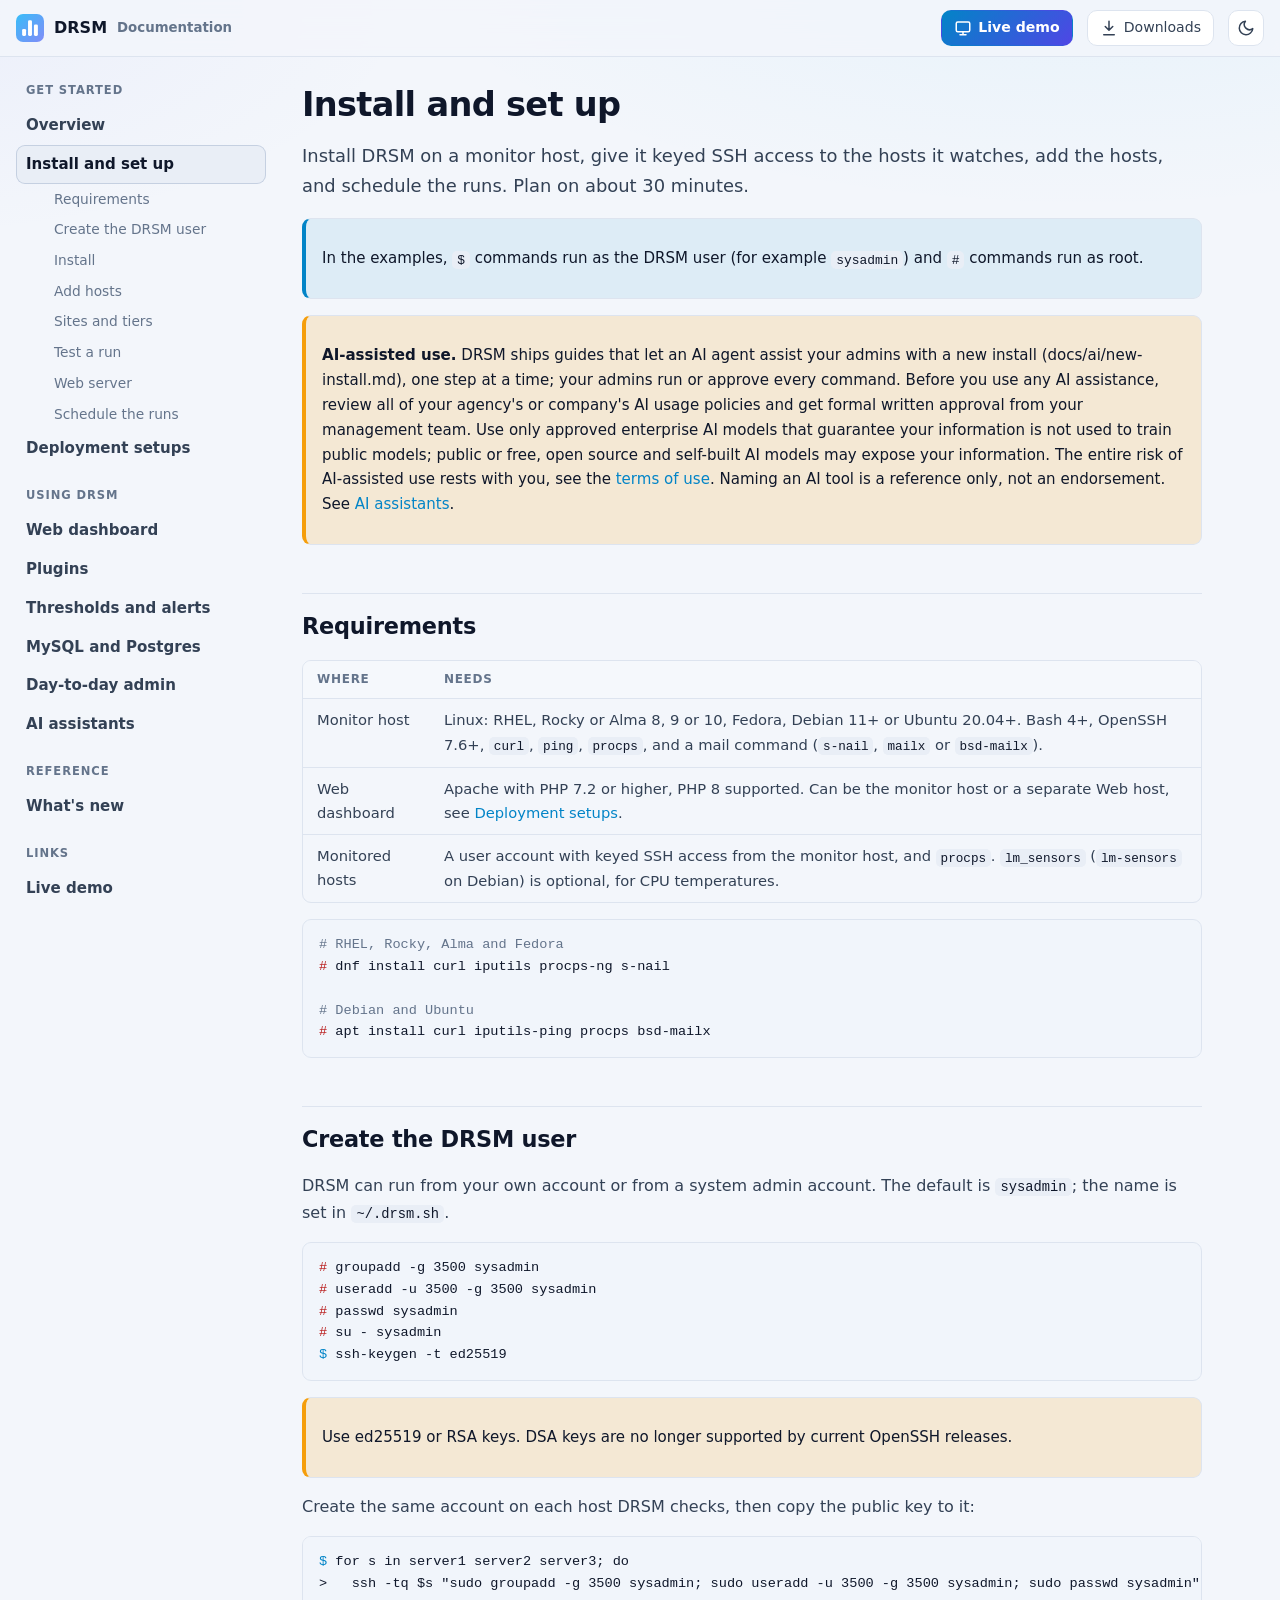
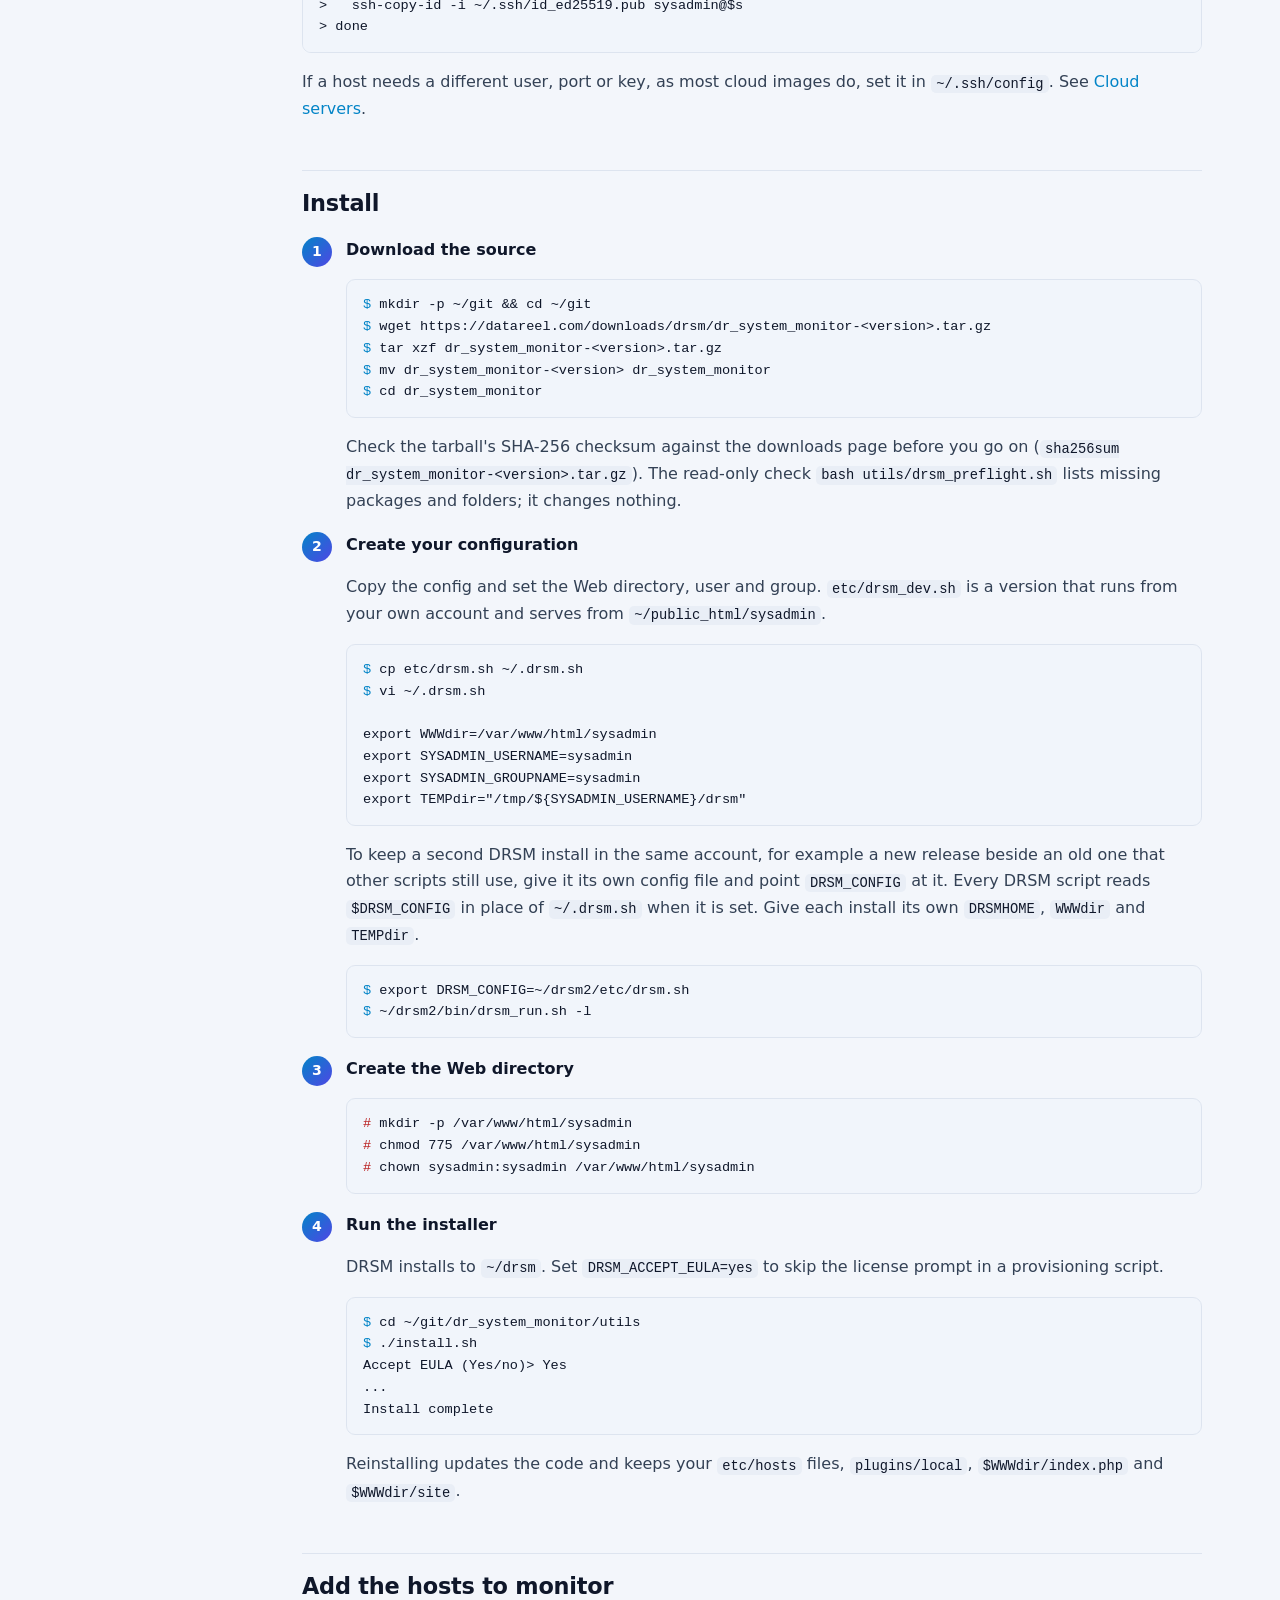
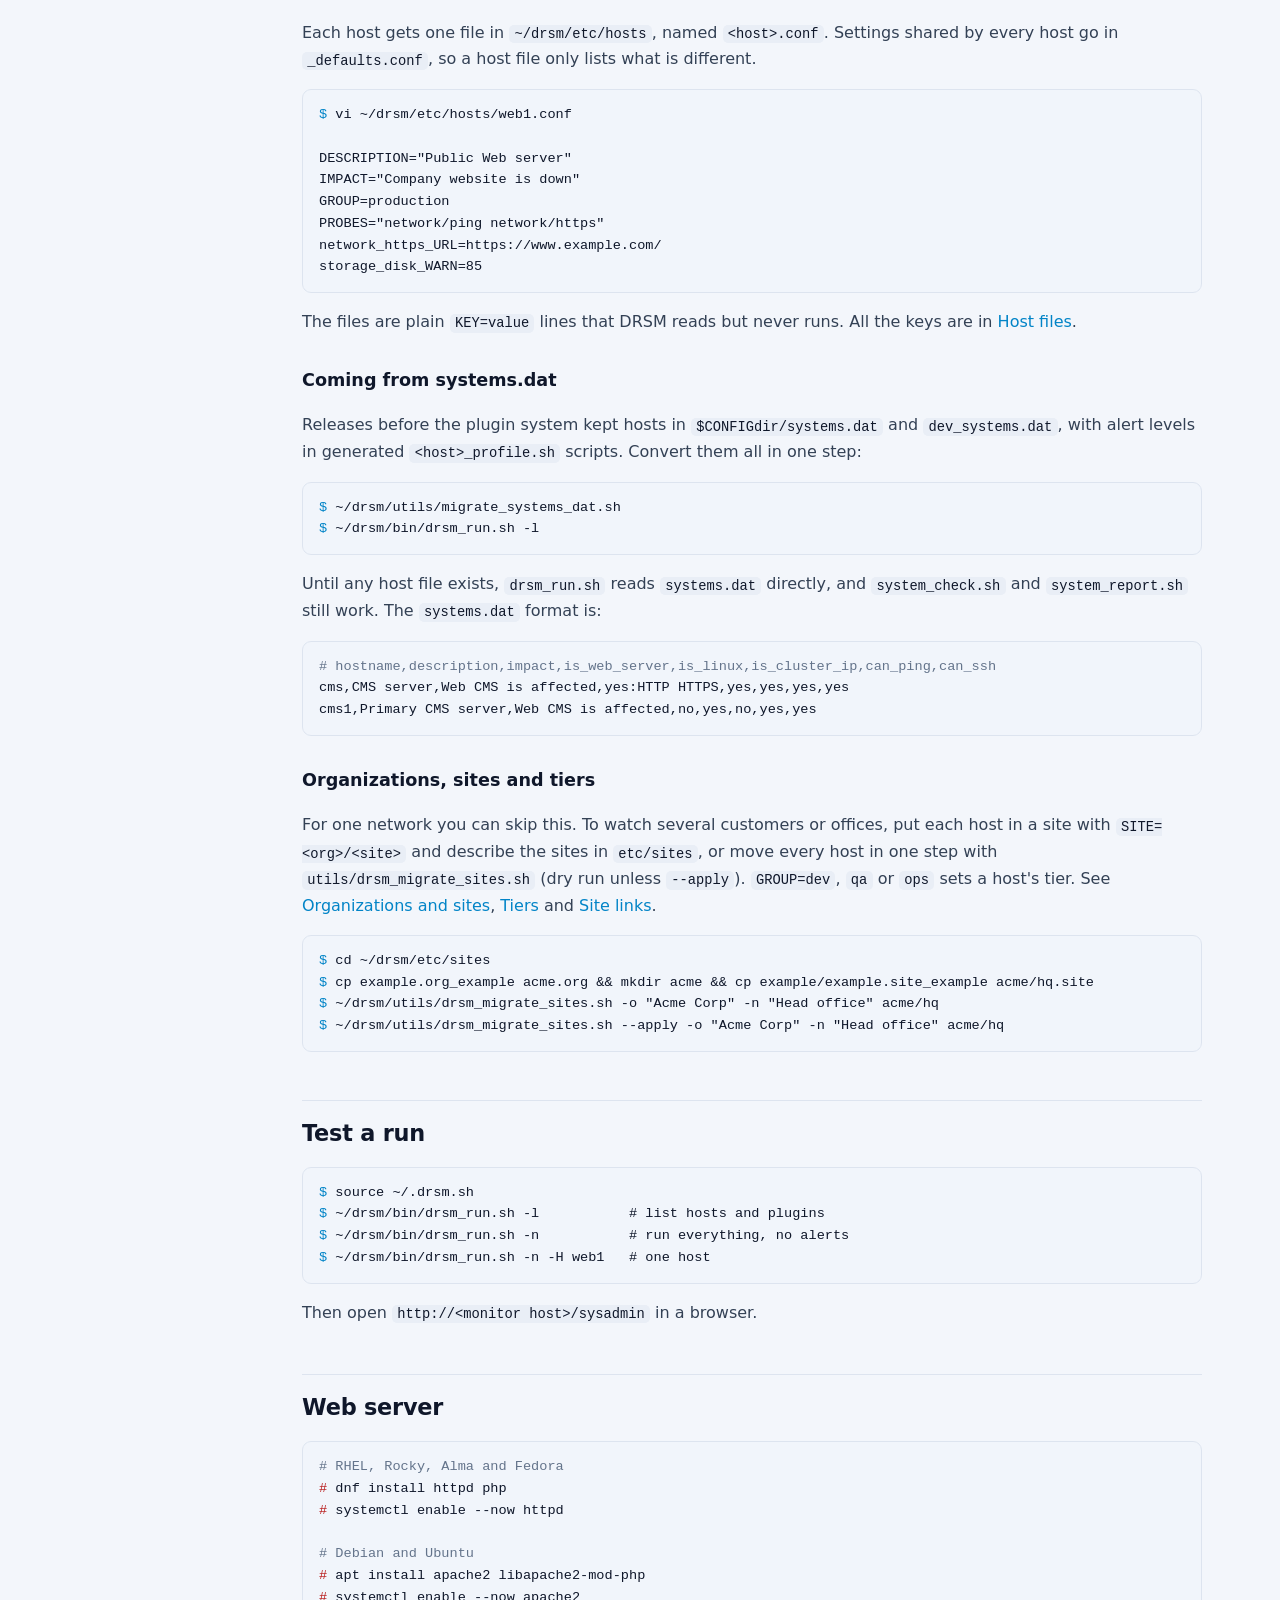
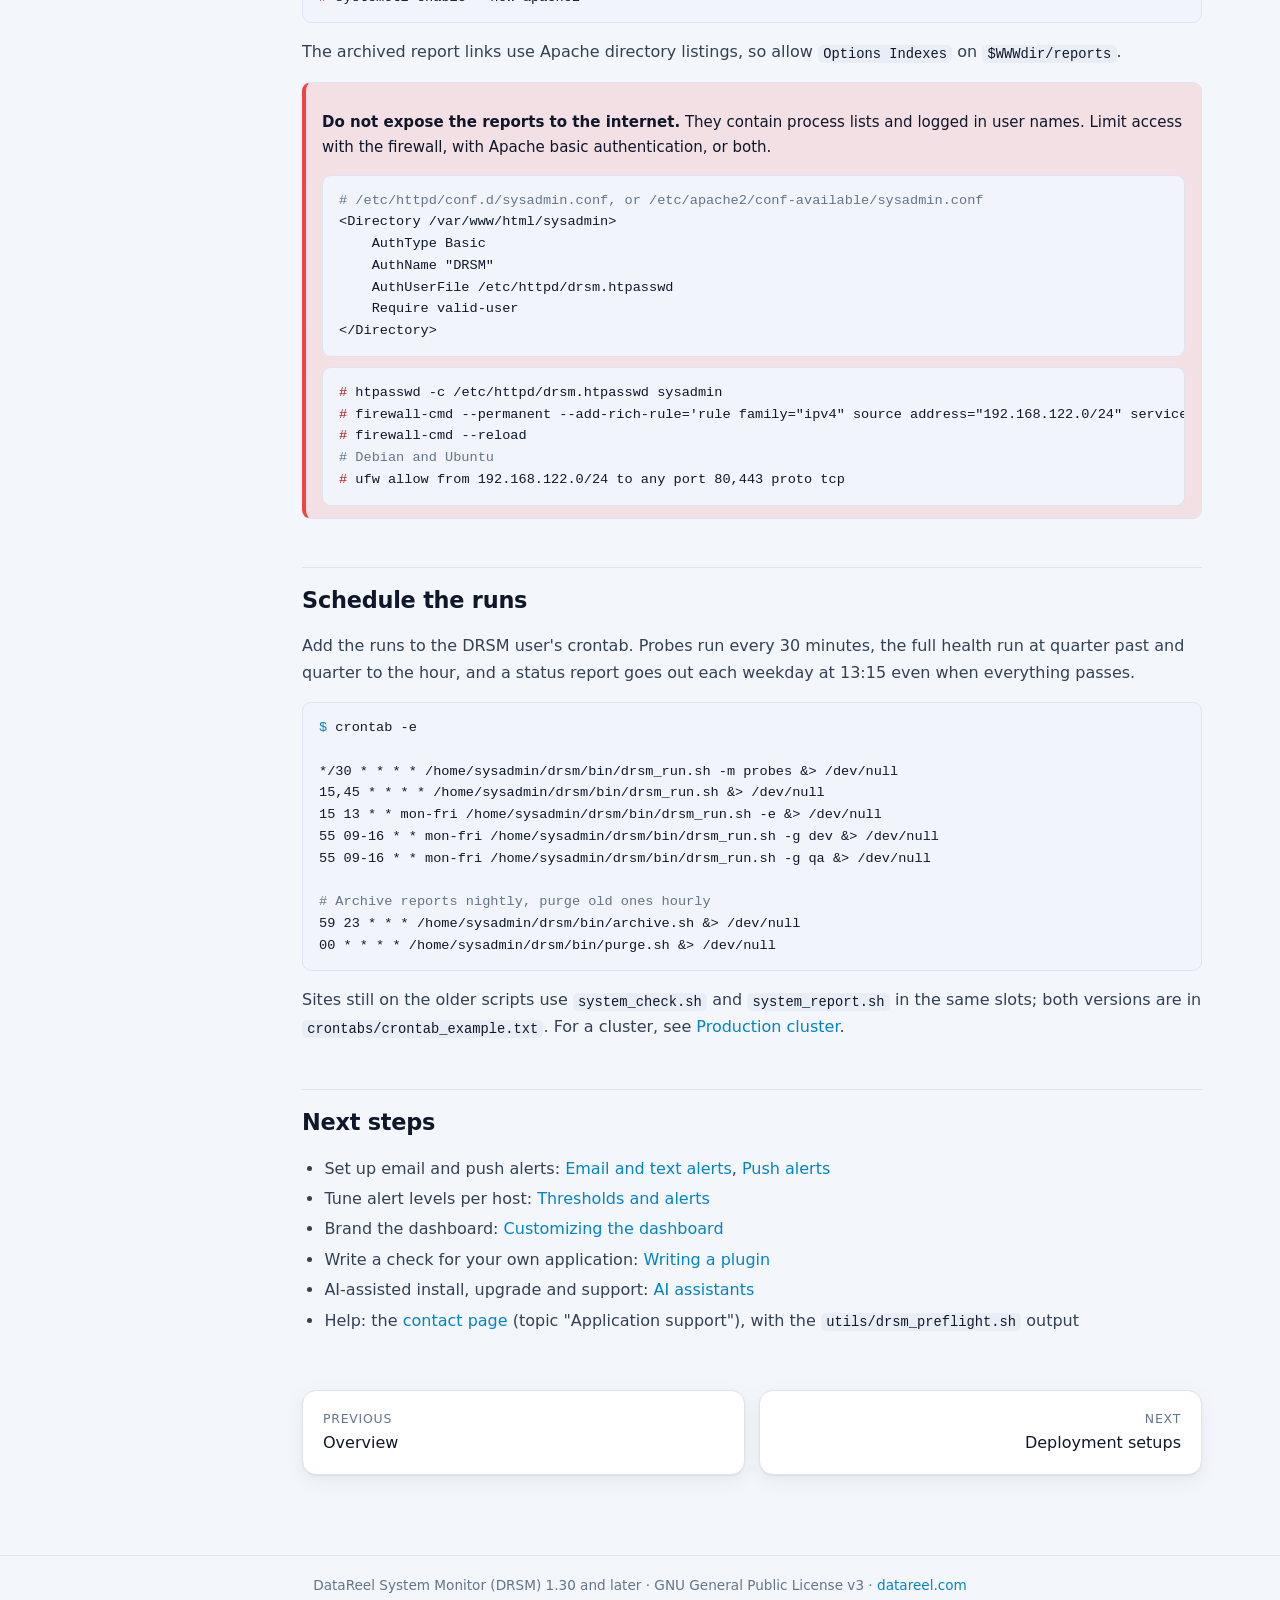
<file: docs/install.html>
<!DOCTYPE html>
<html lang="en">
<head>
<meta charset="utf-8">
<meta name="viewport" content="width=device-width, initial-scale=1">
<title>Install and set up | DRSM Documentation</title>
<meta name="description" content="Install DataReel System Monitor, add hosts, set up the Web server and schedule the monitoring runs.">
<link rel="icon" href="images/logo.svg" type="image/svg+xml">
<link rel="stylesheet" href="docs.css">
<script src="docs.js"></script>
</head>
<body>
<a class="skip" href="#main">Skip to content</a>
<header class="topbar">
  <div class="topbar-inner">
    <button class="tool icon-only menu-btn" type="button" data-action="menu" aria-label="Menu" aria-expanded="false"><svg class="icon" viewBox="0 0 24 24" fill="none" stroke="currentColor" stroke-width="2" stroke-linecap="round" aria-hidden="true"><path d="M4 6h16M4 12h16M4 18h16"/></svg></button>
    <a class="brand" href="index.html"><img src="images/logo.svg" alt="">DRSM <small>Documentation</small></a>
    <span class="spacer"></span>
    <a class="tool primary" href="https://datareel.com/drsm/dashboard/"><svg class="icon" viewBox="0 0 24 24" fill="none" stroke="currentColor" stroke-width="2" stroke-linecap="round" stroke-linejoin="round" aria-hidden="true"><rect x="3" y="4" width="18" height="13" rx="2"/><path d="M8 21h8M12 17v4"/></svg><span>Live demo</span></a>
    <a class="tool hide-sm" href="https://datareel.com/downloads/drsm/"><svg class="icon" viewBox="0 0 24 24" fill="none" stroke="currentColor" stroke-width="2" stroke-linecap="round" stroke-linejoin="round" aria-hidden="true"><path d="M12 3v12M7 10l5 5 5-5M5 21h14"/></svg><span>Downloads</span></a>
    <button class="tool icon-only" type="button" data-action="theme" aria-label="Switch light or dark theme"><svg class="icon sun" viewBox="0 0 24 24" fill="none" stroke="currentColor" stroke-width="2" stroke-linecap="round" aria-hidden="true"><circle cx="12" cy="12" r="4"/><path d="M12 2v2M12 20v2M4.93 4.93l1.41 1.41M17.66 17.66l1.41 1.41M2 12h2M20 12h2M4.93 19.07l1.41-1.41M17.66 6.34l1.41-1.41"/></svg><svg class="icon moon" viewBox="0 0 24 24" fill="none" stroke="currentColor" stroke-width="2" stroke-linecap="round" stroke-linejoin="round" aria-hidden="true"><path d="M21 12.8A9 9 0 1 1 11.2 3a7 7 0 0 0 9.8 9.8z"/></svg></button>
  </div>
</header>
<div class="layout">
  <nav class="sidebar" aria-label="Documentation">
    <h4>Get started</h4><a href="index.html">Overview</a><a href="install.html" class="active" aria-current="page">Install and set up</a><div class="toc"><a href="#requirements">Requirements</a><a href="#user">Create the DRSM user</a><a href="#install">Install</a><a href="#hosts">Add hosts</a><a href="#sites">Sites and tiers</a><a href="#test">Test a run</a><a href="#web">Web server</a><a href="#cron">Schedule the runs</a></div><a href="deployment.html">Deployment setups</a><h4>Using DRSM</h4><a href="dashboard.html">Web dashboard</a><a href="plugins.html">Plugins</a><a href="alerts.html">Thresholds and alerts</a><a href="databases.html">MySQL and Postgres</a><a href="admin.html">Day-to-day admin</a><a href="ai-assistants.html">AI assistants</a><h4>Reference</h4><a href="changelog.html">What's new</a><h4>Links</h4><a href="https://datareel.com/drsm/dashboard/">Live demo</a><a href="https://datareel.com/downloads/drsm/">Downloads</a><a href="https://datareel.com/contact.php">Report an issue</a>
  </nav>
  <main class="content" id="main">
<h1>Install and set up</h1>
<p class="lead">Install DRSM on a monitor host, give it keyed SSH access to the hosts it watches, add the hosts, and schedule the runs. Plan on about 30 minutes.</p>

<div class="callout">
<p>In the examples, <code>$</code> commands run as the DRSM user (for example <code>sysadmin</code>) and <code>#</code> commands run as root.</p>
</div>

<div class="callout warn" id="ai-use">
<p><strong>AI-assisted use.</strong> DRSM ships guides that let an AI agent assist your admins with a new install (docs/ai/new-install.md), one step at a time; your admins run or approve every command. Before you use any AI assistance, review all of your agency's or company's AI usage policies and get formal written approval from your management team. Use only approved enterprise AI models that guarantee your information is not used to train public models; public or free, open source and self-built AI models may expose your information. The entire risk of AI-assisted use rests with you, see the <a href="https://datareel.com/terms.php#ai-assisted">terms of use</a>. Naming an AI tool is a reference only, not an endorsement. See <a href="ai-assistants.html">AI assistants</a>.</p>
</div>

<h2 id="requirements">Requirements</h2>
<div class="table-wrap"><table><thead><tr><th>Where</th><th>Needs</th></tr></thead><tbody><tr><td>Monitor host</td><td>Linux: RHEL, Rocky or Alma 8, 9 or 10, Fedora, Debian 11+ or Ubuntu 20.04+. Bash 4+, OpenSSH 7.6+, <code>curl</code>, <code>ping</code>, <code>procps</code>, and a mail command (<code>s-nail</code>, <code>mailx</code> or <code>bsd-mailx</code>).</td></tr><tr><td>Web dashboard</td><td>Apache with PHP 7.2 or higher, PHP 8 supported. Can be the monitor host or a separate Web host, see <a href="deployment.html">Deployment setups</a>.</td></tr><tr><td>Monitored hosts</td><td>A user account with keyed SSH access from the monitor host, and <code>procps</code>. <code>lm_sensors</code> (<code>lm-sensors</code> on Debian) is optional, for CPU temperatures.</td></tr></tbody></table></div>
<pre><code><span class="c"># RHEL, Rocky, Alma and Fedora</span>
<span class="r"># </span>dnf install curl iputils procps-ng s-nail

<span class="c"># Debian and Ubuntu</span>
<span class="r"># </span>apt install curl iputils-ping procps bsd-mailx</code></pre>

<h2 id="user">Create the DRSM user</h2>
<p>DRSM can run from your own account or from a system admin account. The default is <code>sysadmin</code>; the name is set in <code>~/.drsm.sh</code>.</p>
<pre><code><span class="r"># </span>groupadd -g 3500 sysadmin
<span class="r"># </span>useradd -u 3500 -g 3500 sysadmin
<span class="r"># </span>passwd sysadmin
<span class="r"># </span>su - sysadmin
<span class="p">$ </span>ssh-keygen -t ed25519</code></pre>
<div class="callout warn"><p>Use ed25519 or RSA keys. DSA keys are no longer supported by current OpenSSH releases.</p></div>
<p>Create the same account on each host DRSM checks, then copy the public key to it:</p>
<pre><code><span class="p">$ </span>for s in server1 server2 server3; do
&gt;   ssh -tq $s "sudo groupadd -g 3500 sysadmin; sudo useradd -u 3500 -g 3500 sysadmin; sudo passwd sysadmin"
&gt;   ssh-copy-id -i ~/.ssh/id_ed25519.pub sysadmin@$s
&gt; done</code></pre>
<p>If a host needs a different user, port or key, as most cloud images do, set it in <code>~/.ssh/config</code>. See <a href="deployment.html#cloud">Cloud servers</a>.</p>

<h2 id="install">Install</h2>
<ol class="steps">
<li><strong>Download the source</strong>
<pre><code><span class="p">$ </span>mkdir -p ~/git &amp;&amp; cd ~/git
<span class="p">$ </span>wget https://datareel.com/downloads/drsm/dr_system_monitor-&lt;version&gt;.tar.gz
<span class="p">$ </span>tar xzf dr_system_monitor-&lt;version&gt;.tar.gz
<span class="p">$ </span>mv dr_system_monitor-&lt;version&gt; dr_system_monitor
<span class="p">$ </span>cd dr_system_monitor</code></pre>
<p>Check the tarball's SHA-256 checksum against the downloads page before you go on (<code>sha256sum dr_system_monitor-&lt;version&gt;.tar.gz</code>). The read-only check <code>bash utils/drsm_preflight.sh</code> lists missing packages and folders; it changes nothing.</p></li>
<li><strong>Create your configuration</strong>
<p>Copy the config and set the Web directory, user and group. <code>etc/drsm_dev.sh</code> is a version that runs from your own account and serves from <code>~/public_html/sysadmin</code>.</p>
<pre><code><span class="p">$ </span>cp etc/drsm.sh ~/.drsm.sh
<span class="p">$ </span>vi ~/.drsm.sh

export WWWdir=/var/www/html/sysadmin
export SYSADMIN_USERNAME=sysadmin
export SYSADMIN_GROUPNAME=sysadmin
export TEMPdir="/tmp/${SYSADMIN_USERNAME}/drsm"</code></pre>
<p>To keep a second DRSM install in the same account, for example a new release beside an old one that other scripts still use, give it its own config file and point <code>DRSM_CONFIG</code> at it. Every DRSM script reads <code>$DRSM_CONFIG</code> in place of <code>~/.drsm.sh</code> when it is set. Give each install its own <code>DRSMHOME</code>, <code>WWWdir</code> and <code>TEMPdir</code>.</p>
<pre><code><span class="p">$ </span>export DRSM_CONFIG=~/drsm2/etc/drsm.sh
<span class="p">$ </span>~/drsm2/bin/drsm_run.sh -l</code></pre></li>
<li><strong>Create the Web directory</strong>
<pre><code><span class="r"># </span>mkdir -p /var/www/html/sysadmin
<span class="r"># </span>chmod 775 /var/www/html/sysadmin
<span class="r"># </span>chown sysadmin:sysadmin /var/www/html/sysadmin</code></pre></li>
<li><strong>Run the installer</strong>
<p>DRSM installs to <code>~/drsm</code>. Set <code>DRSM_ACCEPT_EULA=yes</code> to skip the license prompt in a provisioning script.</p>
<pre><code><span class="p">$ </span>cd ~/git/dr_system_monitor/utils
<span class="p">$ </span>./install.sh
Accept EULA (Yes/no)&gt; Yes
...
Install complete</code></pre>
<p>Reinstalling updates the code and keeps your <code>etc/hosts</code> files, <code>plugins/local</code>, <code>$WWWdir/index.php</code> and <code>$WWWdir/site</code>.</p></li>
</ol>

<h2 id="hosts">Add the hosts to monitor</h2>
<p>Each host gets one file in <code>~/drsm/etc/hosts</code>, named <code>&lt;host&gt;.conf</code>. Settings shared by every host go in <code>_defaults.conf</code>, so a host file only lists what is different.</p>
<pre><code><span class="p">$ </span>vi ~/drsm/etc/hosts/web1.conf

DESCRIPTION="Public Web server"
IMPACT="Company website is down"
GROUP=production
PROBES="network/ping network/https"
network_https_URL=https://www.example.com/
storage_disk_WARN=85</code></pre>
<p>The files are plain <code>KEY=value</code> lines that DRSM reads but never runs. All the keys are in <a href="plugins.html#hosts">Host files</a>.</p>

<h3 id="systems-dat">Coming from systems.dat</h3>
<p>Releases before the plugin system kept hosts in <code>$CONFIGdir/systems.dat</code> and <code>dev_systems.dat</code>, with alert levels in generated <code>&lt;host&gt;_profile.sh</code> scripts. Convert them all in one step:</p>
<pre><code><span class="p">$ </span>~/drsm/utils/migrate_systems_dat.sh
<span class="p">$ </span>~/drsm/bin/drsm_run.sh -l</code></pre>
<p>Until any host file exists, <code>drsm_run.sh</code> reads <code>systems.dat</code> directly, and <code>system_check.sh</code> and <code>system_report.sh</code> still work. The <code>systems.dat</code> format is:</p>
<pre><code><span class="c"># hostname,description,impact,is_web_server,is_linux,is_cluster_ip,can_ping,can_ssh</span>
cms,CMS server,Web CMS is affected,yes:HTTP HTTPS,yes,yes,yes,yes
cms1,Primary CMS server,Web CMS is affected,no,yes,no,yes,yes</code></pre>

<h3 id="sites">Organizations, sites and tiers</h3>
<p>For one network you can skip this. To watch several customers or offices, put each host in a site with <code>SITE=&lt;org&gt;/&lt;site&gt;</code> and describe the sites in <code>etc/sites</code>, or move every host in one step with <code>utils/drsm_migrate_sites.sh</code> (dry run unless <code>--apply</code>). <code>GROUP=dev</code>, <code>qa</code> or <code>ops</code> sets a host's tier. See <a href="plugins.html#sites">Organizations and sites</a>, <a href="plugins.html#tiers">Tiers</a> and <a href="plugins.html#links">Site links</a>.</p>
<pre><code><span class="p">$ </span>cd ~/drsm/etc/sites
<span class="p">$ </span>cp example.org_example acme.org &amp;&amp; mkdir acme &amp;&amp; cp example/example.site_example acme/hq.site
<span class="p">$ </span>~/drsm/utils/drsm_migrate_sites.sh -o "Acme Corp" -n "Head office" acme/hq
<span class="p">$ </span>~/drsm/utils/drsm_migrate_sites.sh --apply -o "Acme Corp" -n "Head office" acme/hq</code></pre>

<h2 id="test">Test a run</h2>
<pre><code><span class="p">$ </span>source ~/.drsm.sh
<span class="p">$ </span>~/drsm/bin/drsm_run.sh -l           # list hosts and plugins
<span class="p">$ </span>~/drsm/bin/drsm_run.sh -n           # run everything, no alerts
<span class="p">$ </span>~/drsm/bin/drsm_run.sh -n -H web1   # one host</code></pre>
<p>Then open <code>http://&lt;monitor host&gt;/sysadmin</code> in a browser.</p>

<h2 id="web">Web server</h2>
<pre><code><span class="c"># RHEL, Rocky, Alma and Fedora</span>
<span class="r"># </span>dnf install httpd php
<span class="r"># </span>systemctl enable --now httpd

<span class="c"># Debian and Ubuntu</span>
<span class="r"># </span>apt install apache2 libapache2-mod-php
<span class="r"># </span>systemctl enable --now apache2</code></pre>
<p>The archived report links use Apache directory listings, so allow <code>Options Indexes</code> on <code>$WWWdir/reports</code>.</p>
<div class="callout err">
<p><strong>Do not expose the reports to the internet.</strong> They contain process lists and logged in user names. Limit access with the firewall, with Apache basic authentication, or both.</p>
<pre><code><span class="c"># /etc/httpd/conf.d/sysadmin.conf, or /etc/apache2/conf-available/sysadmin.conf</span>
&lt;Directory /var/www/html/sysadmin&gt;
    AuthType Basic
    AuthName "DRSM"
    AuthUserFile /etc/httpd/drsm.htpasswd
    Require valid-user
&lt;/Directory&gt;</code></pre>
<pre><code><span class="r"># </span>htpasswd -c /etc/httpd/drsm.htpasswd sysadmin
<span class="r"># </span>firewall-cmd --permanent --add-rich-rule='rule family="ipv4" source address="192.168.122.0/24" service name="https" accept'
<span class="r"># </span>firewall-cmd --reload
<span class="c"># Debian and Ubuntu</span>
<span class="r"># </span>ufw allow from 192.168.122.0/24 to any port 80,443 proto tcp</code></pre>
</div>

<h2 id="cron">Schedule the runs</h2>
<p>Add the runs to the DRSM user's crontab. Probes run every 30 minutes, the full health run at quarter past and quarter to the hour, and a status report goes out each weekday at 13:15 even when everything passes.</p>
<pre><code><span class="p">$ </span>crontab -e

*/30 * * * * /home/sysadmin/drsm/bin/drsm_run.sh -m probes &amp;&gt; /dev/null
15,45 * * * * /home/sysadmin/drsm/bin/drsm_run.sh &amp;&gt; /dev/null
15 13 * * mon-fri /home/sysadmin/drsm/bin/drsm_run.sh -e &amp;&gt; /dev/null
55 09-16 * * mon-fri /home/sysadmin/drsm/bin/drsm_run.sh -g dev &amp;&gt; /dev/null
55 09-16 * * mon-fri /home/sysadmin/drsm/bin/drsm_run.sh -g qa &amp;&gt; /dev/null

<span class="c"># Archive reports nightly, purge old ones hourly</span>
59 23 * * * /home/sysadmin/drsm/bin/archive.sh &amp;&gt; /dev/null
00 * * * * /home/sysadmin/drsm/bin/purge.sh &amp;&gt; /dev/null</code></pre>
<p>Sites still on the older scripts use <code>system_check.sh</code> and <code>system_report.sh</code> in the same slots; both versions are in <code>crontabs/crontab_example.txt</code>. For a cluster, see <a href="deployment.html#cluster">Production cluster</a>.</p>

<h2 id="next">Next steps</h2>
<ul>
  <li>Set up email and push alerts: <a href="alerts.html#email">Email and text alerts</a>, <a href="alerts.html#push">Push alerts</a></li>
  <li>Tune alert levels per host: <a href="alerts.html">Thresholds and alerts</a></li>
  <li>Brand the dashboard: <a href="dashboard.html#customize">Customizing the dashboard</a></li>
  <li>Write a check for your own application: <a href="plugins.html#writing">Writing a plugin</a></li>
  <li>AI-assisted install, upgrade and support: <a href="ai-assistants.html">AI assistants</a></li>
  <li>Help: the <a href="https://datareel.com/contact.php">contact page</a> (topic "Application support"), with the <code>utils/drsm_preflight.sh</code> output</li>
</ul>
<nav class="pager" aria-label="Previous and next page"><a class="card prev" href="index.html"><small>Previous</small>Overview</a><a class="card next" href="deployment.html"><small>Next</small>Deployment setups</a></nav>
  </main>
</div>
<footer class="foot">DataReel System Monitor (DRSM) 1.30 and later &middot; GNU General Public License v3 &middot; <a href="https://datareel.com/info_drsm.php">datareel.com</a></footer>
</body>
</html>
</file>
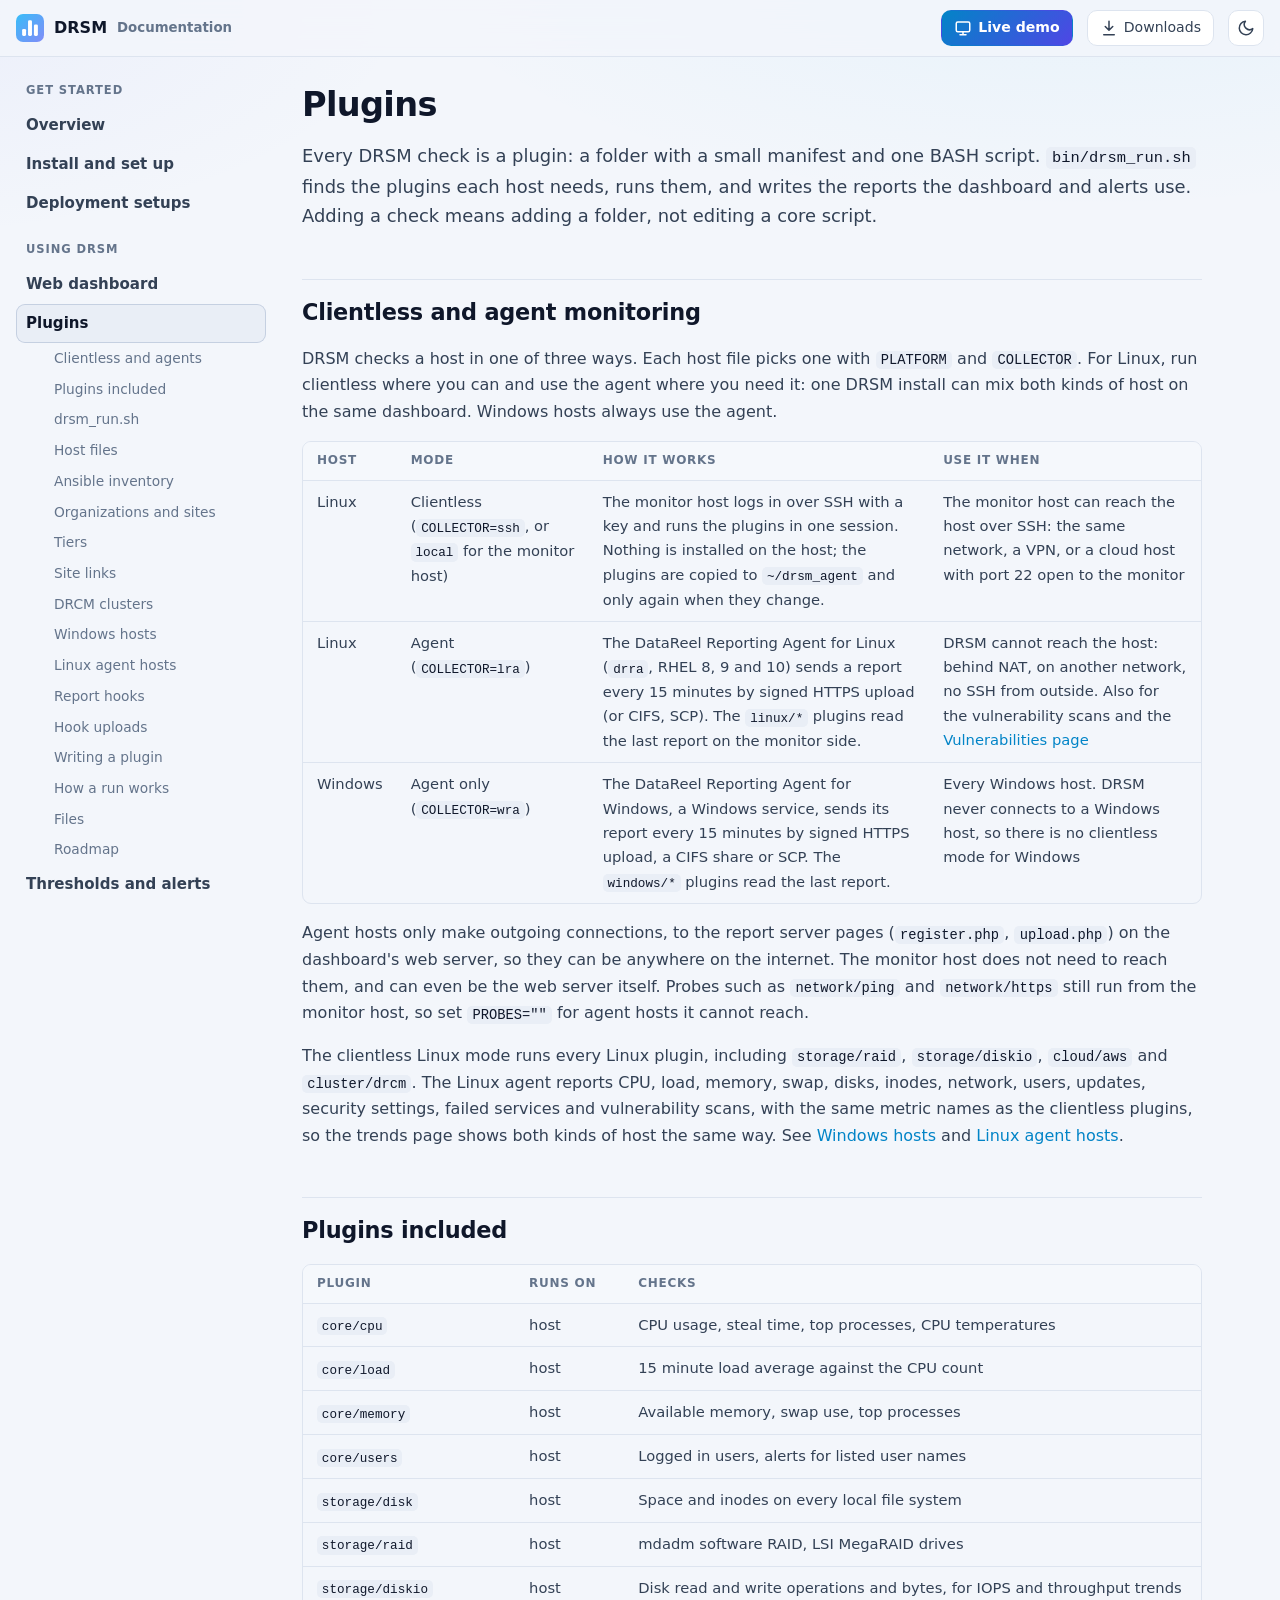
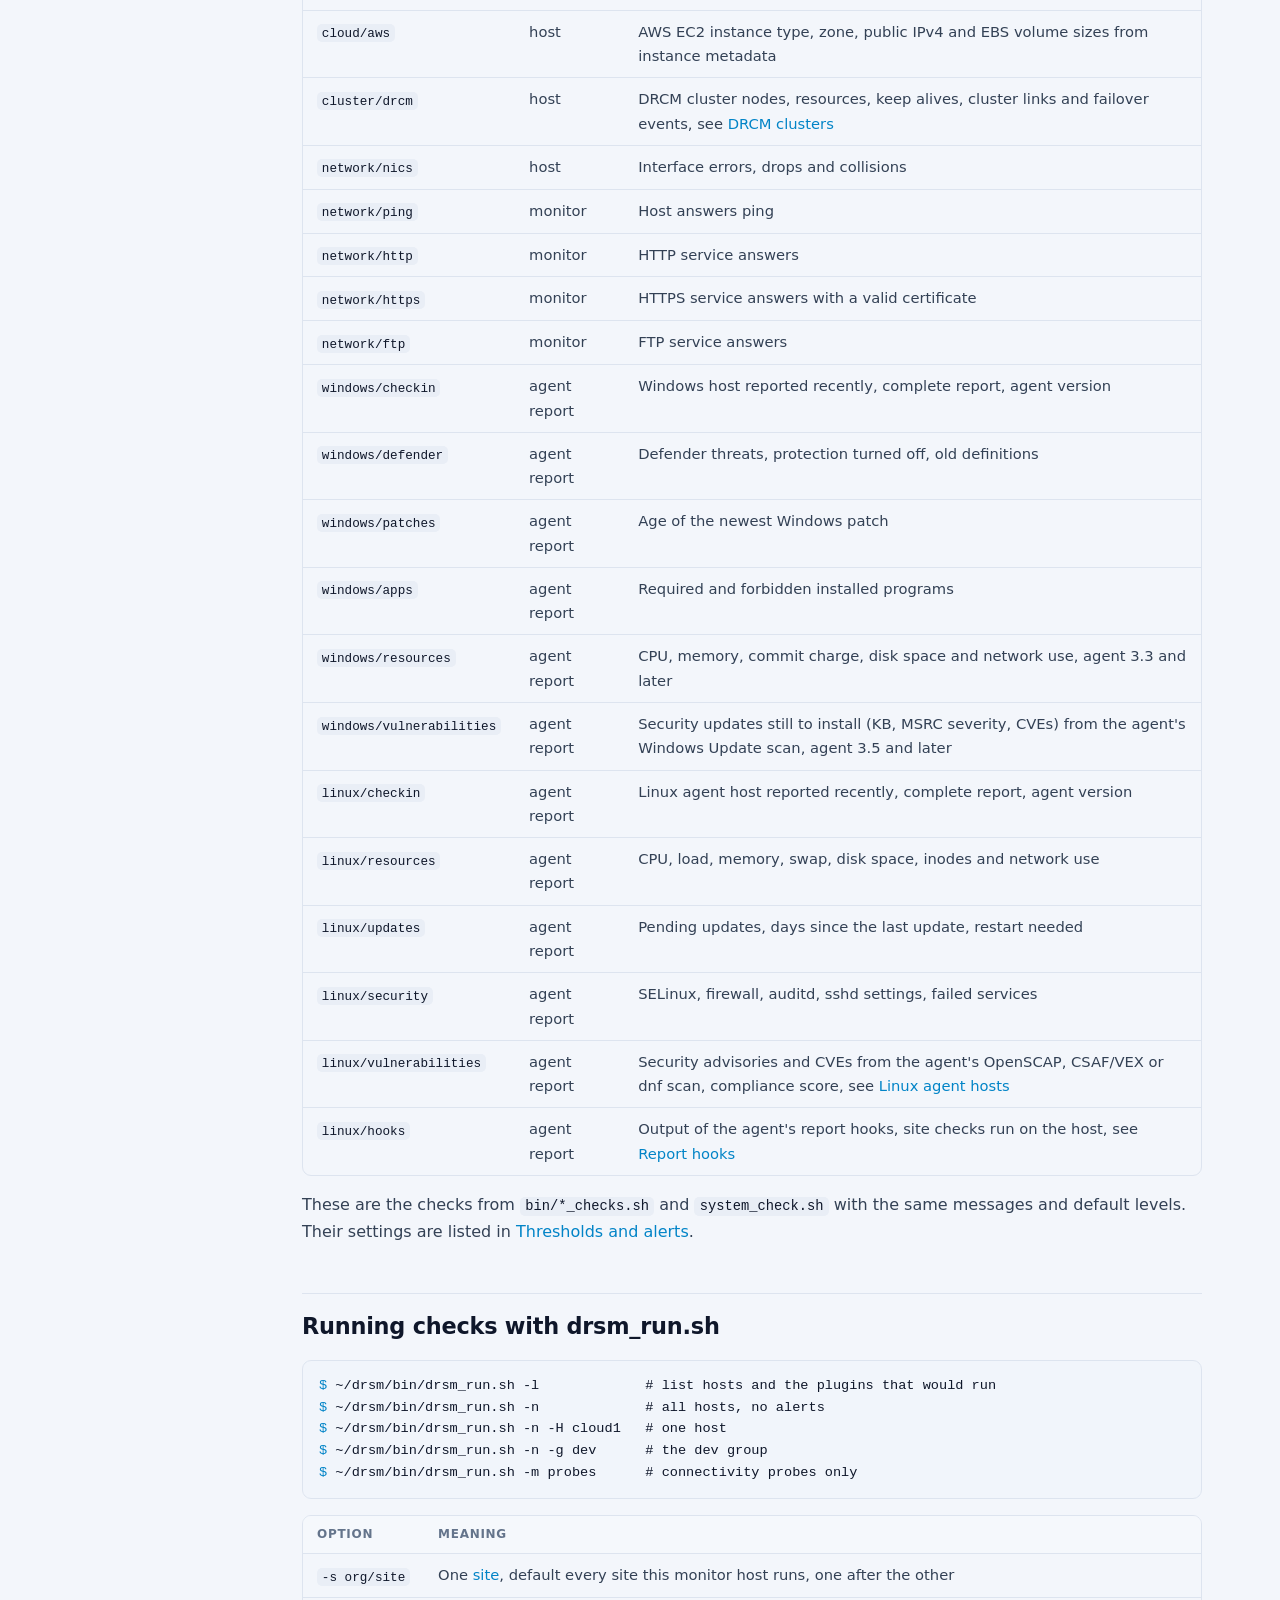
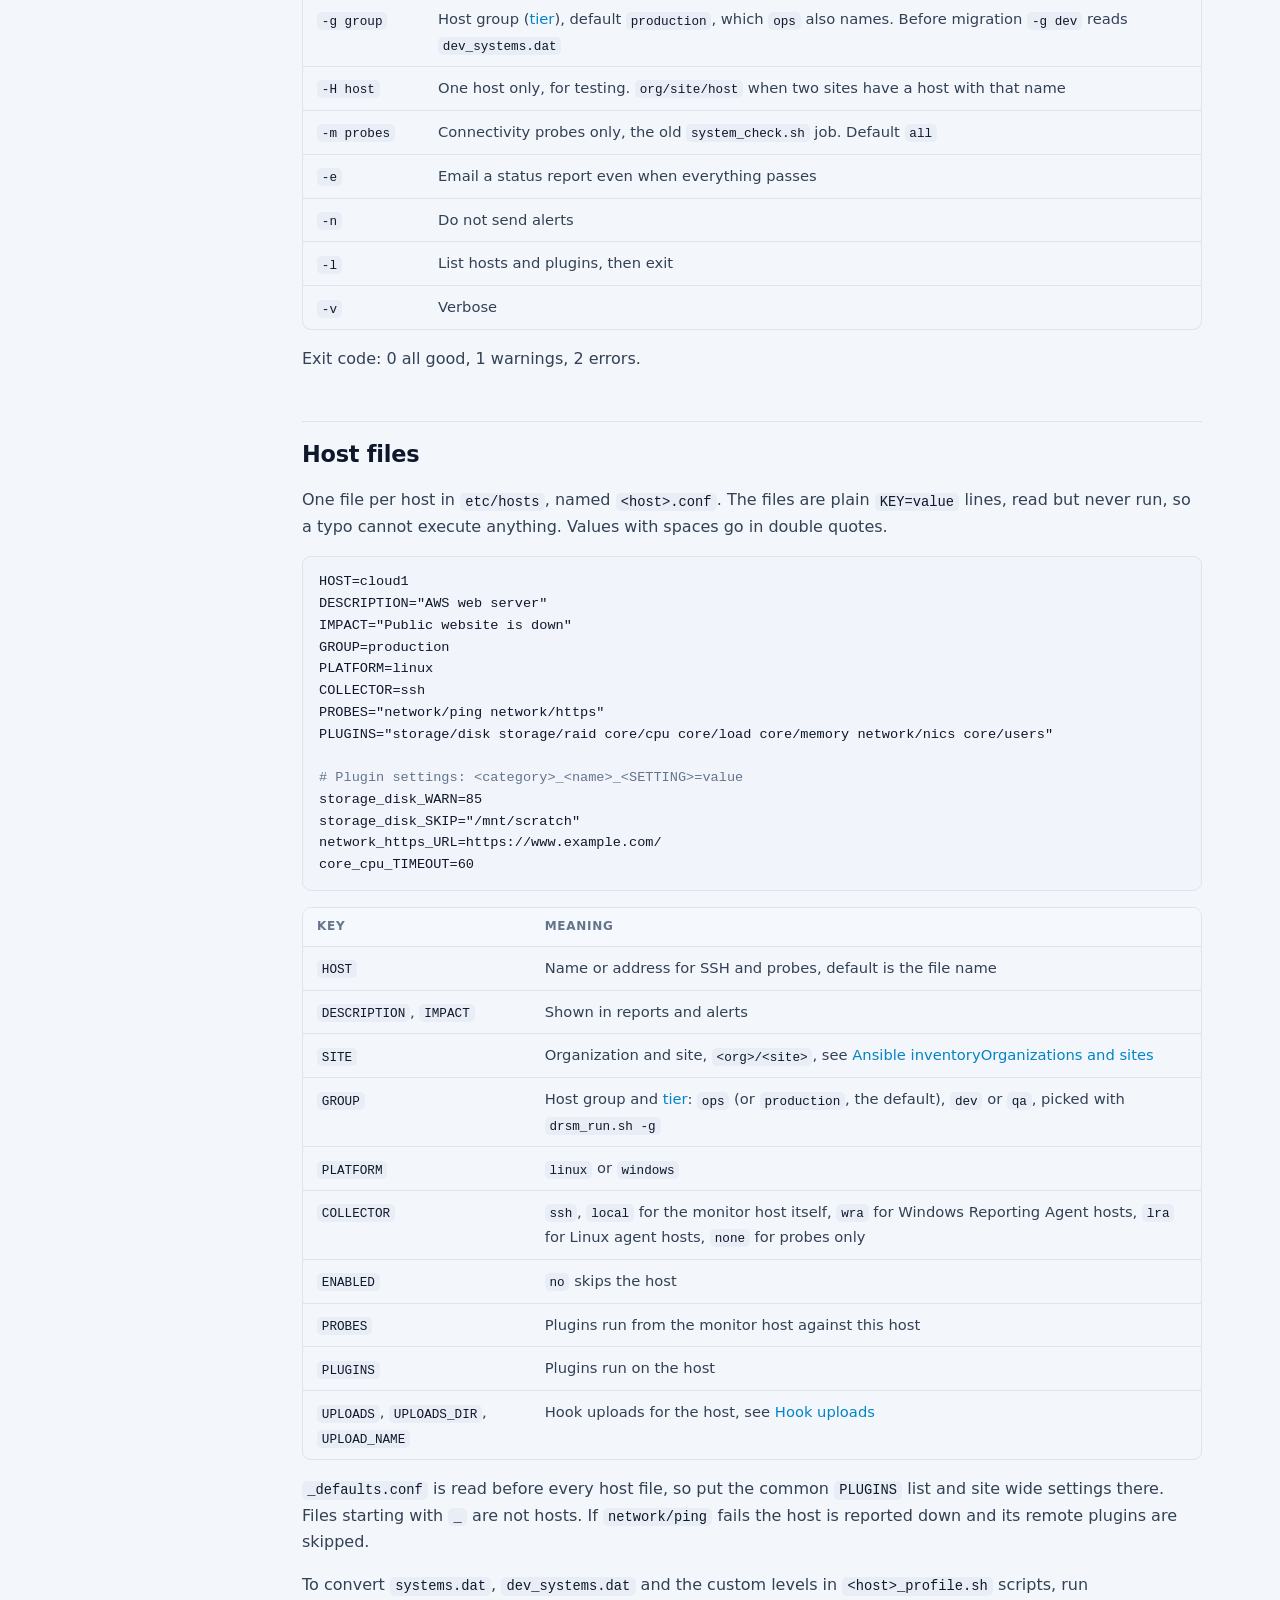
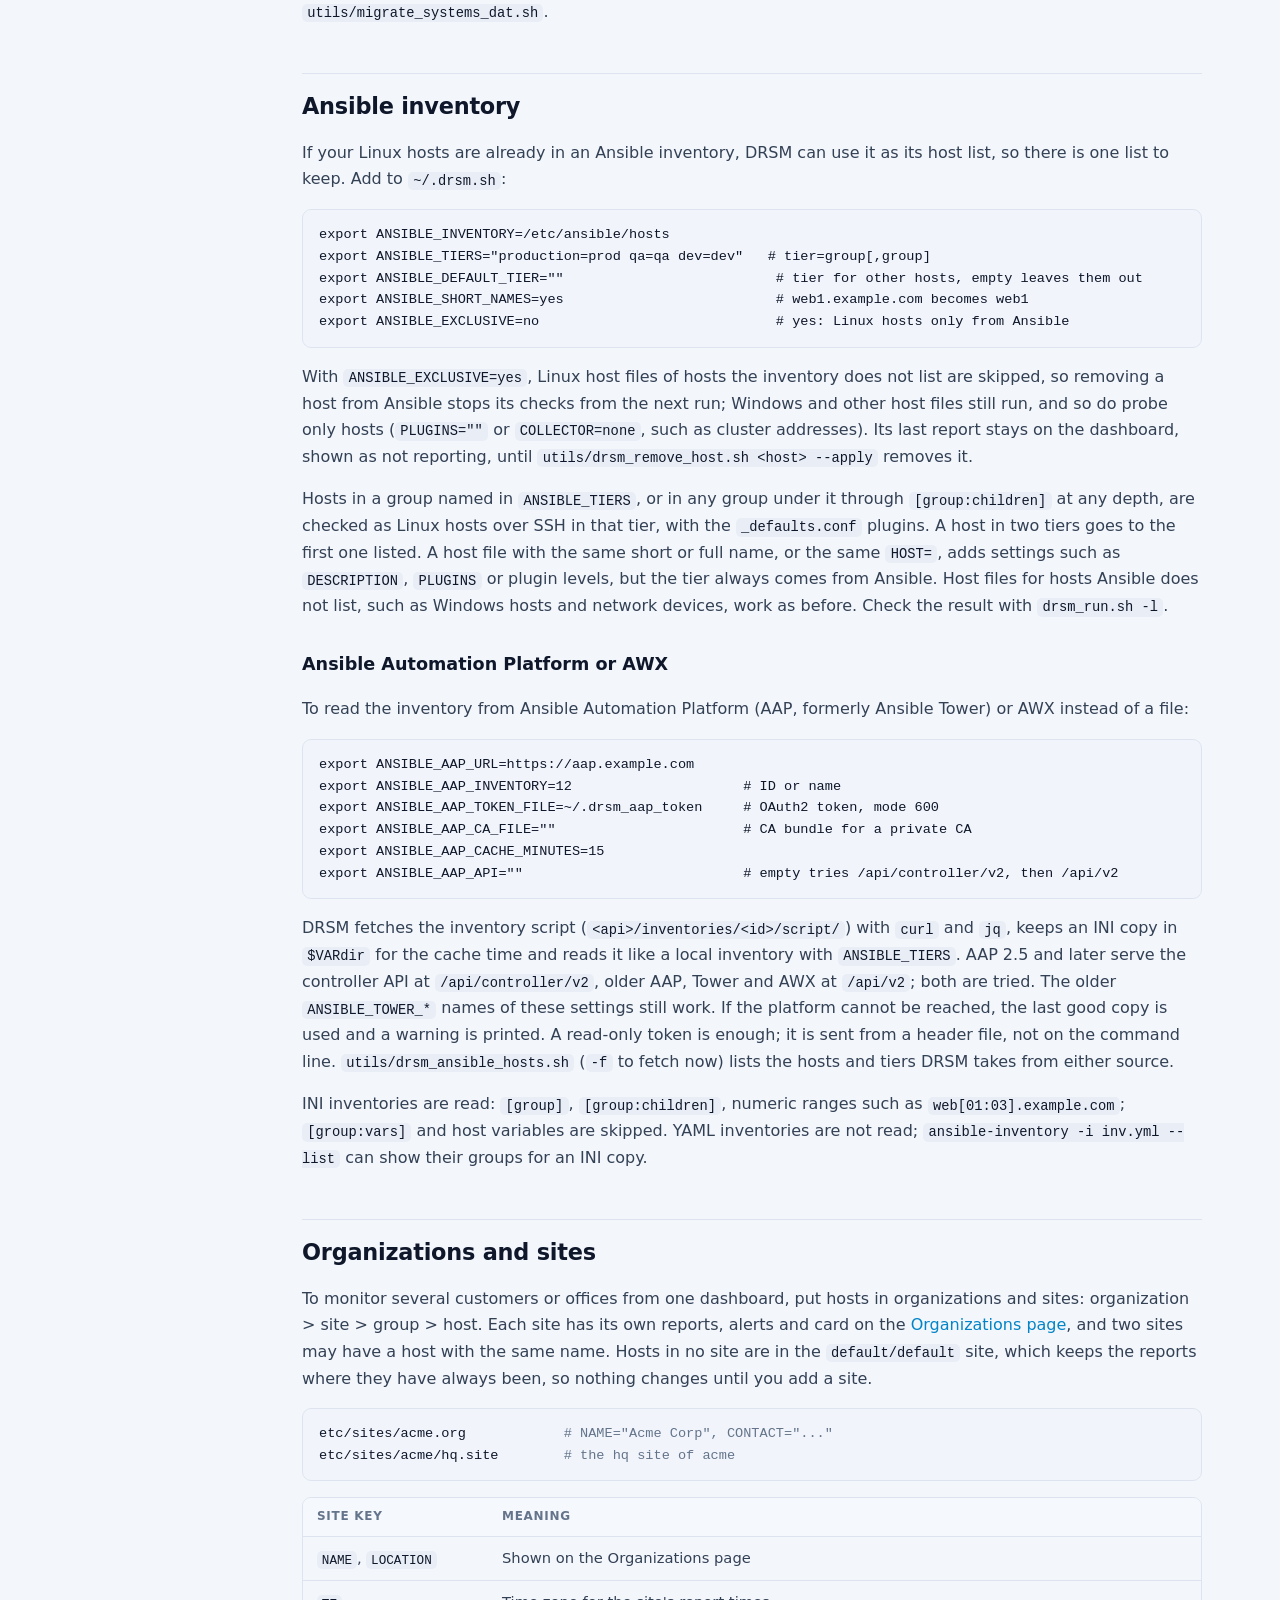
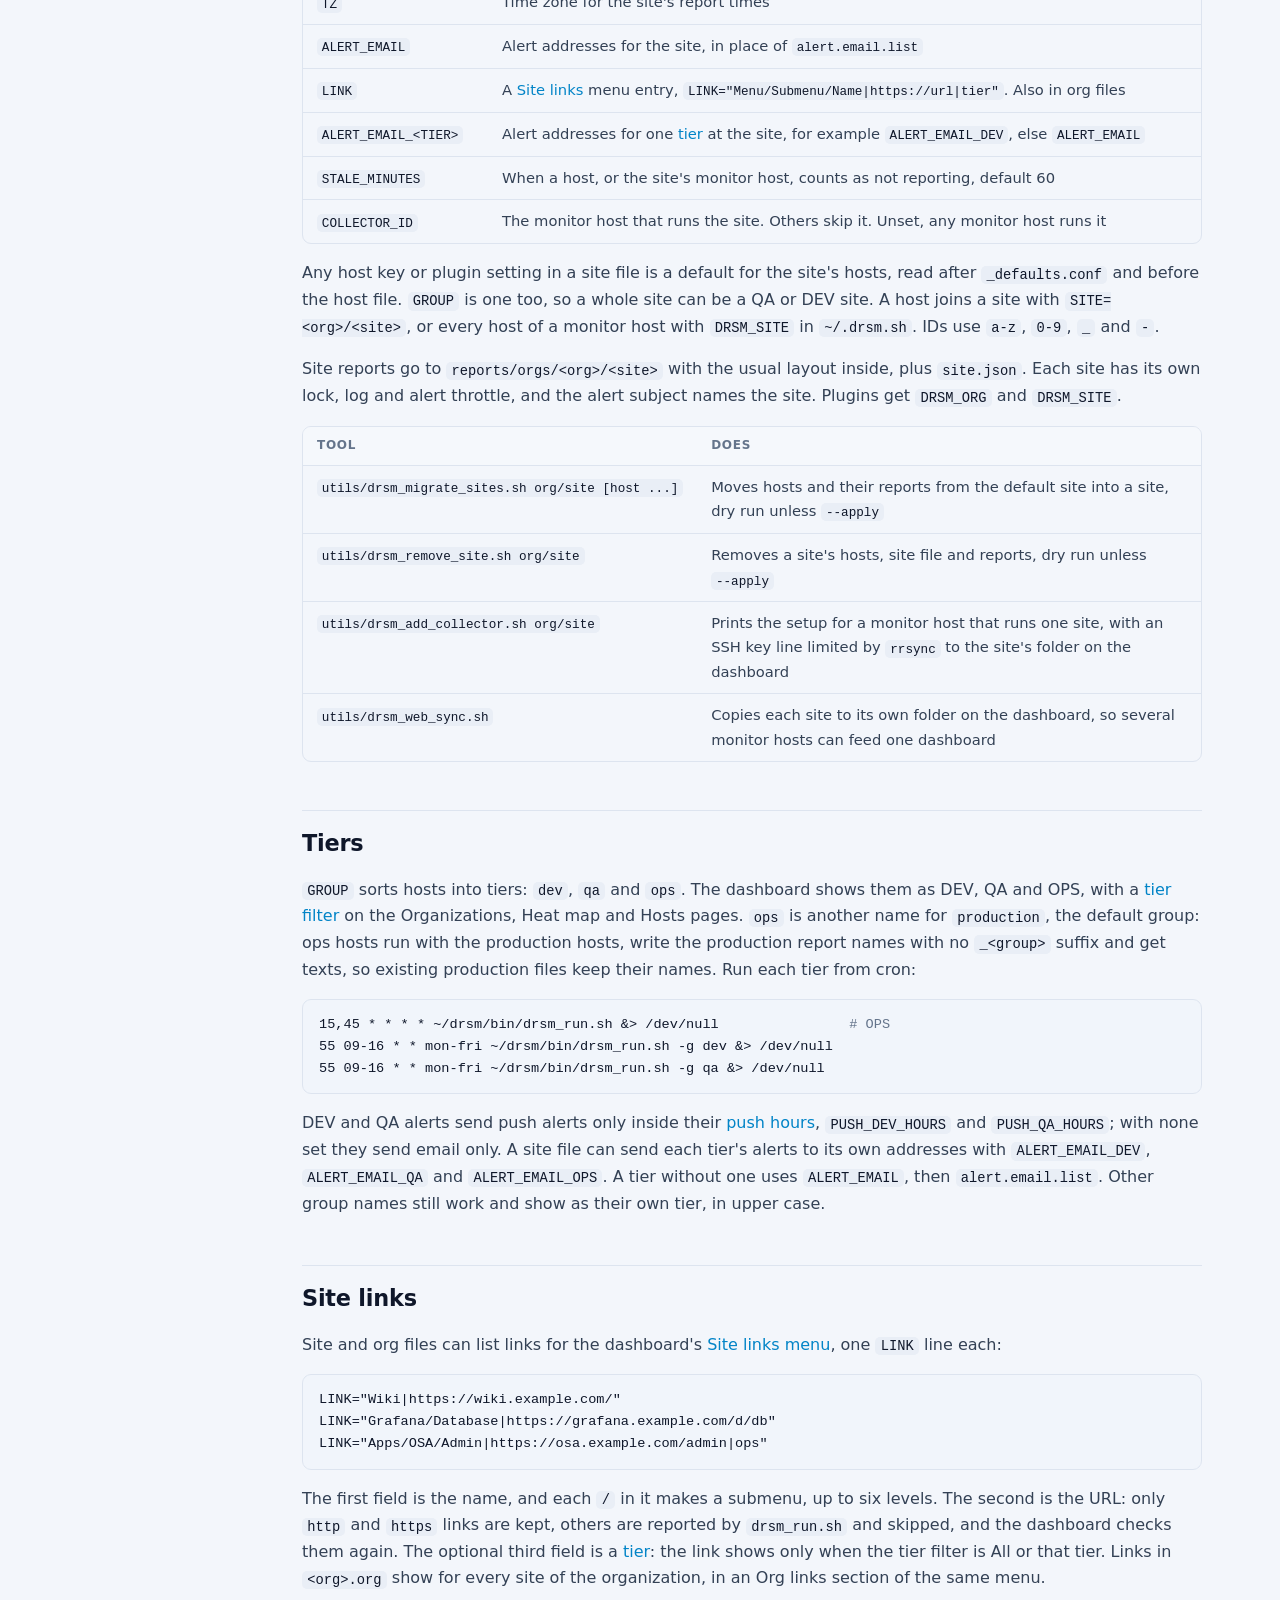
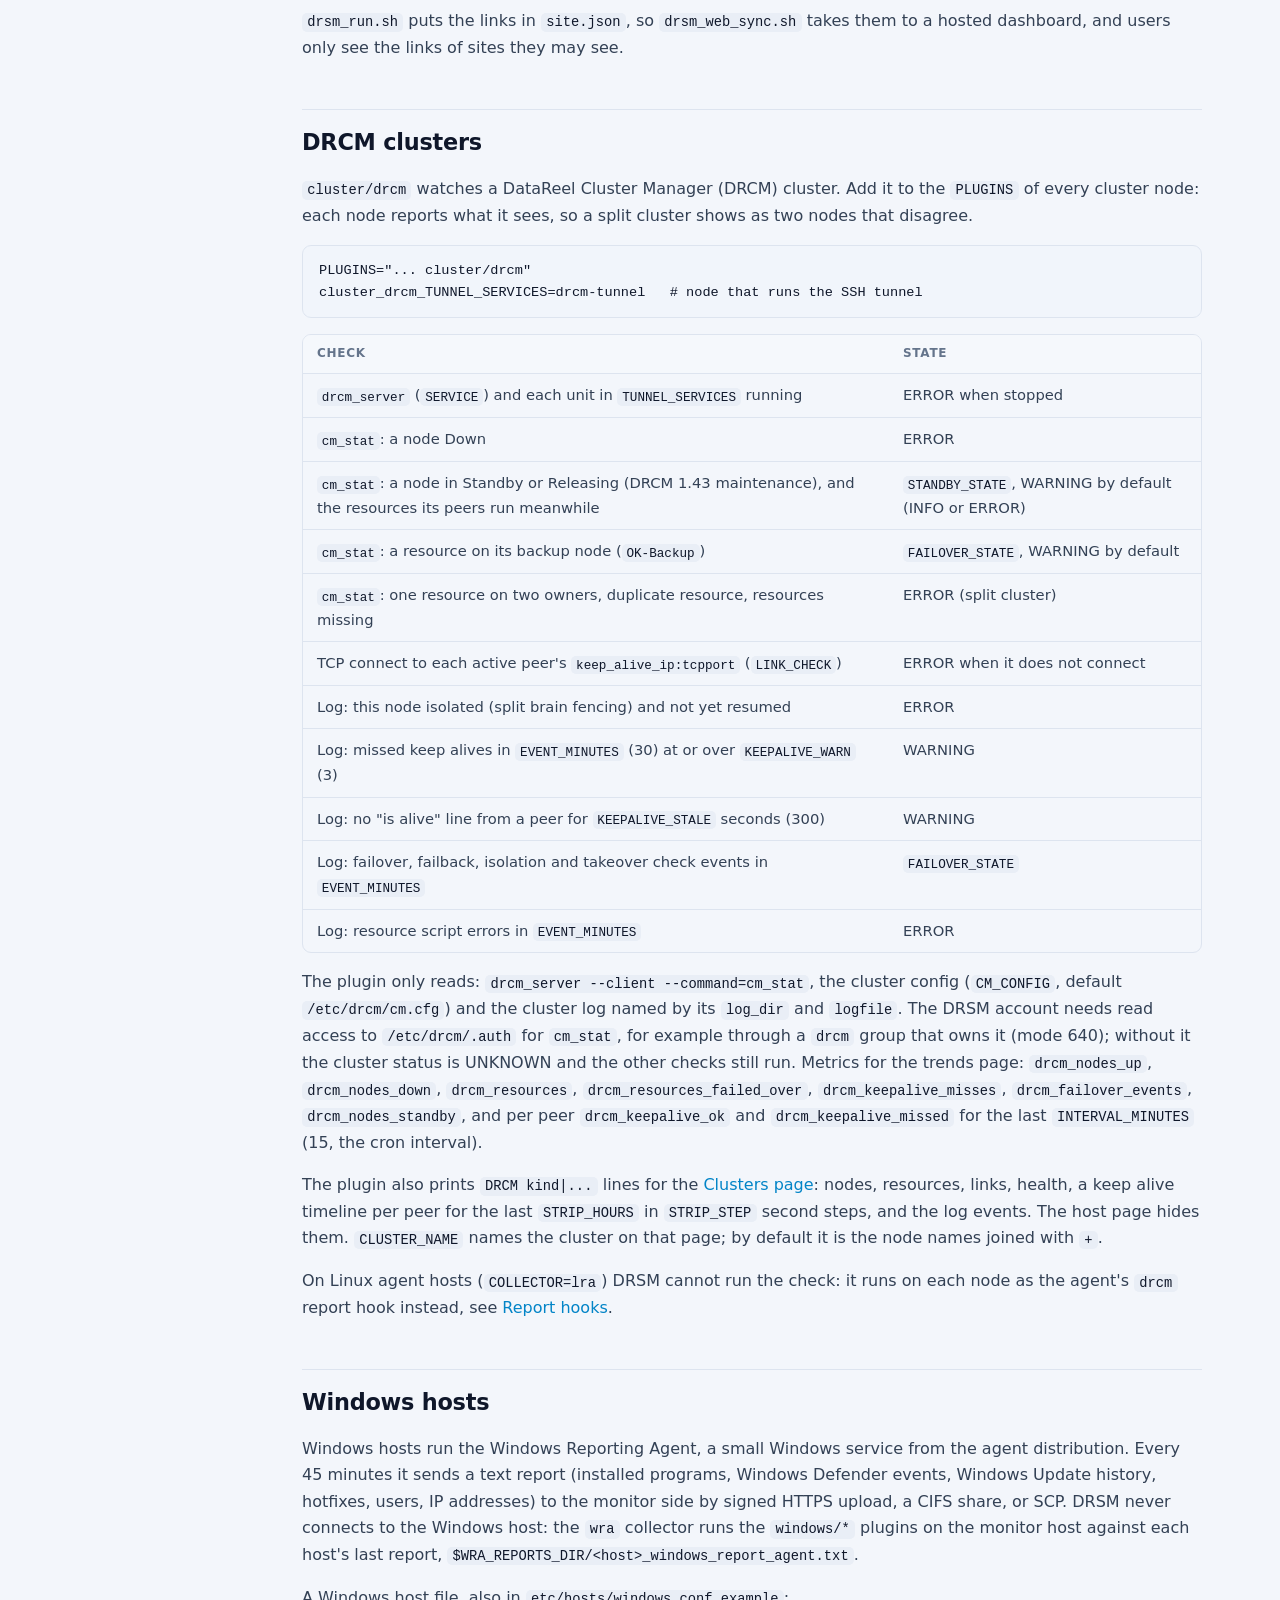
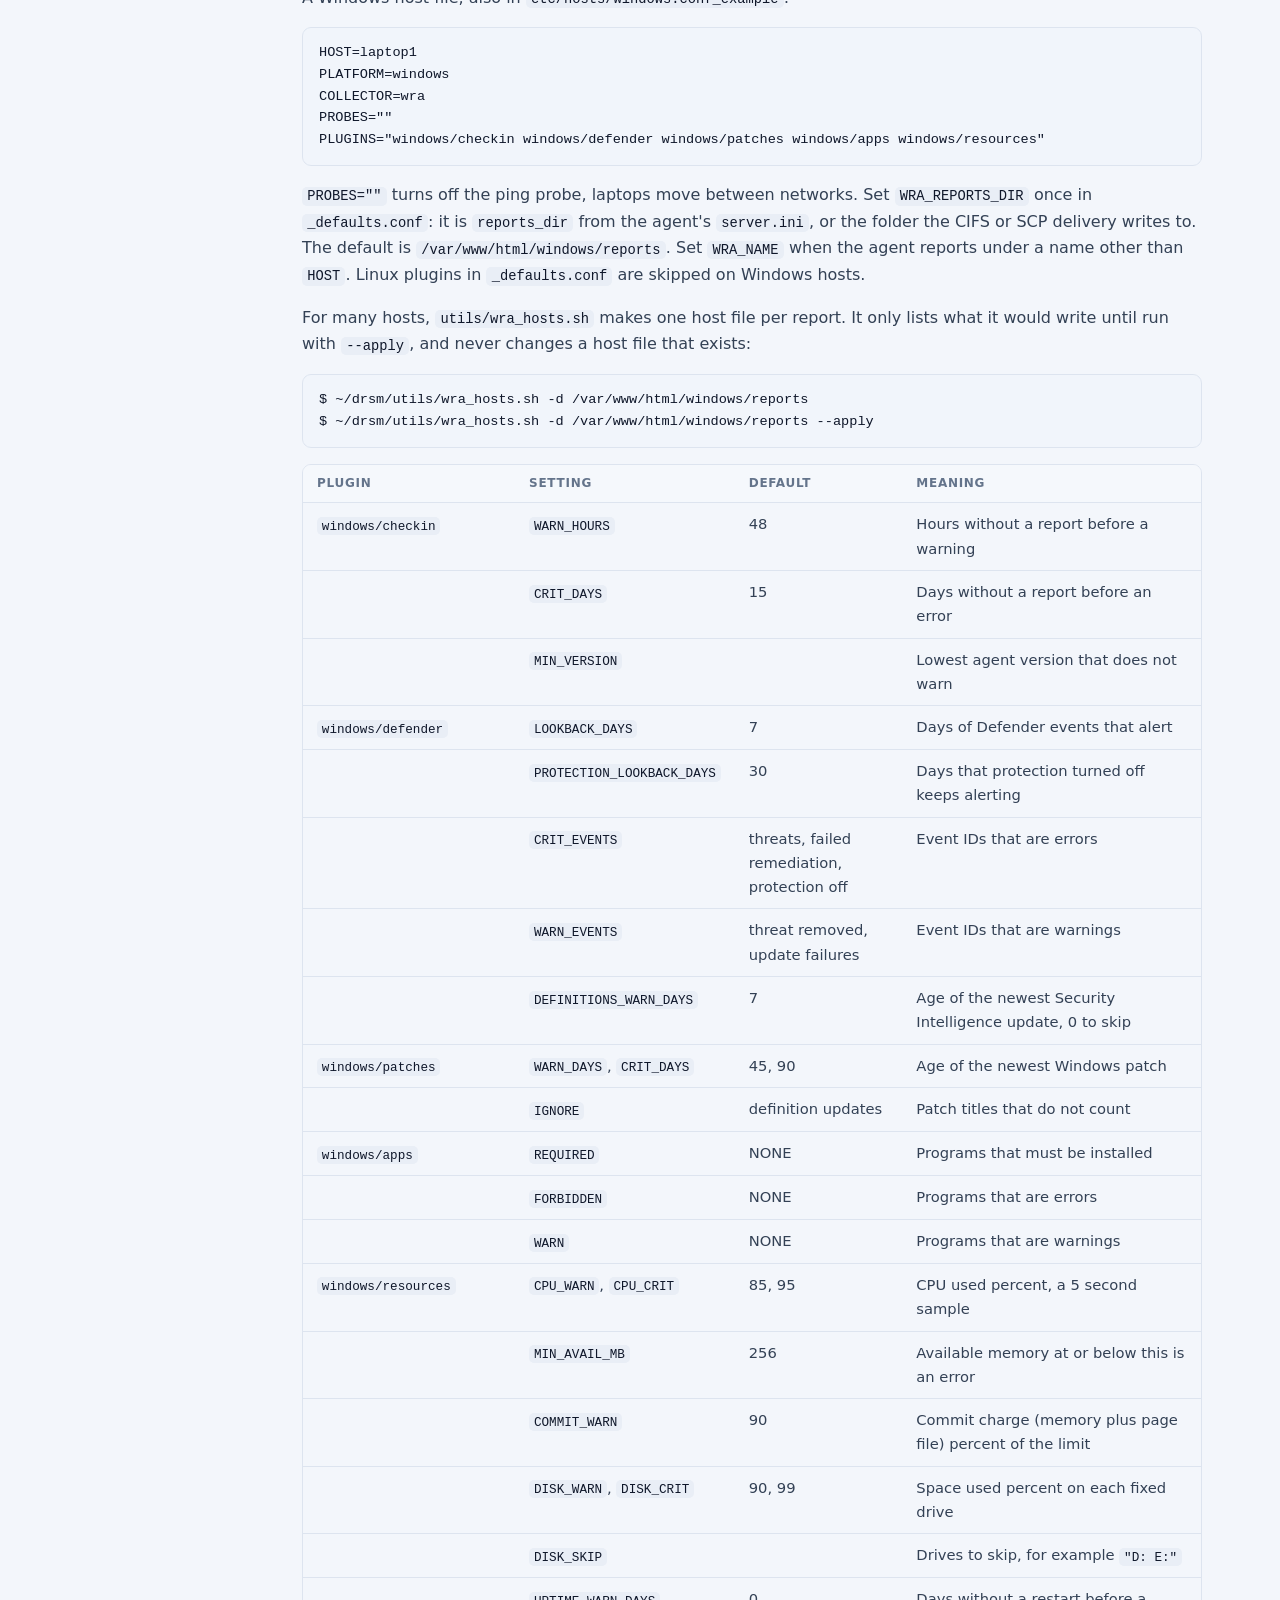
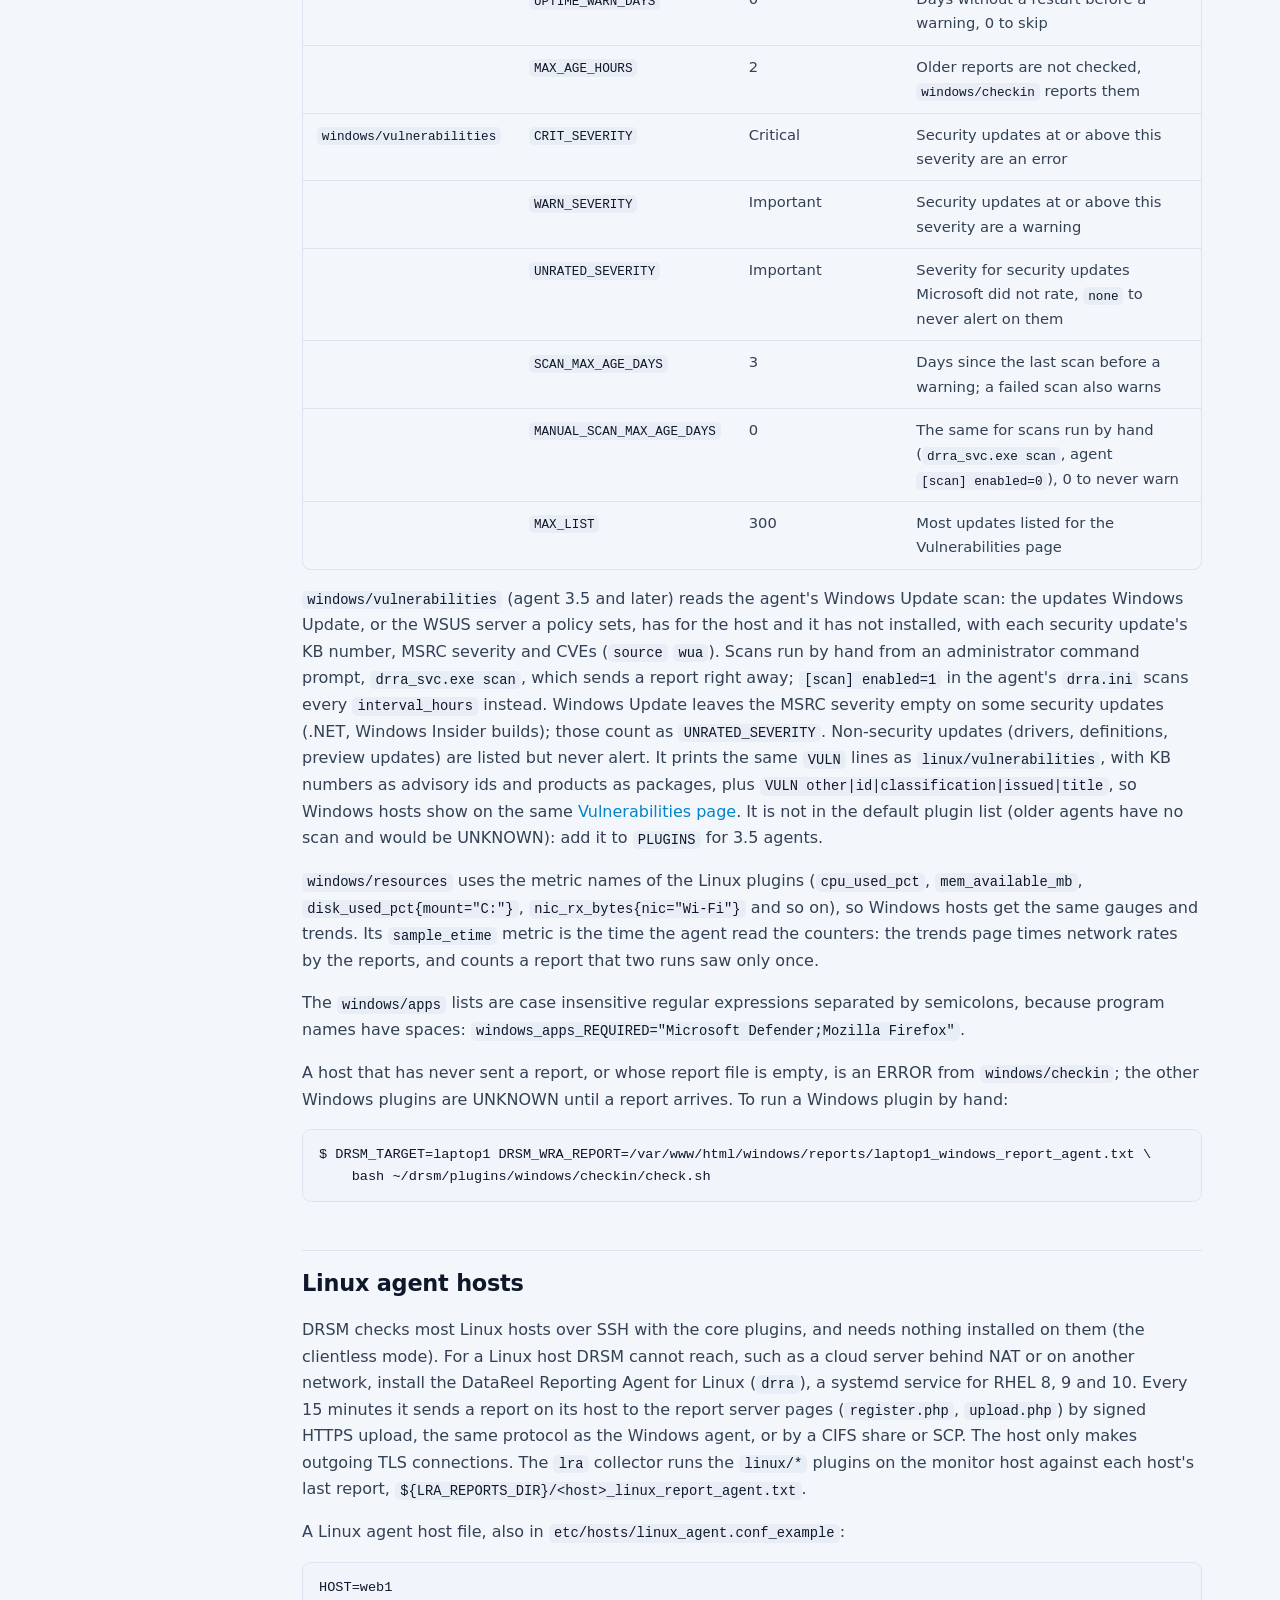
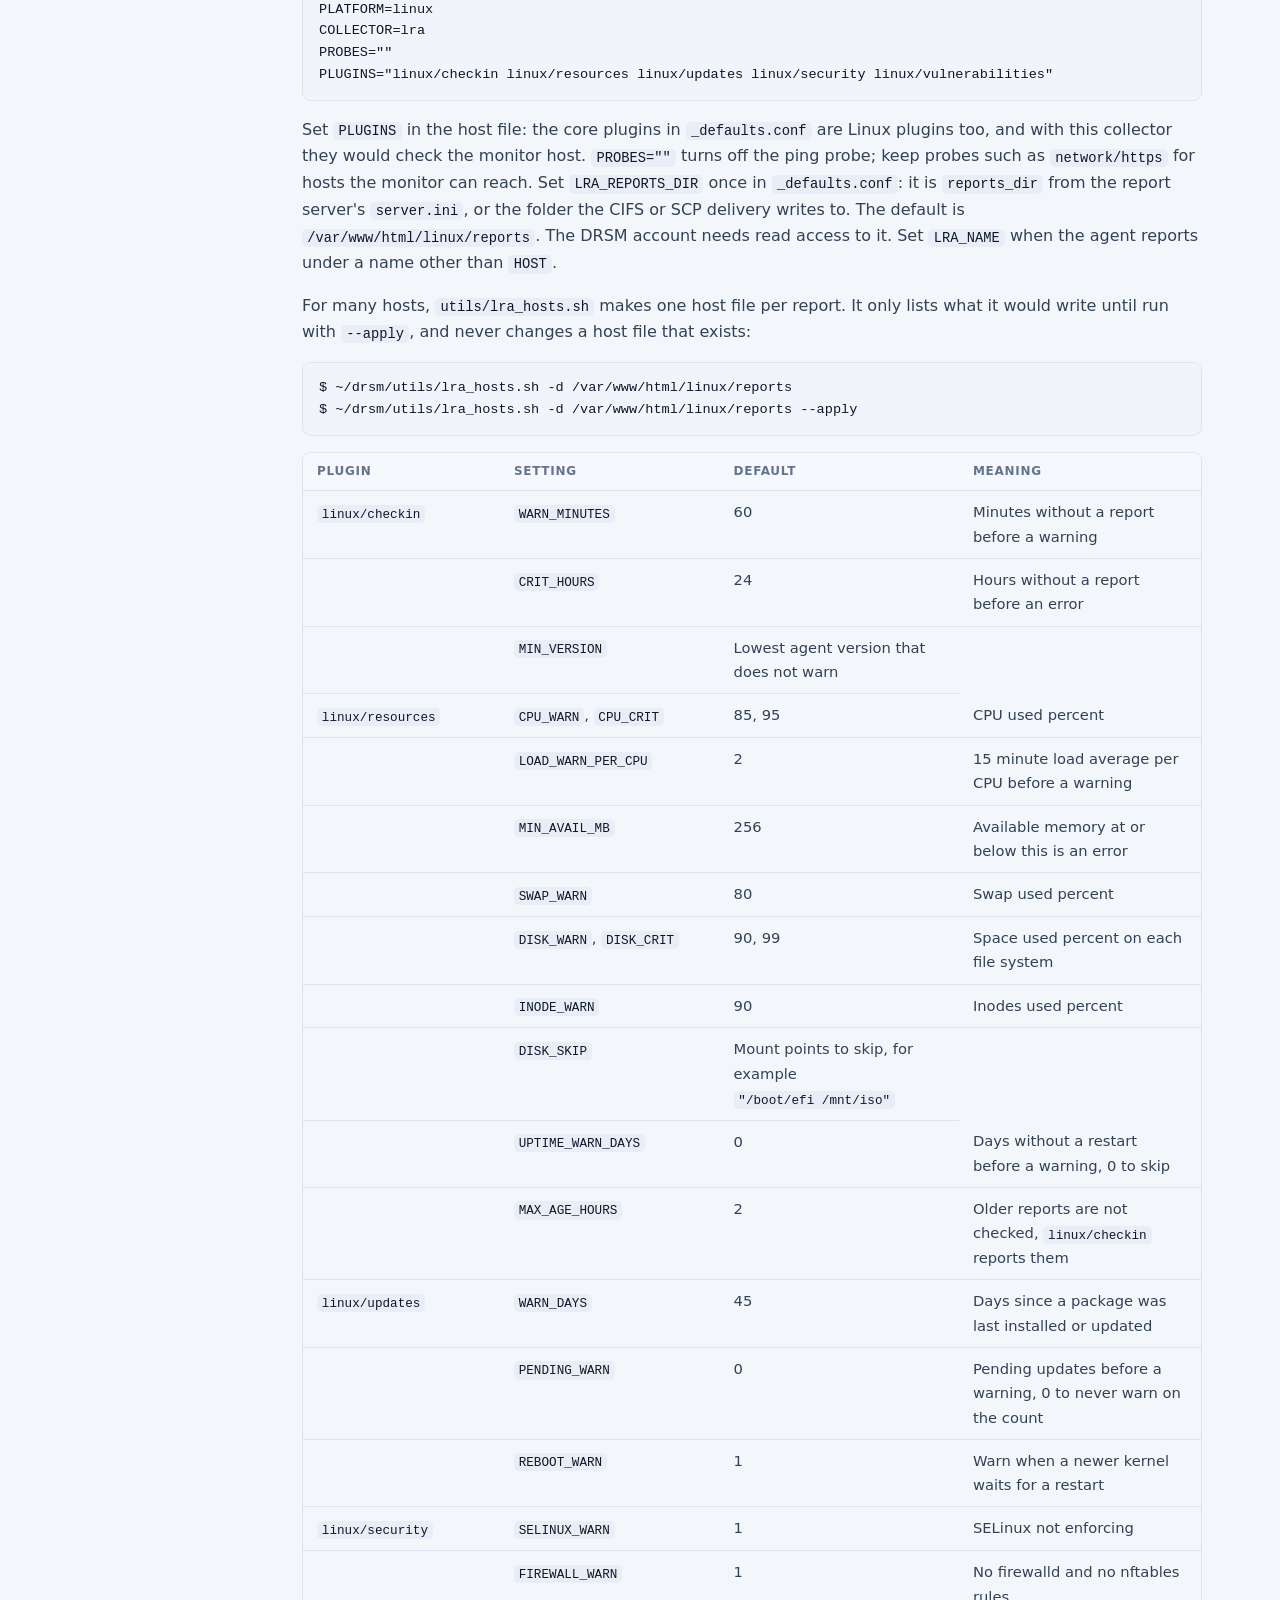
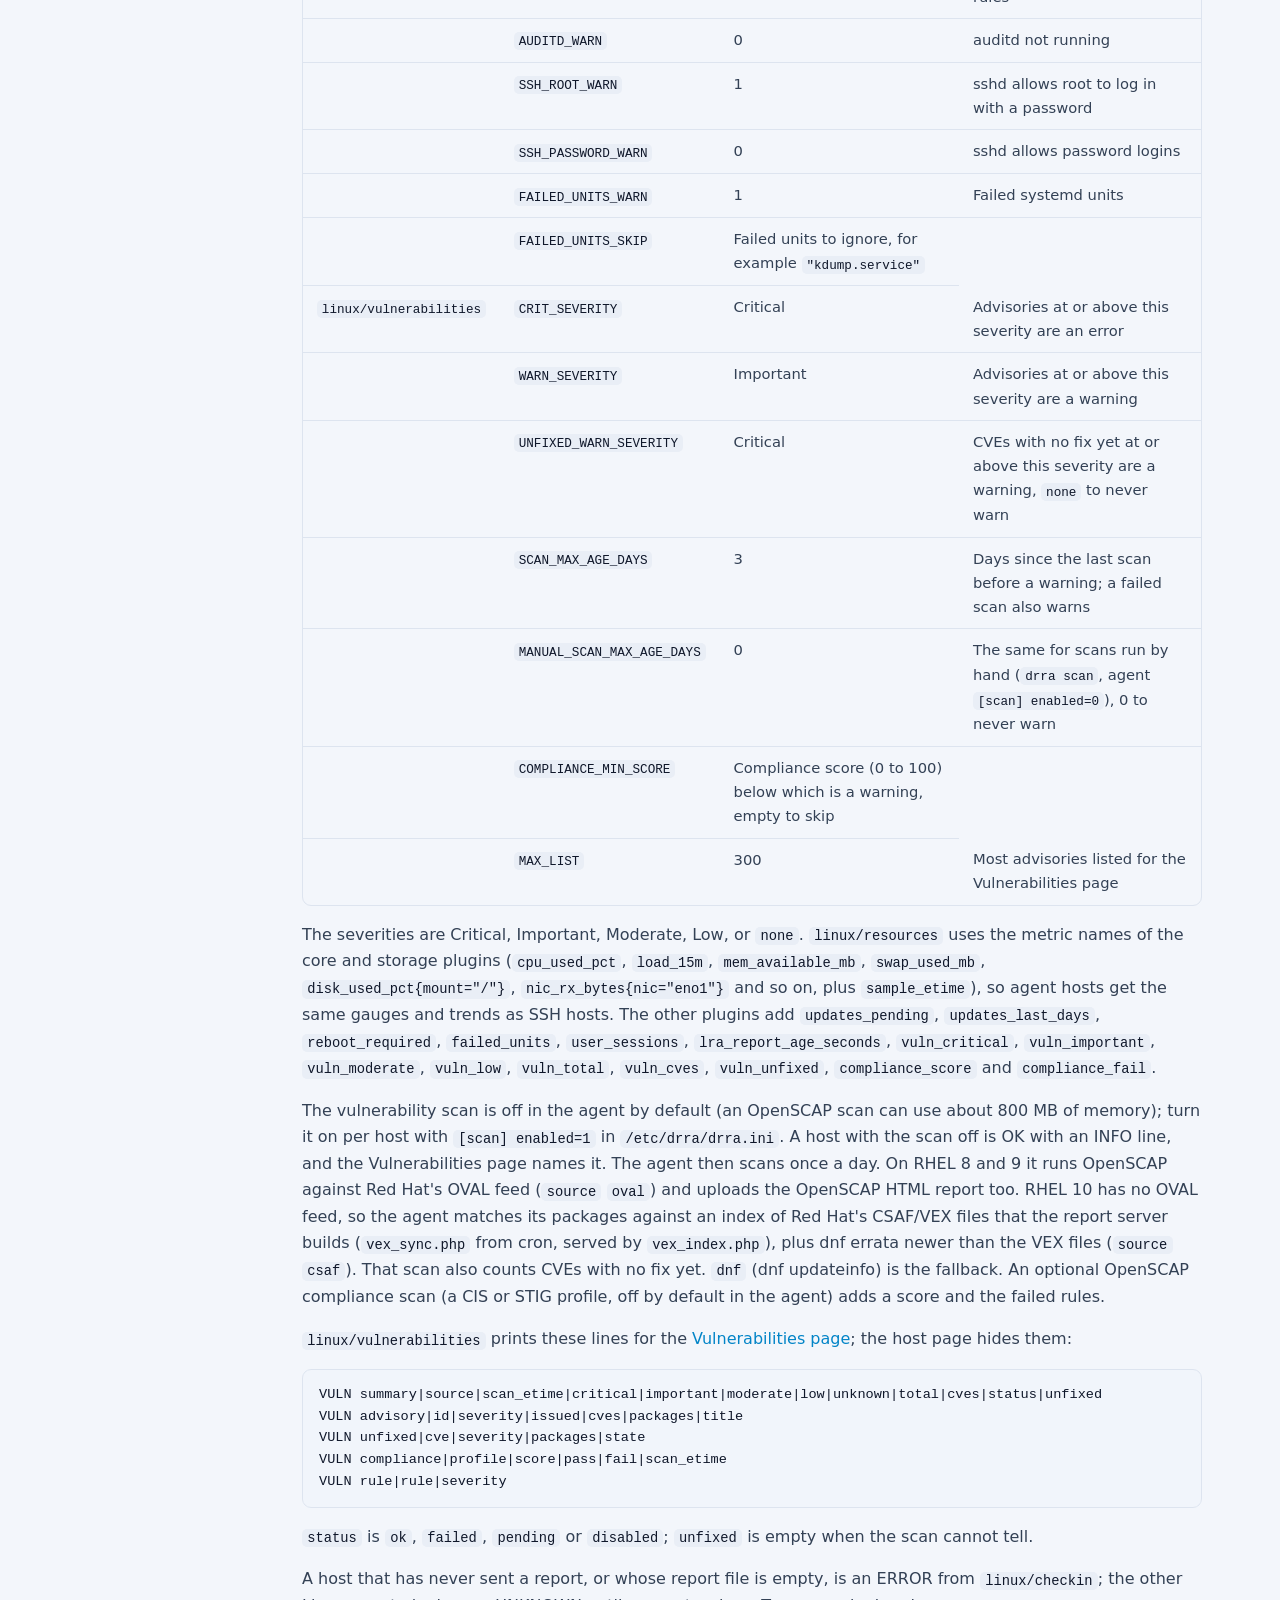
<file: docs/plugins.html>
<!DOCTYPE html>
<html lang="en">
<head>
<meta charset="utf-8">
<meta name="viewport" content="width=device-width, initial-scale=1">
<title>Plugins | DRSM Documentation</title>
<meta name="description" content="The DRSM plugin system: included plugins, drsm_run.sh, host files, and how to write your own plugin.">
<link rel="icon" href="images/logo.svg" type="image/svg+xml">
<link rel="stylesheet" href="docs.css">
<script src="docs.js"></script>
</head>
<body>
<a class="skip" href="#main">Skip to content</a>
<header class="topbar">
  <div class="topbar-inner">
    <button class="tool icon-only menu-btn" type="button" data-action="menu" aria-label="Menu" aria-expanded="false"><svg class="icon" viewBox="0 0 24 24" fill="none" stroke="currentColor" stroke-width="2" stroke-linecap="round" aria-hidden="true"><path d="M4 6h16M4 12h16M4 18h16"/></svg></button>
    <a class="brand" href="index.html"><img src="images/logo.svg" alt="">DRSM <small>Documentation</small></a>
    <span class="spacer"></span>
    <a class="tool primary" href="https://datareel.com/drsm/dashboard/"><svg class="icon" viewBox="0 0 24 24" fill="none" stroke="currentColor" stroke-width="2" stroke-linecap="round" stroke-linejoin="round" aria-hidden="true"><rect x="3" y="4" width="18" height="13" rx="2"/><path d="M8 21h8M12 17v4"/></svg><span>Live demo</span></a>
    <a class="tool hide-sm" href="https://datareel.com/downloads/drsm/"><svg class="icon" viewBox="0 0 24 24" fill="none" stroke="currentColor" stroke-width="2" stroke-linecap="round" stroke-linejoin="round" aria-hidden="true"><path d="M12 3v12M7 10l5 5 5-5M5 21h14"/></svg><span>Downloads</span></a>
    <button class="tool icon-only" type="button" data-action="theme" aria-label="Switch light or dark theme"><svg class="icon sun" viewBox="0 0 24 24" fill="none" stroke="currentColor" stroke-width="2" stroke-linecap="round" aria-hidden="true"><circle cx="12" cy="12" r="4"/><path d="M12 2v2M12 20v2M4.93 4.93l1.41 1.41M17.66 17.66l1.41 1.41M2 12h2M20 12h2M4.93 19.07l1.41-1.41M17.66 6.34l1.41-1.41"/></svg><svg class="icon moon" viewBox="0 0 24 24" fill="none" stroke="currentColor" stroke-width="2" stroke-linecap="round" stroke-linejoin="round" aria-hidden="true"><path d="M21 12.8A9 9 0 1 1 11.2 3a7 7 0 0 0 9.8 9.8z"/></svg></button>
  </div>
</header>
<div class="layout">
  <nav class="sidebar" aria-label="Documentation">
    <h4>Get started</h4><a href="index.html">Overview</a><a href="install.html">Install and set up</a><a href="deployment.html">Deployment setups</a><h4>Using DRSM</h4><a href="dashboard.html">Web dashboard</a><a href="plugins.html" class="active" aria-current="page">Plugins</a><div class="toc"><a href="#modes">Clientless and agents</a><a href="#included">Plugins included</a><a href="#runner">drsm_run.sh</a><a href="#hosts">Host files</a><a href="#ansible">Ansible inventory</a><a href="#sites">Organizations and sites</a><a href="#tiers">Tiers</a><a href="#links">Site links</a><a href="#drcm">DRCM clusters</a><a href="#windows">Windows hosts</a><a href="#linux">Linux agent hosts</a><a href="#hooks">Report hooks</a><a href="#uploads">Hook uploads</a><a href="#writing">Writing a plugin</a><a href="#how">How a run works</a><a href="#layout">Files</a><a href="#roadmap">Roadmap</a></div><a href="alerts.html">Thresholds and alerts</a><a href="databases.html">MySQL and Postgres</a><a href="admin.html">Day-to-day admin</a><a href="ai-assistants.html">AI assistants</a><h4>Reference</h4><a href="changelog.html">What's new</a><h4>Links</h4><a href="https://datareel.com/drsm/dashboard/">Live demo</a><a href="https://datareel.com/downloads/drsm/">Downloads</a><a href="https://datareel.com/contact.php">Report an issue</a>
  </nav>
  <main class="content" id="main">
<h1>Plugins</h1>
<p class="lead">Every DRSM check is a plugin: a folder with a small manifest and one BASH script. <code>bin/drsm_run.sh</code> finds the plugins each host needs, runs them, and writes the reports the dashboard and alerts use. Adding a check means adding a folder, not editing a core script.</p>

<h2 id="modes">Clientless and agent monitoring</h2>
<p>DRSM checks a host in one of three ways. Each host file picks one with <code>PLATFORM</code> and <code>COLLECTOR</code>. For Linux, run clientless where you can and use the agent where you need it: one DRSM install can mix both kinds of host on the same dashboard. Windows hosts always use the agent.</p>
<div class="table-wrap"><table><thead><tr><th>Host</th><th>Mode</th><th>How it works</th><th>Use it when</th></tr></thead><tbody>
<tr><td>Linux</td><td>Clientless (<code>COLLECTOR=ssh</code>, or <code>local</code> for the monitor host)</td><td>The monitor host logs in over SSH with a key and runs the plugins in one session. Nothing is installed on the host; the plugins are copied to <code>~/drsm_agent</code> and only again when they change.</td><td>The monitor host can reach the host over SSH: the same network, a VPN, or a cloud host with port 22 open to the monitor</td></tr>
<tr><td>Linux</td><td>Agent (<code>COLLECTOR=lra</code>)</td><td>The DataReel Reporting Agent for Linux (<code>drra</code>, RHEL 8, 9 and 10) sends a report every 15 minutes by signed HTTPS upload (or CIFS, SCP). The <code>linux/*</code> plugins read the last report on the monitor side.</td><td>DRSM cannot reach the host: behind NAT, on another network, no SSH from outside. Also for the vulnerability scans and the <a href="dashboard.html#vulnerabilities">Vulnerabilities page</a></td></tr>
<tr><td>Windows</td><td>Agent only (<code>COLLECTOR=wra</code>)</td><td>The DataReel Reporting Agent for Windows, a Windows service, sends its report every 15 minutes by signed HTTPS upload, a CIFS share or SCP. The <code>windows/*</code> plugins read the last report.</td><td>Every Windows host. DRSM never connects to a Windows host, so there is no clientless mode for Windows</td></tr>
</tbody></table></div>
<p>Agent hosts only make outgoing connections, to the report server pages (<code>register.php</code>, <code>upload.php</code>) on the dashboard's web server, so they can be anywhere on the internet. The monitor host does not need to reach them, and can even be the web server itself. Probes such as <code>network/ping</code> and <code>network/https</code> still run from the monitor host, so set <code>PROBES=""</code> for agent hosts it cannot reach.</p>
<p>The clientless Linux mode runs every Linux plugin, including <code>storage/raid</code>, <code>storage/diskio</code>, <code>cloud/aws</code> and <code>cluster/drcm</code>. The Linux agent reports CPU, load, memory, swap, disks, inodes, network, users, updates, security settings, failed services and vulnerability scans, with the same metric names as the clientless plugins, so the trends page shows both kinds of host the same way. See <a href="#windows">Windows hosts</a> and <a href="#linux">Linux agent hosts</a>.</p>

<h2 id="included">Plugins included</h2>
<div class="table-wrap"><table><thead><tr><th>Plugin</th><th>Runs on</th><th>Checks</th></tr></thead><tbody><tr><td><code>core/cpu</code></td><td>host</td><td>CPU usage, steal time, top processes, CPU temperatures</td></tr><tr><td><code>core/load</code></td><td>host</td><td>15 minute load average against the CPU count</td></tr><tr><td><code>core/memory</code></td><td>host</td><td>Available memory, swap use, top processes</td></tr><tr><td><code>core/users</code></td><td>host</td><td>Logged in users, alerts for listed user names</td></tr><tr><td><code>storage/disk</code></td><td>host</td><td>Space and inodes on every local file system</td></tr><tr><td><code>storage/raid</code></td><td>host</td><td>mdadm software RAID, LSI MegaRAID drives</td></tr><tr><td><code>storage/diskio</code></td><td>host</td><td>Disk read and write operations and bytes, for IOPS and throughput trends</td></tr><tr><td><code>cloud/aws</code></td><td>host</td><td>AWS EC2 instance type, zone, public IPv4 and EBS volume sizes from instance metadata</td></tr><tr><td><code>cluster/drcm</code></td><td>host</td><td>DRCM cluster nodes, resources, keep alives, cluster links and failover events, see <a href="#drcm">DRCM clusters</a></td></tr><tr><td><code>network/nics</code></td><td>host</td><td>Interface errors, drops and collisions</td></tr><tr><td><code>network/ping</code></td><td>monitor</td><td>Host answers ping</td></tr><tr><td><code>network/http</code></td><td>monitor</td><td>HTTP service answers</td></tr><tr><td><code>network/https</code></td><td>monitor</td><td>HTTPS service answers with a valid certificate</td></tr><tr><td><code>network/ftp</code></td><td>monitor</td><td>FTP service answers</td></tr><tr><td><code>windows/checkin</code></td><td>agent report</td><td>Windows host reported recently, complete report, agent version</td></tr><tr><td><code>windows/defender</code></td><td>agent report</td><td>Defender threats, protection turned off, old definitions</td></tr><tr><td><code>windows/patches</code></td><td>agent report</td><td>Age of the newest Windows patch</td></tr><tr><td><code>windows/apps</code></td><td>agent report</td><td>Required and forbidden installed programs</td></tr><tr><td><code>windows/resources</code></td><td>agent report</td><td>CPU, memory, commit charge, disk space and network use, agent 3.3 and later</td></tr><tr><td><code>windows/vulnerabilities</code></td><td>agent report</td><td>Security updates still to install (KB, MSRC severity, CVEs) from the agent's Windows Update scan, agent 3.5 and later</td></tr><tr><td><code>linux/checkin</code></td><td>agent report</td><td>Linux agent host reported recently, complete report, agent version</td></tr><tr><td><code>linux/resources</code></td><td>agent report</td><td>CPU, load, memory, swap, disk space, inodes and network use</td></tr><tr><td><code>linux/updates</code></td><td>agent report</td><td>Pending updates, days since the last update, restart needed</td></tr><tr><td><code>linux/security</code></td><td>agent report</td><td>SELinux, firewall, auditd, sshd settings, failed services</td></tr><tr><td><code>linux/vulnerabilities</code></td><td>agent report</td><td>Security advisories and CVEs from the agent's OpenSCAP, CSAF/VEX or dnf scan, compliance score, see <a href="#linux">Linux agent hosts</a></td></tr><tr><td><code>linux/hooks</code></td><td>agent report</td><td>Output of the agent's report hooks, site checks run on the host, see <a href="#hooks">Report hooks</a></td></tr></tbody></table></div>
<p>These are the checks from <code>bin/*_checks.sh</code> and <code>system_check.sh</code> with the same messages and default levels. Their settings are listed in <a href="alerts.html#plugin-settings">Thresholds and alerts</a>.</p>

<h2 id="runner">Running checks with drsm_run.sh</h2>
<pre><code><span class="p">$ </span>~/drsm/bin/drsm_run.sh -l             # list hosts and the plugins that would run
<span class="p">$ </span>~/drsm/bin/drsm_run.sh -n             # all hosts, no alerts
<span class="p">$ </span>~/drsm/bin/drsm_run.sh -n -H cloud1   # one host
<span class="p">$ </span>~/drsm/bin/drsm_run.sh -n -g dev      # the dev group
<span class="p">$ </span>~/drsm/bin/drsm_run.sh -m probes      # connectivity probes only</code></pre>
<div class="table-wrap"><table><thead><tr><th>Option</th><th>Meaning</th></tr></thead><tbody><tr><td><code>-s org/site</code></td><td>One <a href="#sites">site</a>, default every site this monitor host runs, one after the other</td></tr><tr><td><code>-g group</code></td><td>Host group (<a href="#tiers">tier</a>), default <code>production</code>, which <code>ops</code> also names. Before migration <code>-g dev</code> reads <code>dev_systems.dat</code></td></tr><tr><td><code>-H host</code></td><td>One host only, for testing. <code>org/site/host</code> when two sites have a host with that name</td></tr><tr><td><code>-m probes</code></td><td>Connectivity probes only, the old <code>system_check.sh</code> job. Default <code>all</code></td></tr><tr><td><code>-e</code></td><td>Email a status report even when everything passes</td></tr><tr><td><code>-n</code></td><td>Do not send alerts</td></tr><tr><td><code>-l</code></td><td>List hosts and plugins, then exit</td></tr><tr><td><code>-v</code></td><td>Verbose</td></tr></tbody></table></div>
<p>Exit code: 0 all good, 1 warnings, 2 errors.</p>

<h2 id="hosts">Host files</h2>
<p>One file per host in <code>etc/hosts</code>, named <code>&lt;host&gt;.conf</code>. The files are plain <code>KEY=value</code> lines, read but never run, so a typo cannot execute anything. Values with spaces go in double quotes.</p>
<pre><code>HOST=cloud1
DESCRIPTION="AWS web server"
IMPACT="Public website is down"
GROUP=production
PLATFORM=linux
COLLECTOR=ssh
PROBES="network/ping network/https"
PLUGINS="storage/disk storage/raid core/cpu core/load core/memory network/nics core/users"

<span class="c"># Plugin settings: &lt;category&gt;_&lt;name&gt;_&lt;SETTING&gt;=value</span>
storage_disk_WARN=85
storage_disk_SKIP="/mnt/scratch"
network_https_URL=https://www.example.com/
core_cpu_TIMEOUT=60</code></pre>
<div class="table-wrap"><table><thead><tr><th>Key</th><th>Meaning</th></tr></thead><tbody><tr><td><code>HOST</code></td><td>Name or address for SSH and probes, default is the file name</td></tr><tr><td><code>DESCRIPTION</code>, <code>IMPACT</code></td><td>Shown in reports and alerts</td></tr><tr><td><code>SITE</code></td><td>Organization and site, <code>&lt;org&gt;/&lt;site&gt;</code>, see <a href="#ansible">Ansible inventory</a><a href="#sites">Organizations and sites</a></td></tr><tr><td><code>GROUP</code></td><td>Host group and <a href="#tiers">tier</a>: <code>ops</code> (or <code>production</code>, the default), <code>dev</code> or <code>qa</code>, picked with <code>drsm_run.sh -g</code></td></tr><tr><td><code>PLATFORM</code></td><td><code>linux</code> or <code>windows</code></td></tr><tr><td><code>COLLECTOR</code></td><td><code>ssh</code>, <code>local</code> for the monitor host itself, <code>wra</code> for Windows Reporting Agent hosts, <code>lra</code> for Linux agent hosts, <code>none</code> for probes only</td></tr><tr><td><code>ENABLED</code></td><td><code>no</code> skips the host</td></tr><tr><td><code>PROBES</code></td><td>Plugins run from the monitor host against this host</td></tr><tr><td><code>PLUGINS</code></td><td>Plugins run on the host</td></tr><tr><td><code>UPLOADS</code>, <code>UPLOADS_DIR</code>, <code>UPLOAD_NAME</code></td><td>Hook uploads for the host, see <a href="#uploads">Hook uploads</a></td></tr></tbody></table></div>
<p><code>_defaults.conf</code> is read before every host file, so put the common <code>PLUGINS</code> list and site wide settings there. Files starting with <code>_</code> are not hosts. If <code>network/ping</code> fails the host is reported down and its remote plugins are skipped.</p>
<p>To convert <code>systems.dat</code>, <code>dev_systems.dat</code> and the custom levels in <code>&lt;host&gt;_profile.sh</code> scripts, run <code>utils/migrate_systems_dat.sh</code>.</p>

<h2 id="ansible">Ansible inventory</h2>
<p>If your Linux hosts are already in an Ansible inventory, DRSM can use it as its host list, so there is one list to keep. Add to <code>~/.drsm.sh</code>:</p>
<pre><code>export ANSIBLE_INVENTORY=/etc/ansible/hosts
export ANSIBLE_TIERS="production=prod qa=qa dev=dev"   # tier=group[,group]
export ANSIBLE_DEFAULT_TIER=""                          # tier for other hosts, empty leaves them out
export ANSIBLE_SHORT_NAMES=yes                          # web1.example.com becomes web1
export ANSIBLE_EXCLUSIVE=no                             # yes: Linux hosts only from Ansible</code></pre>
<p>With <code>ANSIBLE_EXCLUSIVE=yes</code>, Linux host files of hosts the inventory does not list are skipped, so removing a host from Ansible stops its checks from the next run; Windows and other host files still run, and so do probe only hosts (<code>PLUGINS=""</code> or <code>COLLECTOR=none</code>, such as cluster addresses). Its last report stays on the dashboard, shown as not reporting, until <code>utils/drsm_remove_host.sh &lt;host&gt; --apply</code> removes it.</p>
<p>Hosts in a group named in <code>ANSIBLE_TIERS</code>, or in any group under it through <code>[group:children]</code> at any depth, are checked as Linux hosts over SSH in that tier, with the <code>_defaults.conf</code> plugins. A host in two tiers goes to the first one listed. A host file with the same short or full name, or the same <code>HOST=</code>, adds settings such as <code>DESCRIPTION</code>, <code>PLUGINS</code> or plugin levels, but the tier always comes from Ansible. Host files for hosts Ansible does not list, such as Windows hosts and network devices, work as before. Check the result with <code>drsm_run.sh -l</code>.</p>
<h3 id="aap">Ansible Automation Platform or AWX</h3>
<p>To read the inventory from Ansible Automation Platform (AAP, formerly Ansible Tower) or AWX instead of a file:</p>
<pre><code>export ANSIBLE_AAP_URL=https://aap.example.com
export ANSIBLE_AAP_INVENTORY=12                     # ID or name
export ANSIBLE_AAP_TOKEN_FILE=~/.drsm_aap_token     # OAuth2 token, mode 600
export ANSIBLE_AAP_CA_FILE=""                       # CA bundle for a private CA
export ANSIBLE_AAP_CACHE_MINUTES=15
export ANSIBLE_AAP_API=""                           # empty tries /api/controller/v2, then /api/v2</code></pre>
<p>DRSM fetches the inventory script (<code>&lt;api&gt;/inventories/&lt;id&gt;/script/</code>) with <code>curl</code> and <code>jq</code>, keeps an INI copy in <code>$VARdir</code> for the cache time and reads it like a local inventory with <code>ANSIBLE_TIERS</code>. AAP 2.5 and later serve the controller API at <code>/api/controller/v2</code>, older AAP, Tower and AWX at <code>/api/v2</code>; both are tried. The older <code>ANSIBLE_TOWER_*</code> names of these settings still work. If the platform cannot be reached, the last good copy is used and a warning is printed. A read-only token is enough; it is sent from a header file, not on the command line. <code>utils/drsm_ansible_hosts.sh</code> (<code>-f</code> to fetch now) lists the hosts and tiers DRSM takes from either source.</p>
<p>INI inventories are read: <code>[group]</code>, <code>[group:children]</code>, numeric ranges such as <code>web[01:03].example.com</code>; <code>[group:vars]</code> and host variables are skipped. YAML inventories are not read; <code>ansible-inventory -i inv.yml --list</code> can show their groups for an INI copy.</p>

<h2 id="sites">Organizations and sites</h2>
<p>To monitor several customers or offices from one dashboard, put hosts in organizations and sites: organization &gt; site &gt; group &gt; host. Each site has its own reports, alerts and card on the <a href="dashboard.html#orgs">Organizations page</a>, and two sites may have a host with the same name. Hosts in no site are in the <code>default/default</code> site, which keeps the reports where they have always been, so nothing changes until you add a site.</p>
<pre><code>etc/sites/acme.org            <span class="c"># NAME="Acme Corp", CONTACT="..."</span>
etc/sites/acme/hq.site        <span class="c"># the hq site of acme</span></code></pre>
<div class="table-wrap"><table><thead><tr><th>Site key</th><th>Meaning</th></tr></thead><tbody>
<tr><td><code>NAME</code>, <code>LOCATION</code></td><td>Shown on the Organizations page</td></tr>
<tr><td><code>TZ</code></td><td>Time zone for the site's report times</td></tr>
<tr><td><code>ALERT_EMAIL</code></td><td>Alert addresses for the site, in place of <code>alert.email.list</code></td></tr>
<tr><td><code>LINK</code></td><td>A <a href="#links">Site links</a> menu entry, <code>LINK="Menu/Submenu/Name|https://url|tier"</code>. Also in org files</td></tr>
<tr><td><code>ALERT_EMAIL_&lt;TIER&gt;</code></td><td>Alert addresses for one <a href="#tiers">tier</a> at the site, for example <code>ALERT_EMAIL_DEV</code>, else <code>ALERT_EMAIL</code></td></tr>
<tr><td><code>STALE_MINUTES</code></td><td>When a host, or the site's monitor host, counts as not reporting, default 60</td></tr>
<tr><td><code>COLLECTOR_ID</code></td><td>The monitor host that runs the site. Others skip it. Unset, any monitor host runs it</td></tr>
</tbody></table></div>
<p>Any host key or plugin setting in a site file is a default for the site's hosts, read after <code>_defaults.conf</code> and before the host file. <code>GROUP</code> is one too, so a whole site can be a QA or DEV site. A host joins a site with <code>SITE=&lt;org&gt;/&lt;site&gt;</code>, or every host of a monitor host with <code>DRSM_SITE</code> in <code>~/.drsm.sh</code>. IDs use <code>a-z</code>, <code>0-9</code>, <code>_</code> and <code>-</code>.</p>
<p>Site reports go to <code>reports/orgs/&lt;org&gt;/&lt;site&gt;</code> with the usual layout inside, plus <code>site.json</code>. Each site has its own lock, log and alert throttle, and the alert subject names the site. Plugins get <code>DRSM_ORG</code> and <code>DRSM_SITE</code>.</p>
<div class="table-wrap"><table><thead><tr><th>Tool</th><th>Does</th></tr></thead><tbody>
<tr><td><code>utils/drsm_migrate_sites.sh org/site [host ...]</code></td><td>Moves hosts and their reports from the default site into a site, dry run unless <code>--apply</code></td></tr>
<tr><td><code>utils/drsm_remove_site.sh org/site</code></td><td>Removes a site's hosts, site file and reports, dry run unless <code>--apply</code></td></tr>
<tr><td><code>utils/drsm_add_collector.sh org/site</code></td><td>Prints the setup for a monitor host that runs one site, with an SSH key line limited by <code>rrsync</code> to the site's folder on the dashboard</td></tr>
<tr><td><code>utils/drsm_web_sync.sh</code></td><td>Copies each site to its own folder on the dashboard, so several monitor hosts can feed one dashboard</td></tr>
</tbody></table></div>

<h2 id="tiers">Tiers</h2>
<p><code>GROUP</code> sorts hosts into tiers: <code>dev</code>, <code>qa</code> and <code>ops</code>. The dashboard shows them as DEV, QA and OPS, with a <a href="dashboard.html#tiers">tier filter</a> on the Organizations, Heat map and Hosts pages. <code>ops</code> is another name for <code>production</code>, the default group: ops hosts run with the production hosts, write the production report names with no <code>_&lt;group&gt;</code> suffix and get texts, so existing production files keep their names. Run each tier from cron:</p>
<pre><code>15,45 * * * * ~/drsm/bin/drsm_run.sh &amp;&gt; /dev/null                <span class="c"># OPS</span>
55 09-16 * * mon-fri ~/drsm/bin/drsm_run.sh -g dev &amp;&gt; /dev/null
55 09-16 * * mon-fri ~/drsm/bin/drsm_run.sh -g qa &amp;&gt; /dev/null</code></pre>
<p>DEV and QA alerts send push alerts only inside their <a href="alerts.html#pushhours">push hours</a>, <code>PUSH_DEV_HOURS</code> and <code>PUSH_QA_HOURS</code>; with none set they send email only. A site file can send each tier's alerts to its own addresses with <code>ALERT_EMAIL_DEV</code>, <code>ALERT_EMAIL_QA</code> and <code>ALERT_EMAIL_OPS</code>. A tier without one uses <code>ALERT_EMAIL</code>, then <code>alert.email.list</code>. Other group names still work and show as their own tier, in upper case.</p>

<h2 id="links">Site links</h2>
<p>Site and org files can list links for the dashboard's <a href="dashboard.html#links">Site links menu</a>, one <code>LINK</code> line each:</p>
<pre><code>LINK="Wiki|https://wiki.example.com/"
LINK="Grafana/Database|https://grafana.example.com/d/db"
LINK="Apps/OSA/Admin|https://osa.example.com/admin|ops"</code></pre>
<p>The first field is the name, and each <code>/</code> in it makes a submenu, up to six levels. The second is the URL: only <code>http</code> and <code>https</code> links are kept, others are reported by <code>drsm_run.sh</code> and skipped, and the dashboard checks them again. The optional third field is a <a href="#tiers">tier</a>: the link shows only when the tier filter is All or that tier. Links in <code>&lt;org&gt;.org</code> show for every site of the organization, in an Org links section of the same menu.</p>
<p><code>drsm_run.sh</code> puts the links in <code>site.json</code>, so <code>drsm_web_sync.sh</code> takes them to a hosted dashboard, and users only see the links of sites they may see.</p>

<h2 id="drcm">DRCM clusters</h2>
<p><code>cluster/drcm</code> watches a DataReel Cluster Manager (DRCM) cluster. Add it to the <code>PLUGINS</code> of every cluster node: each node reports what it sees, so a split cluster shows as two nodes that disagree.</p>
<pre><code>PLUGINS="... cluster/drcm"
cluster_drcm_TUNNEL_SERVICES=drcm-tunnel   # node that runs the SSH tunnel</code></pre>
<div class="table-wrap"><table><thead><tr><th>Check</th><th>State</th></tr></thead><tbody><tr><td><code>drcm_server</code> (<code>SERVICE</code>) and each unit in <code>TUNNEL_SERVICES</code> running</td><td>ERROR when stopped</td></tr><tr><td><code>cm_stat</code>: a node Down</td><td>ERROR</td></tr><tr><td><code>cm_stat</code>: a node in Standby or Releasing (DRCM 1.43 maintenance), and the resources its peers run meanwhile</td><td><code>STANDBY_STATE</code>, WARNING by default (INFO or ERROR)</td></tr><tr><td><code>cm_stat</code>: a resource on its backup node (<code>OK-Backup</code>)</td><td><code>FAILOVER_STATE</code>, WARNING by default</td></tr><tr><td><code>cm_stat</code>: one resource on two owners, duplicate resource, resources missing</td><td>ERROR (split cluster)</td></tr><tr><td>TCP connect to each active peer's <code>keep_alive_ip:tcpport</code> (<code>LINK_CHECK</code>)</td><td>ERROR when it does not connect</td></tr><tr><td>Log: this node isolated (split brain fencing) and not yet resumed</td><td>ERROR</td></tr><tr><td>Log: missed keep alives in <code>EVENT_MINUTES</code> (30) at or over <code>KEEPALIVE_WARN</code> (3)</td><td>WARNING</td></tr><tr><td>Log: no &quot;is alive&quot; line from a peer for <code>KEEPALIVE_STALE</code> seconds (300)</td><td>WARNING</td></tr><tr><td>Log: failover, failback, isolation and takeover check events in <code>EVENT_MINUTES</code></td><td><code>FAILOVER_STATE</code></td></tr><tr><td>Log: resource script errors in <code>EVENT_MINUTES</code></td><td>ERROR</td></tr></tbody></table></div>
<p>The plugin only reads: <code>drcm_server --client --command=cm_stat</code>, the cluster config (<code>CM_CONFIG</code>, default <code>/etc/drcm/cm.cfg</code>) and the cluster log named by its <code>log_dir</code> and <code>logfile</code>. The DRSM account needs read access to <code>/etc/drcm/.auth</code> for <code>cm_stat</code>, for example through a <code>drcm</code> group that owns it (mode 640); without it the cluster status is UNKNOWN and the other checks still run. Metrics for the trends page: <code>drcm_nodes_up</code>, <code>drcm_nodes_down</code>, <code>drcm_resources</code>, <code>drcm_resources_failed_over</code>, <code>drcm_keepalive_misses</code>, <code>drcm_failover_events</code>, <code>drcm_nodes_standby</code>, and per peer <code>drcm_keepalive_ok</code> and <code>drcm_keepalive_missed</code> for the last <code>INTERVAL_MINUTES</code> (15, the cron interval).</p>
<p>The plugin also prints <code>DRCM kind|...</code> lines for the <a href="dashboard.html#clusters">Clusters page</a>: nodes, resources, links, health, a keep alive timeline per peer for the last <code>STRIP_HOURS</code> in <code>STRIP_STEP</code> second steps, and the log events. The host page hides them. <code>CLUSTER_NAME</code> names the cluster on that page; by default it is the node names joined with <code>+</code>.</p>
<p>On Linux agent hosts (<code>COLLECTOR=lra</code>) DRSM cannot run the check: it runs on each node as the agent's <code>drcm</code> report hook instead, see <a href="#hooks">Report hooks</a>.</p>
<h2 id="windows">Windows hosts</h2>
<p>Windows hosts run the Windows Reporting Agent, a small Windows service from the agent distribution. Every 45 minutes it sends a text report (installed programs, Windows Defender events, Windows Update history, hotfixes, users, IP addresses) to the monitor side by signed HTTPS upload, a CIFS share, or SCP. DRSM never connects to the Windows host: the <code>wra</code> collector runs the <code>windows/*</code> plugins on the monitor host against each host's last report, <code>$WRA_REPORTS_DIR/&lt;host&gt;_windows_report_agent.txt</code>.</p>
<p>A Windows host file, also in <code>etc/hosts/windows.conf_example</code>:</p>
<pre><code>HOST=laptop1
PLATFORM=windows
COLLECTOR=wra
PROBES=""
PLUGINS="windows/checkin windows/defender windows/patches windows/apps windows/resources"</code></pre>
<p><code>PROBES=""</code> turns off the ping probe, laptops move between networks. Set <code>WRA_REPORTS_DIR</code> once in <code>_defaults.conf</code>: it is <code>reports_dir</code> from the agent's <code>server.ini</code>, or the folder the CIFS or SCP delivery writes to. The default is <code>/var/www/html/windows/reports</code>. Set <code>WRA_NAME</code> when the agent reports under a name other than <code>HOST</code>. Linux plugins in <code>_defaults.conf</code> are skipped on Windows hosts.</p>
<p>For many hosts, <code>utils/wra_hosts.sh</code> makes one host file per report. It only lists what it would write until run with <code>--apply</code>, and never changes a host file that exists:</p>
<pre><code>$ ~/drsm/utils/wra_hosts.sh -d /var/www/html/windows/reports
$ ~/drsm/utils/wra_hosts.sh -d /var/www/html/windows/reports --apply</code></pre>
<div class="table-wrap"><table><thead><tr><th>Plugin</th><th>Setting</th><th>Default</th><th>Meaning</th></tr></thead><tbody><tr><td><code>windows/checkin</code></td><td><code>WARN_HOURS</code></td><td>48</td><td>Hours without a report before a warning</td></tr><tr><td></td><td><code>CRIT_DAYS</code></td><td>15</td><td>Days without a report before an error</td></tr><tr><td></td><td><code>MIN_VERSION</code></td><td></td><td>Lowest agent version that does not warn</td></tr><tr><td><code>windows/defender</code></td><td><code>LOOKBACK_DAYS</code></td><td>7</td><td>Days of Defender events that alert</td></tr><tr><td></td><td><code>PROTECTION_LOOKBACK_DAYS</code></td><td>30</td><td>Days that protection turned off keeps alerting</td></tr><tr><td></td><td><code>CRIT_EVENTS</code></td><td>threats, failed remediation, protection off</td><td>Event IDs that are errors</td></tr><tr><td></td><td><code>WARN_EVENTS</code></td><td>threat removed, update failures</td><td>Event IDs that are warnings</td></tr><tr><td></td><td><code>DEFINITIONS_WARN_DAYS</code></td><td>7</td><td>Age of the newest Security Intelligence update, 0 to skip</td></tr><tr><td><code>windows/patches</code></td><td><code>WARN_DAYS</code>, <code>CRIT_DAYS</code></td><td>45, 90</td><td>Age of the newest Windows patch</td></tr><tr><td></td><td><code>IGNORE</code></td><td>definition updates</td><td>Patch titles that do not count</td></tr><tr><td><code>windows/apps</code></td><td><code>REQUIRED</code></td><td>NONE</td><td>Programs that must be installed</td></tr><tr><td></td><td><code>FORBIDDEN</code></td><td>NONE</td><td>Programs that are errors</td></tr><tr><td></td><td><code>WARN</code></td><td>NONE</td><td>Programs that are warnings</td></tr><tr><td><code>windows/resources</code></td><td><code>CPU_WARN</code>, <code>CPU_CRIT</code></td><td>85, 95</td><td>CPU used percent, a 5 second sample</td></tr><tr><td></td><td><code>MIN_AVAIL_MB</code></td><td>256</td><td>Available memory at or below this is an error</td></tr><tr><td></td><td><code>COMMIT_WARN</code></td><td>90</td><td>Commit charge (memory plus page file) percent of the limit</td></tr><tr><td></td><td><code>DISK_WARN</code>, <code>DISK_CRIT</code></td><td>90, 99</td><td>Space used percent on each fixed drive</td></tr><tr><td></td><td><code>DISK_SKIP</code></td><td></td><td>Drives to skip, for example <code>"D: E:"</code></td></tr><tr><td></td><td><code>UPTIME_WARN_DAYS</code></td><td>0</td><td>Days without a restart before a warning, 0 to skip</td></tr><tr><td></td><td><code>MAX_AGE_HOURS</code></td><td>2</td><td>Older reports are not checked, <code>windows/checkin</code> reports them</td></tr><tr><td><code>windows/vulnerabilities</code></td><td><code>CRIT_SEVERITY</code></td><td>Critical</td><td>Security updates at or above this severity are an error</td></tr><tr><td></td><td><code>WARN_SEVERITY</code></td><td>Important</td><td>Security updates at or above this severity are a warning</td></tr><tr><td></td><td><code>UNRATED_SEVERITY</code></td><td>Important</td><td>Severity for security updates Microsoft did not rate, <code>none</code> to never alert on them</td></tr><tr><td></td><td><code>SCAN_MAX_AGE_DAYS</code></td><td>3</td><td>Days since the last scan before a warning; a failed scan also warns</td></tr><tr><td></td><td><code>MANUAL_SCAN_MAX_AGE_DAYS</code></td><td>0</td><td>The same for scans run by hand (<code>drra_svc.exe scan</code>, agent <code>[scan] enabled=0</code>), 0 to never warn</td></tr><tr><td></td><td><code>MAX_LIST</code></td><td>300</td><td>Most updates listed for the Vulnerabilities page</td></tr></tbody></table></div>
<p><code>windows/vulnerabilities</code> (agent 3.5 and later) reads the agent's Windows Update scan: the updates Windows Update, or the WSUS server a policy sets, has for the host and it has not installed, with each security update's KB number, MSRC severity and CVEs (<code>source</code> <code>wua</code>). Scans run by hand from an administrator command prompt, <code>drra_svc.exe scan</code>, which sends a report right away; <code>[scan] enabled=1</code> in the agent's <code>drra.ini</code> scans every <code>interval_hours</code> instead. Windows Update leaves the MSRC severity empty on some security updates (.NET, Windows Insider builds); those count as <code>UNRATED_SEVERITY</code>. Non-security updates (drivers, definitions, preview updates) are listed but never alert. It prints the same <code>VULN</code> lines as <code>linux/vulnerabilities</code>, with KB numbers as advisory ids and products as packages, plus <code>VULN other|id|classification|issued|title</code>, so Windows hosts show on the same <a href="dashboard.html#vulnerabilities">Vulnerabilities page</a>. It is not in the default plugin list (older agents have no scan and would be UNKNOWN): add it to <code>PLUGINS</code> for 3.5 agents.</p>
<p><code>windows/resources</code> uses the metric names of the Linux plugins (<code>cpu_used_pct</code>, <code>mem_available_mb</code>, <code>disk_used_pct{mount="C:"}</code>, <code>nic_rx_bytes{nic="Wi-Fi"}</code> and so on), so Windows hosts get the same gauges and trends. Its <code>sample_etime</code> metric is the time the agent read the counters: the trends page times network rates by the reports, and counts a report that two runs saw only once.</p>
<p>The <code>windows/apps</code> lists are case insensitive regular expressions separated by semicolons, because program names have spaces: <code>windows_apps_REQUIRED="Microsoft Defender;Mozilla Firefox"</code>.</p>
<p>A host that has never sent a report, or whose report file is empty, is an ERROR from <code>windows/checkin</code>; the other Windows plugins are UNKNOWN until a report arrives. To run a Windows plugin by hand:</p>
<pre><code>$ DRSM_TARGET=laptop1 DRSM_WRA_REPORT=/var/www/html/windows/reports/laptop1_windows_report_agent.txt \
    bash ~/drsm/plugins/windows/checkin/check.sh</code></pre>

<h2 id="linux">Linux agent hosts</h2>
<p>DRSM checks most Linux hosts over SSH with the core plugins, and needs nothing installed on them (the clientless mode). For a Linux host DRSM cannot reach, such as a cloud server behind NAT or on another network, install the DataReel Reporting Agent for Linux (<code>drra</code>), a systemd service for RHEL 8, 9 and 10. Every 15 minutes it sends a report on its host to the report server pages (<code>register.php</code>, <code>upload.php</code>) by signed HTTPS upload, the same protocol as the Windows agent, or by a CIFS share or SCP. The host only makes outgoing TLS connections. The <code>lra</code> collector runs the <code>linux/*</code> plugins on the monitor host against each host's last report, <code>${LRA_REPORTS_DIR}/&lt;host&gt;_linux_report_agent.txt</code>.</p>
<p>A Linux agent host file, also in <code>etc/hosts/linux_agent.conf_example</code>:</p>
<pre><code>HOST=web1
PLATFORM=linux
COLLECTOR=lra
PROBES=""
PLUGINS="linux/checkin linux/resources linux/updates linux/security linux/vulnerabilities"</code></pre>
<p>Set <code>PLUGINS</code> in the host file: the core plugins in <code>_defaults.conf</code> are Linux plugins too, and with this collector they would check the monitor host. <code>PROBES=""</code> turns off the ping probe; keep probes such as <code>network/https</code> for hosts the monitor can reach. Set <code>LRA_REPORTS_DIR</code> once in <code>_defaults.conf</code>: it is <code>reports_dir</code> from the report server's <code>server.ini</code>, or the folder the CIFS or SCP delivery writes to. The default is <code>/var/www/html/linux/reports</code>. The DRSM account needs read access to it. Set <code>LRA_NAME</code> when the agent reports under a name other than <code>HOST</code>.</p>
<p>For many hosts, <code>utils/lra_hosts.sh</code> makes one host file per report. It only lists what it would write until run with <code>--apply</code>, and never changes a host file that exists:</p>
<pre><code>$ ~/drsm/utils/lra_hosts.sh -d /var/www/html/linux/reports
$ ~/drsm/utils/lra_hosts.sh -d /var/www/html/linux/reports --apply</code></pre>
<div class="table-wrap"><table><thead><tr><th>Plugin</th><th>Setting</th><th>Default</th><th>Meaning</th></tr></thead><tbody><tr><td><code>linux/checkin</code></td><td><code>WARN_MINUTES</code></td><td>60</td><td>Minutes without a report before a warning</td></tr><tr><td></td><td><code>CRIT_HOURS</code></td><td>24</td><td>Hours without a report before an error</td></tr><tr><td></td><td><code>MIN_VERSION</code></td><td>Lowest agent version that does not warn</td></tr><tr><td><code>linux/resources</code></td><td><code>CPU_WARN</code>, <code>CPU_CRIT</code></td><td>85, 95</td><td>CPU used percent</td></tr><tr><td></td><td><code>LOAD_WARN_PER_CPU</code></td><td>2</td><td>15 minute load average per CPU before a warning</td></tr><tr><td></td><td><code>MIN_AVAIL_MB</code></td><td>256</td><td>Available memory at or below this is an error</td></tr><tr><td></td><td><code>SWAP_WARN</code></td><td>80</td><td>Swap used percent</td></tr><tr><td></td><td><code>DISK_WARN</code>, <code>DISK_CRIT</code></td><td>90, 99</td><td>Space used percent on each file system</td></tr><tr><td></td><td><code>INODE_WARN</code></td><td>90</td><td>Inodes used percent</td></tr><tr><td></td><td><code>DISK_SKIP</code></td><td>Mount points to skip, for example <code>"/boot/efi /mnt/iso"</code></td></tr><tr><td></td><td><code>UPTIME_WARN_DAYS</code></td><td>0</td><td>Days without a restart before a warning, 0 to skip</td></tr><tr><td></td><td><code>MAX_AGE_HOURS</code></td><td>2</td><td>Older reports are not checked, <code>linux/checkin</code> reports them</td></tr><tr><td><code>linux/updates</code></td><td><code>WARN_DAYS</code></td><td>45</td><td>Days since a package was last installed or updated</td></tr><tr><td></td><td><code>PENDING_WARN</code></td><td>0</td><td>Pending updates before a warning, 0 to never warn on the count</td></tr><tr><td></td><td><code>REBOOT_WARN</code></td><td>1</td><td>Warn when a newer kernel waits for a restart</td></tr><tr><td><code>linux/security</code></td><td><code>SELINUX_WARN</code></td><td>1</td><td>SELinux not enforcing</td></tr><tr><td></td><td><code>FIREWALL_WARN</code></td><td>1</td><td>No firewalld and no nftables rules</td></tr><tr><td></td><td><code>AUDITD_WARN</code></td><td>0</td><td>auditd not running</td></tr><tr><td></td><td><code>SSH_ROOT_WARN</code></td><td>1</td><td>sshd allows root to log in with a password</td></tr><tr><td></td><td><code>SSH_PASSWORD_WARN</code></td><td>0</td><td>sshd allows password logins</td></tr><tr><td></td><td><code>FAILED_UNITS_WARN</code></td><td>1</td><td>Failed systemd units</td></tr><tr><td></td><td><code>FAILED_UNITS_SKIP</code></td><td>Failed units to ignore, for example <code>"kdump.service"</code></td></tr><tr><td><code>linux/vulnerabilities</code></td><td><code>CRIT_SEVERITY</code></td><td>Critical</td><td>Advisories at or above this severity are an error</td></tr><tr><td></td><td><code>WARN_SEVERITY</code></td><td>Important</td><td>Advisories at or above this severity are a warning</td></tr><tr><td></td><td><code>UNFIXED_WARN_SEVERITY</code></td><td>Critical</td><td>CVEs with no fix yet at or above this severity are a warning, <code>none</code> to never warn</td></tr><tr><td></td><td><code>SCAN_MAX_AGE_DAYS</code></td><td>3</td><td>Days since the last scan before a warning; a failed scan also warns</td></tr><tr><td></td><td><code>MANUAL_SCAN_MAX_AGE_DAYS</code></td><td>0</td><td>The same for scans run by hand (<code>drra scan</code>, agent <code>[scan] enabled=0</code>), 0 to never warn</td></tr><tr><td></td><td><code>COMPLIANCE_MIN_SCORE</code></td><td>Compliance score (0 to 100) below which is a warning, empty to skip</td></tr><tr><td></td><td><code>MAX_LIST</code></td><td>300</td><td>Most advisories listed for the Vulnerabilities page</td></tr></tbody></table></div>
<p>The severities are Critical, Important, Moderate, Low, or <code>none</code>. <code>linux/resources</code> uses the metric names of the core and storage plugins (<code>cpu_used_pct</code>, <code>load_15m</code>, <code>mem_available_mb</code>, <code>swap_used_mb</code>, <code>disk_used_pct{mount="/"}</code>, <code>nic_rx_bytes{nic="eno1"}</code> and so on, plus <code>sample_etime</code>), so agent hosts get the same gauges and trends as SSH hosts. The other plugins add <code>updates_pending</code>, <code>updates_last_days</code>, <code>reboot_required</code>, <code>failed_units</code>, <code>user_sessions</code>, <code>lra_report_age_seconds</code>, <code>vuln_critical</code>, <code>vuln_important</code>, <code>vuln_moderate</code>, <code>vuln_low</code>, <code>vuln_total</code>, <code>vuln_cves</code>, <code>vuln_unfixed</code>, <code>compliance_score</code> and <code>compliance_fail</code>.</p>
<p>The vulnerability scan is off in the agent by default (an OpenSCAP scan can use about 800 MB of memory); turn it on per host with <code>[scan] enabled=1</code> in <code>/etc/drra/drra.ini</code>. A host with the scan off is OK with an INFO line, and the Vulnerabilities page names it. The agent then scans once a day. On RHEL 8 and 9 it runs OpenSCAP against Red Hat's OVAL feed (<code>source</code> <code>oval</code>) and uploads the OpenSCAP HTML report too. RHEL 10 has no OVAL feed, so the agent matches its packages against an index of Red Hat's CSAF/VEX files that the report server builds (<code>vex_sync.php</code> from cron, served by <code>vex_index.php</code>), plus dnf errata newer than the VEX files (<code>source</code> <code>csaf</code>). That scan also counts CVEs with no fix yet. <code>dnf</code> (dnf updateinfo) is the fallback. An optional OpenSCAP compliance scan (a CIS or STIG profile, off by default in the agent) adds a score and the failed rules.</p>
<p><code>linux/vulnerabilities</code> prints these lines for the <a href="dashboard.html#vulnerabilities">Vulnerabilities page</a>; the host page hides them:</p>
<pre><code>VULN summary|source|scan_etime|critical|important|moderate|low|unknown|total|cves|status|unfixed
VULN advisory|id|severity|issued|cves|packages|title
VULN unfixed|cve|severity|packages|state
VULN compliance|profile|score|pass|fail|scan_etime
VULN rule|rule|severity</code></pre>
<p><code>status</code> is <code>ok</code>, <code>failed</code>, <code>pending</code> or <code>disabled</code>; <code>unfixed</code> is empty when the scan cannot tell.</p>
<p>A host that has never sent a report, or whose report file is empty, is an ERROR from <code>linux/checkin</code>; the other Linux agent plugins are UNKNOWN until a report arrives. To run one by hand:</p>
<pre><code>$ DRSM_TARGET=web1 DRSM_LRA_REPORT=/var/www/html/linux/reports/web1_linux_report_agent.txt \
    bash ~/drsm/plugins/linux/vulnerabilities/check.sh</code></pre>

<h3 id="hooks">Report hooks</h3>
<p>Checks that must run on an agent host, such as <code>cluster/drcm</code>, run as the agent's <strong>report hooks</strong>: executable files in <code>/etc/drra/report.d</code> on the host (agent 1.0-beta2 and later). The agent runs each one with every report and puts its output and exit code in the report's <code>HOOKS</code> section. On the monitor:</p>
<ul>
<li>A plugin whose manifest sets <code>LRA_HOOK=&lt;name&gt;</code> shows hook <code>&lt;name&gt;</code> as its own check on <code>COLLECTOR=lra</code> hosts, in place of running here (<code>cluster/drcm</code> has <code>LRA_HOOK=drcm</code>, so the Clusters page works for agent hosts). A hook that is missing is UNKNOWN, one that timed out or that the agent skipped is an ERROR. Set <code>&lt;category&gt;_&lt;name&gt;_LRA_HOOK=NONE</code> in a host file to turn this off.</li>
<li><code>linux/hooks</code> shows every hook, each with its output, and takes the worst exit code. List the hooks a plugin already shows in <code>SKIP</code> (default NONE); <code>NONE_OK=1</code> makes a report with no hooks OK.</li>
<li><code>utils/lra_hook_bundle.sh</code> writes a plugin as one self-contained hook file, with the manifest defaults, the <code>-f</code> host file settings and <code>KEY=value</code> arguments built in.</li>
</ul>
<pre><code><span class="p">$ </span>~/drsm/utils/lra_hook_bundle.sh -f ~/drsm/etc/hosts/node1.conf cluster/drcm &gt; drcm
<span class="p">$ </span>scp drcm node1:
<span class="p">$ </span>ssh node1 'sudo install -o root -g root -m 0755 drcm /etc/drra/report.d/drcm &amp;&amp; sudo drra hooks'</code></pre>
<p>Then add the plugin to the host's <code>PLUGINS</code>. Any script can be a hook: it prints DRSM plugin lines (<code>INFO - </code>, <code>WARNING - </code>, <code>ERROR - </code>, <code>METRIC</code>, <code>DETAIL</code>) and exits 0, 1, 2 or 3. Plugins that read agent reports (<code>linux/*</code>) cannot be bundled.</p>

<h2 id="uploads">Hook uploads</h2>
<p>A hook upload brings a report from another source onto the dashboard: a scan run by hand, so cloud servers do not pay for a daily scan, a custom application, a backup job, anything that can write a file. The DataReel Reporting Agent takes the file and sends it, signed, to <code>hook.php</code> on the report server. An upload plugin in DRSM, <code>plugins/uploads/&lt;id&gt;/</code>, is the matching manifest: the data's format, the rules that raise a warning or an error, where it shows and which display draws it.</p>
<p>On the agent host, an upload hook is <code>/etc/drra/uploads.d/&lt;id&gt;.ini</code>. A tool writes its file to <code>/var/spool/drra/uploads/&lt;id&gt;/</code>, or runs:</p>
<pre><code>$ drra submit --hook openscap_manual --now results.xml</code></pre>
<p>The report server's <code>server.ini</code> has a <code>[hooks]</code> section with <code>manifest_dir</code> (the DRSM <code>plugins/uploads</code> folder) and <code>dir</code> (where the payloads go). <code>hook.php</code> only takes hook IDs that have a manifest, from registered hosts, about themselves, and parses each payload once into plain lines. In DRSM, set the folder and turn the uploads on in <code>_defaults.conf</code> or a host file:</p>
<pre><code>UPLOADS_DIR=/var/lib/linux_reporting_agent/hooks
UPLOADS=auto</code></pre>
<p>The upload plugins run on the monitor host and their results are in the host report like any plugin's, so alerts, the Overview and trends work unchanged. An upload's section in the Checks panel of the host page shows its data as a table, a list of values, or a link to the file (<code>DISPLAY=table</code>, <code>kv</code>, <code>text</code>, <code>html</code>), or with a site display plug-in. Formats: <code>drsm-lines</code>, <code>kv-sections</code>, <code>json</code>, <code>csv</code>, <code>xccdf-results</code> (OpenSCAP), <code>text</code> and <code>html</code>. Rules such as <code>WARN_IF="fail_high &gt; 0"</code> and <code>MAX_AGE_HOURS</code> raise alerts. <code>plugins/uploads/openscap_manual</code> and <code>plugins/uploads/backup_job</code> are examples. PLUGINS.md, "Hook uploads", has every setting and the line format. The agent's report hooks are the other kind: scripts that run on the host with every report.</p>
<h2 id="writing">Writing a plugin</h2>
<p>For AI-assisted plugin work see <a href="ai/write-a-plugin.md">docs/ai/write-a-plugin.md</a>, under the AI usage rules on <a href="ai-assistants.html#policy">AI assistants</a>; for keeping your own copy of DRSM see <a href="ai/fork-and-contribute.md">fork and contribute</a>.</p>
<pre><code><span class="p">$ </span>~/drsm/utils/new_plugin.sh local/myapp            # runs on the host
<span class="p">$ </span>~/drsm/utils/new_plugin.sh local/myapp_url probe  # runs from the monitor against the host</code></pre>
<p>This creates the folder, a commented <code>plugin.conf</code>, and a script you can run by hand right away:</p>
<pre><code><span class="p">$ </span>DRSM_WARN=50 bash ~/drsm/plugins/local/myapp/check.sh
<span class="p">$ </span>DRSM_TARGET=cloud1 bash ~/drsm/plugins/local/myapp_url/probe.sh</code></pre>
<p>Then add <code>local/myapp</code> to <code>PLUGINS</code> (or <code>PROBES</code>) in a host file. Site plugins live in <code>plugins/local</code>, which updates never overwrite.</p>

<h3 id="manifest">Manifest</h3>
<pre><code>NAME=myapp
CATEGORY=local
DESCRIPTION="Order queue is draining"
PLATFORMS="linux"      # linux, windows, or any
MODE=remote            # remote runs check.sh on the host, probe runs probe.sh on the monitor
TIMEOUT=30             # seconds, enforced by the runner
REQUIRES="curl jq"     # commands that must exist, otherwise the plugin is UNKNOWN
NEEDS_SUDO=no          # informational: no, yes, or optional

<span class="c"># Every other key is a setting with its default</span>
WARN=100
CRIT=500
QUEUE_DIR=/var/spool/myapp</code></pre>
<p>Each setting reaches the script as <code>DRSM_&lt;KEY&gt;</code>. A host overrides it with <code>&lt;category&gt;_&lt;name&gt;_&lt;KEY&gt;</code>, for example <code>local_myapp_WARN=200</code>, and can set <code>&lt;category&gt;_&lt;name&gt;_TIMEOUT</code>.</p>

<h3 id="script">Script</h3>
<pre><code><span class="c">#!/bin/bash</span>
source "${DRSM_LIB:-$(dirname "$0")/../../../lib}/drsm_plugin.sh"

WARN=$(drsm_setting WARN 100)
CRIT=$(drsm_setting CRIT 500)
QUEUE_DIR=$(drsm_setting QUEUE_DIR /var/spool/myapp)

count=$(find "${QUEUE_DIR}" -type f | wc -l)
if [ "${count}" -ge "${CRIT}" ]; then
    drsm_crit "${HOST} myapp queue has ${count} files"
elif [ "${count}" -ge "${WARN}" ]; then
    drsm_warn "${HOST} myapp queue has ${count} files"
else
    drsm_ok "${HOST} myapp queue checks good at ${count} files"
fi
drsm_metric myapp_queue_files "${count}"

drsm_exit</code></pre>
<div class="table-wrap"><table><thead><tr><th>Helper</th><th>Prints</th><th>Effect</th></tr></thead><tbody><tr><td><code>drsm_ok</code>, <code>drsm_info</code></td><td><code>INFO - ...</code></td><td>none</td></tr><tr><td><code>drsm_warn</code></td><td><code>WARNING - ...</code></td><td>state at least WARNING</td></tr><tr><td><code>drsm_crit</code></td><td><code>ERROR - ...</code></td><td>state ERROR, alerts are sent</td></tr><tr><td><code>drsm_unknown</code></td><td><code>UNKNOWN - ...</code></td><td>state UNKNOWN when nothing is worse</td></tr><tr><td><code>drsm_metric name value [labels]</code></td><td><code>METRIC name{labels}=value</code></td><td>feeds the gauges and heat map</td></tr><tr><td><code>drsm_detail name value</code></td><td><code>DETAIL name=value</code></td><td>a host fact shown in the Details panel of the host page, such as an IP address or agent version</td></tr><tr><td><code>drsm_setting NAME default</code></td><td></td><td>value of <code>DRSM_NAME</code> or the default</td></tr><tr><td><code>drsm_target</code></td><td></td><td>the host a probe checks, <code>DRSM_TARGET</code></td></tr><tr><td><code>drsm_gt a b</code></td><td></td><td>floating point a &gt; b without <code>bc</code></td></tr><tr><td><code>drsm_exit</code></td><td></td><td>exits with the state</td></tr></tbody></table></div>

<h3 id="states">States and exit codes</h3>
<p>Exit codes follow the Nagios plugin convention:</p>
<p><span class="badge ok">0 OK</span> <span class="badge warn">1 WARNING</span> <span class="badge err">2 ERROR</span> <span class="badge">3 UNKNOWN</span></p>
<ul>
<li>An <code>ERROR - </code> or <code>WARNING - </code> line counts even if the script exits 0.</li>
<li>A plugin that runs past its <code>TIMEOUT</code> is stopped and reported as a WARNING.</li>
<li>A missing <code>REQUIRES</code> command makes the plugin UNKNOWN, which shows in the report but does not alert.</li>
<li>A plugin that prints nothing is reported as an ERROR.</li>
</ul>

<h2 id="how">How a run works</h2>
<p>For each host the runner builds one job script with a line per plugin, its settings and its timeout. Probe jobs run on the monitor host. Remote jobs go through the host's collector:</p>
<ul>
<li><code>local</code> runs the job in place from <code>$DRSMHOME</code>.</li>
<li><code>wra</code> runs the <code>windows/*</code> plugins in place from <code>$DRSMHOME</code> against the host's last Windows Reporting Agent report, see <a href="#windows">Windows hosts</a>.</li>
<li><code>lra</code> runs the <code>linux/*</code> plugins in place from <code>$DRSMHOME</code> against the host's last DataReel Reporting Agent for Linux report, see <a href="#linux">Linux agent hosts</a>.</li>
<li><code>ssh-linux</code> copies <code>lib/drsm_plugin.sh</code> and the host's plugins to <code>~/drsm_agent</code> as one tar stream, skipped when the checksum has not changed, then runs the whole job in one SSH session. Set <code>DRSM_REMOTE_BASE</code> for another directory.</li>
</ul>
<p>Each plugin's output is a section of the host report:</p>
<pre><code>=== storage/disk [WARNING] 0s ===
Disk usage checks for cloud1
WARNING - cloud1:/var is at 92% capacity.
METRIC disk_used_pct{mount="/var"}=92</code></pre>
<div class="table-wrap"><table><thead><tr><th>File</th><th>Written by</th></tr></thead><tbody><tr><td><code>$REPORTdir/systems/&lt;host&gt;/&lt;host&gt;_report.txt</code> and archive</td><td>same as <code>system_report.sh</code></td></tr><tr><td><code>$REPORTdir/systems/&lt;host&gt;/status.json</code></td><td>new, plugin states for the dashboard</td></tr><tr><td><code>$REPORTdir/system_health_report.txt</code>, <code>_errors.txt</code></td><td>same as <code>system_report.sh</code></td></tr><tr><td><code>$REPORTdir/system_check_report.txt</code>, <code>_report_errors.txt</code></td><td>same as <code>system_check.sh</code></td></tr></tbody></table></div>
<p>Groups other than production (and <code>ops</code>, its other name) add <code>_&lt;group&gt;</code> to the group report names. Alerts use <code>bin/text_email_alert.sh</code> with the same subjects and 4 hour throttle as before.</p>

<h2 id="layout">Files</h2>
<pre><code>bin/drsm_run.sh               plugin runner
lib/drsm_plugin.sh            helpers every plugin sources
lib/drsm_conf.sh              KEY=value reader for manifests and host files
lib/drsm_job.sh               runs plugins on the target, with timeouts
collectors/local.sh           runs plugins on the monitor host itself
collectors/ssh-linux.sh       copies and runs plugins on Linux hosts over SSH
collectors/wra.sh             reads Windows Reporting Agent reports for Windows hosts
collectors/lra.sh             reads Linux agent reports for Linux hosts DRSM cannot reach
plugins/&lt;category&gt;/&lt;name&gt;/    plugin.conf plus check.sh or probe.sh
plugins/local/                your own plugins, never overwritten by updates
etc/hosts/_defaults.conf      settings shared by all hosts
etc/hosts/&lt;host&gt;.conf         one file per host
utils/new_plugin.sh           creates a plugin from a template
utils/migrate_systems_dat.sh  converts systems.dat and profiles to host files
utils/wra_hosts.sh            creates host files for Windows agent hosts
utils/lra_hosts.sh            creates host files for Linux agent hosts</code></pre>

<h2 id="roadmap">Roadmap</h2>
<p>Later phases of the plugin design add more checks (SMART, mounts, backup age, TCP ports, TLS expiry, DNS, time sync, failed services), generic database, container, service and process plugins with a <code>custom/command</code> catch all, and configurable notifiers (email, SMS, Slack, ntfy, webhook) with alert on change.</p>
<nav class="pager" aria-label="Previous and next page"><a class="card prev" href="dashboard.html"><small>Previous</small>Web dashboard</a><a class="card next" href="alerts.html"><small>Next</small>Thresholds and alerts</a></nav>
  </main>
</div>
<footer class="foot">DataReel System Monitor (DRSM) 1.30 and later &middot; GNU General Public License v3 &middot; <a href="https://datareel.com/info_drsm.php">datareel.com</a></footer>
</body>
</html>
</file>
<file: docs/docs.css>
/*
 * DataReel System Monitor (DRSM) documentation styles.
 * Same colors and look as the Web dashboard (www/css/drsm.css), with
 * no external fonts or scripts, so the docs read offline.
 */

/* ---------- Tokens ---------- */

:root {
  --bg: #0b1120;
  --surface: #131c31;
  --surface-2: #1a2540;
  --surface-3: #22304f;
  --border: #26334f;
  --border-strong: #34446a;
  --text: #e6ebf5;
  --text-2: #a7b2c8;
  --muted: #7d89a3;
  --accent: #38bdf8;
  --accent-2: #818cf8;
  --ok: #22c55e;
  --ok-bg: rgba(34, 197, 94, .14);
  --ok-ink: #4ade80;
  --warn: #f59e0b;
  --warn-bg: rgba(245, 158, 11, .15);
  --warn-ink: #fbbf24;
  --err: #ef4444;
  --err-bg: rgba(239, 68, 68, .16);
  --err-ink: #f87171;
  --info-bg: rgba(56, 189, 248, .12);
  --code-bg: #0d1528;
  --shadow: 0 1px 2px rgba(0, 0, 0, .3), 0 8px 24px rgba(0, 0, 0, .25);
  --radius: 14px;
  --radius-sm: 9px;
  --font: system-ui, -apple-system, "Segoe UI", Roboto, "Helvetica Neue", Arial, "Noto Sans", sans-serif;
  --mono: ui-monospace, SFMono-Regular, Menlo, Consolas, "Liberation Mono", monospace;
  --gutter: 16px;
  --side: 250px;
  color-scheme: dark;
}

:root[data-theme="light"] {
  --bg: #f3f6fb;
  --surface: #ffffff;
  --surface-2: #f5f8fc;
  --surface-3: #e9eef6;
  --border: #dde4ef;
  --border-strong: #c5d0e1;
  --text: #0f172a;
  --text-2: #334155;
  --muted: #64748b;
  --accent: #0284c7;
  --accent-2: #4f46e5;
  --ok-ink: #15803d;
  --ok-bg: rgba(34, 197, 94, .13);
  --warn-ink: #b45309;
  --warn-bg: rgba(245, 158, 11, .16);
  --err-ink: #b91c1c;
  --err-bg: rgba(239, 68, 68, .12);
  --info-bg: rgba(2, 132, 199, .09);
  --code-bg: #f1f5fb;
  --shadow: 0 1px 2px rgba(15, 23, 42, .06), 0 6px 20px rgba(15, 23, 42, .06);
  color-scheme: light;
}

@media (prefers-color-scheme: light) {
  :root:not([data-theme="dark"]) {
    --bg: #f3f6fb;
    --surface: #ffffff;
    --surface-2: #f5f8fc;
    --surface-3: #e9eef6;
    --border: #dde4ef;
    --border-strong: #c5d0e1;
    --text: #0f172a;
    --text-2: #334155;
    --muted: #64748b;
    --accent: #0284c7;
    --accent-2: #4f46e5;
    --ok-ink: #15803d;
    --ok-bg: rgba(34, 197, 94, .13);
    --warn-ink: #b45309;
    --warn-bg: rgba(245, 158, 11, .16);
    --err-ink: #b91c1c;
    --err-bg: rgba(239, 68, 68, .12);
    --info-bg: rgba(2, 132, 199, .09);
    --code-bg: #f1f5fb;
    --shadow: 0 1px 2px rgba(15, 23, 42, .06), 0 6px 20px rgba(15, 23, 42, .06);
    color-scheme: light;
  }
}

/* ---------- Base ---------- */

*, *::before, *::after { box-sizing: border-box; }
html { -webkit-text-size-adjust: 100%; scroll-behavior: smooth; scroll-padding-top: 76px; }
body {
  margin: 0;
  background:
    radial-gradient(1200px 500px at 85% -10%, rgba(56, 189, 248, .08), transparent 60%),
    radial-gradient(900px 400px at -10% 0%, rgba(129, 140, 248, .07), transparent 60%),
    var(--bg);
  background-attachment: fixed;
  color: var(--text);
  font: 16px/1.65 var(--font);
  -webkit-font-smoothing: antialiased;
}
a { color: var(--accent); text-decoration: none; }
a:hover { text-decoration: underline; }
:focus-visible { outline: 2px solid var(--accent); outline-offset: 2px; border-radius: 6px; }
.skip { position: absolute; left: -999px; top: 8px; z-index: 50; background: var(--accent); color: #fff; padding: 8px 12px; border-radius: 8px; }
.skip:focus { left: 8px; }
.icon { width: 18px; height: 18px; flex: none; }

/* ---------- Top bar ---------- */

.topbar {
  position: sticky; top: 0; z-index: 30;
  background: color-mix(in srgb, var(--bg) 82%, transparent);
  -webkit-backdrop-filter: saturate(1.4) blur(12px);
  backdrop-filter: saturate(1.4) blur(12px);
  border-bottom: 1px solid var(--border);
}
@supports not (background: color-mix(in srgb, red, blue)) { .topbar { background: var(--bg); } }
.topbar-inner {
  max-width: 1320px; margin: 0 auto;
  padding: 10px var(--gutter);
  display: flex; align-items: center; gap: 14px;
}
.brand { display: flex; align-items: center; gap: 10px; color: var(--text); font-weight: 700; white-space: nowrap; }
.brand:hover { text-decoration: none; }
.brand img { width: 28px; height: 28px; }
.brand small { color: var(--muted); font-weight: 550; }
.spacer { flex: 1; }
.tool {
  display: inline-flex; align-items: center; gap: 6px;
  height: 36px; padding: 0 12px; border-radius: 10px;
  border: 1px solid var(--border); background: var(--surface);
  color: var(--text-2); font: inherit; font-size: .88rem; cursor: pointer; white-space: nowrap;
}
.tool:hover { color: var(--text); border-color: var(--border-strong); text-decoration: none; }
.tool.icon-only { width: 36px; padding: 0; justify-content: center; }
.tool.primary { background: linear-gradient(135deg, var(--accent), var(--accent-2)); border-color: transparent; color: #fff; font-weight: 600; }
:root[data-theme="light"] [data-action="theme"] .sun,
:root:not([data-theme="light"]) [data-action="theme"] .moon { display: none; }
.menu-btn { display: none; }

/* ---------- Layout ---------- */

.layout {
  max-width: 1320px; margin: 0 auto;
  padding: 0 var(--gutter);
  display: grid; grid-template-columns: var(--side) minmax(0, 1fr); gap: 36px;
}
.sidebar {
  position: sticky; top: 57px; align-self: start;
  max-height: calc(100vh - 57px); overflow-y: auto;
  padding: 24px 0 40px;
}
.sidebar h4 { margin: 18px 10px 6px; font-size: .72rem; letter-spacing: .08em; text-transform: uppercase; color: var(--muted); }
.sidebar h4:first-child { margin-top: 0; }
.sidebar a {
  display: flex; align-items: center; gap: 10px;
  padding: 7px 10px; border-radius: 9px;
  color: var(--text-2); font-size: .94rem; font-weight: 550;
}
.sidebar a:hover { background: var(--surface-2); color: var(--text); text-decoration: none; }
.sidebar a.active { background: var(--surface-3); color: var(--text); box-shadow: inset 0 0 0 1px var(--border-strong); }
.sidebar .toc a { padding: 4px 10px 4px 38px; font-size: .86rem; font-weight: 450; color: var(--muted); }
.sidebar .toc a:hover { color: var(--text); background: none; }

.content { min-width: 0; padding: 28px 0 60px; max-width: 900px; }
.content > * + * { margin-top: 16px; }
.content h1 { font-size: 2.1rem; line-height: 1.2; letter-spacing: -.02em; margin: 0; }
.content h2 {
  font-size: 1.4rem; line-height: 1.3; letter-spacing: -.01em;
  margin-top: 48px; padding-top: 18px; border-top: 1px solid var(--border);
}
.content h3 { font-size: 1.1rem; margin-top: 30px; }
.content h2 a.anchor, .content h3 a.anchor { color: var(--muted); opacity: 0; margin-left: 8px; font-weight: 400; }
.content h2:hover a.anchor, .content h3:hover a.anchor { opacity: 1; }
.lead { font-size: 1.12rem; color: var(--text-2); }
.content p, .content li { color: var(--text-2); }
.content strong { color: var(--text); }
.content ul, .content ol { padding-left: 1.4em; }
.content li + li { margin-top: 4px; }

/* ---------- Code ---------- */

code { font-family: var(--mono); font-size: .86em; background: var(--surface-3); color: var(--text); padding: .12em .38em; border-radius: 5px; }
pre {
  position: relative;
  margin: 16px 0 0; padding: 14px 16px;
  background: var(--code-bg); border: 1px solid var(--border); border-radius: var(--radius-sm);
  overflow-x: auto; font: .85rem/1.6 var(--mono); color: var(--text);
}
pre code { background: none; padding: 0; font-size: inherit; color: inherit; }
pre .c { color: var(--muted); }
pre .p { color: var(--accent); user-select: none; }
pre .r { color: var(--err-ink); user-select: none; }
.copy {
  position: absolute; top: 8px; right: 8px;
  padding: 3px 9px; border-radius: 7px; border: 1px solid var(--border);
  background: var(--surface); color: var(--muted); font: .75rem var(--font); cursor: pointer;
  opacity: 0; transition: opacity .15s;
}
pre:hover .copy, .copy:focus { opacity: 1; }

/* ---------- Tables ---------- */

.table-wrap { overflow-x: auto; border: 1px solid var(--border); border-radius: var(--radius-sm); margin-top: 16px; }
table { width: 100%; border-collapse: collapse; font-size: .92rem; }
th, td { padding: 9px 14px; text-align: left; vertical-align: top; border-bottom: 1px solid var(--border); }
th { background: var(--surface-2); color: var(--muted); font-size: .75rem; letter-spacing: .06em; text-transform: uppercase; font-weight: 650; white-space: nowrap; }
td { color: var(--text-2); }
tr:last-child td { border-bottom: 0; }
td code { white-space: nowrap; }

/* ---------- Components ---------- */

.card {
  background: var(--surface); border: 1px solid var(--border);
  border-radius: var(--radius); box-shadow: var(--shadow); padding: 18px 20px;
}
.grid { display: grid; gap: 14px; grid-template-columns: repeat(auto-fit, minmax(240px, 1fr)); margin-top: 18px; }
.grid .card h3 { margin: 0 0 6px; display: flex; align-items: center; gap: 10px; }
.grid .card p { font-size: .93rem; }
a.card { display: block; color: inherit; transition: border-color .15s, transform .15s; }
a.card:hover { text-decoration: none; border-color: var(--border-strong); transform: translateY(-1px); }
.badge {
  display: inline-flex; align-items: center; gap: 6px;
  padding: 2px 10px; border-radius: 999px; font-size: .78rem; font-weight: 650;
  background: var(--surface-3); color: var(--text-2); white-space: nowrap;
}
.badge::before { content: ""; width: 7px; height: 7px; border-radius: 50%; background: currentColor; }
.badge.ok { background: var(--ok-bg); color: var(--ok-ink); }
.badge.warn { background: var(--warn-bg); color: var(--warn-ink); }
.badge.err { background: var(--err-bg); color: var(--err-ink); }
.badge.new { background: var(--info-bg); color: var(--accent); }

.callout {
  border: 1px solid var(--border); border-left: 4px solid var(--accent);
  background: var(--info-bg); border-radius: var(--radius-sm);
  padding: 12px 16px; font-size: .94rem;
}
.callout.warn { border-left-color: var(--warn); background: var(--warn-bg); }
.callout.err { border-left-color: var(--err); background: var(--err-bg); }
.callout.ok { border-left-color: var(--ok); background: var(--ok-bg); }
.callout p { color: var(--text); }
.callout > * + * { margin-top: 8px; }
.callout pre { margin-top: 10px; }

.hero {
  position: relative; overflow: hidden;
  border: 1px solid var(--border); border-radius: calc(var(--radius) + 4px);
  background:
    radial-gradient(600px 300px at 100% 0%, rgba(129, 140, 248, .18), transparent 70%),
    radial-gradient(500px 260px at 0% 100%, rgba(56, 189, 248, .14), transparent 70%),
    var(--surface);
  padding: 34px 32px; box-shadow: var(--shadow);
}
.hero h1 { font-size: 2.4rem; }
.hero .lead { margin-top: 10px; max-width: 640px; }
.hero .actions { display: flex; flex-wrap: wrap; gap: 10px; margin-top: 22px; }
.hero .actions .tool { height: 42px; padding: 0 16px; font-size: .95rem; }

figure { margin: 20px 0 0; }
figure img {
  display: block; width: 100%; height: auto;
  border: 1px solid var(--border); border-radius: var(--radius); box-shadow: var(--shadow);
  background: var(--surface);
}
figcaption { margin-top: 8px; font-size: .86rem; color: var(--muted); text-align: center; }
.shots { display: grid; gap: 16px; grid-template-columns: repeat(auto-fit, minmax(300px, 1fr)); }
.shots.phone { grid-template-columns: minmax(0, 1fr) 220px; align-items: start; }

.steps { counter-reset: step; list-style: none; padding: 0 !important; }
.steps > li { position: relative; padding-left: 44px; margin-top: 18px !important; }
.steps > li::before {
  counter-increment: step; content: counter(step);
  position: absolute; left: 0; top: 0;
  width: 30px; height: 30px; border-radius: 50%;
  display: grid; place-items: center;
  background: linear-gradient(135deg, var(--accent), var(--accent-2)); color: #fff;
  font-weight: 700; font-size: .88rem;
}
.steps > li > strong:first-child { display: block; }

.diagram { width: 100%; height: auto; margin-top: 18px; }
.diagram .box { fill: var(--surface-2); stroke: var(--border-strong); stroke-width: 1.5; }
.diagram .box.hi { stroke: var(--accent); }
.diagram .box.alt { stroke: var(--accent-2); }
.diagram .t { fill: var(--text); font: 600 14px var(--font); }
.diagram .s { fill: var(--muted); font: 12px var(--font); }
.diagram .m { fill: var(--text-2); font: 12px var(--mono); }
.diagram .ln { stroke: var(--border-strong); stroke-width: 1.6; fill: none; }
.diagram .ln.hi { stroke: var(--accent); }
.diagram .ln.alt { stroke: var(--accent-2); stroke-dasharray: 5 4; }
.diagram .ah { fill: var(--border-strong); }
.diagram .ah.hi { fill: var(--accent); }
.diagram .ah.alt { fill: var(--accent-2); }
.diagram .lbl { fill: var(--text-2); font: 11.5px var(--font); }

.timeline { list-style: none; padding: 0 !important; border-left: 2px solid var(--border); margin-left: 8px; }
.timeline > li { position: relative; padding: 0 0 6px 24px; margin-top: 22px !important; }
.timeline > li::before {
  content: ""; position: absolute; left: -8px; top: 6px;
  width: 14px; height: 14px; border-radius: 50%;
  background: var(--bg); border: 3px solid var(--accent);
}
.timeline h3 { margin: 0 !important; display: flex; flex-wrap: wrap; align-items: center; gap: 10px; }
.timeline .meta { font-size: .85rem; color: var(--muted); }

.pager { display: flex; justify-content: space-between; gap: 14px; margin-top: 56px !important; }
.pager a { flex: 1; max-width: 50%; }
.pager a.next { text-align: right; margin-left: auto; }
.pager small { display: block; color: var(--muted); font-size: .78rem; text-transform: uppercase; letter-spacing: .06em; }

.foot {
  border-top: 1px solid var(--border); margin-top: 20px;
  padding: 18px var(--gutter) 30px; text-align: center; color: var(--muted); font-size: .85rem;
}

/* ---------- Small screens ---------- */

@media (max-width: 900px) {
  .layout { grid-template-columns: minmax(0, 1fr); gap: 0; }
  .menu-btn { display: inline-flex; }
  .sidebar {
    display: none; position: fixed; inset: 57px 0 0 0; z-index: 25;
    max-height: none; padding: 18px var(--gutter) 40px;
    background: var(--bg); border-top: 1px solid var(--border);
  }
  :root.nav-open .sidebar { display: block; }
  :root.nav-open body { overflow: hidden; }
  .content { padding-top: 20px; }
  .content h1, .hero h1 { font-size: 1.75rem; }
  .hero { padding: 24px 20px; }
  .brand small, .hide-sm { display: none; }
  .shots.phone { grid-template-columns: minmax(0, 1fr); }
  .shots.phone figure:last-child { max-width: 260px; margin-left: auto; margin-right: auto; }
  .pager { flex-direction: column; }
  .pager a { max-width: none; }
}

@media print {
  .topbar, .sidebar, .copy, .pager { display: none !important; }
  .layout { display: block; }
  body { background: #fff; color: #000; }
}
</file>
